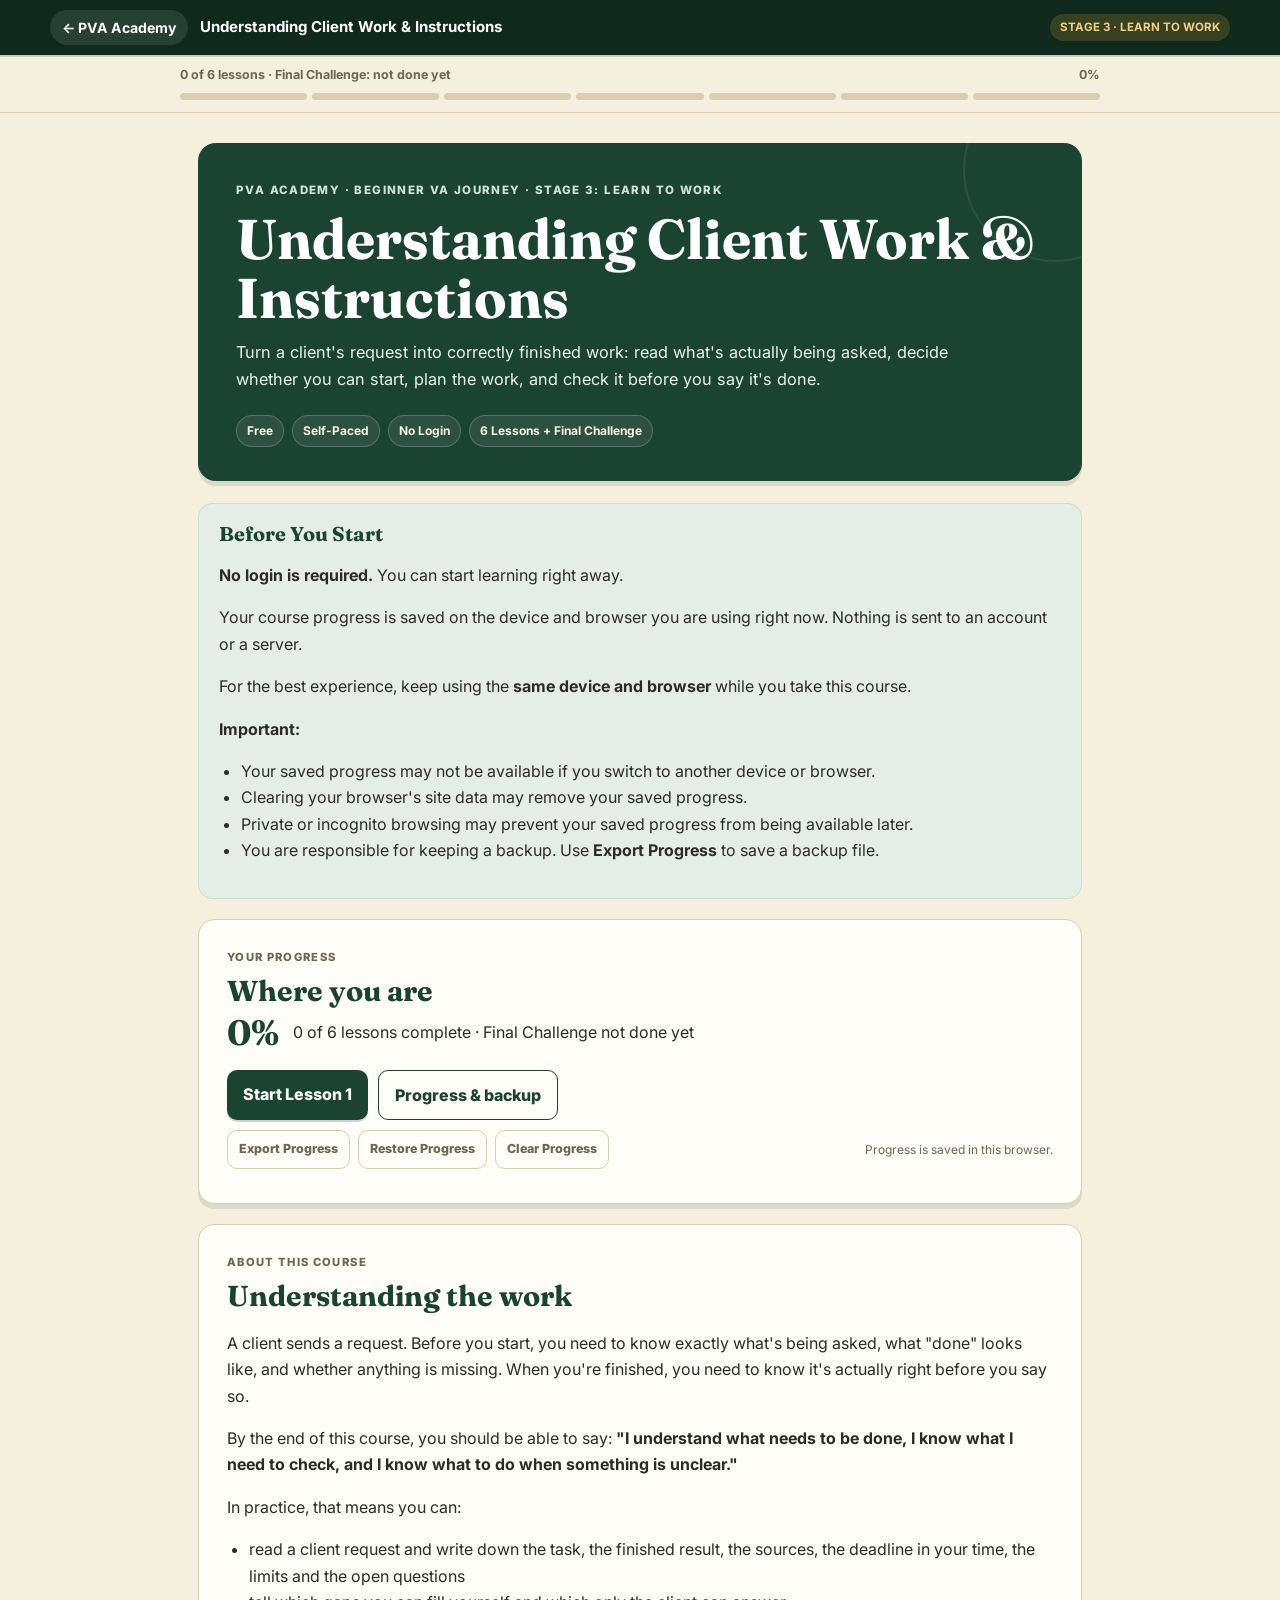
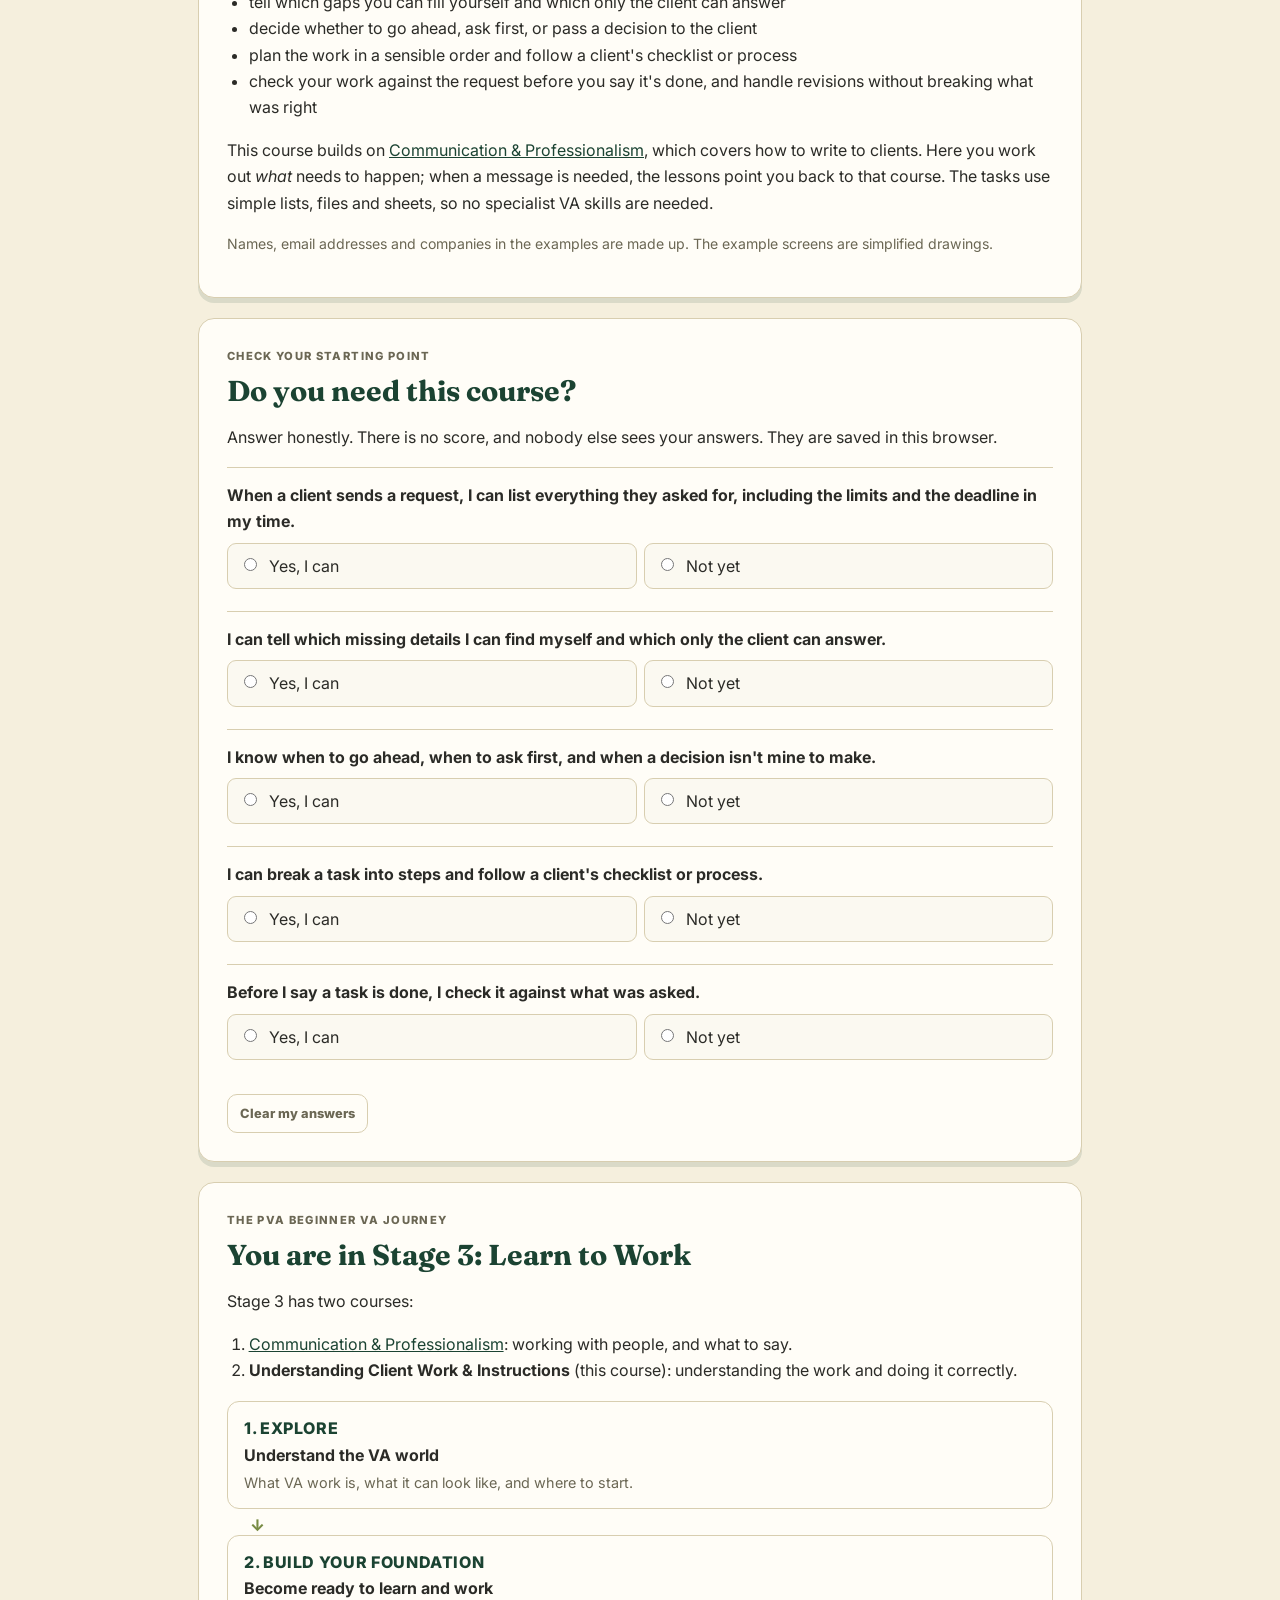
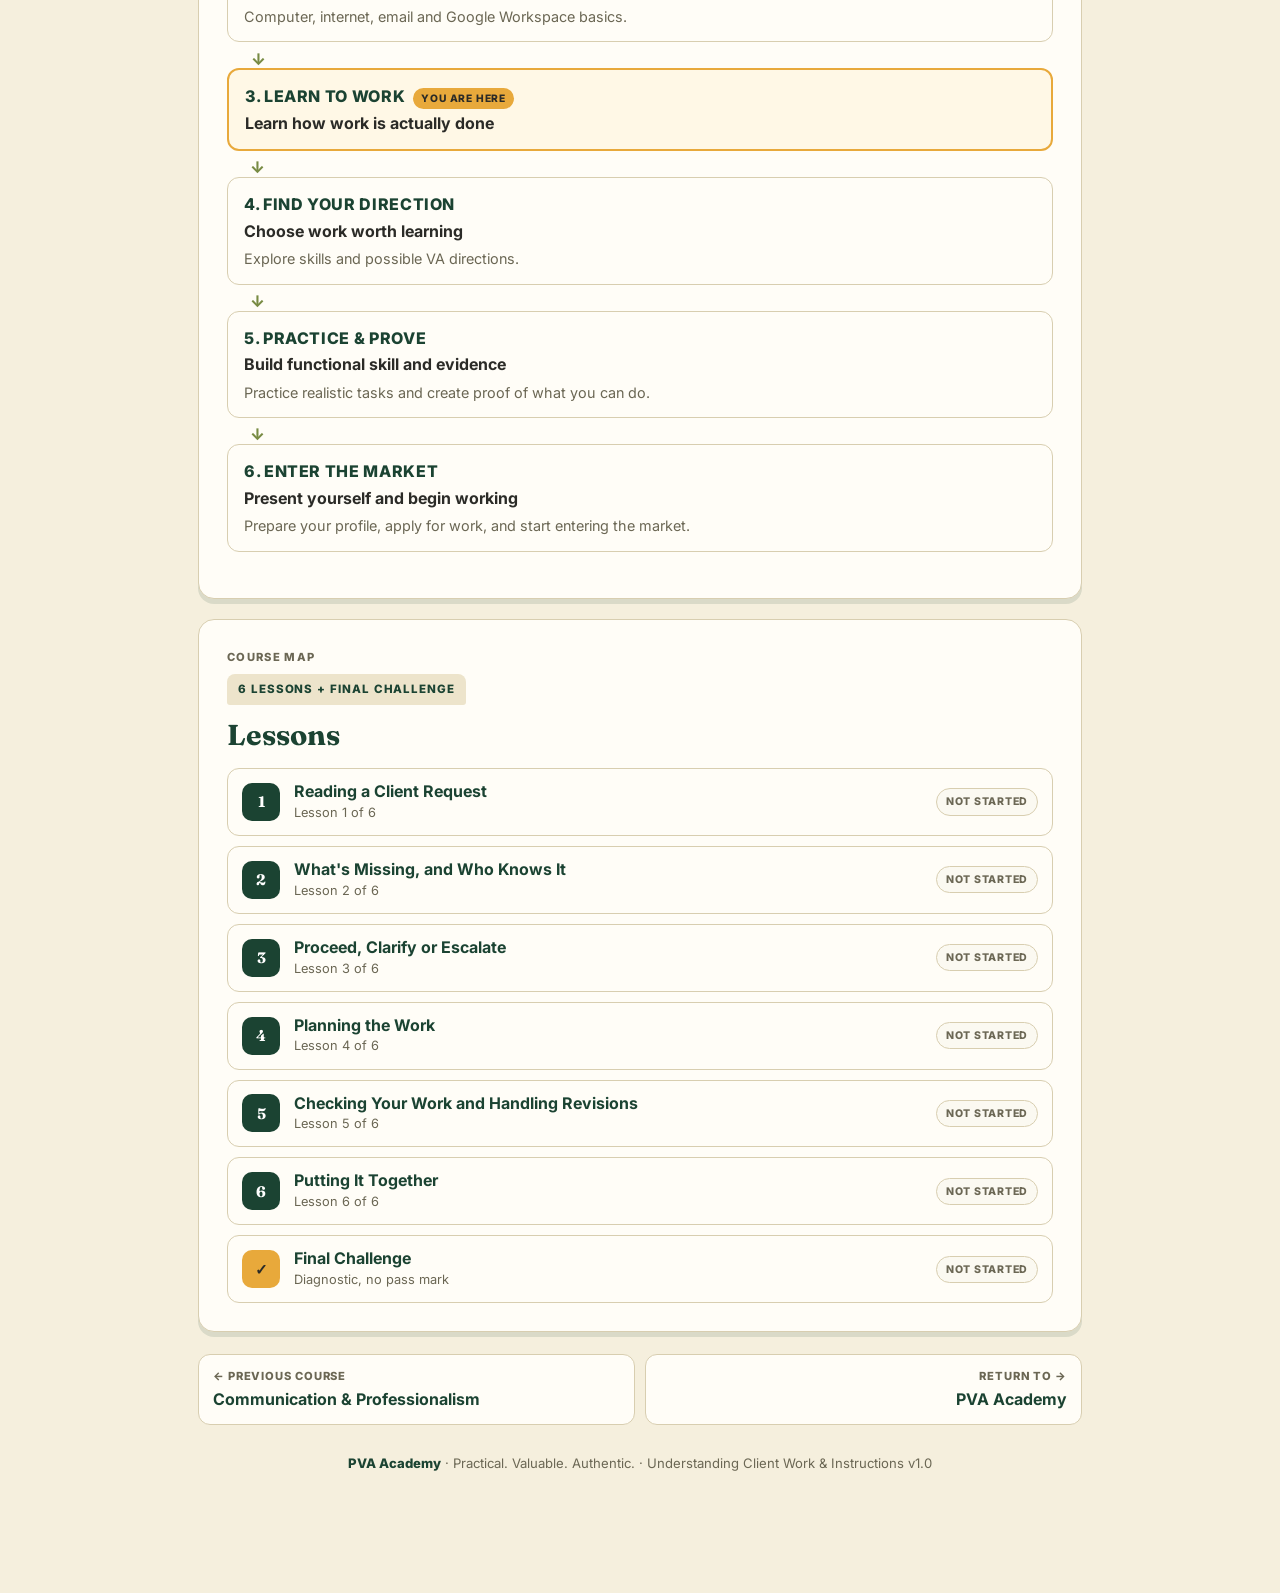
<file: public/index.html>
<!doctype html>
<html lang="en">
<head>
<meta charset="utf-8">
<meta name="viewport" content="width=device-width, initial-scale=1">
<meta name="theme-color" content="#1B4332">
<meta name="description" content="A free, self-paced PVA Academy course for aspiring VAs: read a client request carefully, decide whether you can start, plan the work, and check it before you say it&#x27;s done.">
<title>Understanding Client Work &amp; Instructions — PVA Academy</title>
<link rel="preconnect" href="https://fonts.googleapis.com">
<link rel="preconnect" href="https://fonts.gstatic.com" crossorigin>
<link href="https://fonts.googleapis.com/css2?family=Fraunces:opsz,wght@9..144,600;9..144,700&family=Inter:wght@400;500;600;700;800&display=swap" rel="stylesheet">
<link rel="stylesheet" href="./shared/course.css">
</head>
<body data-root="./" data-page="home" data-next-course="https://probinsiyanongva.org/">
<a class="skip-link" href="#main-content">Skip to course content</a>
<header class="route-bar"><div class="route-inner"><a class="home-btn" href="https://probinsiyanongva.org/" aria-label="Back to PVA Academy home page">← PVA Academy</a><div class="route-title"><a href="./">Understanding Client Work &amp; Instructions</a></div><div class="route-tag">STAGE 3 · LEARN TO WORK</div></div></header>
<div class="progress-wrap"><div class="progress-inner"><div class="progress-label"><span id="progressText">Getting started</span><span id="progressPct">0%</span></div><div class="progress-track" id="progressTrack"></div></div></div>
<main id="main-content">
<section class="course-header" id="top"><div class="eyebrow">PVA Academy · Beginner VA Journey · Stage 3: Learn to Work</div><h1>Understanding Client Work &amp; Instructions</h1><p>Turn a client's request into correctly finished work: read what's actually being asked, decide whether you can start, plan the work, and check it before you say it's done.</p><div class="meta-row"><span class="meta-chip">Free</span><span class="meta-chip">Self-Paced</span><span class="meta-chip">No Login</span><span class="meta-chip">6 Lessons + Final Challenge</span></div></section>
<div class="storage-banner hidden" id="storageBanner" role="status" aria-live="polite"><strong>Progress can't be saved in this browser.</strong><br><span id="storageBannerText">You can continue learning, but your progress may not remain after you close or refresh this page. If you are using private browsing or have blocked site data, try a normal browser window.</span></div>

<div class="before-start" aria-labelledby="before-start-title"><h2 id="before-start-title">Before You Start</h2><p><strong>No login is required.</strong> You can start learning right away.</p><p>Your course progress is saved on the device and browser you are using right now. Nothing is sent to an account or a server.</p><p>For the best experience, keep using the <strong>same device and browser</strong> while you take this course.</p><p><strong>Important:</strong></p><ul>
<li>Your saved progress may not be available if you switch to another device or browser.</li>
<li>Clearing your browser's site data may remove your saved progress.</li>
<li>Private or incognito browsing may prevent your saved progress from being available later.</li>
<li>You are responsible for keeping a backup. Use <strong>Export Progress</strong> to save a backup file.</li>
</ul></div>

<section class="card" aria-labelledby="progress-h">
<div class="section-label">Your progress</div>
<h2 id="progress-h" style="margin-bottom:6px">Where you are</h2>
<div class="progress-summary"><span class="big-pct" id="homePct">0%</span><span id="homeSummary">0 of 6 lessons complete · Final Challenge not done yet</span></div>
<div class="hero-actions"><a class="btn" id="continueBtn" href="lesson-1/">Start Lesson 1</a><a class="btn secondary" href="progress/">Progress &amp; backup</a></div>
<div class="progress-tools"><button class="btn subtle" type="button" id="exportBtn">Export Progress</button><button class="btn subtle" type="button" id="restoreBtn">Restore Progress</button><button class="btn subtle" type="button" id="clearBtn">Clear Progress</button><span class="save-state" data-save-state>Progress is saved in this browser.</span><input id="restoreFile" type="file" accept="application/json,.json" hidden></div>
</section>

<section class="completion hidden" id="completion"></section>

<section class="card" aria-labelledby="about-h">
<div class="section-label">About this course</div>
<h2 id="about-h">Understanding the work</h2>
<p>A client sends a request. Before you start, you need to know exactly what's being asked, what "done" looks like, and whether anything is missing. When you're finished, you need to know it's actually right before you say so.</p>
<p>By the end of this course, you should be able to say: <strong>"I understand what needs to be done, I know what I need to check, and I know what to do when something is unclear."</strong></p>
<p>In practice, that means you can:</p>
<ul><li>read a client request and write down the task, the finished result, the sources, the deadline in your time, the limits and the open questions</li><li>tell which gaps you can fill yourself and which only the client can answer</li><li>decide whether to go ahead, ask first, or pass a decision to the client</li><li>plan the work in a sensible order and follow a client&#x27;s checklist or process</li><li>check your work against the request before you say it&#x27;s done, and handle revisions without breaking what was right</li></ul>
<p>This course builds on <a href="https://pva-communication.probinsiyanongva.workers.dev/">Communication &amp; Professionalism</a>, which covers how to write to clients. Here you work out <em>what</em> needs to happen; when a message is needed, the lessons point you back to that course. The tasks use simple lists, files and sheets, so no specialist VA skills are needed.</p>
<p class="small">Names, email addresses and companies in the examples are made up. The example screens are simplified drawings.</p>
</section>

<section class="card" aria-labelledby="fit-h" id="fitCheck">
<div class="section-label">Check your starting point</div>
<h2 id="fit-h">Do you need this course?</h2>
<p>Answer honestly. There is no score, and nobody else sees your answers. They are saved in this browser.</p>
<div class="act-item fit-row" data-key="fit-1" data-lesson="1"><p class="act-q">When a client sends a request, I can list everything they asked for, including the limits and the deadline in my time.</p><div class="choice-row" role="radiogroup" aria-label="When a client sends a request, I can list everything they asked for, including the limits and the deadline in my time."><label class="choice"><input type="radio" name="fit-1" value="Yes"><span>Yes, I can</span></label><label class="choice"><input type="radio" name="fit-1" value="Not yet"><span>Not yet</span></label></div></div><div class="act-item fit-row" data-key="fit-2" data-lesson="2"><p class="act-q">I can tell which missing details I can find myself and which only the client can answer.</p><div class="choice-row" role="radiogroup" aria-label="I can tell which missing details I can find myself and which only the client can answer."><label class="choice"><input type="radio" name="fit-2" value="Yes"><span>Yes, I can</span></label><label class="choice"><input type="radio" name="fit-2" value="Not yet"><span>Not yet</span></label></div></div><div class="act-item fit-row" data-key="fit-3" data-lesson="3"><p class="act-q">I know when to go ahead, when to ask first, and when a decision isn&#x27;t mine to make.</p><div class="choice-row" role="radiogroup" aria-label="I know when to go ahead, when to ask first, and when a decision isn&#x27;t mine to make."><label class="choice"><input type="radio" name="fit-3" value="Yes"><span>Yes, I can</span></label><label class="choice"><input type="radio" name="fit-3" value="Not yet"><span>Not yet</span></label></div></div><div class="act-item fit-row" data-key="fit-4" data-lesson="4"><p class="act-q">I can break a task into steps and follow a client&#x27;s checklist or process.</p><div class="choice-row" role="radiogroup" aria-label="I can break a task into steps and follow a client&#x27;s checklist or process."><label class="choice"><input type="radio" name="fit-4" value="Yes"><span>Yes, I can</span></label><label class="choice"><input type="radio" name="fit-4" value="Not yet"><span>Not yet</span></label></div></div><div class="act-item fit-row" data-key="fit-5" data-lesson="5"><p class="act-q">Before I say a task is done, I check it against what was asked.</p><div class="choice-row" role="radiogroup" aria-label="Before I say a task is done, I check it against what was asked."><label class="choice"><input type="radio" name="fit-5" value="Yes"><span>Yes, I can</span></label><label class="choice"><input type="radio" name="fit-5" value="Not yet"><span>Not yet</span></label></div></div>
<div class="feedback" id="fitResult" aria-live="polite"></div>
<div class="hero-actions" style="margin-top:12px"><button class="btn subtle small-btn" type="button" id="fitReset">Clear my answers</button></div>
</section>

<section class="card" aria-labelledby="journey-h">
<div class="section-label">The PVA Beginner VA Journey</div>
<h2 id="journey-h">You are in Stage 3: Learn to Work</h2>
<p>Stage 3 has two courses:</p>
<ol><li><a href="https://pva-communication.probinsiyanongva.workers.dev/">Communication &amp; Professionalism</a>: working with people, and what to say.</li><li><strong>Understanding Client Work &amp; Instructions</strong> (this course): understanding the work and doing it correctly.</li></ol>
<ol class="flow"><li><div class="flow-name">1. EXPLORE</div><div class="flow-sub">Understand the VA world</div><div class="flow-detail">What VA work is, what it can look like, and where to start.</div></li><li><div class="flow-name">2. BUILD YOUR FOUNDATION</div><div class="flow-sub">Become ready to learn and work</div><div class="flow-detail">Computer, internet, email and Google Workspace basics.</div></li><li class="here"><div class="flow-name">3. LEARN TO WORK<span class="here-tag">You are here</span></div><div class="flow-sub">Learn how work is actually done</div></li><li><div class="flow-name">4. FIND YOUR DIRECTION</div><div class="flow-sub">Choose work worth learning</div><div class="flow-detail">Explore skills and possible VA directions.</div></li><li><div class="flow-name">5. PRACTICE &amp; PROVE</div><div class="flow-sub">Build functional skill and evidence</div><div class="flow-detail">Practice realistic tasks and create proof of what you can do.</div></li><li><div class="flow-name">6. ENTER THE MARKET</div><div class="flow-sub">Present yourself and begin working</div><div class="flow-detail">Prepare your profile, apply for work, and start entering the market.</div></li></ol>
</section>

<section class="card" aria-labelledby="map-h">
<div class="section-label">Course map</div><div class="folder-tab">6 lessons + Final Challenge</div>
<h2 id="map-h">Lessons</h2>
<ul class="lesson-list" id="lessonList"><li><a class="lesson-row" data-lesson="lesson-1" href="lesson-1/"><span class="lesson-num">1</span><span class="row-text"><span class="row-title">Reading a Client Request</span><span class="row-sub">Lesson 1 of 6</span></span><span class="stamp" data-stamp>Not started</span></a></li><li><a class="lesson-row" data-lesson="lesson-2" href="lesson-2/"><span class="lesson-num">2</span><span class="row-text"><span class="row-title">What&#x27;s Missing, and Who Knows It</span><span class="row-sub">Lesson 2 of 6</span></span><span class="stamp" data-stamp>Not started</span></a></li><li><a class="lesson-row" data-lesson="lesson-3" href="lesson-3/"><span class="lesson-num">3</span><span class="row-text"><span class="row-title">Proceed, Clarify or Escalate</span><span class="row-sub">Lesson 3 of 6</span></span><span class="stamp" data-stamp>Not started</span></a></li><li><a class="lesson-row" data-lesson="lesson-4" href="lesson-4/"><span class="lesson-num">4</span><span class="row-text"><span class="row-title">Planning the Work</span><span class="row-sub">Lesson 4 of 6</span></span><span class="stamp" data-stamp>Not started</span></a></li><li><a class="lesson-row" data-lesson="lesson-5" href="lesson-5/"><span class="lesson-num">5</span><span class="row-text"><span class="row-title">Checking Your Work and Handling Revisions</span><span class="row-sub">Lesson 5 of 6</span></span><span class="stamp" data-stamp>Not started</span></a></li><li><a class="lesson-row" data-lesson="lesson-6" href="lesson-6/"><span class="lesson-num">6</span><span class="row-text"><span class="row-title">Putting It Together</span><span class="row-sub">Lesson 6 of 6</span></span><span class="stamp" data-stamp>Not started</span></a></li><li><a class="lesson-row final" data-lesson="final-challenge" href="final-challenge/"><span class="lesson-num">✓</span><span class="row-text"><span class="row-title">Final Challenge</span><span class="row-sub">Diagnostic, no pass mark</span></span><span class="stamp" data-stamp>Not started</span></a></li></ul>
</section>
<nav class="pager" aria-label="Beginner VA Journey"><a class="prev" href="https://pva-communication.probinsiyanongva.workers.dev/"><span class="pager-dir">← Previous course</span><span class="pager-title">Communication &amp; Professionalism</span></a><a class="next" href="https://probinsiyanongva.org/"><span class="pager-dir">Return to →</span><span class="pager-title">PVA Academy</span></a></nav>
<footer><span class="footer-mark">PVA Academy</span> · Practical. Valuable. Authentic. · Understanding Client Work &amp; Instructions v1.0</footer>
</main>
<script src="./shared/progress.js"></script>
<script src="./shared/home.js"></script>
</body>
</html>
</file>
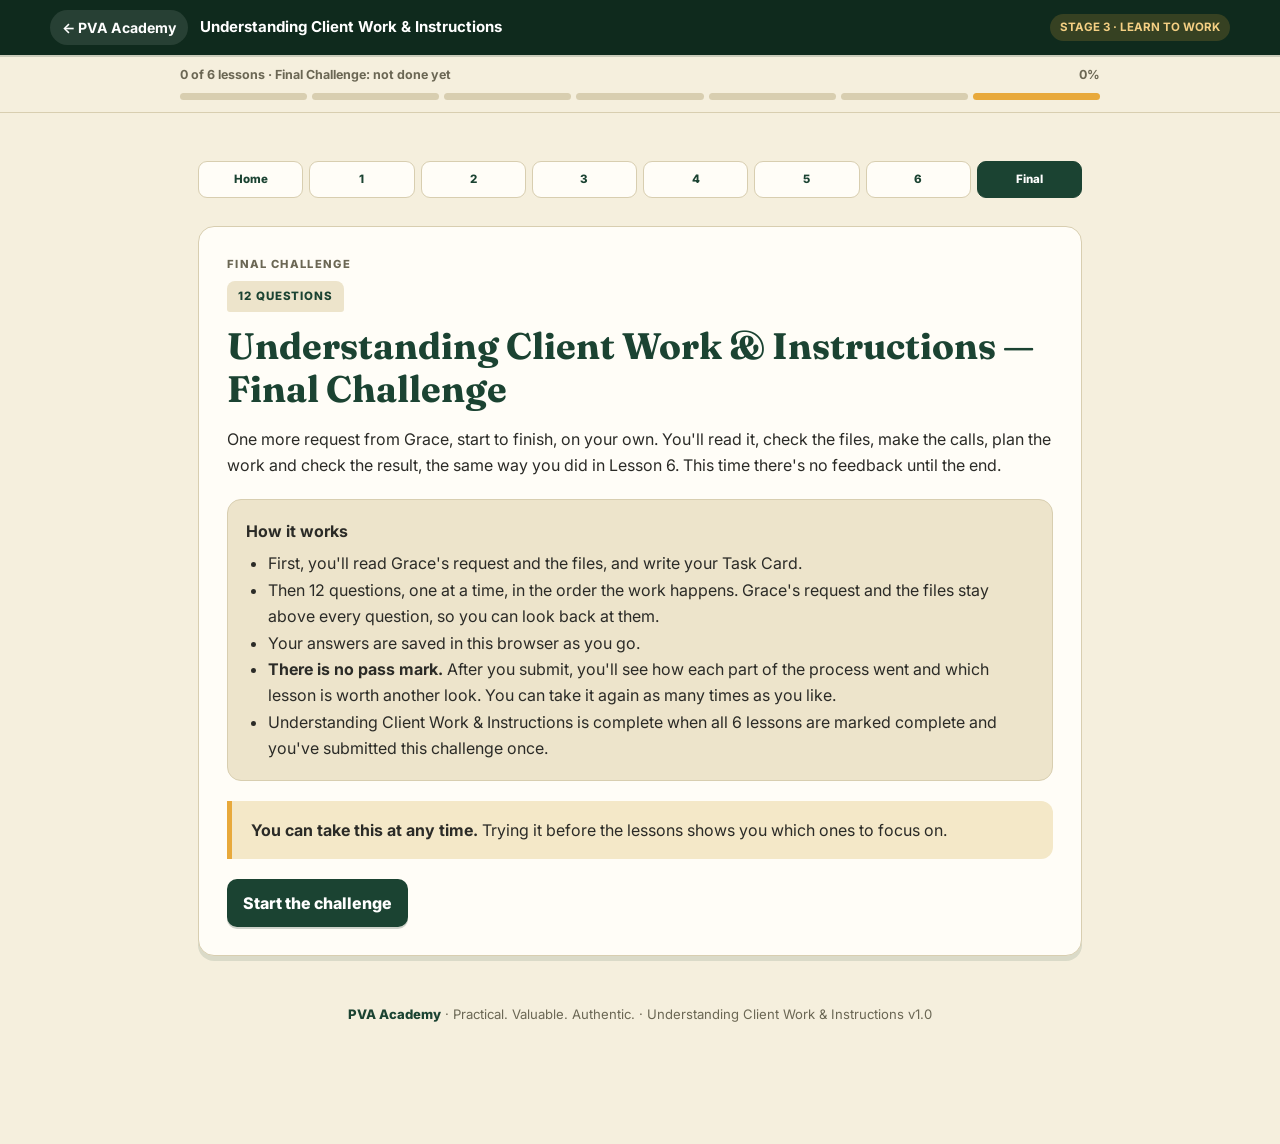
<file: public/final-challenge/index.html>
<!doctype html>
<html lang="en">
<head>
<meta charset="utf-8">
<meta name="viewport" content="width=device-width, initial-scale=1">
<meta name="theme-color" content="#1B4332">
<title>Final Challenge — Understanding Client Work &amp; Instructions | PVA Academy</title>
<link rel="preconnect" href="https://fonts.googleapis.com">
<link rel="preconnect" href="https://fonts.gstatic.com" crossorigin>
<link href="https://fonts.googleapis.com/css2?family=Fraunces:opsz,wght@9..144,600;9..144,700&family=Inter:wght@400;500;600;700;800&display=swap" rel="stylesheet">
<link rel="stylesheet" href="../shared/course.css">
</head>
<body data-root="../" data-next-course="https://probinsiyanongva.org/">
<a class="skip-link" href="#main-content">Skip to course content</a>
<header class="route-bar"><div class="route-inner"><a class="home-btn" href="https://probinsiyanongva.org/" aria-label="Back to PVA Academy home page">← PVA Academy</a><div class="route-title"><a href="../">Understanding Client Work &amp; Instructions</a></div><div class="route-tag">STAGE 3 · LEARN TO WORK</div></div></header>
<div class="progress-wrap"><div class="progress-inner"><div class="progress-label"><span id="progressText">Getting started</span><span id="progressPct">0%</span></div><div class="progress-track" id="progressTrack"></div></div></div>
<main id="main-content">
<div class="storage-banner hidden" id="storageBanner" role="status" aria-live="polite"><strong>Progress can't be saved in this browser.</strong><br><span id="storageBannerText">You can continue learning, but your progress may not remain after you close or refresh this page. If you are using private browsing or have blocked site data, try a normal browser window.</span></div>
<nav class="lesson-nav" id="lessonNav" aria-label="Course lessons"></nav>
<section class="card" id="assessIntro">
<div class="section-label">Final Challenge</div><div class="folder-tab">12 questions</div>
<h1 style="font:700 clamp(1.7rem,4vw,2.3rem)/1.15 Fraunces,Georgia,serif;color:var(--green);margin:0 0 10px">Understanding Client Work &amp; Instructions — Final Challenge</h1>
<p>One more request from Grace, start to finish, on your own. You'll read it, check the files, make the calls, plan the work and check the result, the same way you did in Lesson 6. This time there's no feedback until the end.</p>
<div class="key-idea"><strong>How it works</strong><ul style="margin:.4em 0 0"><li>First, you'll read Grace's request and the files, and write your Task Card.</li><li>Then 12 questions, one at a time, in the order the work happens. Grace's request and the files stay above every question, so you can look back at them.</li><li>Your answers are saved in this browser as you go.</li><li><strong>There is no pass mark.</strong> After you submit, you'll see how each part of the process went and which lesson is worth another look. You can take it again as many times as you like.</li><li>Understanding Client Work &amp; Instructions is complete when all 6 lessons are marked complete and you've submitted this challenge once.</li></ul></div>
<div id="gate" class="callout hidden"></div>
<div class="hero-actions"><button class="btn" type="button" id="startBtn">Start the challenge</button></div>
</section>
<section class="card hidden packet" id="packet" aria-label="Your work packet">
<div class="section-label">Your work packet</div><p class="small" style="margin:0 0 8px">Grace&#x27;s request and everything you can see. Open any part when you need it.</p><details class="packet-part"><summary>Grace&#x27;s request</summary><div class="packet-body"><figure class="mock" role="group" aria-label="Email from Grace Tan: November restock"><div class="mock-frame"><div class="mock-bar"><span class="mock-app">Mail</span><span class="avatar av-5" aria-hidden="true">A</span></div><div class="mock-mail"><p class="m-subject">November restock</p><div class="m-head"><span class="avatar av-2" aria-hidden="true">G</span><div class="m-who"><strong>Grace Tan</strong> &lt;grace@harborhill.co&gt;<br><span class="small">to ana@harborhill.co · Tuesday</span></div></div><div class="m-bodytext"><p>Hi Ana! Time for the November restock order to Clayworks. Please make an order sheet from the Order Template with every Clayworks product that&#x27;s under 10 in the October stock count. Order enough to bring each one up to 30. Use the costs from the Price List, and skip anything discontinued. Put it in the Suppliers folder by Thursday at 5 PM my time. Don&#x27;t send it to Rina; I&#x27;ll check it and send it on Friday. Thanks!</p></div><div></div></div></div></figure></div></details><details class="packet-part"><summary>Stock Count – October</summary><div class="packet-body"><figure class="mock" role="group" aria-label="Stock Count – October"><div class="mock-frame"><div class="mock-doc"><div class="m-docname"><span class="ft ft-sheet">SHEET</span>Stock Count – October<span class="m-status"></span></div></div><div class="mock-sheet"><table><tr><th></th><th>A</th><th>B</th></tr><tr><th>1</th><td>Product</td><td>Count</td></tr><tr><th>2</th><td>Moss Mug</td><td>20</td></tr><tr><th>3</th><td>Clay Mug</td><td>16</td></tr><tr><th>4</th><td>Sky Mug</td><td>18</td></tr><tr><th>5</th><td>Sand Bowl</td><td>6</td></tr><tr><th>6</th><td>Tide Plate</td><td>30</td></tr><tr><th>7</th><td>Fern Vase</td><td>12</td></tr><tr><th>8</th><td>Dune Platter</td><td>4</td></tr><tr><th>9</th><td>Salt Cup</td><td>9</td></tr><tr><th>10</th><td>Pebble Bowl</td><td>3</td></tr><tr><th>11</th><td>Reed Vase</td><td>7</td></tr></table></div></div><figcaption>The Stock Counts folder also has Stock Count – September.</figcaption></figure></div></details><details class="packet-part"><summary>Products</summary><div class="packet-body"><figure class="mock" role="group" aria-label="Products"><div class="mock-frame"><div class="mock-doc"><div class="m-docname"><span class="ft ft-sheet">SHEET</span>Products<span class="m-status"></span></div></div><div class="mock-sheet"><table><tr><th></th><th>A</th><th>B</th></tr><tr><th>1</th><td>Product</td><td>Status</td></tr><tr><th>2</th><td>Moss Mug</td><td>Active</td></tr><tr><th>3</th><td>Clay Mug</td><td>Active</td></tr><tr><th>4</th><td>Sky Mug</td><td>Active</td></tr><tr><th>5</th><td>Sand Bowl</td><td>Active</td></tr><tr><th>6</th><td>Tide Plate</td><td>Active</td></tr><tr><th>7</th><td>Fern Vase</td><td>Active</td></tr><tr><th>8</th><td>Dune Platter</td><td>Active</td></tr><tr><th>9</th><td>Salt Cup</td><td>Active</td></tr><tr><th>10</th><td>Pebble Bowl</td><td>Active</td></tr><tr><th>11</th><td>Reed Vase</td><td>Discontinued</td></tr></table></div></div></figure></div></details><details class="packet-part"><summary>Price List (Clayworks rows)</summary><div class="packet-body"><figure class="mock" role="group" aria-label="Price List"><div class="mock-frame"><div class="mock-doc"><div class="m-docname"><span class="ft ft-sheet">SHEET</span>Price List<span class="m-status"></span></div></div><div class="mock-sheet"><table><tr><th></th><th>A</th><th>B</th><th>C</th></tr><tr><th>1</th><td>Product</td><td>Cost</td><td>Retail</td></tr><tr><th>2</th><td>Moss Mug</td><td>$9.50</td><td>$24</td></tr><tr><th>3</th><td>Clay Mug</td><td>$9.50</td><td>$24</td></tr><tr><th>4</th><td>Sky Mug</td><td>$9.50</td><td>$24</td></tr><tr><th>5</th><td>Sand Bowl</td><td>$12.50</td><td>$32</td></tr><tr><th>6</th><td>Tide Plate</td><td>$11.50</td><td>$38</td></tr><tr><th>7</th><td>Fern Vase</td><td>$15.50</td><td>$58</td></tr><tr><th>8</th><td>Dune Platter</td><td>$19</td><td>$48</td></tr><tr><th>9</th><td>Salt Cup</td><td>$6.50</td><td>$18</td></tr><tr><th>10</th><td>Pebble Bowl</td><td>(blank) waiting on Rina</td><td>$42</td></tr><tr><th>11</th><td>Reed Vase</td><td>$16</td><td>$68</td></tr></table></div></div></figure></div></details><details class="packet-part"><summary>Earlier messages</summary><div class="packet-body"><figure class="mock" role="group" aria-label="Email from Rina Lopez, last week"><div class="mock-frame"><div class="mock-bar"><span class="mock-app">Mail</span><span class="avatar av-5" aria-hidden="true">A</span></div><div class="mock-mail"><p class="m-subject">Pebble Bowl cost</p><div class="m-head"><span class="avatar av-4" aria-hidden="true">R</span><div class="m-who"><strong>Rina Lopez, Clayworks</strong> &lt;rina@clayworks.example.com&gt;<br><span class="small">to ana@harborhill.co · Last week</span></div></div><div class="m-bodytext"><p>Sorry for the delay! Pebble Bowl cost from October: $10.50.</p></div><div></div></div></div></figure><figure class="mock" role="group" aria-label="Grace&#x27;s chat message last week"><div class="mock-frame"><div class="mock-bar"><span class="mock-app">Chat</span><span class="chat-with">Grace Tan</span></div><div class="chat-thread"><div class="chat-msg"><span class="avatar av-2" aria-hidden="true">G</span><div class="chat-bubble"><div class="chat-meta"><strong>Grace Tan</strong> <span>Last week</span></div><div class="chat-text">Heads up: I&#x27;m moving the Salt Cups to a new supplier after this month.</div></div></div></div></div></figure></div></details><details class="packet-part"><summary>Supplier Orders checklist</summary><div class="packet-body"><figure class="mock" role="group" aria-label="Supplier Orders checklist"><div class="mock-frame"><div class="mock-doc"><div class="m-docname"><span class="ft ft-doc">DOC</span>Supplier Orders<span class="m-status"></span></div><div class="m-menu" aria-hidden="true"><span>File</span><span>Edit</span><span>View</span><span>Insert</span><span>Format</span><span>Tools</span></div><p class="m-docline">1. Copy the Order Template and name it Supplier – Order – Month (the month you&#x27;re ordering for).</p><p class="m-docline">2. List each item with its order quantity and cost.</p><p class="m-docline">3. Ask Mark to confirm the counts for the items you&#x27;re ordering.</p><p class="m-docline">4. Put it in the Suppliers folder.</p><p class="m-docline">5. Set the Orders Tracker status to Ready for Grace.</p></div></div></figure></div></details><details class="packet-part"><summary>Team calendar and Orders Tracker</summary><div class="packet-body"><p><strong>Team calendar:</strong> Mark is on leave Wednesday to Friday this week.</p><p><strong>Orders Tracker:</strong> Clayworks – Nov · Status: (blank)</p></div></details>
</section>
<section class="card hidden" id="taskCardStep">
<div class="stage-marker" style="margin-top:0;border-top:0;padding-top:0"><span class="stage-label">READ</span><span class="stage-q">What exactly is being asked?</span></div>
<h2>Your Task Card</h2><p>Read Grace's request and the files, then fill in your Task Card. Short notes are fine, in English or Taglish. It's saved in this browser.</p><p>It isn't scored. After you submit, you'll see a model Task Card to compare with yours.</p><div class="tc-field"><label class="field-label" for="fc-tc-task">Task</label><textarea class="response" id="fc-tc-task" data-fc-tc="task" data-label="Task" placeholder="Everything Grace asked you to do"></textarea></div><div class="tc-field"><label class="field-label" for="fc-tc-result">Finished result</label><textarea class="response" id="fc-tc-result" data-fc-tc="result" data-label="Finished result" placeholder="What will exist when you&#x27;re done"></textarea></div><div class="tc-field"><label class="field-label" for="fc-tc-sources">Sources</label><textarea class="response" id="fc-tc-sources" data-fc-tc="sources" data-label="Sources" placeholder="Files or information you&#x27;ll work from"></textarea></div><div class="tc-field"><label class="field-label" for="fc-tc-deadline">Deadline</label><textarea class="response" id="fc-tc-deadline" data-fc-tc="deadline" data-label="Deadline" placeholder="In Philippine time, plus Grace&#x27;s words"></textarea></div><div class="tc-field"><label class="field-label" for="fc-tc-limits">Limits</label><textarea class="response" id="fc-tc-limits" data-fc-tc="limits" data-label="Limits" placeholder="Every &quot;don&#x27;t&quot;, &quot;only&quot; and &quot;must&quot;"></textarea></div><div class="tc-field"><label class="field-label" for="fc-tc-questions">Open questions</label><textarea class="response" id="fc-tc-questions" data-fc-tc="questions" data-label="Open questions" placeholder="What the messages don&#x27;t tell you"></textarea></div>
<div class="assess-nav"><span></span><button type="button" class="btn" id="startQsBtn">Start the questions</button></div>
</section>
<section class="card hidden" id="assessRunner" aria-live="polite"></section>
<section class="card hidden" id="assessResult"></section>
<section class="completion hidden" id="completion"></section>
<footer><span class="footer-mark">PVA Academy</span> · Practical. Valuable. Authentic. · Understanding Client Work &amp; Instructions v1.0</footer>
</main>
<script src="../shared/progress.js"></script>
<script src="../shared/challenge-data.js"></script>
<script src="../shared/challenge.js"></script>
</body>
</html>
</file>
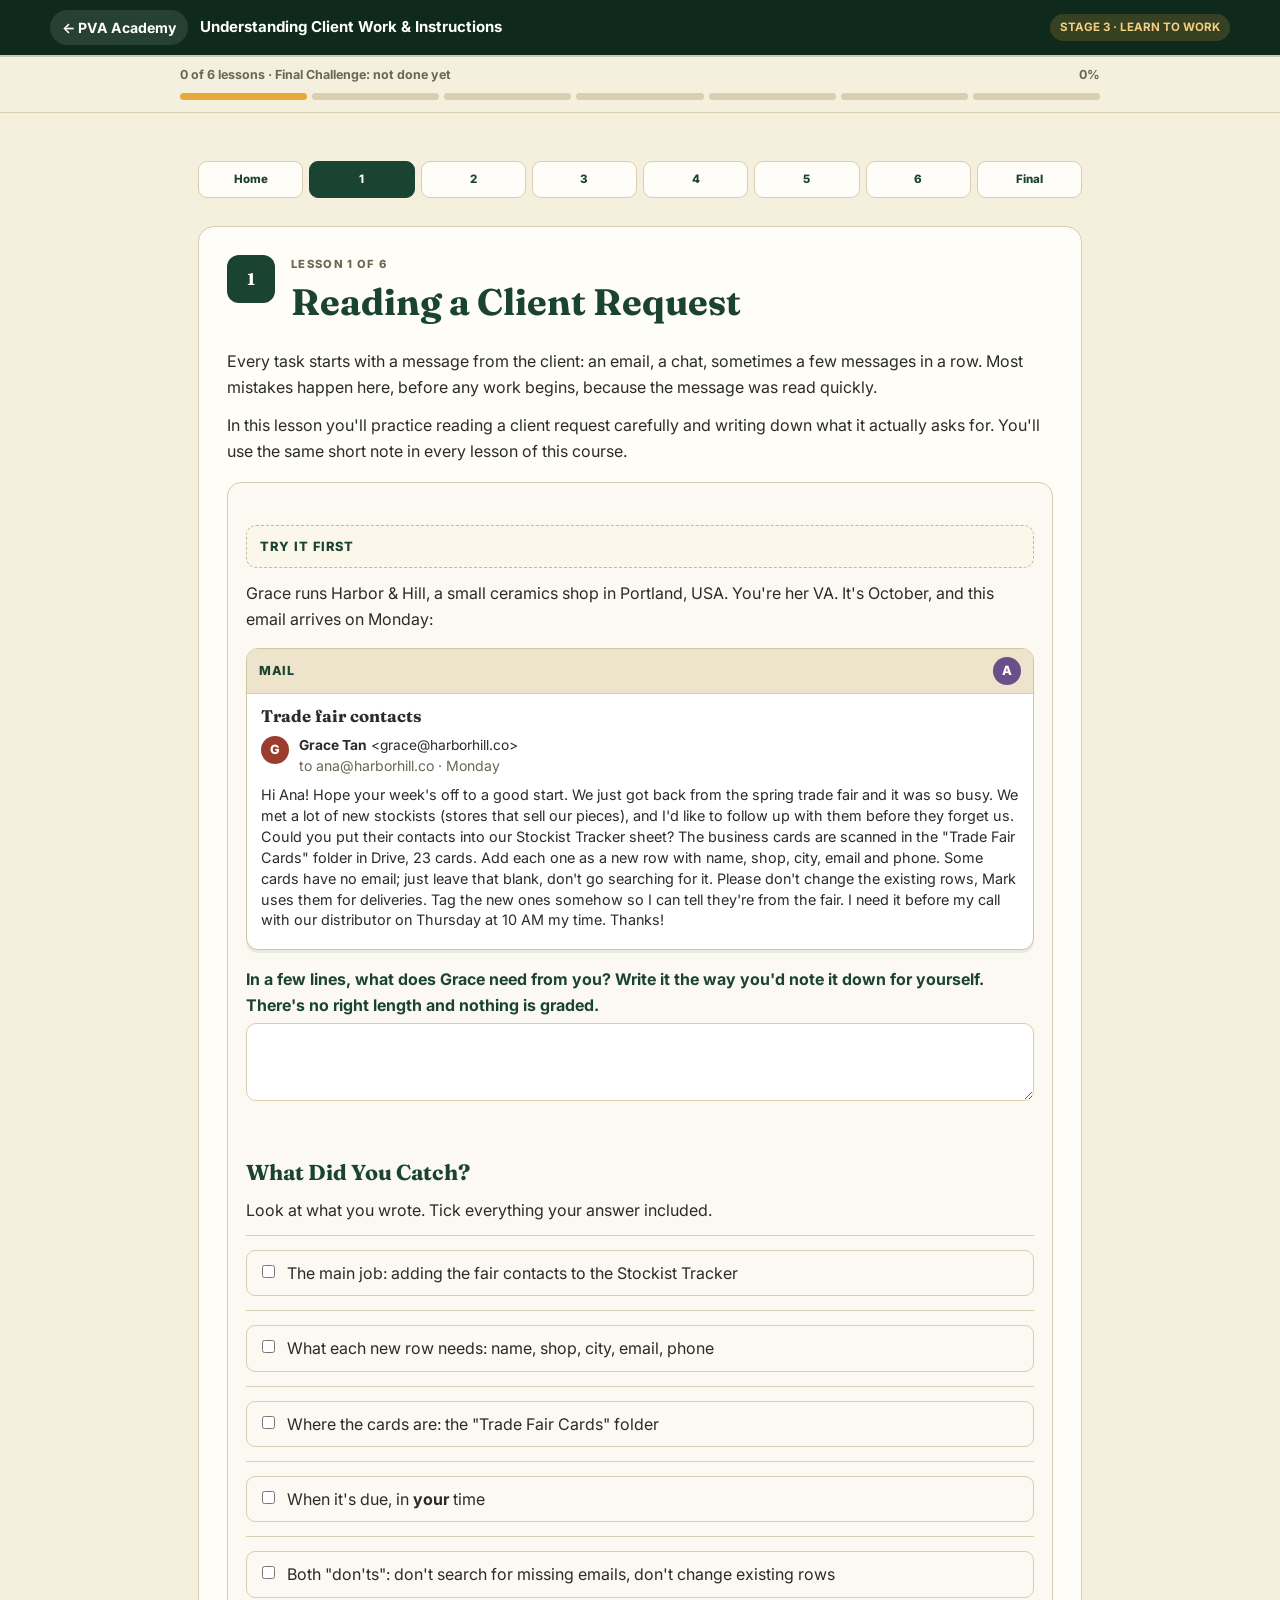
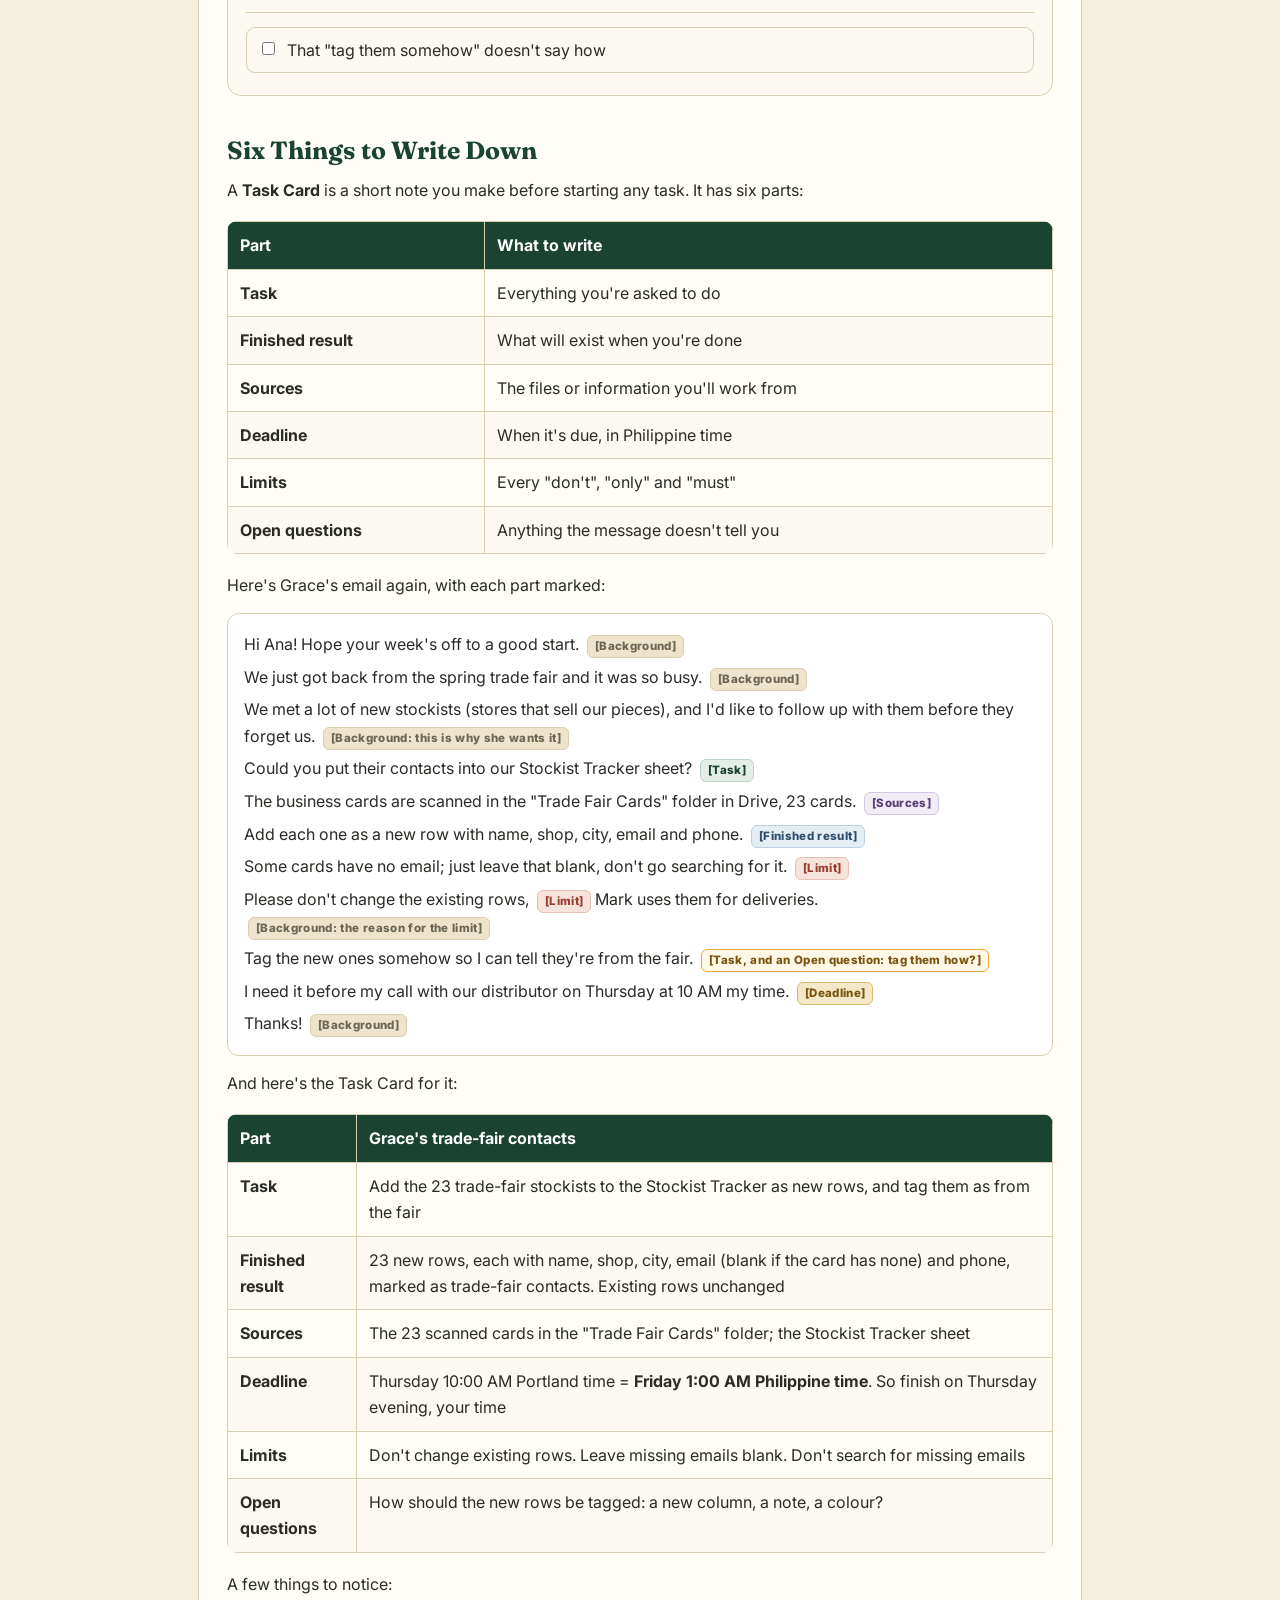
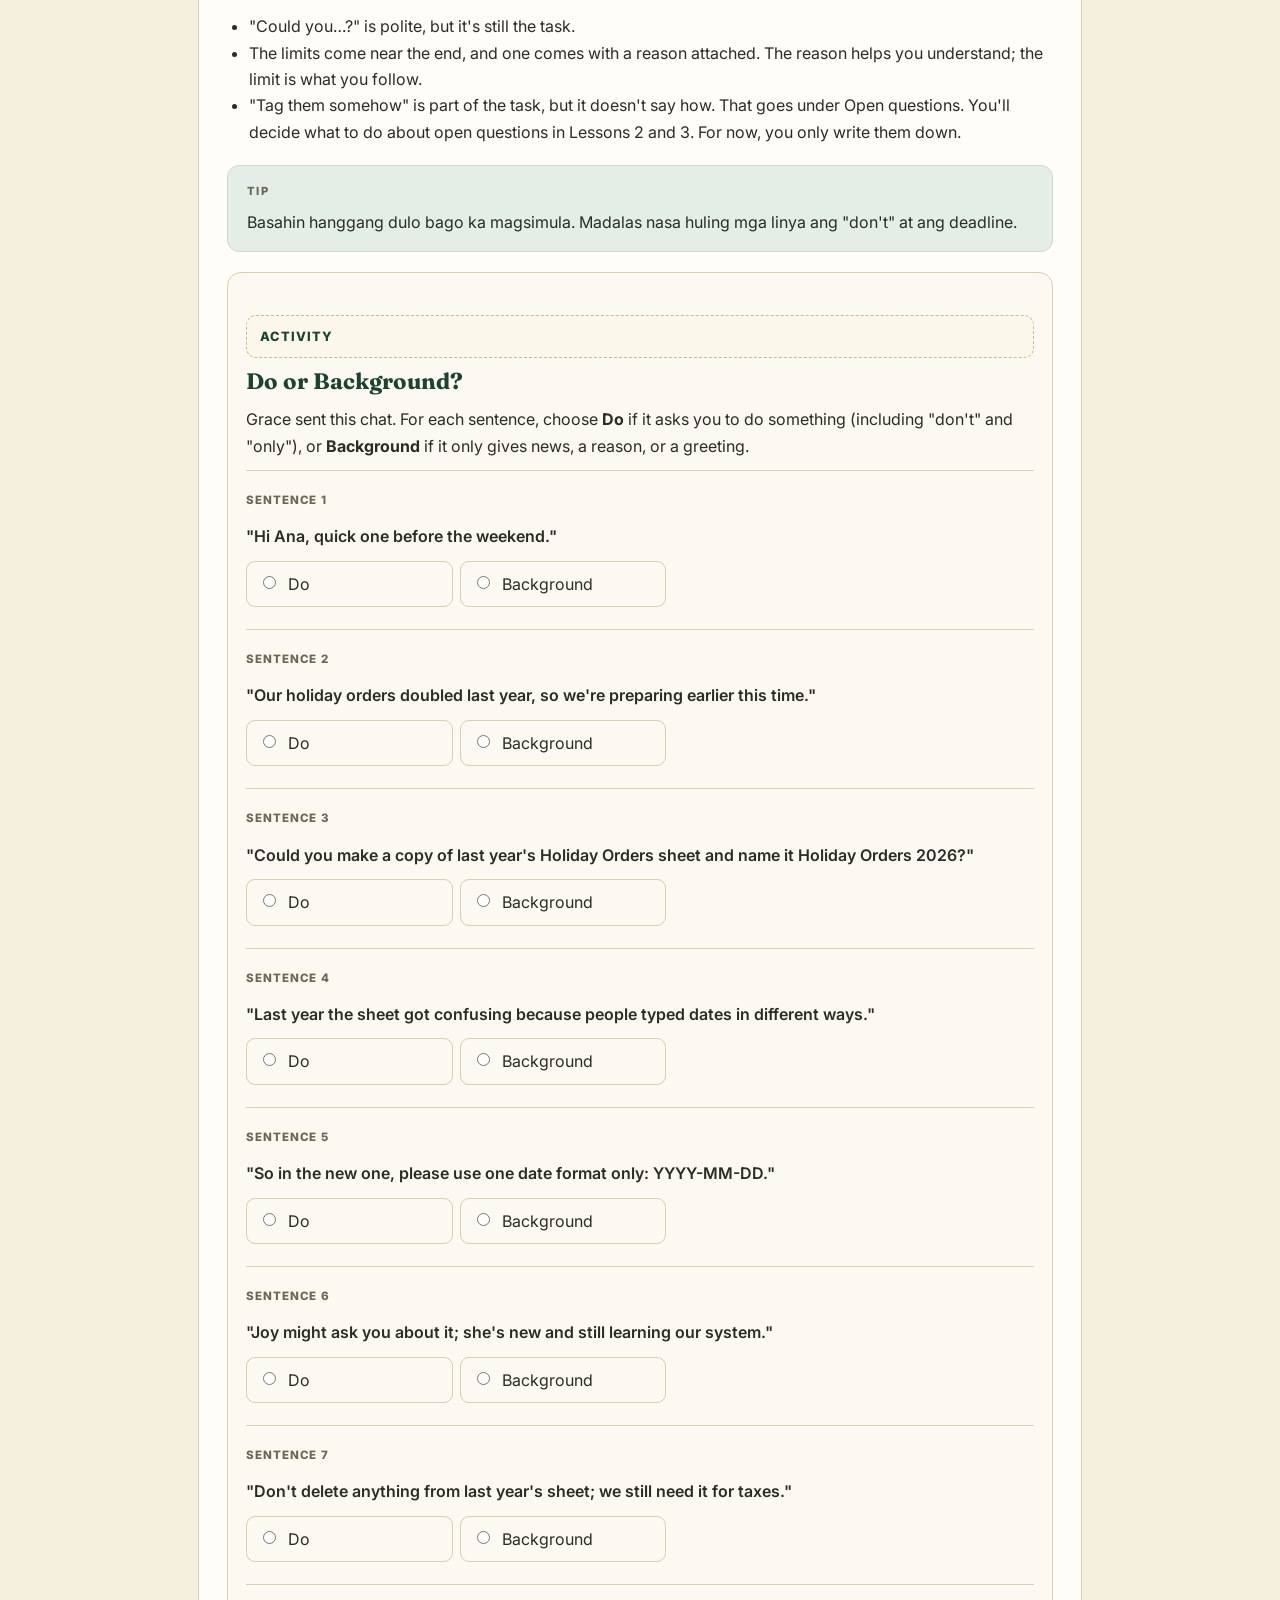
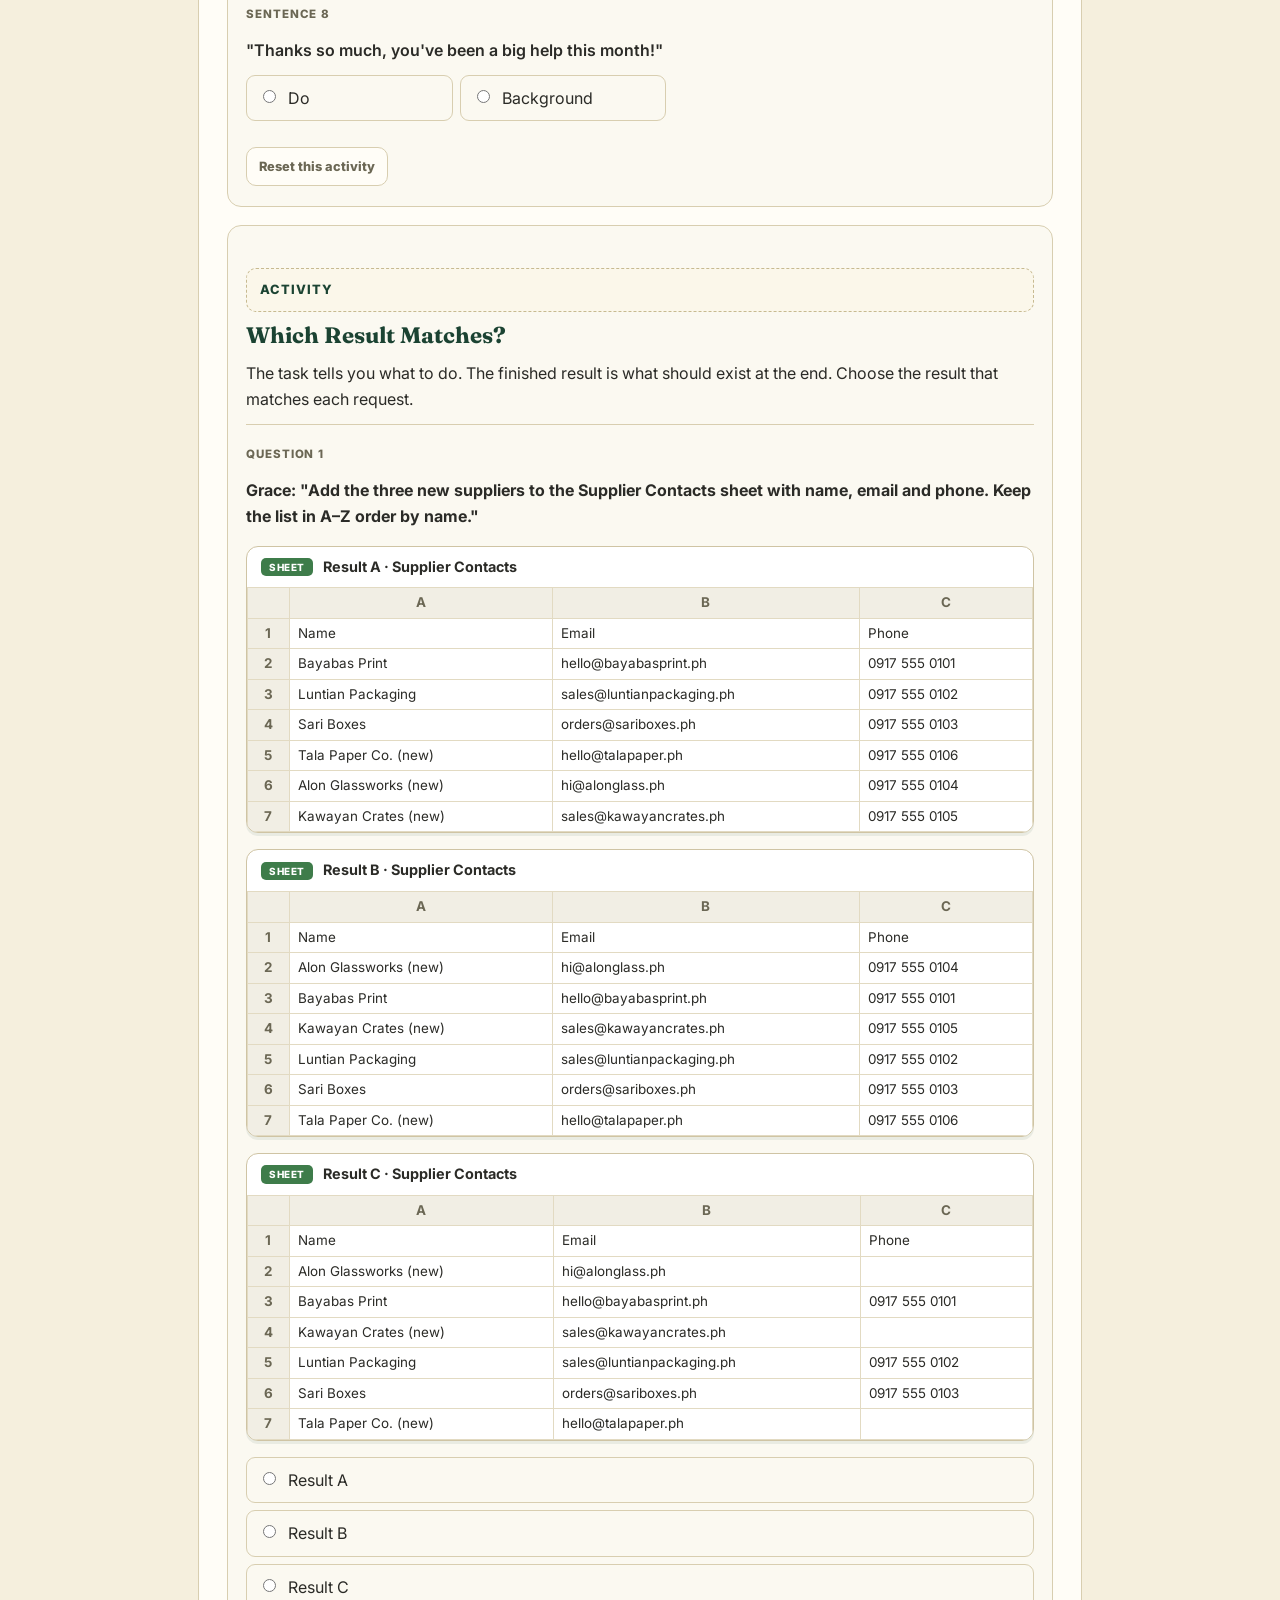
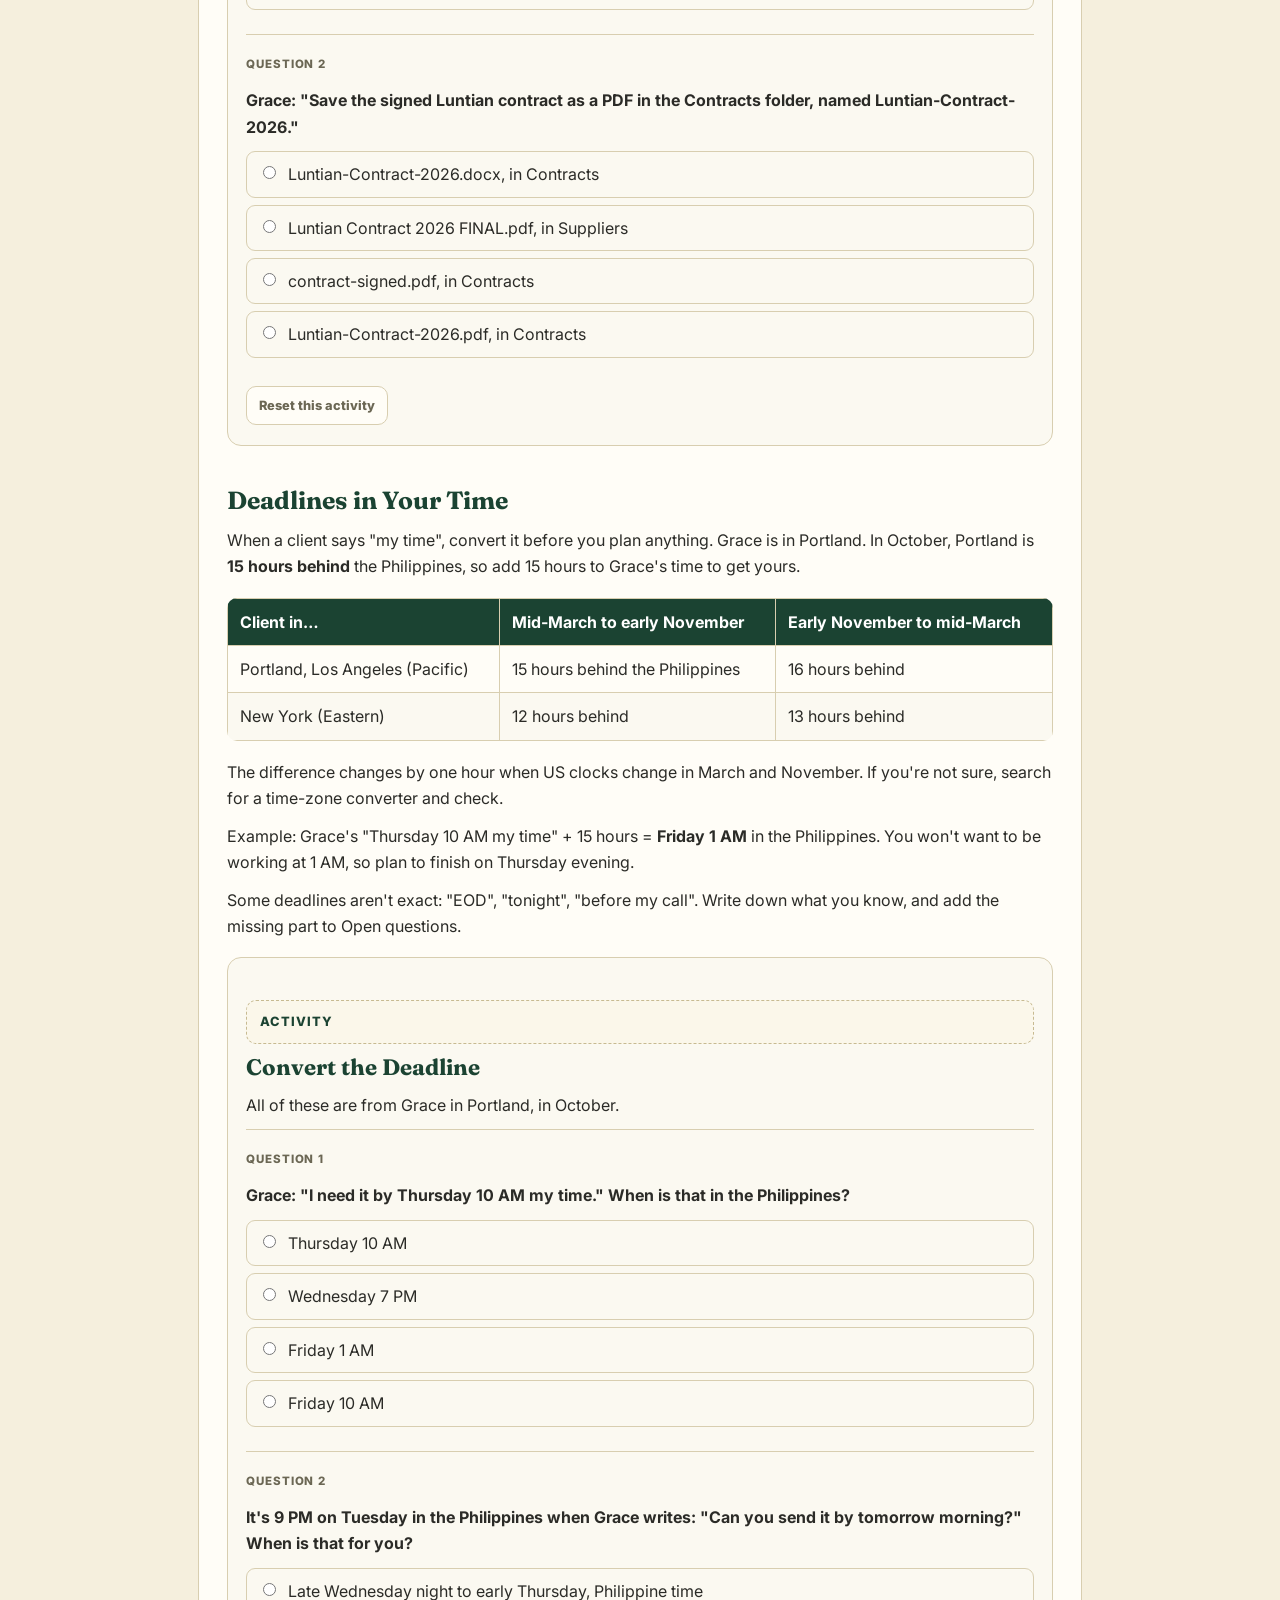
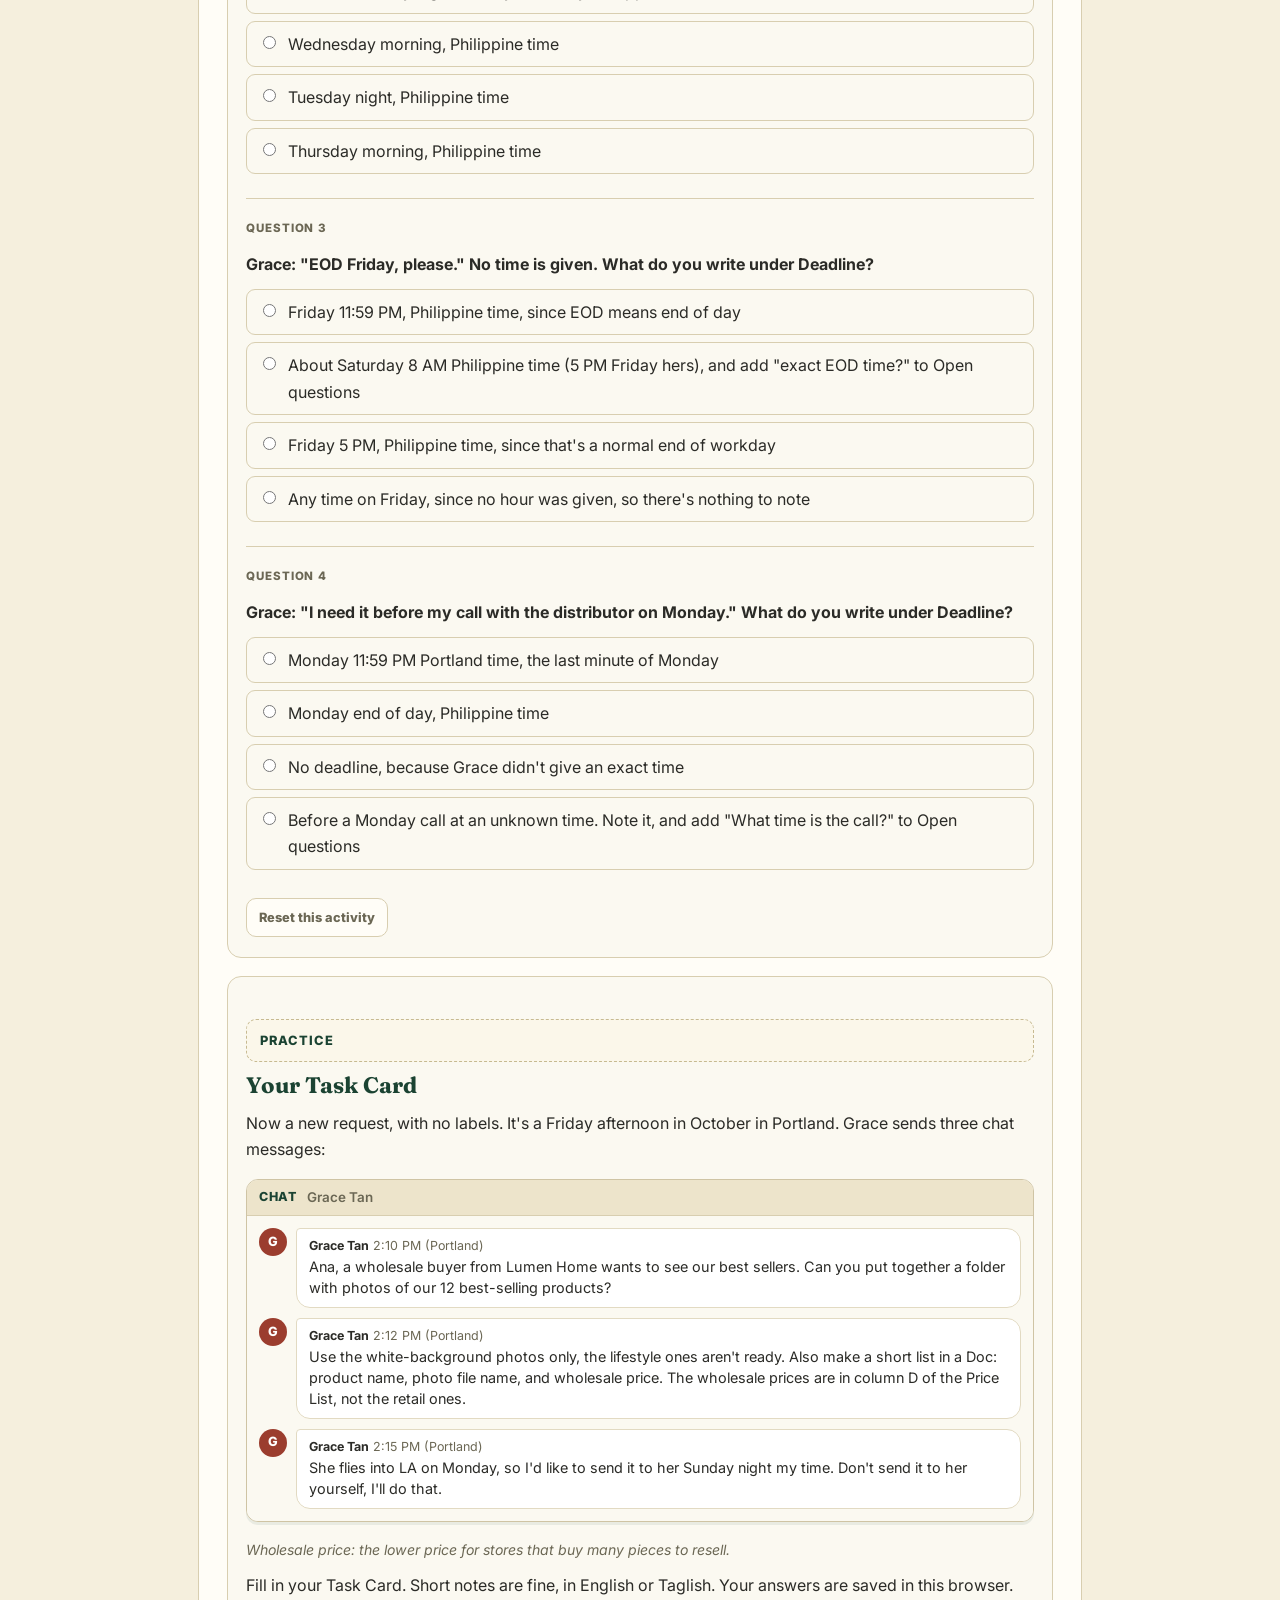
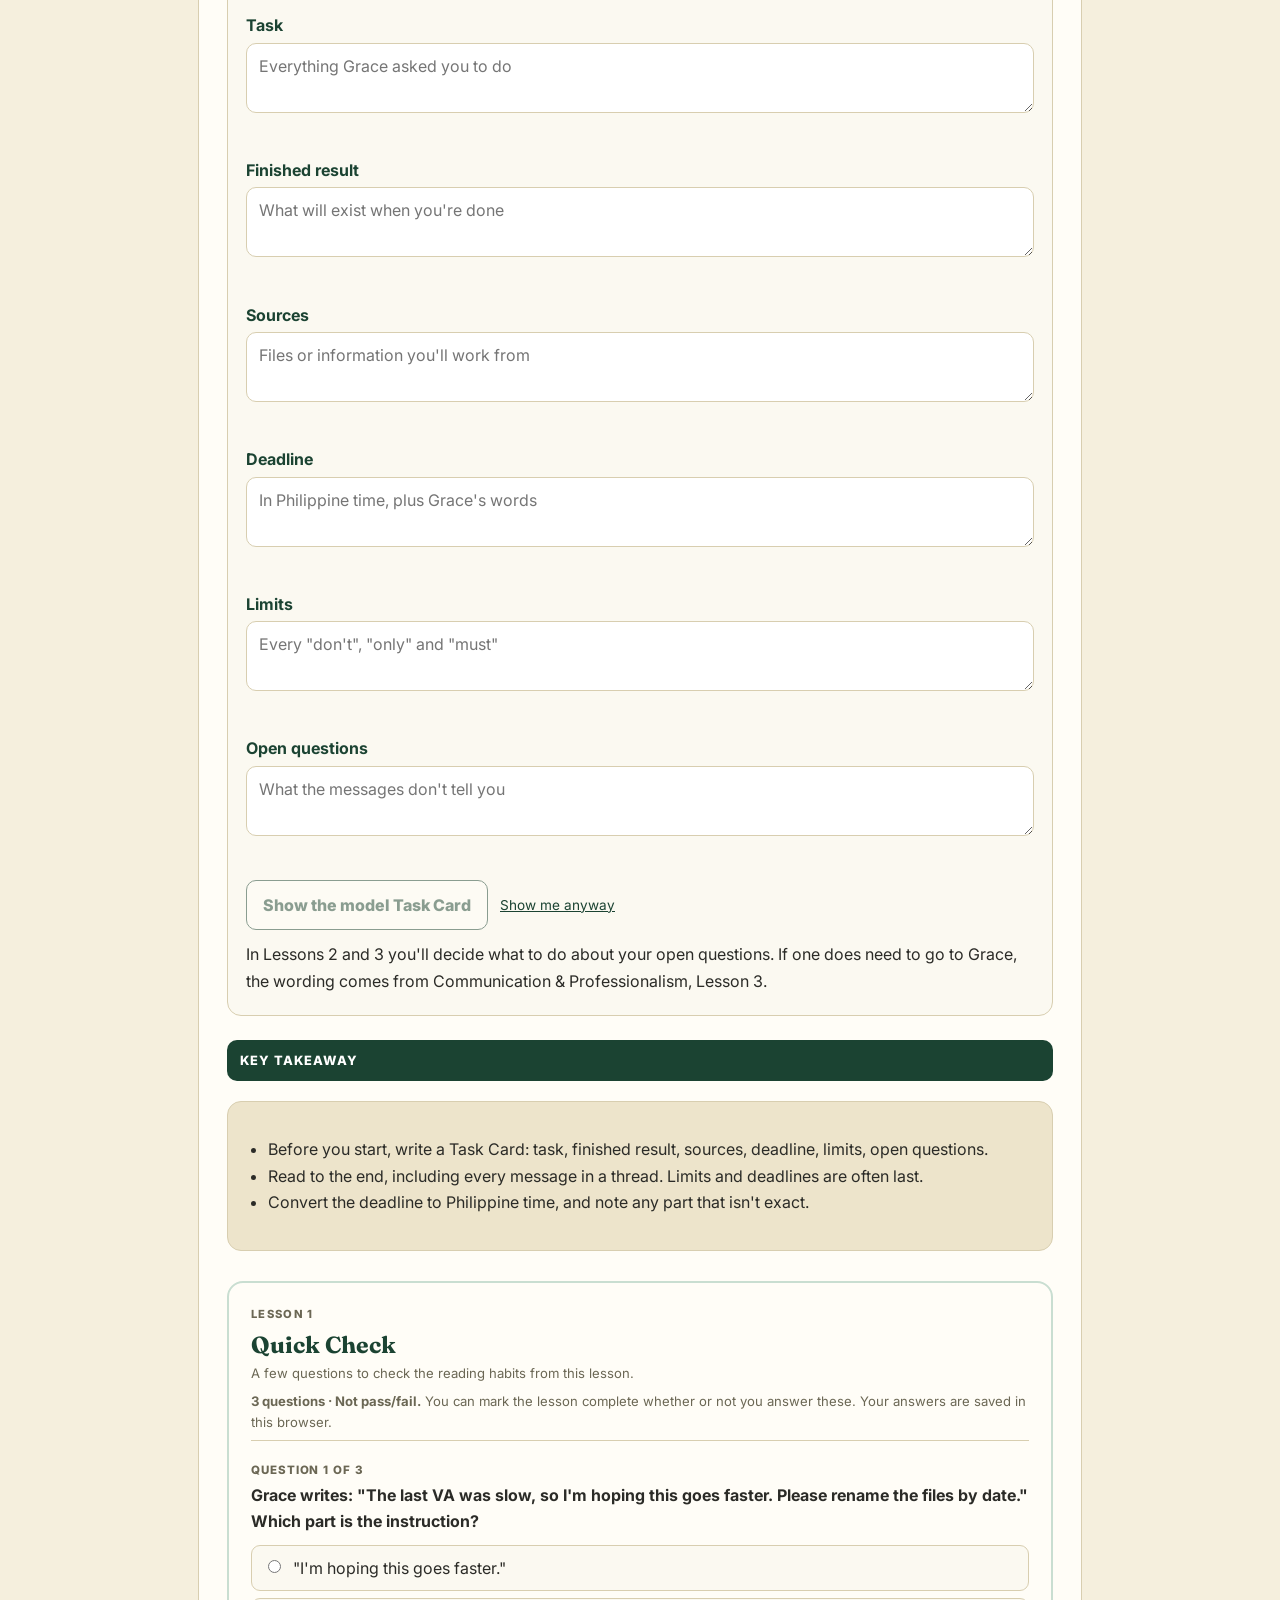
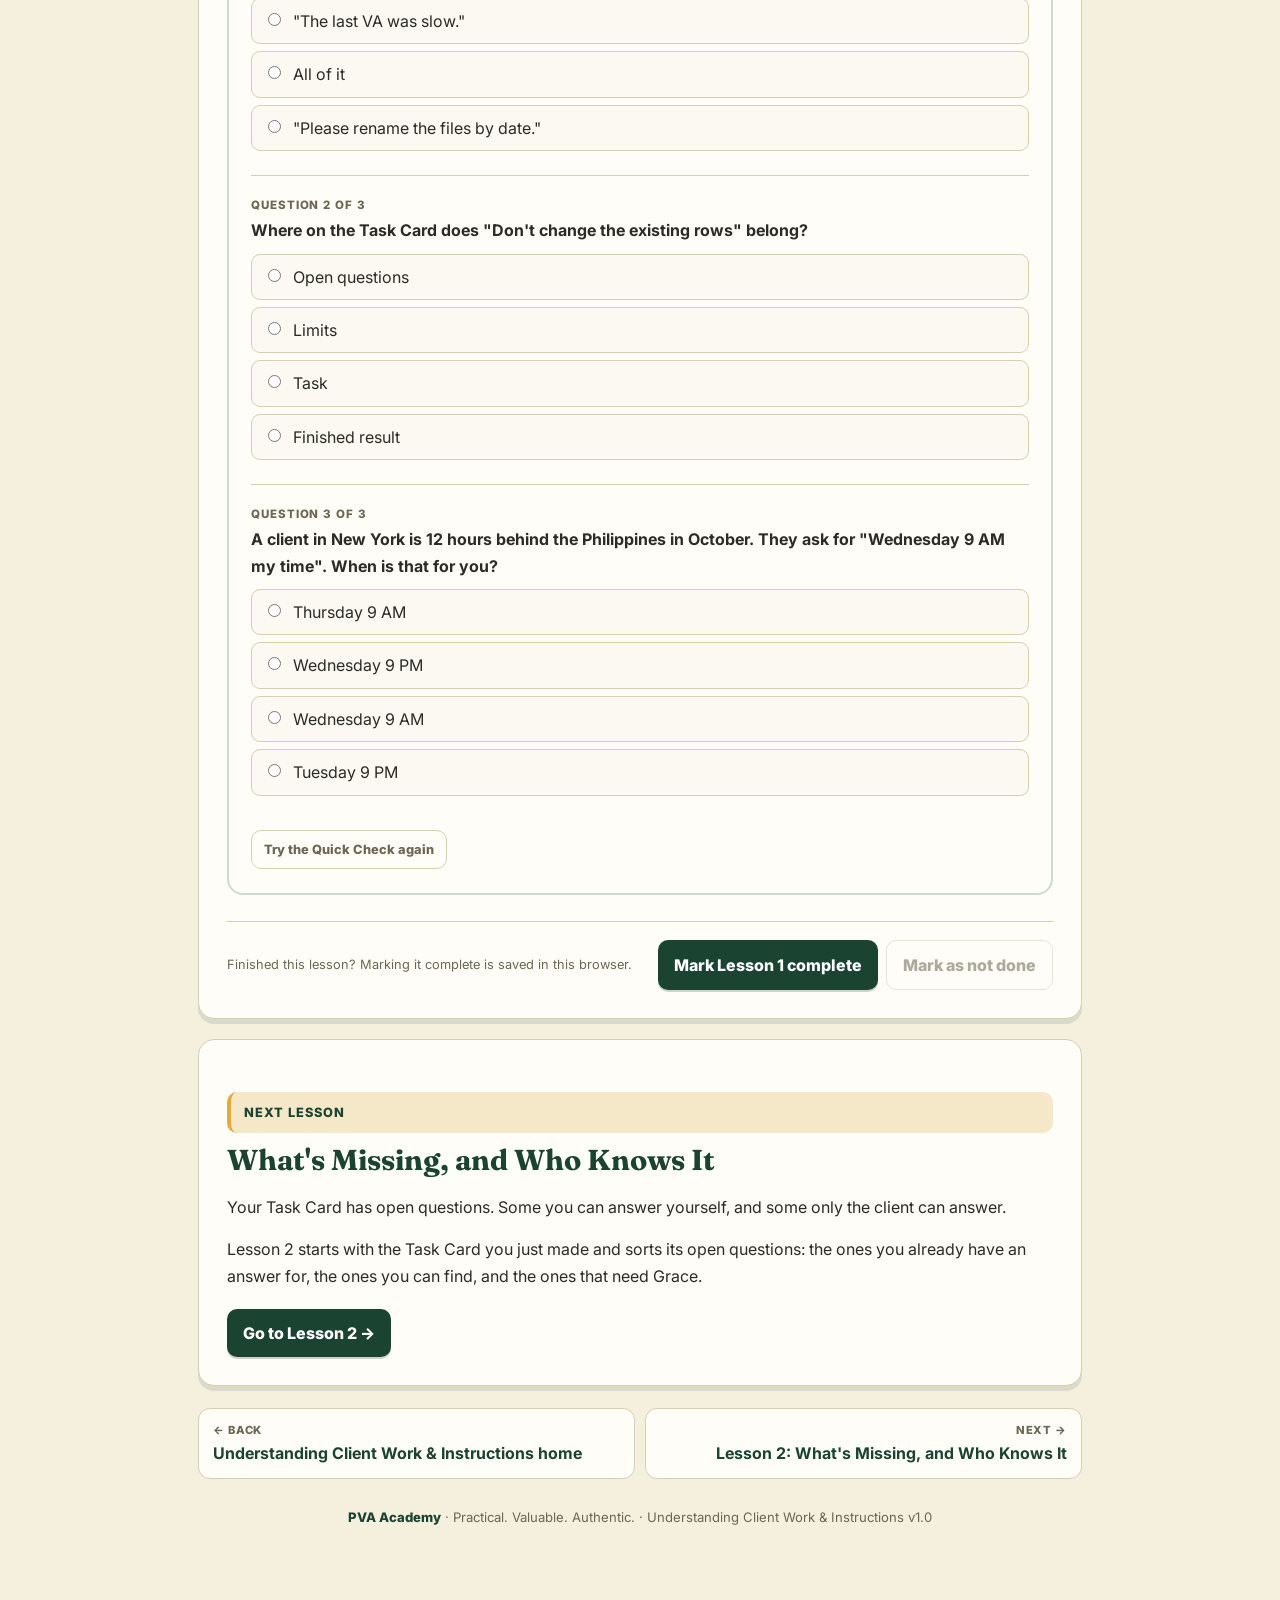
<file: public/lesson-1/index.html>
<!doctype html>
<html lang="en">
<head>
<meta charset="utf-8">
<meta name="viewport" content="width=device-width, initial-scale=1">
<meta name="theme-color" content="#1B4332">
<title>Lesson 1: Reading a Client Request — Understanding Client Work &amp; Instructions | PVA Academy</title>
<link rel="preconnect" href="https://fonts.googleapis.com">
<link rel="preconnect" href="https://fonts.gstatic.com" crossorigin>
<link href="https://fonts.googleapis.com/css2?family=Fraunces:opsz,wght@9..144,600;9..144,700&family=Inter:wght@400;500;600;700;800&display=swap" rel="stylesheet">
<link rel="stylesheet" href="../shared/course.css">
</head>
<body data-lesson-id="lesson-1" data-root="../">
<a class="skip-link" href="#main-content">Skip to course content</a>
<header class="route-bar"><div class="route-inner"><a class="home-btn" href="https://probinsiyanongva.org/" aria-label="Back to PVA Academy home page">← PVA Academy</a><div class="route-title"><a href="../">Understanding Client Work &amp; Instructions</a></div><div class="route-tag">STAGE 3 · LEARN TO WORK</div></div></header>
<div class="progress-wrap"><div class="progress-inner"><div class="progress-label"><span id="progressText">Getting started</span><span id="progressPct">0%</span></div><div class="progress-track" id="progressTrack"></div></div></div>
<main id="main-content">
<div class="storage-banner hidden" id="storageBanner" role="status" aria-live="polite"><strong>Progress can't be saved in this browser.</strong><br><span id="storageBannerText">You can continue learning, but your progress may not remain after you close or refresh this page. If you are using private browsing or have blocked site data, try a normal browser window.</span></div>
<nav class="lesson-nav" id="lessonNav" aria-label="Course lessons"></nav>
<article class="card lesson" id="lessonCard">
<div class="lesson-head"><div class="lesson-num">1</div><div class="lesson-title-wrap"><div class="section-label">Lesson 1 of 6</div><h1>Reading a Client Request</h1><span class="done-stamp">✓ Completed</span></div></div>
<div class="lesson-body">
<p>Every task starts with a message from the client: an email, a chat, sometimes a few messages in a row. Most mistakes happen here, before any work begins, because the message was read quickly.</p>
<p>In this lesson you'll practice reading a client request carefully and writing down what it actually asks for. You'll use the same short note in every lesson of this course.</p>

<section class="activity notice">
<div class="activity-title">Try it first</div>
<p>Grace runs Harbor &amp; Hill, a small ceramics shop in Portland, USA. You're her VA. It's October, and this email arrives on Monday:</p>
<figure class="mock" role="group" aria-label="Email from Grace Tan: Trade fair contacts"><div class="mock-frame"><div class="mock-bar"><span class="mock-app">Mail</span><span class="avatar av-5" aria-hidden="true">A</span></div><div class="mock-mail"><p class="m-subject">Trade fair contacts</p><div class="m-head"><span class="avatar av-2" aria-hidden="true">G</span><div class="m-who"><strong>Grace Tan</strong> &lt;grace@harborhill.co&gt;<br><span class="small">to ana@harborhill.co · Monday</span></div></div><div class="m-bodytext"><p>Hi Ana! Hope your week&#x27;s off to a good start. We just got back from the spring trade fair and it was so busy. We met a lot of new stockists (stores that sell our pieces), and I&#x27;d like to follow up with them before they forget us. Could you put their contacts into our Stockist Tracker sheet? The business cards are scanned in the &quot;Trade Fair Cards&quot; folder in Drive, 23 cards. Add each one as a new row with name, shop, city, email and phone. Some cards have no email; just leave that blank, don&#x27;t go searching for it. Please don&#x27;t change the existing rows, Mark uses them for deliveries. Tag the new ones somehow so I can tell they&#x27;re from the fair. I need it before my call with our distributor on Thursday at 10 AM my time. Thanks!</p></div><div></div></div></div></figure>
<label class="field-label" for="firstTry">In a few lines, what does Grace need from you? Write it the way you'd note it down for yourself. There's no right length and nothing is graded.</label>
<textarea class="response" id="firstTry" data-key="resp:first-try" data-note-label="My first read of Grace's email"></textarea>
<p class="saved-note" data-for="firstTry" aria-live="polite"></p>

<h3>What Did You Catch?</h3>
<p>Look at what you wrote. Tick everything your answer included.</p>
<div hidden data-note-heading="What I caught"></div>
<div class="act-item pick" data-key="resp:caught-1" data-note-label="The main job: adding the fair contacts to the Stockist Tracker"><label class="choice"><input type="checkbox"><span>The main job: adding the fair contacts to the Stockist Tracker</span></label></div>
<div class="act-item pick" data-key="resp:caught-2" data-note-label="What each new row needs: name, shop, city, email, phone"><label class="choice"><input type="checkbox"><span>What each new row needs: name, shop, city, email, phone</span></label></div>
<div class="act-item pick" data-key="resp:caught-3" data-note-label="Where the cards are: the &quot;Trade Fair Cards&quot; folder"><label class="choice"><input type="checkbox"><span>Where the cards are: the "Trade Fair Cards" folder</span></label></div>
<div class="act-item pick" data-key="resp:caught-4" data-note-label="When it's due, in your time"><label class="choice"><input type="checkbox"><span>When it's due, in <strong>your</strong> time</span></label></div>
<div class="act-item pick" data-key="resp:caught-5" data-note-label="Both &quot;don'ts&quot;: don't search for missing emails, don't change existing rows"><label class="choice"><input type="checkbox"><span>Both "don'ts": don't search for missing emails, don't change existing rows</span></label></div>
<div class="act-item pick" data-key="resp:caught-6" data-note-label="That &quot;tag them somehow&quot; doesn't say how"><label class="choice"><input type="checkbox"><span>That "tag them somehow" doesn't say how</span></label></div>
<div class="feedback info notice-fb" aria-live="polite">Most first reads catch the main job. The deadline in your own time, the "don'ts" near the end, and the part that isn't clear are the usual misses. The rest of this lesson is about catching those every time.</div>
</section>

<h2>Six Things to Write Down</h2>
<p>A <strong>Task Card</strong> is a short note you make before starting any task. It has six parts:</p>
<div class="table-wrap"><table>
<thead><tr><th>Part</th><th>What to write</th></tr></thead>
<tbody>
<tr><td><strong>Task</strong></td><td>Everything you're asked to do</td></tr>
<tr><td><strong>Finished result</strong></td><td>What will exist when you're done</td></tr>
<tr><td><strong>Sources</strong></td><td>The files or information you'll work from</td></tr>
<tr><td><strong>Deadline</strong></td><td>When it's due, in Philippine time</td></tr>
<tr><td><strong>Limits</strong></td><td>Every "don't", "only" and "must"</td></tr>
<tr><td><strong>Open questions</strong></td><td>Anything the message doesn't tell you</td></tr>
</tbody></table></div>

<p>Here's Grace's email again, with each part marked:</p>
<div class="annotated">
<p>Hi Ana! Hope your week's off to a good start. <span class="anno">[Background]</span></p>
<p>We just got back from the spring trade fair and it was so busy. <span class="anno">[Background]</span></p>
<p>We met a lot of new stockists (stores that sell our pieces), and I'd like to follow up with them before they forget us. <span class="anno">[Background: this is why she wants it]</span></p>
<p>Could you put their contacts into our Stockist Tracker sheet? <span class="anno anno-task">[Task]</span></p>
<p>The business cards are scanned in the "Trade Fair Cards" folder in Drive, 23 cards. <span class="anno anno-source">[Sources]</span></p>
<p>Add each one as a new row with name, shop, city, email and phone. <span class="anno anno-result">[Finished result]</span></p>
<p>Some cards have no email; just leave that blank, don't go searching for it. <span class="anno anno-limit">[Limit]</span></p>
<p>Please don't change the existing rows, <span class="anno anno-limit">[Limit]</span> Mark uses them for deliveries. <span class="anno">[Background: the reason for the limit]</span></p>
<p>Tag the new ones somehow so I can tell they're from the fair. <span class="anno anno-question">[Task, and an Open question: tag them how?]</span></p>
<p>I need it before my call with our distributor on Thursday at 10 AM my time. <span class="anno anno-deadline">[Deadline]</span></p>
<p>Thanks! <span class="anno">[Background]</span></p>
</div>

<p>And here's the Task Card for it:</p>
<div class="table-wrap"><table>
<thead><tr><th>Part</th><th>Grace's trade-fair contacts</th></tr></thead>
<tbody>
<tr><td><strong>Task</strong></td><td>Add the 23 trade-fair stockists to the Stockist Tracker as new rows, and tag them as from the fair</td></tr>
<tr><td><strong>Finished result</strong></td><td>23 new rows, each with name, shop, city, email (blank if the card has none) and phone, marked as trade-fair contacts. Existing rows unchanged</td></tr>
<tr><td><strong>Sources</strong></td><td>The 23 scanned cards in the "Trade Fair Cards" folder; the Stockist Tracker sheet</td></tr>
<tr><td><strong>Deadline</strong></td><td>Thursday 10:00 AM Portland time = <strong>Friday 1:00 AM Philippine time</strong>. So finish on Thursday evening, your time</td></tr>
<tr><td><strong>Limits</strong></td><td>Don't change existing rows. Leave missing emails blank. Don't search for missing emails</td></tr>
<tr><td><strong>Open questions</strong></td><td>How should the new rows be tagged: a new column, a note, a colour?</td></tr>
</tbody></table></div>

<p>A few things to notice:</p>
<ul>
<li>"Could you…?" is polite, but it's still the task.</li>
<li>The limits come near the end, and one comes with a reason attached. The reason helps you understand; the limit is what you follow.</li>
<li>"Tag them somehow" is part of the task, but it doesn't say how. That goes under Open questions. You'll decide what to do about open questions in Lessons 2 and 3. For now, you only write them down.</li>
</ul>

<div class="tip"><div class="section-label">Tip</div><p style="margin:0">Basahin hanggang dulo bago ka magsimula. Madalas nasa huling mga linya ang "don't" at ang deadline.</p></div>

<section class="activity"><div class="activity-title">Activity</div><h2>Do or Background?</h2><p>Grace sent this chat. For each sentence, choose <strong>Do</strong> if it asks you to do something (including "don't" and "only"), or <strong>Background</strong> if it only gives news, a reason, or a greeting.</p><div class="act-item act-graded act-row" data-key="act:l1a4-1" data-correct="1" data-good="A greeting. Nothing to do yet." data-try="This is only a greeting. Nothing is asked."><div class="act-q"><span class="q-num">Sentence 1</span><br><p>"Hi Ana, quick one before the weekend."</p></div><div class="choice-row" role="radiogroup"><label class="choice"><input type="radio" name="act:l1a4-1" value="0"><span>Do</span></label><label class="choice"><input type="radio" name="act:l1a4-1" value="1"><span>Background</span></label></div><div class="feedback" aria-live="polite"></div></div><div class="act-item act-graded act-row" data-key="act:l1a4-2" data-correct="1" data-good="It explains why, but doesn&#x27;t ask for anything." data-try="It sounds urgent, but it only explains why Grace is preparing early. No task is in this sentence."><div class="act-q"><span class="q-num">Sentence 2</span><br><p>"Our holiday orders doubled last year, so we're preparing earlier this time."</p></div><div class="choice-row" role="radiogroup"><label class="choice"><input type="radio" name="act:l1a4-2" value="0"><span>Do</span></label><label class="choice"><input type="radio" name="act:l1a4-2" value="1"><span>Background</span></label></div><div class="feedback" aria-live="polite"></div></div><div class="act-item act-graded act-row" data-key="act:l1a4-3" data-correct="0" data-good="A request, even though it&#x27;s written as a question." data-try="&quot;Could you…?&quot; is a polite way to ask for work. This is the main task."><div class="act-q"><span class="q-num">Sentence 3</span><br><p>"Could you make a copy of last year's Holiday Orders sheet and name it Holiday Orders 2026?"</p></div><div class="choice-row" role="radiogroup"><label class="choice"><input type="radio" name="act:l1a4-3" value="0"><span>Do</span></label><label class="choice"><input type="radio" name="act:l1a4-3" value="1"><span>Background</span></label></div><div class="feedback" aria-live="polite"></div></div><div class="act-item act-graded act-row" data-key="act:l1a4-4" data-correct="1" data-good="It&#x27;s the reason for the next sentence." data-try="This describes a past problem. The instruction about it comes in the next sentence."><div class="act-q"><span class="q-num">Sentence 4</span><br><p>"Last year the sheet got confusing because people typed dates in different ways."</p></div><div class="choice-row" role="radiogroup"><label class="choice"><input type="radio" name="act:l1a4-4" value="0"><span>Do</span></label><label class="choice"><input type="radio" name="act:l1a4-4" value="1"><span>Background</span></label></div><div class="feedback" aria-live="polite"></div></div><div class="act-item act-graded act-row" data-key="act:l1a4-5" data-correct="0" data-good="&quot;Please use one date format only&quot; is an instruction, and a limit." data-try="It follows a reason, but &quot;please use… only&quot; asks you to do something. It&#x27;s a limit for your Task Card."><div class="act-q"><span class="q-num">Sentence 5</span><br><p>"So in the new one, please use one date format only: YYYY-MM-DD."</p></div><div class="choice-row" role="radiogroup"><label class="choice"><input type="radio" name="act:l1a4-5" value="0"><span>Do</span></label><label class="choice"><input type="radio" name="act:l1a4-5" value="1"><span>Background</span></label></div><div class="feedback" aria-live="polite"></div></div><div class="act-item act-graded act-row" data-key="act:l1a4-6" data-correct="1" data-good="Useful to know, but nothing is asked of you." data-try="It sounds like you might need to act, but Grace doesn&#x27;t ask for anything here."><div class="act-q"><span class="q-num">Sentence 6</span><br><p>"Joy might ask you about it; she's new and still learning our system."</p></div><div class="choice-row" role="radiogroup"><label class="choice"><input type="radio" name="act:l1a4-6" value="0"><span>Do</span></label><label class="choice"><input type="radio" name="act:l1a4-6" value="1"><span>Background</span></label></div><div class="feedback" aria-live="polite"></div></div><div class="act-item act-graded act-row" data-key="act:l1a4-7" data-correct="0" data-good="&quot;Don&#x27;t delete anything&quot; is a limit. The tax part is the reason." data-try="&quot;Don&#x27;t delete anything&quot; is something you must follow, so it counts as Do. The reason is attached, but the limit is the instruction."><div class="act-q"><span class="q-num">Sentence 7</span><br><p>"Don't delete anything from last year's sheet; we still need it for taxes."</p></div><div class="choice-row" role="radiogroup"><label class="choice"><input type="radio" name="act:l1a4-7" value="0"><span>Do</span></label><label class="choice"><input type="radio" name="act:l1a4-7" value="1"><span>Background</span></label></div><div class="feedback" aria-live="polite"></div></div><div class="act-item act-graded act-row" data-key="act:l1a4-8" data-correct="1" data-good="A kind closing. Nothing to do." data-try="This is a thank-you. Nothing is asked."><div class="act-q"><span class="q-num">Sentence 8</span><br><p>"Thanks so much, you've been a big help this month!"</p></div><div class="choice-row" role="radiogroup"><label class="choice"><input type="radio" name="act:l1a4-8" value="0"><span>Do</span></label><label class="choice"><input type="radio" name="act:l1a4-8" value="1"><span>Background</span></label></div><div class="feedback" aria-live="polite"></div></div><div class="hero-actions" style="margin:4px 0 12px"><button type="button" class="btn subtle small-btn" data-reset-activity>Reset this activity</button></div></section>

<section class="activity"><div class="activity-title">Activity</div><h2>Which Result Matches?</h2><p>The task tells you what to do. The finished result is what should exist at the end. Choose the result that matches each request.</p><div class="act-item act-graded" data-key="act:l1a5-1" data-correct="1" data-good="" data-try=""><div class="act-q"><span class="q-num">Question 1</span><br><p>Grace: "Add the three new suppliers to the Supplier Contacts sheet with name, email and phone. Keep the list in A–Z order by name."</p></div><figure class="mock" role="group" aria-label="Result A: Supplier Contacts sheet"><div class="mock-frame"><div class="mock-doc"><div class="m-docname"><span class="ft ft-sheet">SHEET</span>Result A · Supplier Contacts<span class="m-status"></span></div></div><div class="mock-sheet"><table><tr><th></th><th>A</th><th>B</th><th>C</th></tr><tr><th>1</th><td>Name</td><td>Email</td><td>Phone</td></tr><tr><th>2</th><td>Bayabas Print</td><td>hello@bayabasprint.ph</td><td>0917 555 0101</td></tr><tr><th>3</th><td>Luntian Packaging</td><td>sales@luntianpackaging.ph</td><td>0917 555 0102</td></tr><tr><th>4</th><td>Sari Boxes</td><td>orders@sariboxes.ph</td><td>0917 555 0103</td></tr><tr><th>5</th><td>Tala Paper Co. (new)</td><td>hello@talapaper.ph</td><td>0917 555 0106</td></tr><tr><th>6</th><td>Alon Glassworks (new)</td><td>hi@alonglass.ph</td><td>0917 555 0104</td></tr><tr><th>7</th><td>Kawayan Crates (new)</td><td>sales@kawayancrates.ph</td><td>0917 555 0105</td></tr></table></div></div></figure><figure class="mock" role="group" aria-label="Result B: Supplier Contacts sheet"><div class="mock-frame"><div class="mock-doc"><div class="m-docname"><span class="ft ft-sheet">SHEET</span>Result B · Supplier Contacts<span class="m-status"></span></div></div><div class="mock-sheet"><table><tr><th></th><th>A</th><th>B</th><th>C</th></tr><tr><th>1</th><td>Name</td><td>Email</td><td>Phone</td></tr><tr><th>2</th><td>Alon Glassworks (new)</td><td>hi@alonglass.ph</td><td>0917 555 0104</td></tr><tr><th>3</th><td>Bayabas Print</td><td>hello@bayabasprint.ph</td><td>0917 555 0101</td></tr><tr><th>4</th><td>Kawayan Crates (new)</td><td>sales@kawayancrates.ph</td><td>0917 555 0105</td></tr><tr><th>5</th><td>Luntian Packaging</td><td>sales@luntianpackaging.ph</td><td>0917 555 0102</td></tr><tr><th>6</th><td>Sari Boxes</td><td>orders@sariboxes.ph</td><td>0917 555 0103</td></tr><tr><th>7</th><td>Tala Paper Co. (new)</td><td>hello@talapaper.ph</td><td>0917 555 0106</td></tr></table></div></div></figure><figure class="mock" role="group" aria-label="Result C: Supplier Contacts sheet"><div class="mock-frame"><div class="mock-doc"><div class="m-docname"><span class="ft ft-sheet">SHEET</span>Result C · Supplier Contacts<span class="m-status"></span></div></div><div class="mock-sheet"><table><tr><th></th><th>A</th><th>B</th><th>C</th></tr><tr><th>1</th><td>Name</td><td>Email</td><td>Phone</td></tr><tr><th>2</th><td>Alon Glassworks (new)</td><td>hi@alonglass.ph</td><td></td></tr><tr><th>3</th><td>Bayabas Print</td><td>hello@bayabasprint.ph</td><td>0917 555 0101</td></tr><tr><th>4</th><td>Kawayan Crates (new)</td><td>sales@kawayancrates.ph</td><td></td></tr><tr><th>5</th><td>Luntian Packaging</td><td>sales@luntianpackaging.ph</td><td>0917 555 0102</td></tr><tr><th>6</th><td>Sari Boxes</td><td>orders@sariboxes.ph</td><td>0917 555 0103</td></tr><tr><th>7</th><td>Tala Paper Co. (new)</td><td>hello@talapaper.ph</td><td></td></tr></table></div></div></figure><div class="choice-group" role="radiogroup"><label class="choice" data-fb="All three are there with every field, but they&#x27;re at the bottom. Grace asked for A–Z order, and that&#x27;s part of the finished result."><input type="radio" name="act:l1a5-1" value="0"><span>Result A</span></label><label class="choice" data-fb="Everything Grace asked: all three suppliers, all three fields, and A–Z order."><input type="radio" name="act:l1a5-1" value="1"><span>Result B</span></label><label class="choice" data-fb="The order is right, but the phone numbers are missing for the new suppliers. Grace asked for name, email and phone."><input type="radio" name="act:l1a5-1" value="2"><span>Result C</span></label></div><div class="feedback" aria-live="polite"></div></div><div class="act-item act-graded" data-key="act:l1a5-2" data-correct="3" data-good="" data-try=""><div class="act-q"><span class="q-num">Question 2</span><br><p>Grace: "Save the signed Luntian contract as a PDF in the Contracts folder, named Luntian-Contract-2026."</p></div><div class="choice-group" role="radiogroup"><label class="choice" data-fb="Right name and folder, but it&#x27;s a Word file. Grace asked for a PDF."><input type="radio" name="act:l1a5-2" value="0"><span>Luntian-Contract-2026.docx, in Contracts</span></label><label class="choice" data-fb="A PDF, but the name isn&#x27;t the one Grace gave, and it&#x27;s in the Suppliers folder instead of Contracts."><input type="radio" name="act:l1a5-2" value="1"><span>Luntian Contract 2026 FINAL.pdf, in Suppliers</span></label><label class="choice" data-fb="Right type and folder, but not the name Grace asked for. She may search for &quot;Luntian-Contract-2026&quot; later."><input type="radio" name="act:l1a5-2" value="2"><span>contract-signed.pdf, in Contracts</span></label><label class="choice" data-fb="Right type, right name, right folder. That&#x27;s the finished result."><input type="radio" name="act:l1a5-2" value="3"><span>Luntian-Contract-2026.pdf, in Contracts</span></label></div><div class="feedback" aria-live="polite"></div></div><div class="hero-actions" style="margin:4px 0 12px"><button type="button" class="btn subtle small-btn" data-reset-activity>Reset this activity</button></div></section>

<h2>Deadlines in Your Time</h2>
<p>When a client says "my time", convert it before you plan anything. Grace is in Portland. In October, Portland is <strong>15 hours behind</strong> the Philippines, so add 15 hours to Grace's time to get yours.</p>
<div class="table-wrap"><table>
<thead><tr><th>Client in…</th><th>Mid-March to early November</th><th>Early November to mid-March</th></tr></thead>
<tbody>
<tr><td>Portland, Los Angeles (Pacific)</td><td>15 hours behind the Philippines</td><td>16 hours behind</td></tr>
<tr><td>New York (Eastern)</td><td>12 hours behind</td><td>13 hours behind</td></tr>
</tbody></table></div>
<p>The difference changes by one hour when US clocks change in March and November. If you're not sure, search for a time-zone converter and check.</p>
<p>Example: Grace's "Thursday 10 AM my time" + 15 hours = <strong>Friday 1 AM</strong> in the Philippines. You won't want to be working at 1 AM, so plan to finish on Thursday evening.</p>
<p>Some deadlines aren't exact: "EOD", "tonight", "before my call". Write down what you know, and add the missing part to Open questions.</p>

<section class="activity"><div class="activity-title">Activity</div><h2>Convert the Deadline</h2><p>All of these are from Grace in Portland, in October.</p><div class="act-item act-graded" data-key="act:l1a5b-1" data-correct="2" data-good="" data-try=""><div class="act-q"><span class="q-num">Question 1</span><br><p>Grace: "I need it by Thursday 10 AM my time." When is that in the Philippines?</p></div><div class="choice-group" role="radiogroup"><label class="choice" data-fb="That&#x27;s Grace&#x27;s time, not yours. Add 15 hours: Friday 1 AM in the Philippines."><input type="radio" name="act:l1a5b-1" value="0"><span>Thursday 10 AM</span></label><label class="choice" data-fb="That subtracts the 15 hours. Portland is behind the Philippines, so you add: Friday 1 AM."><input type="radio" name="act:l1a5b-1" value="1"><span>Wednesday 7 PM</span></label><label class="choice" data-fb="Thursday 10 AM + 15 hours = Friday 1 AM. Plan to finish Thursday evening your time."><input type="radio" name="act:l1a5b-1" value="2"><span>Friday 1 AM</span></label><label class="choice" data-fb="The day moves forward, and the hour changes too: 10 AM + 15 hours = 1 AM Friday."><input type="radio" name="act:l1a5b-1" value="3"><span>Friday 10 AM</span></label></div><div class="feedback" aria-live="polite"></div></div><div class="act-item act-graded" data-key="act:l1a5b-2" data-correct="0" data-good="" data-try=""><div class="act-q"><span class="q-num">Question 2</span><br><p>It's 9 PM on Tuesday in the Philippines when Grace writes: "Can you send it by tomorrow morning?" When is that for you?</p></div><div class="choice-group" role="radiogroup"><label class="choice" data-fb="When Grace writes, it&#x27;s 6 AM Tuesday in Portland, so her &quot;tomorrow morning&quot; is Wednesday morning there. 9 AM Wednesday in Portland is 12 AM Thursday for you."><input type="radio" name="act:l1a5b-2" value="0"><span>Late Wednesday night to early Thursday, Philippine time</span></label><label class="choice" data-fb="That&#x27;s your tomorrow. Grace means her tomorrow: Wednesday morning in Portland, which is around midnight Wednesday night for you."><input type="radio" name="act:l1a5b-2" value="1"><span>Wednesday morning, Philippine time</span></label><label class="choice" data-fb="It&#x27;s 6 AM Tuesday for Grace when she writes, so &quot;tomorrow&quot; is Wednesday there. You have until about midnight Wednesday night your time."><input type="radio" name="act:l1a5b-2" value="2"><span>Tuesday night, Philippine time</span></label><label class="choice" data-fb="That&#x27;s a few hours too late. Wednesday morning in Portland is late Wednesday night to early Thursday for you."><input type="radio" name="act:l1a5b-2" value="3"><span>Thursday morning, Philippine time</span></label></div><div class="feedback" aria-live="polite"></div></div><div class="act-item act-graded" data-key="act:l1a5b-3" data-correct="1" data-good="" data-try=""><div class="act-q"><span class="q-num">Question 3</span><br><p>Grace: "EOD Friday, please." No time is given. What do you write under Deadline?</p></div><div class="choice-group" role="radiogroup"><label class="choice" data-fb="EOD usually means the end of the client&#x27;s workday, not yours. If it&#x27;s 5 PM Friday in Portland, that&#x27;s Saturday 8 AM for you. And because &quot;EOD&quot; isn&#x27;t an exact time, note it as an open question."><input type="radio" name="act:l1a5b-3" value="0"><span>Friday 11:59 PM, Philippine time, since EOD means end of day</span></label><label class="choice" data-fb="EOD usually means around 5 PM her time, which is Saturday 8 AM for you. Since she didn&#x27;t say an exact time, you also note it as an open question."><input type="radio" name="act:l1a5b-3" value="1"><span>About Saturday 8 AM Philippine time (5 PM Friday hers), and add "exact EOD time?" to Open questions</span></label><label class="choice" data-fb="That&#x27;s the end of your workday, not Grace&#x27;s. Her 5 PM Friday is Saturday 8 AM for you, and the exact time should go under Open questions."><input type="radio" name="act:l1a5b-3" value="2"><span>Friday 5 PM, Philippine time, since that's a normal end of workday</span></label><label class="choice" data-fb="A missing hour is something to note, not ignore. Write down your best reading (about Saturday 8 AM your time) and add the exact time to Open questions."><input type="radio" name="act:l1a5b-3" value="3"><span>Any time on Friday, since no hour was given, so there's nothing to note</span></label></div><div class="feedback" aria-live="polite"></div></div><div class="act-item act-graded" data-key="act:l1a5b-4" data-correct="3" data-good="" data-try=""><div class="act-q"><span class="q-num">Question 4</span><br><p>Grace: "I need it before my call with the distributor on Monday." What do you write under Deadline?</p></div><div class="choice-group" role="radiogroup"><label class="choice" data-fb="The call happens during Monday, and the work is needed before it. The end of Monday is too late."><input type="radio" name="act:l1a5b-4" value="0"><span>Monday 11:59 PM Portland time, the last minute of Monday</span></label><label class="choice" data-fb="Monday evening for you is still early Monday in Portland, but you don&#x27;t know when the call is. Note the missing call time."><input type="radio" name="act:l1a5b-4" value="1"><span>Monday end of day, Philippine time</span></label><label class="choice" data-fb="There is a deadline: before the Monday call. You just don&#x27;t know the time yet. Write the deadline down, and add the call time to Open questions."><input type="radio" name="act:l1a5b-4" value="2"><span>No deadline, because Grace didn't give an exact time</span></label><label class="choice" data-fb="The deadline is real, and its exact time is missing. Both belong on the Task Card."><input type="radio" name="act:l1a5b-4" value="3"><span>Before a Monday call at an unknown time. Note it, and add "What time is the call?" to Open questions</span></label></div><div class="feedback" aria-live="polite"></div></div><div class="hero-actions" style="margin:4px 0 12px"><button type="button" class="btn subtle small-btn" data-reset-activity>Reset this activity</button></div></section>

<section class="taskcard" data-taskcard="lumen"><div class="activity-title">Practice</div><h2>Your Task Card</h2><p>Now a new request, with no labels. It's a Friday afternoon in October in Portland. Grace sends three chat messages:</p><figure class="mock" role="group" aria-label="Chat thread: three messages from Grace Tan"><div class="mock-frame"><div class="mock-bar"><span class="mock-app">Chat</span><span class="chat-with">Grace Tan</span></div><div class="chat-thread"><div class="chat-msg"><span class="avatar av-2" aria-hidden="true">G</span><div class="chat-bubble"><div class="chat-meta"><strong>Grace Tan</strong> <span>2:10 PM (Portland)</span></div><div class="chat-text">Ana, a wholesale buyer from Lumen Home wants to see our best sellers. Can you put together a folder with photos of our 12 best-selling products?</div></div></div><div class="chat-msg"><span class="avatar av-2" aria-hidden="true">G</span><div class="chat-bubble"><div class="chat-meta"><strong>Grace Tan</strong> <span>2:12 PM (Portland)</span></div><div class="chat-text">Use the white-background photos only, the lifestyle ones aren&#x27;t ready. Also make a short list in a Doc: product name, photo file name, and wholesale price. The wholesale prices are in column D of the Price List, not the retail ones.</div></div></div><div class="chat-msg"><span class="avatar av-2" aria-hidden="true">G</span><div class="chat-bubble"><div class="chat-meta"><strong>Grace Tan</strong> <span>2:15 PM (Portland)</span></div><div class="chat-text">She flies into LA on Monday, so I&#x27;d like to send it to her Sunday night my time. Don&#x27;t send it to her yourself, I&#x27;ll do that.</div></div></div></div></div></figure><p class="small"><em>Wholesale price: the lower price for stores that buy many pieces to resell.</em></p><p>Fill in your Task Card. Short notes are fine, in English or Taglish. Your answers are saved in this browser.</p><div hidden data-note-heading="My Task Card: Lumen Home photos"></div><div class="tc-field"><label class="field-label" for="lumen-task">Task</label><textarea class="response" id="lumen-task" data-key="tc:lumen:task" data-note-label="Task" placeholder="Everything Grace asked you to do"></textarea><p class="saved-note" data-for="lumen-task" aria-live="polite"></p></div><div class="tc-field"><label class="field-label" for="lumen-result">Finished result</label><textarea class="response" id="lumen-result" data-key="tc:lumen:result" data-note-label="Finished result" placeholder="What will exist when you&#x27;re done"></textarea><p class="saved-note" data-for="lumen-result" aria-live="polite"></p></div><div class="tc-field"><label class="field-label" for="lumen-sources">Sources</label><textarea class="response" id="lumen-sources" data-key="tc:lumen:sources" data-note-label="Sources" placeholder="Files or information you&#x27;ll work from"></textarea><p class="saved-note" data-for="lumen-sources" aria-live="polite"></p></div><div class="tc-field"><label class="field-label" for="lumen-deadline">Deadline</label><textarea class="response" id="lumen-deadline" data-key="tc:lumen:deadline" data-note-label="Deadline" placeholder="In Philippine time, plus Grace&#x27;s words"></textarea><p class="saved-note" data-for="lumen-deadline" aria-live="polite"></p></div><div class="tc-field"><label class="field-label" for="lumen-limits">Limits</label><textarea class="response" id="lumen-limits" data-key="tc:lumen:limits" data-note-label="Limits" placeholder="Every &quot;don&#x27;t&quot;, &quot;only&quot; and &quot;must&quot;"></textarea><p class="saved-note" data-for="lumen-limits" aria-live="polite"></p></div><div class="tc-field"><label class="field-label" for="lumen-questions">Open questions</label><textarea class="response" id="lumen-questions" data-key="tc:lumen:questions" data-note-label="Open questions" placeholder="What the messages don&#x27;t tell you"></textarea><p class="saved-note" data-for="lumen-questions" aria-live="polite"></p></div><div class="tc-reveal-row"><button type="button" class="btn secondary" data-tc-reveal disabled>Show the model Task Card</button><button type="button" class="tc-anyway" data-tc-anyway>Show me anyway</button></div><div class="tc-model hidden" data-tc-model><div class="section-label">Model Task Card</div><div class="table-wrap"><table><thead><tr><th>Part</th><th>Model</th></tr></thead><tbody><tr><td>Task</td><td>Make a folder with photos of the 12 best-selling products, <strong>and</strong> a Doc listing each one's product name, photo file name and wholesale price</td></tr><tr><td>Finished result</td><td>One folder with 12 white-background product photos, plus one Doc with a 3-column list for the same 12 products, ready for Grace to send</td></tr><tr><td>Sources</td><td>The white-background product photos; the Price List, column D (wholesale); information on which products are the best sellers</td></tr><tr><td>Deadline</td><td>Sunday night Portland time = about <strong>Monday midday in the Philippines</strong> (for example, Sunday 9 PM there = Monday 12 PM here). "Night" isn't an exact time</td></tr><tr><td>Limits</td><td>White-background photos only. Wholesale prices only (column D, not retail). <strong>Don't send it to the buyer</strong>; Grace will</td></tr><tr><td>Open questions</td><td>Which 12 are the best sellers, and where does that information come from? What time on Sunday night? (Smaller: what to name the folder and the Doc?)</td></tr></tbody></table></div><div class="tc-check"><h3 style="margin-top:6px">Self-check</h3><p>Compare each part with the model. Mark each one. It's for you only.</p><div class="tc-check-row"><p class="act-q">Task: Did you include <strong>both</strong> the folder and the Doc?</p><div class="choice-row self-choice" role="radiogroup" data-key="tc:lumen:check:task" data-note-label="Self-check: Task" aria-label="Task self-check"><label class="choice"><input type="radio" name="tc:lumen:check:task" value="Got it"><span>Got it</span></label><label class="choice"><input type="radio" name="tc:lumen:check:task" value="Missed something"><span>Missed something</span></label></div></div><div class="tc-check-row"><p class="act-q">Finished result: Did you say 12, white-background, and what goes in the Doc?</p><div class="choice-row self-choice" role="radiogroup" data-key="tc:lumen:check:result" data-note-label="Self-check: Finished result" aria-label="Finished result self-check"><label class="choice"><input type="radio" name="tc:lumen:check:result" value="Got it"><span>Got it</span></label><label class="choice"><input type="radio" name="tc:lumen:check:result" value="Missed something"><span>Missed something</span></label></div></div><div class="tc-check-row"><p class="act-q">Sources: Did you name <strong>column D</strong> of the Price List, not just "the price list"?</p><div class="choice-row self-choice" role="radiogroup" data-key="tc:lumen:check:sources" data-note-label="Self-check: Sources" aria-label="Sources self-check"><label class="choice"><input type="radio" name="tc:lumen:check:sources" value="Got it"><span>Got it</span></label><label class="choice"><input type="radio" name="tc:lumen:check:sources" value="Missed something"><span>Missed something</span></label></div></div><div class="tc-check-row"><p class="act-q">Deadline: Did you convert it to Philippine time, and note that "night" isn't exact?</p><div class="choice-row self-choice" role="radiogroup" data-key="tc:lumen:check:deadline" data-note-label="Self-check: Deadline" aria-label="Deadline self-check"><label class="choice"><input type="radio" name="tc:lumen:check:deadline" value="Got it"><span>Got it</span></label><label class="choice"><input type="radio" name="tc:lumen:check:deadline" value="Missed something"><span>Missed something</span></label></div></div><div class="tc-check-row"><p class="act-q">Limits: Did you get all three, including <strong>don't send it</strong>?</p><div class="choice-row self-choice" role="radiogroup" data-key="tc:lumen:check:limits" data-note-label="Self-check: Limits" aria-label="Limits self-check"><label class="choice"><input type="radio" name="tc:lumen:check:limits" value="Got it"><span>Got it</span></label><label class="choice"><input type="radio" name="tc:lumen:check:limits" value="Missed something"><span>Missed something</span></label></div></div><div class="tc-check-row"><p class="act-q">Open questions: Did you include <strong>which 12 are the best sellers</strong>?</p><div class="choice-row self-choice" role="radiogroup" data-key="tc:lumen:check:questions" data-note-label="Self-check: Open questions" aria-label="Open questions self-check"><label class="choice"><input type="radio" name="tc:lumen:check:questions" value="Got it"><span>Got it</span></label><label class="choice"><input type="radio" name="tc:lumen:check:questions" value="Missed something"><span>Missed something</span></label></div></div></div><div class="feedback tc-closing" aria-live="polite" data-tc-closing data-critical="deadline,limits" data-msg-critical="These two cause the most trouble in real work. A missed limit can mean sending something Grace said not to send. A deadline read in the wrong time zone can mean finishing a day late. Read the three messages once more, looking only for times and for &quot;don&#x27;t&quot;, &quot;only&quot; and &quot;not&quot;. Then update your card." data-msg-other="You caught the deadline and the limits, which are the hardest parts. Check the part you missed against the model. Often it&#x27;s the second task in a later message, or a detail like &quot;column D&quot;." data-msg-all="That&#x27;s a complete Task Card. You&#x27;ll use this same card in the next lesson."></div></div><p>In Lessons 2 and 3 you'll decide what to do about your open questions. If one does need to go to Grace, the wording comes from Communication &amp; Professionalism, Lesson 3.</p></section>

<div class="takeaway-title">Key Takeaway</div>
<div class="key-idea">
<ul>
<li>Before you start, write a Task Card: task, finished result, sources, deadline, limits, open questions.</li>
<li>Read to the end, including every message in a thread. Limits and deadlines are often last.</li>
<li>Convert the deadline to Philippine time, and note any part that isn't exact.</li>
</ul>
</div>

<pre id="notesAppendix" hidden>
TASK CARD
Task:
Finished result:
Sources:
Deadline (my time / client's words):
Limits:
Open questions:
</pre>
</div>
<section class="quick-check" id="quickCheck" aria-label="Quick Check"></section>
<div class="lesson-footer"><span class="next-hint">Finished this lesson? Marking it complete is saved in this browser.</span><div class="footer-actions"><button class="btn" type="button" id="markBtn">Mark Lesson 1 complete</button><button class="btn subtle" type="button" id="notDoneBtn" disabled>Mark as not done</button></div></div>
<div class="tip hidden" id="donePanel" role="status"><strong>Lesson 1 is marked complete.</strong> <span class="small">It's saved in this browser.</span><div class="hero-actions" style="margin-top:10px"><button class="btn secondary small-btn" type="button" id="notesBtn">Download my Lesson 1 notes (.txt)</button></div></div>
</article>
<section class="card"><div class="connection-title">Next Lesson</div><h2>What&#x27;s Missing, and Who Knows It</h2><p>Your Task Card has open questions. Some you can answer yourself, and some only the client can answer.</p><p>Lesson 2 starts with the Task Card you just made and sorts its open questions: the ones you already have an answer for, the ones you can find, and the ones that need Grace.</p><div class="hero-actions"><a class="btn" href="../lesson-2/">Go to Lesson 2 →</a></div></section>
<nav class="pager" aria-label="Lesson navigation"><a class="prev" href="../"><span class="pager-dir">← Back</span><span class="pager-title">Understanding Client Work &amp; Instructions home</span></a><a class="next" href="../lesson-2/"><span class="pager-dir">Next →</span><span class="pager-title">Lesson 2: What&#x27;s Missing, and Who Knows It</span></a></nav>
<footer><span class="footer-mark">PVA Academy</span> · Practical. Valuable. Authentic. · Understanding Client Work &amp; Instructions v1.0</footer>
</main>
<script src="../shared/progress.js"></script>
<script src="../shared/quick-checks.js"></script>
<script src="../shared/lesson.js"></script>
</body>
</html>
</file>
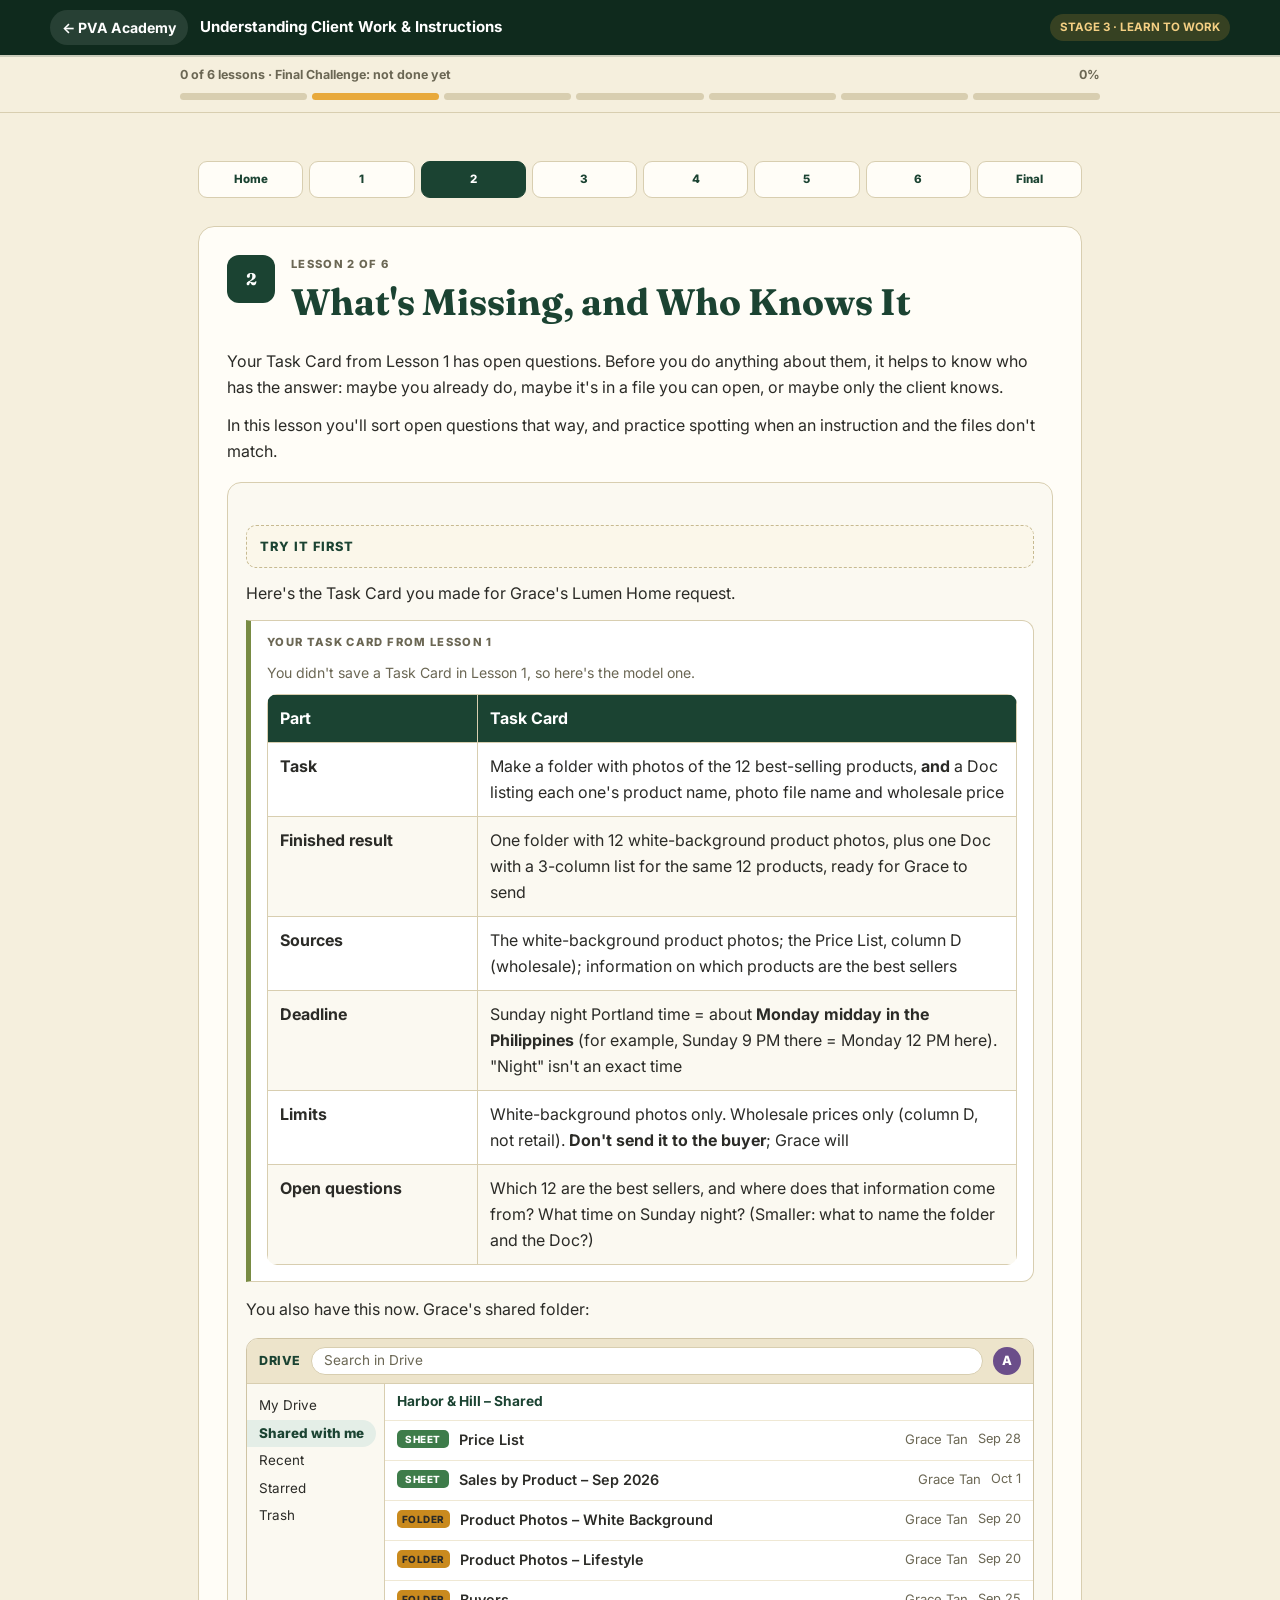
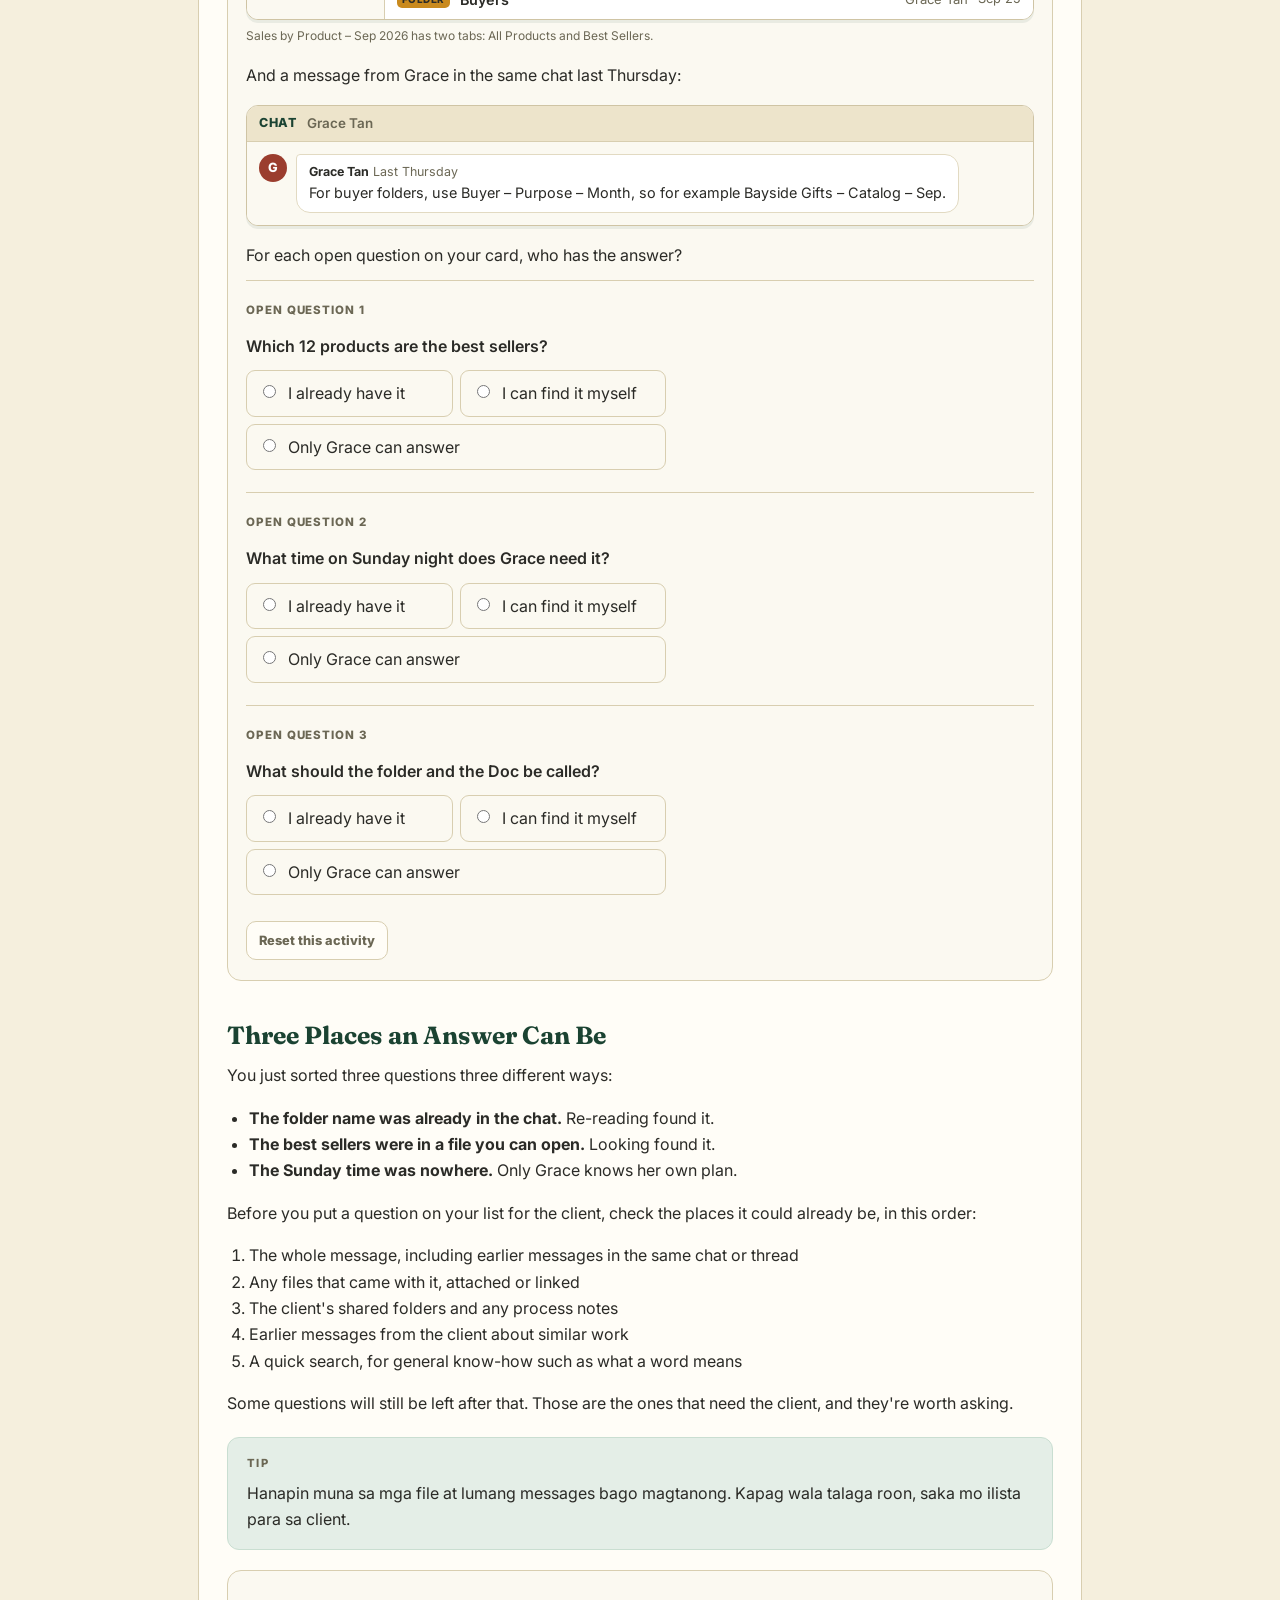
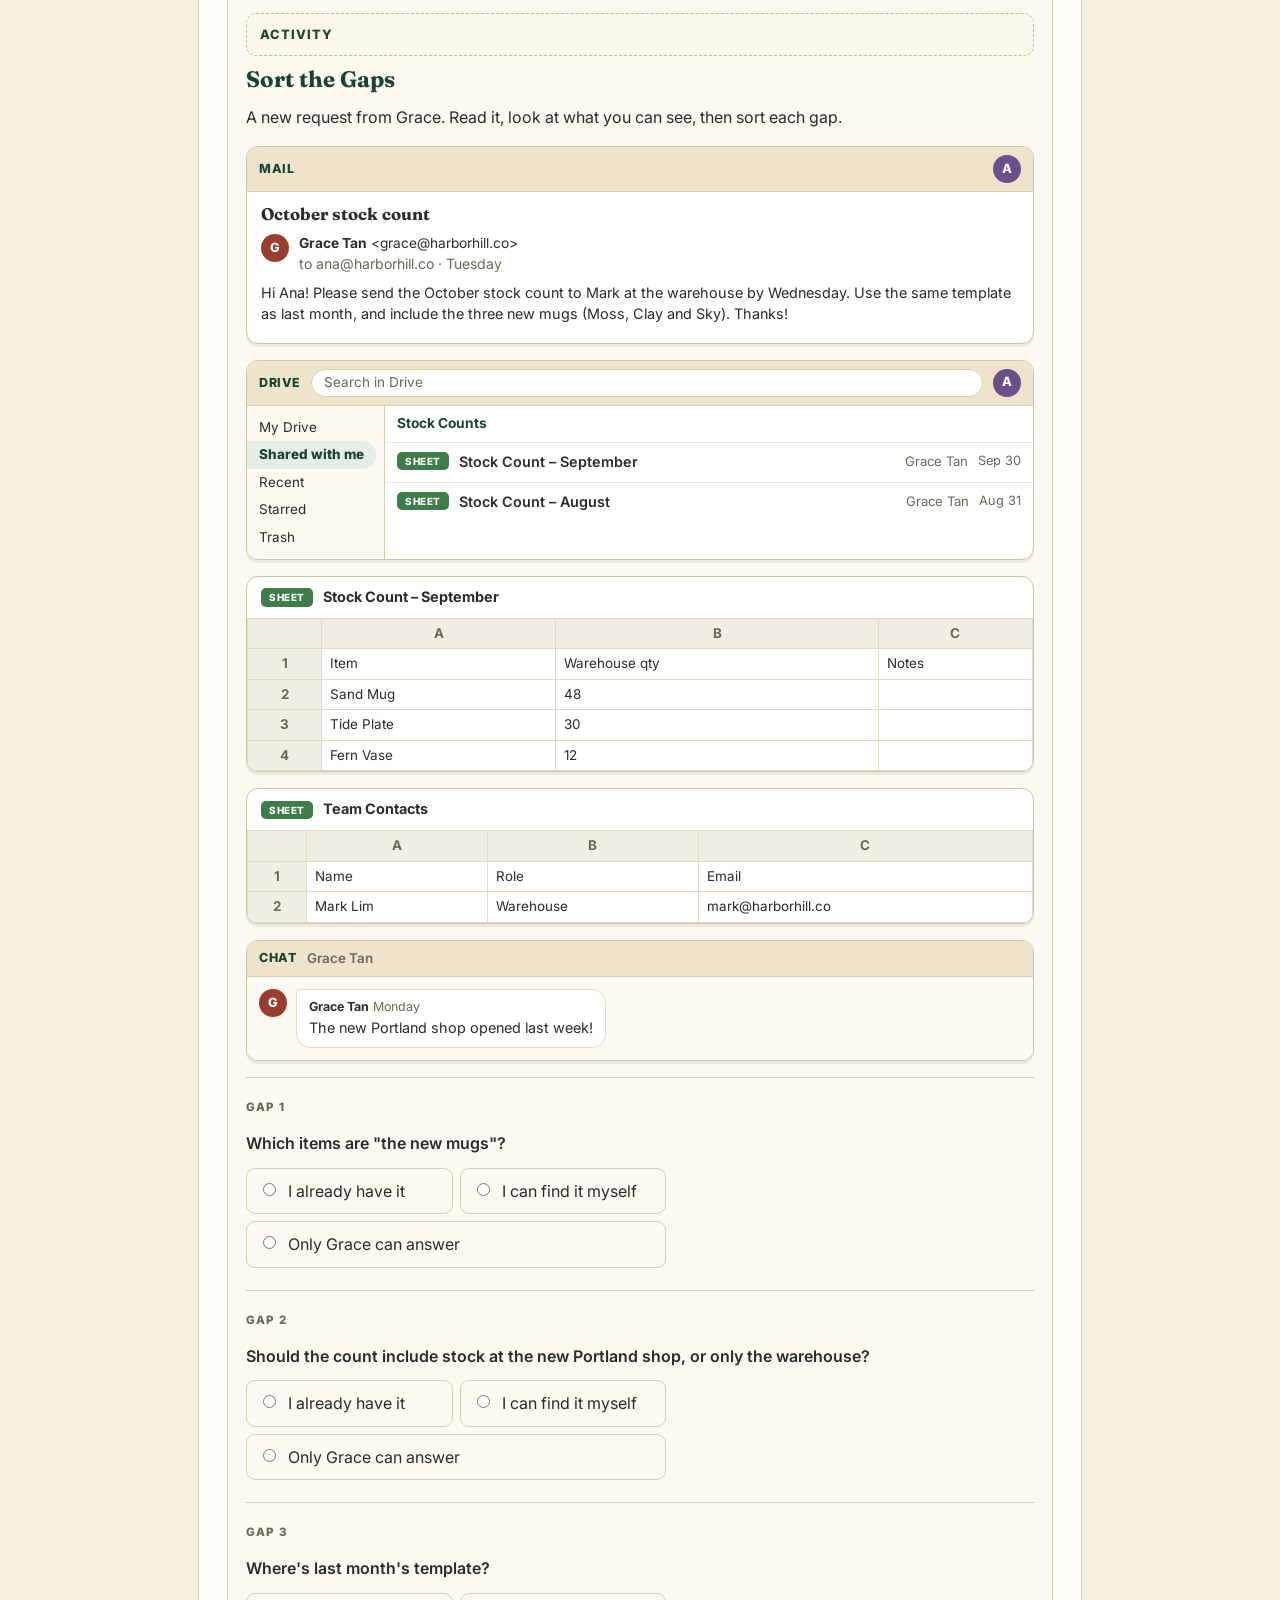
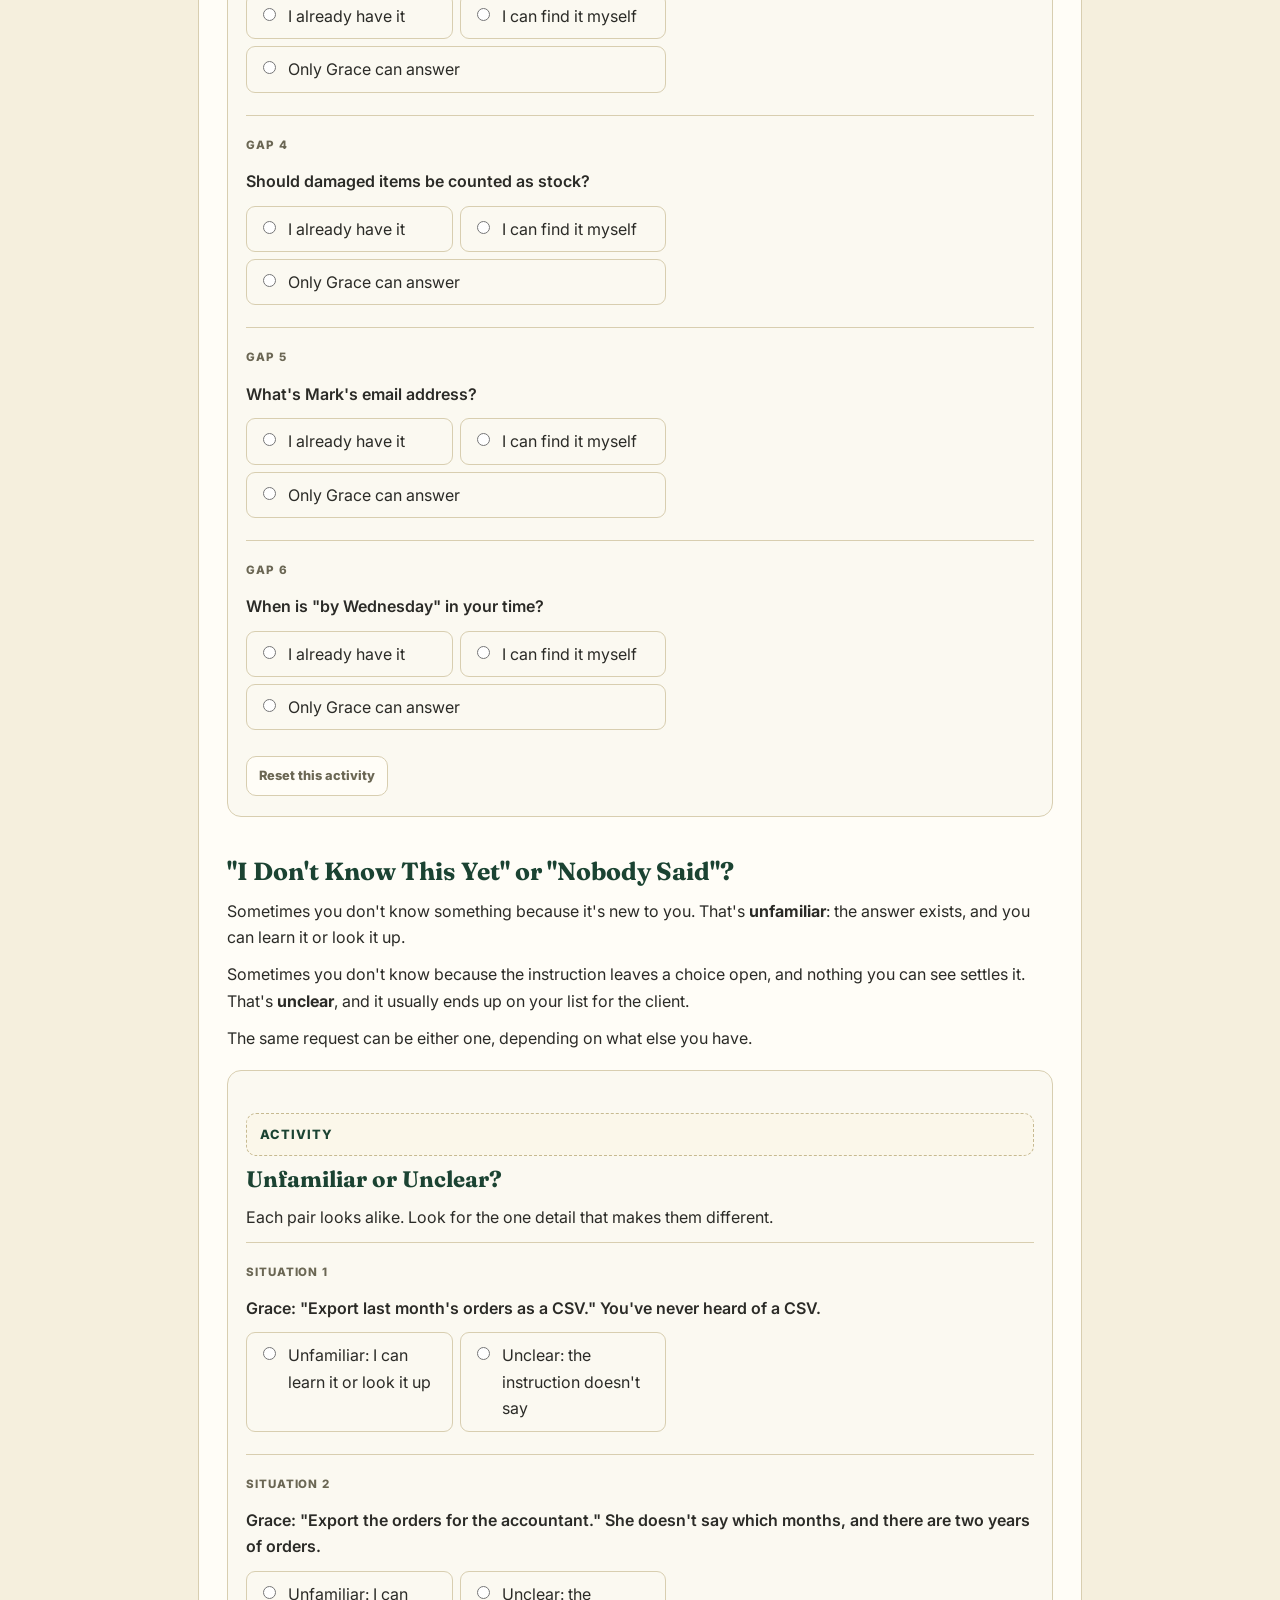
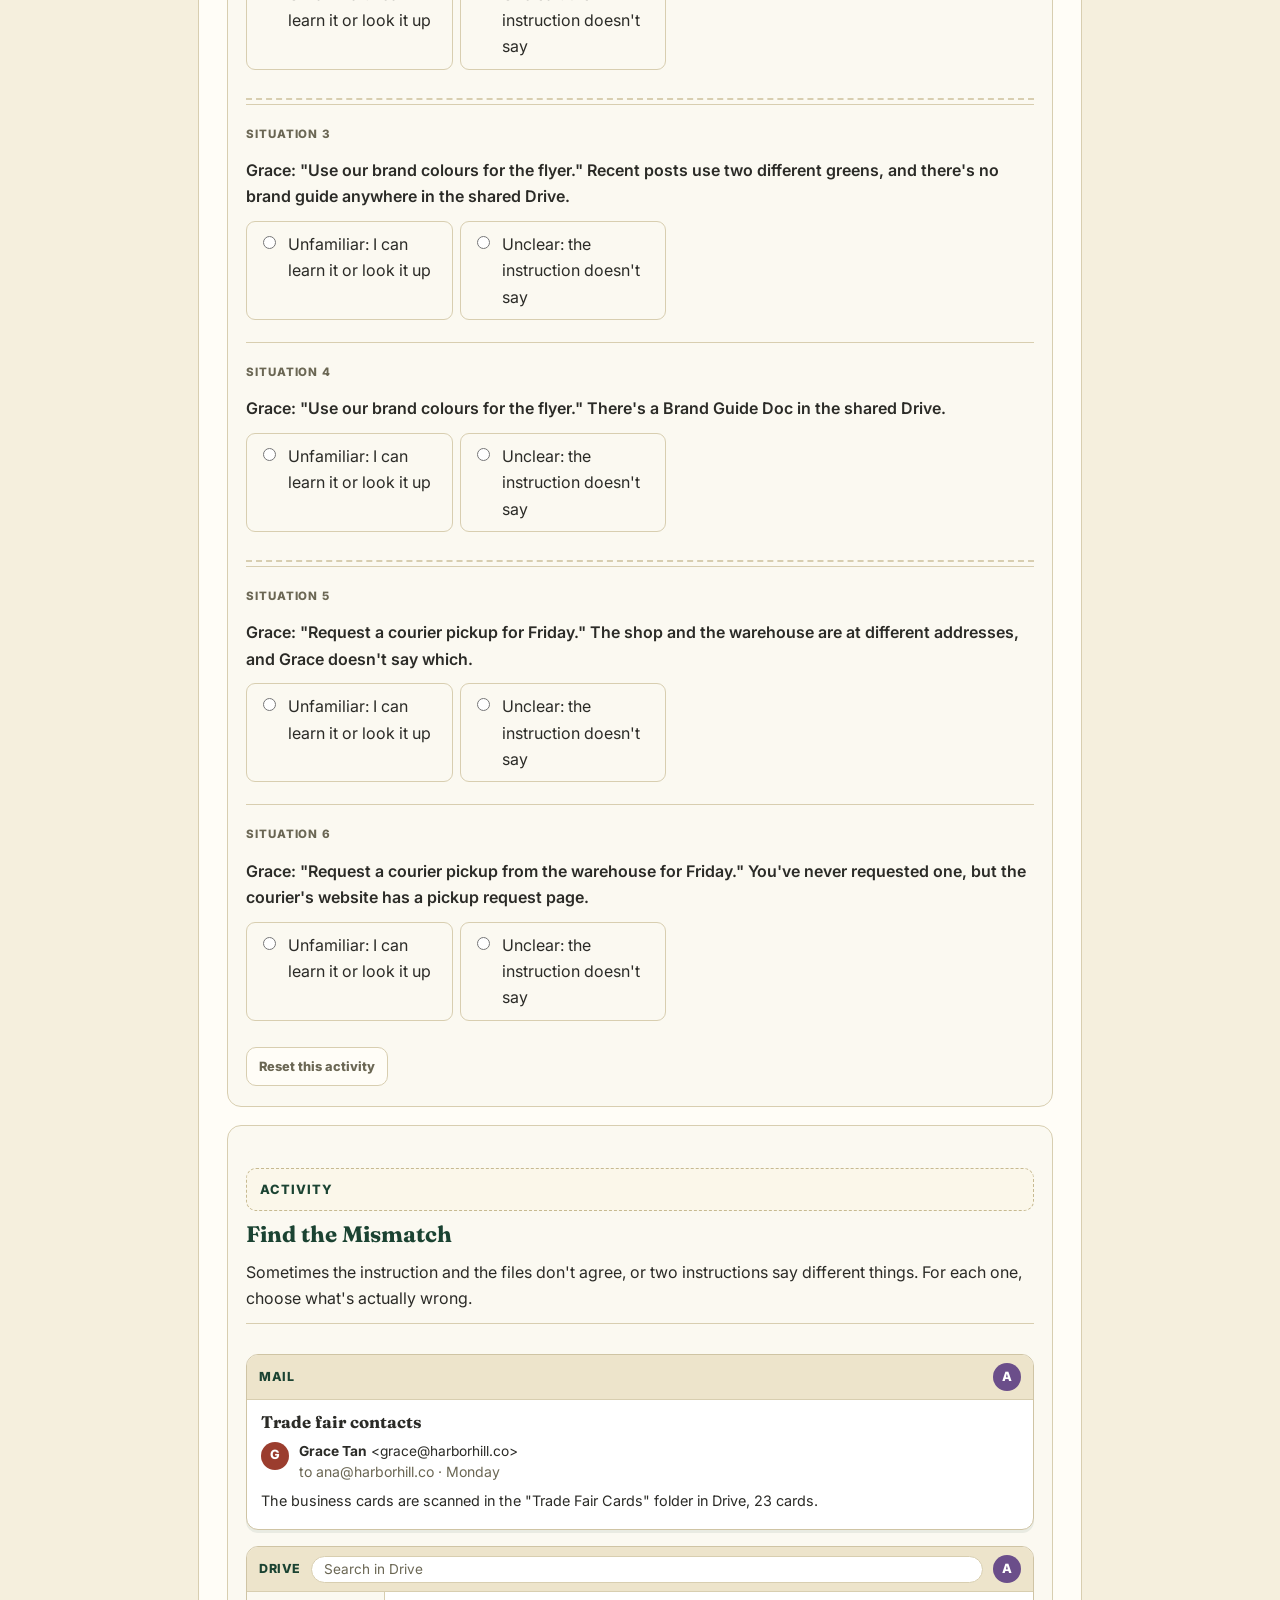
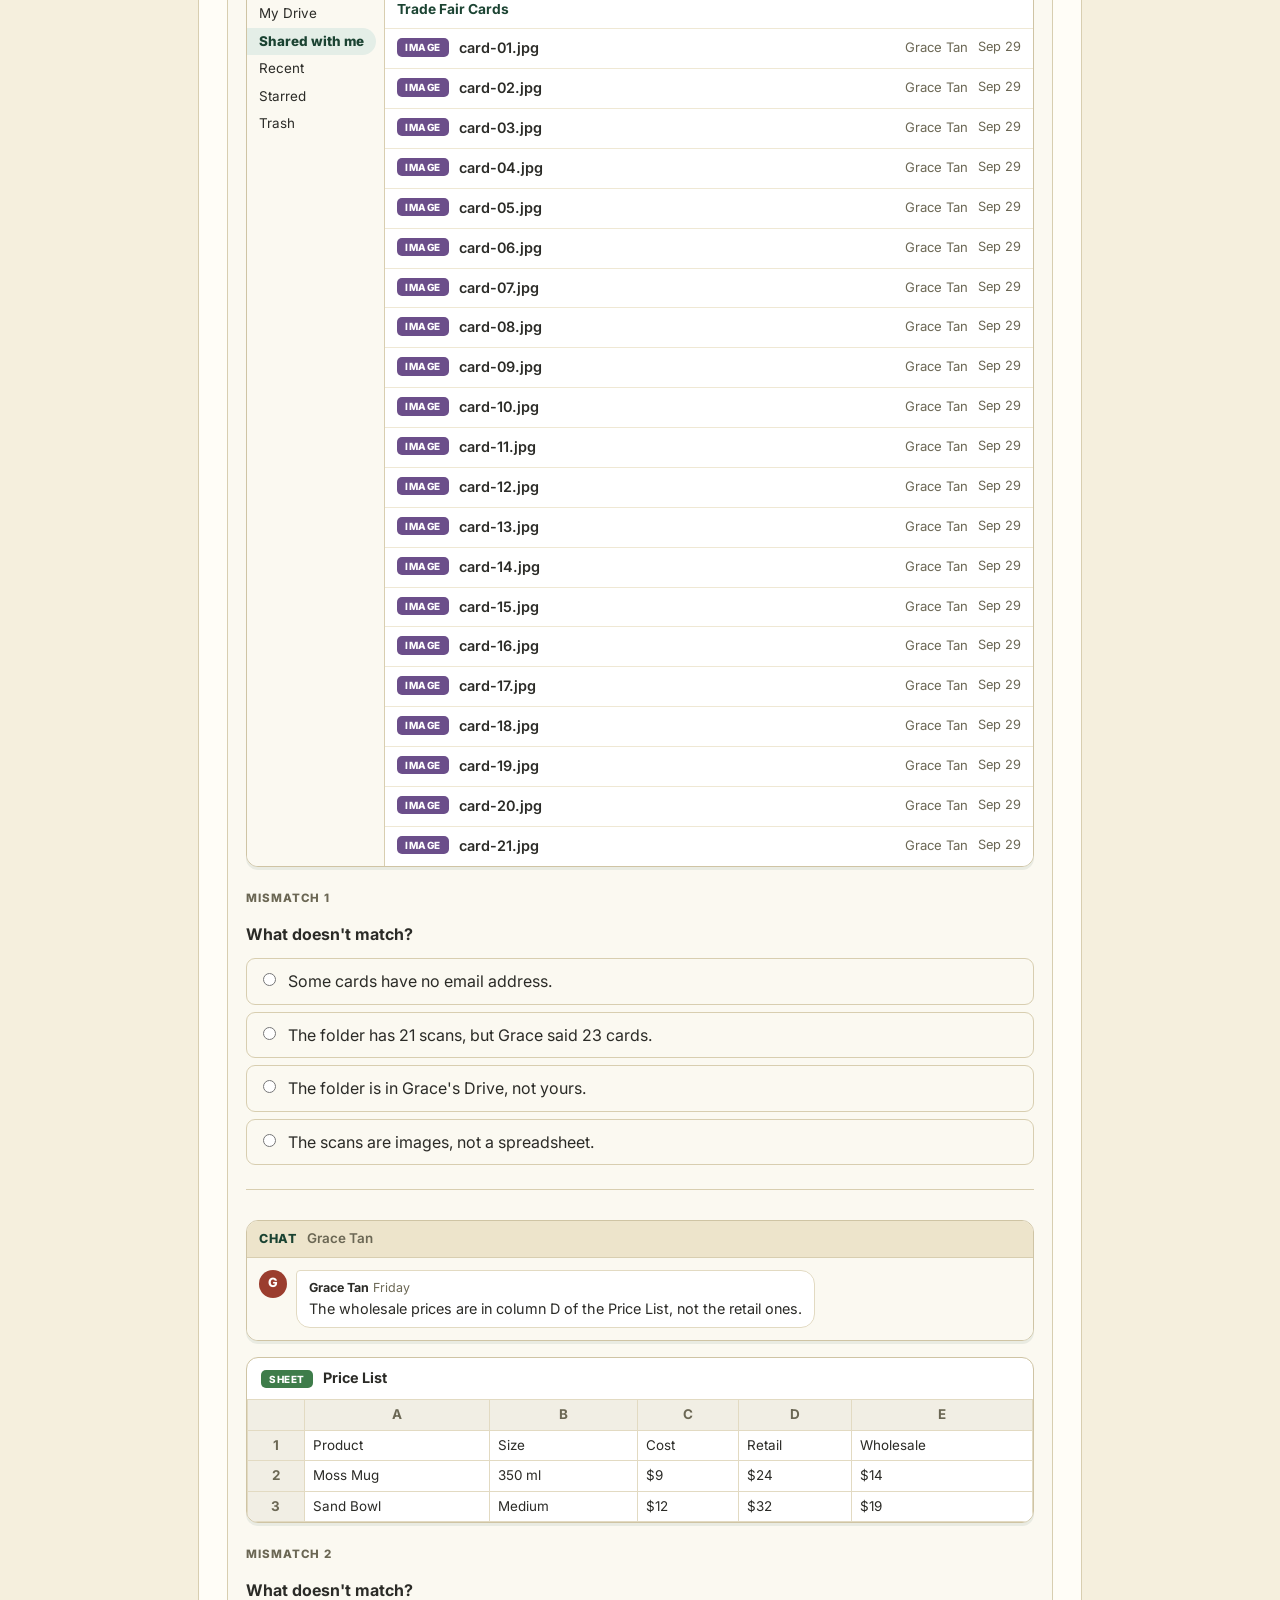
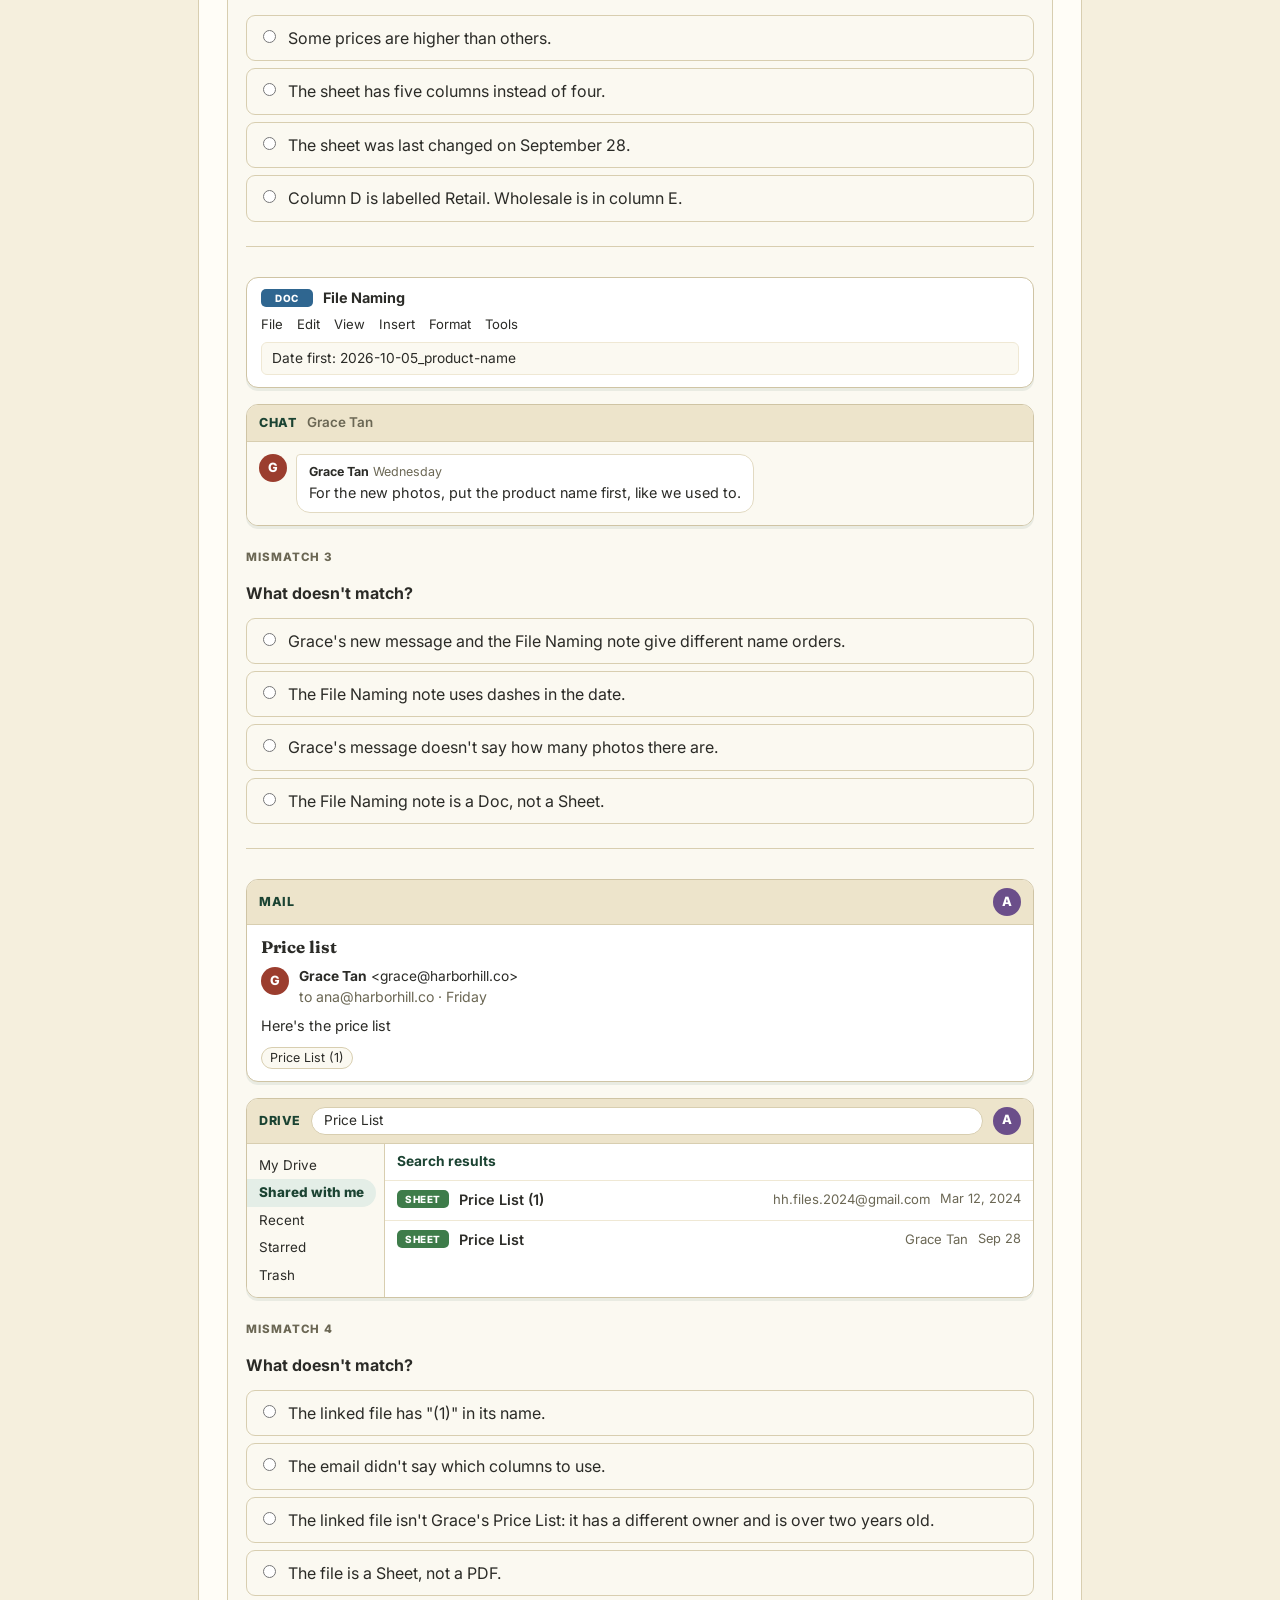
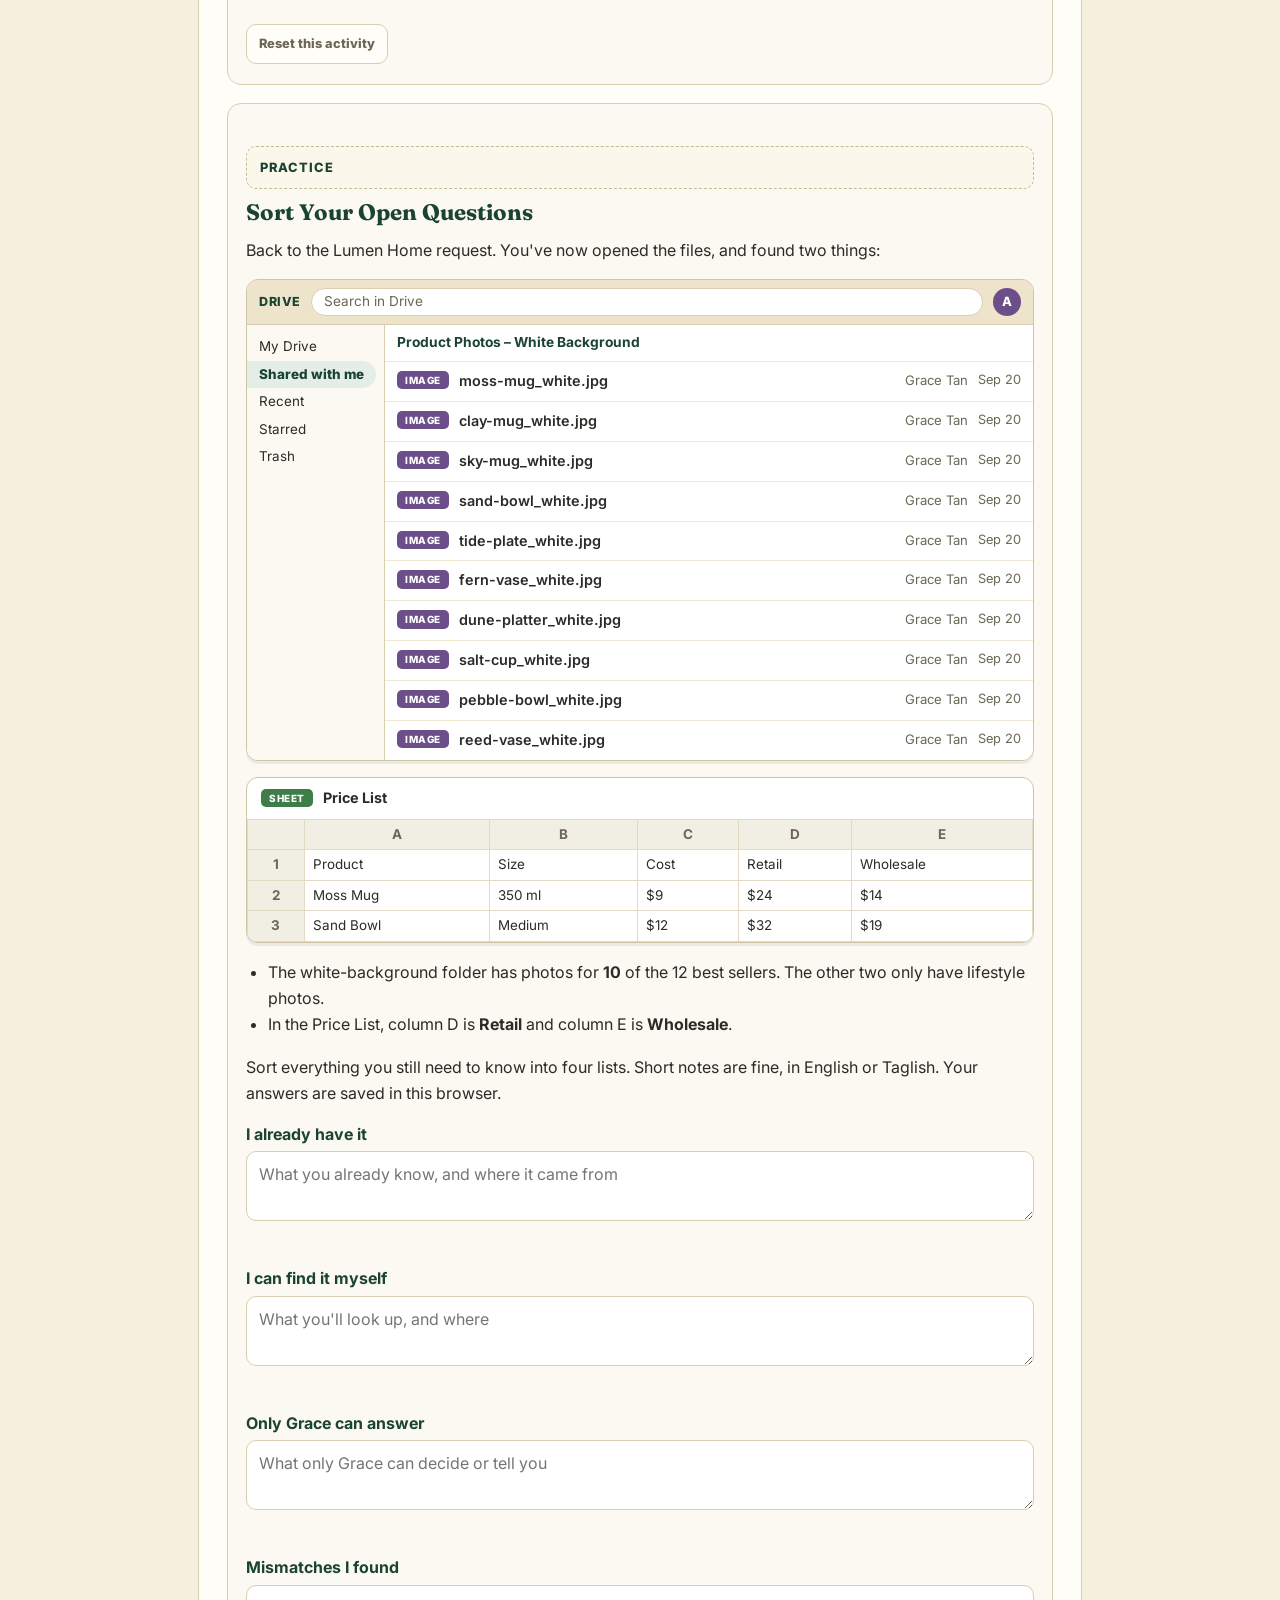
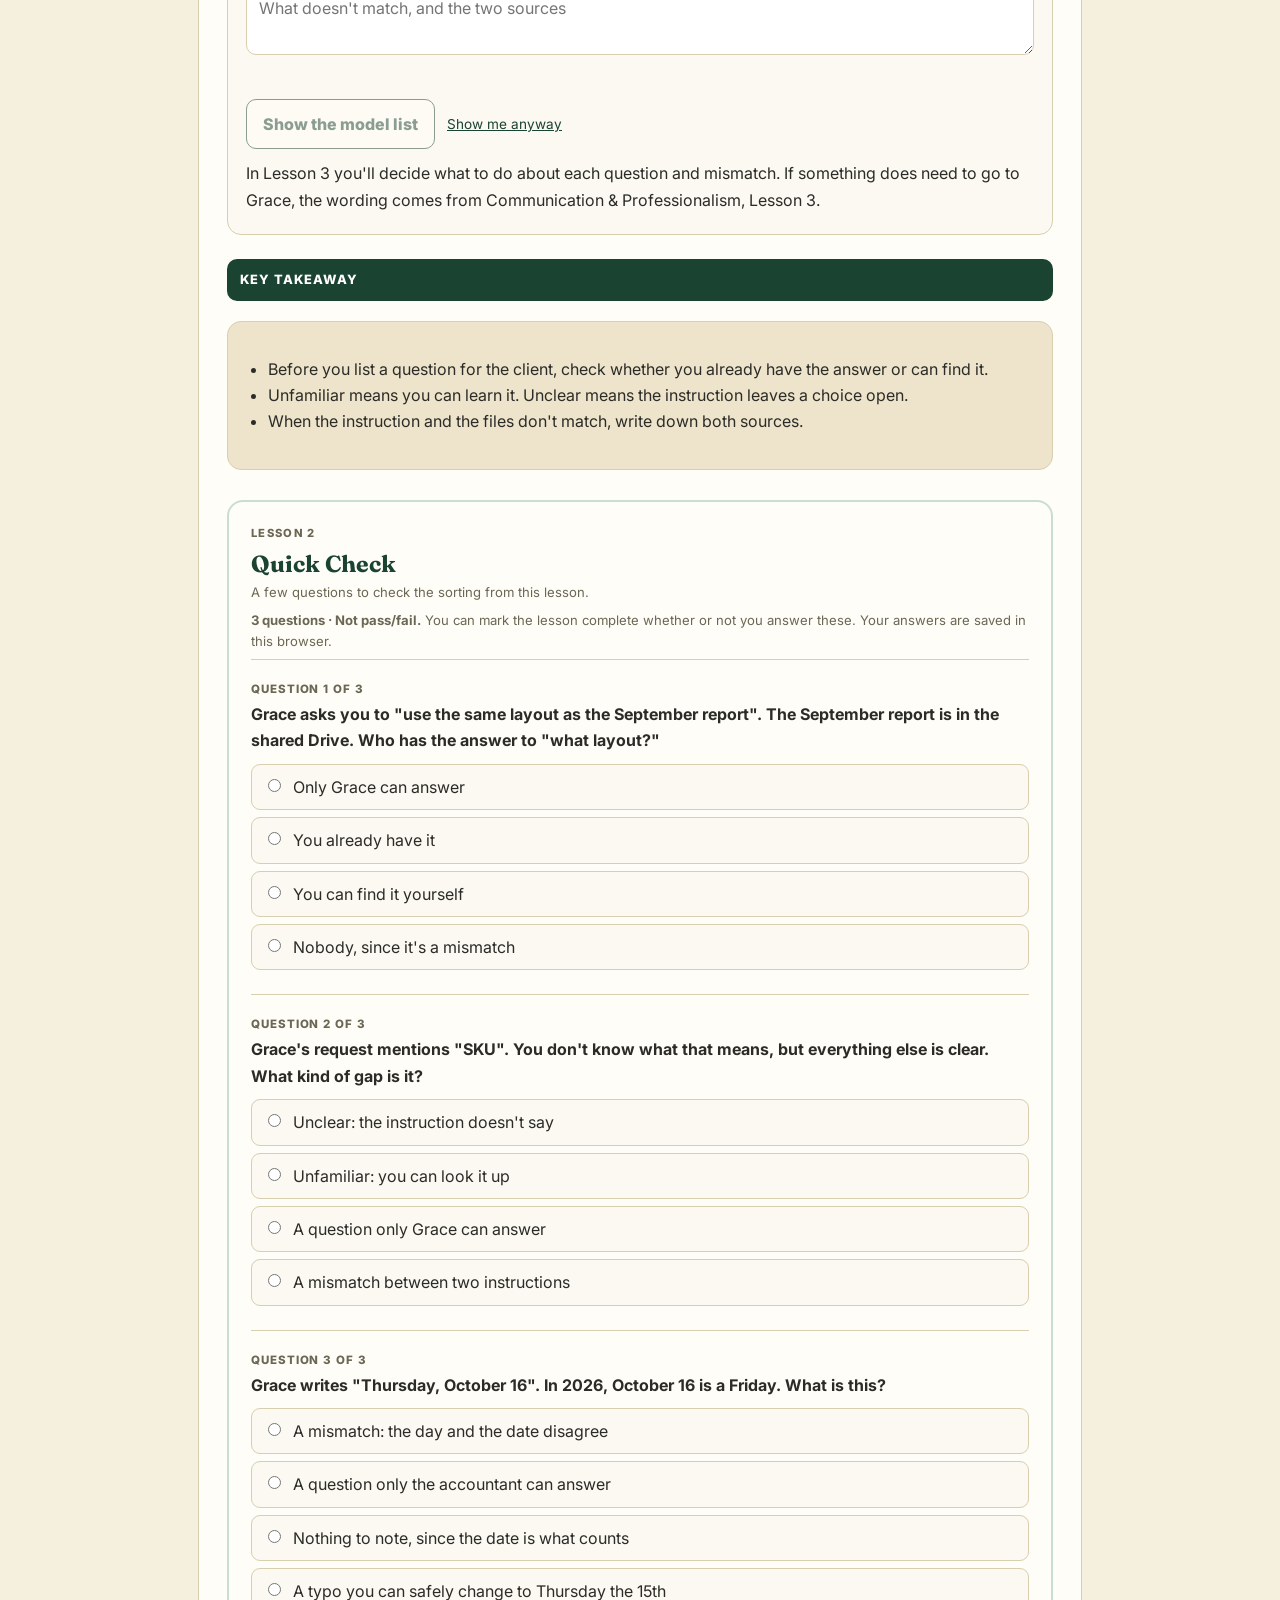
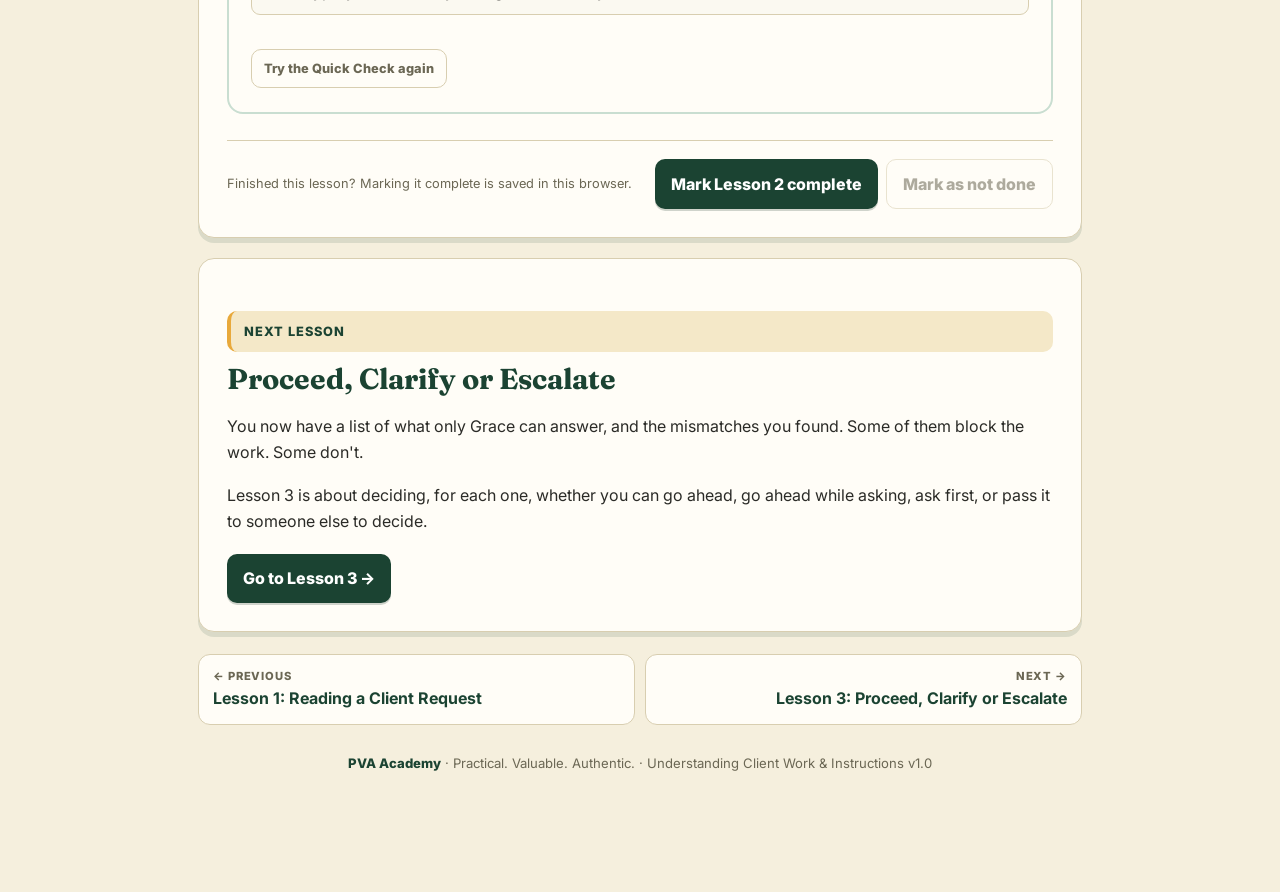
<file: public/lesson-2/index.html>
<!doctype html>
<html lang="en">
<head>
<meta charset="utf-8">
<meta name="viewport" content="width=device-width, initial-scale=1">
<meta name="theme-color" content="#1B4332">
<title>Lesson 2: What&#x27;s Missing, and Who Knows It — Understanding Client Work &amp; Instructions | PVA Academy</title>
<link rel="preconnect" href="https://fonts.googleapis.com">
<link rel="preconnect" href="https://fonts.gstatic.com" crossorigin>
<link href="https://fonts.googleapis.com/css2?family=Fraunces:opsz,wght@9..144,600;9..144,700&family=Inter:wght@400;500;600;700;800&display=swap" rel="stylesheet">
<link rel="stylesheet" href="../shared/course.css">
</head>
<body data-lesson-id="lesson-2" data-root="../">
<a class="skip-link" href="#main-content">Skip to course content</a>
<header class="route-bar"><div class="route-inner"><a class="home-btn" href="https://probinsiyanongva.org/" aria-label="Back to PVA Academy home page">← PVA Academy</a><div class="route-title"><a href="../">Understanding Client Work &amp; Instructions</a></div><div class="route-tag">STAGE 3 · LEARN TO WORK</div></div></header>
<div class="progress-wrap"><div class="progress-inner"><div class="progress-label"><span id="progressText">Getting started</span><span id="progressPct">0%</span></div><div class="progress-track" id="progressTrack"></div></div></div>
<main id="main-content">
<div class="storage-banner hidden" id="storageBanner" role="status" aria-live="polite"><strong>Progress can't be saved in this browser.</strong><br><span id="storageBannerText">You can continue learning, but your progress may not remain after you close or refresh this page. If you are using private browsing or have blocked site data, try a normal browser window.</span></div>
<nav class="lesson-nav" id="lessonNav" aria-label="Course lessons"></nav>
<article class="card lesson" id="lessonCard">
<div class="lesson-head"><div class="lesson-num">2</div><div class="lesson-title-wrap"><div class="section-label">Lesson 2 of 6</div><h1>What&#x27;s Missing, and Who Knows It</h1><span class="done-stamp">✓ Completed</span></div></div>
<div class="lesson-body">
<p>Your Task Card from Lesson 1 has open questions. Before you do anything about them, it helps to know who has the answer: maybe you already do, maybe it's in a file you can open, or maybe only the client knows.</p>
<p>In this lesson you'll sort open questions that way, and practice spotting when an instruction and the files don't match.</p>

<section class="activity"><div class="activity-title">Try it first</div><p>Here's the Task Card you made for Grace's Lumen Home request.</p><div class="carry" data-carry-from="lesson-1"><div class="section-label">Your Task Card from Lesson 1</div><p class="carry-fallback small hidden">You didn&#x27;t save a Task Card in Lesson 1, so here&#x27;s the model one.</p><div hidden data-note-heading="My Task Card from Lesson 1" data-note-from="lesson-1" data-note-optional></div><div class="table-wrap"><table><thead><tr><th>Part</th><th>Task Card</th></tr></thead><tbody><tr><td>Task</td><td data-carry-key="tc:lumen:task" data-note-label="Task" data-note-from="lesson-1" data-note-optional><span class="carry-model" hidden>Make a folder with photos of the 12 best-selling products, <strong>and</strong> a Doc listing each one's product name, photo file name and wholesale price</span><span class="carry-value"></span></td></tr><tr><td>Finished result</td><td data-carry-key="tc:lumen:result" data-note-label="Finished result" data-note-from="lesson-1" data-note-optional><span class="carry-model" hidden>One folder with 12 white-background product photos, plus one Doc with a 3-column list for the same 12 products, ready for Grace to send</span><span class="carry-value"></span></td></tr><tr><td>Sources</td><td data-carry-key="tc:lumen:sources" data-note-label="Sources" data-note-from="lesson-1" data-note-optional><span class="carry-model" hidden>The white-background product photos; the Price List, column D (wholesale); information on which products are the best sellers</span><span class="carry-value"></span></td></tr><tr><td>Deadline</td><td data-carry-key="tc:lumen:deadline" data-note-label="Deadline" data-note-from="lesson-1" data-note-optional><span class="carry-model" hidden>Sunday night Portland time = about <strong>Monday midday in the Philippines</strong> (for example, Sunday 9 PM there = Monday 12 PM here). "Night" isn't an exact time</span><span class="carry-value"></span></td></tr><tr><td>Limits</td><td data-carry-key="tc:lumen:limits" data-note-label="Limits" data-note-from="lesson-1" data-note-optional><span class="carry-model" hidden>White-background photos only. Wholesale prices only (column D, not retail). <strong>Don't send it to the buyer</strong>; Grace will</span><span class="carry-value"></span></td></tr><tr><td>Open questions</td><td data-carry-key="tc:lumen:questions" data-note-label="Open questions" data-note-from="lesson-1" data-note-optional><span class="carry-model" hidden>Which 12 are the best sellers, and where does that information come from? What time on Sunday night? (Smaller: what to name the folder and the Doc?)</span><span class="carry-value"></span></td></tr></tbody></table></div></div><p>You also have this now. Grace's shared folder:</p><figure class="mock" role="group" aria-label="Grace&#x27;s shared folder, Harbor &amp; Hill – Shared"><div class="mock-frame"><div class="mock-bar"><span class="mock-app">Drive</span><span class="mock-search">Search in Drive</span><span class="avatar av-5" aria-hidden="true">A</span></div><div class="mock-body"><div class="mock-side"><span>My Drive</span><span class="on">Shared with me</span><span>Recent</span><span>Starred</span><span>Trash</span></div><div class="mock-main"><div class="mock-path">Harbor &amp; Hill – Shared</div><div class="mock-list"><div class="mock-row"><span class="ft ft-sheet">SHEET</span><span class="m-name">Price List</span><span class="m-owner">Grace Tan</span><span class="m-date">Sep 28</span></div><div class="mock-row"><span class="ft ft-sheet">SHEET</span><span class="m-name">Sales by Product – Sep 2026</span><span class="m-owner">Grace Tan</span><span class="m-date">Oct 1</span></div><div class="mock-row"><span class="ft ft-folder">FOLDER</span><span class="m-name">Product Photos – White Background</span><span class="m-owner">Grace Tan</span><span class="m-date">Sep 20</span></div><div class="mock-row"><span class="ft ft-folder">FOLDER</span><span class="m-name">Product Photos – Lifestyle</span><span class="m-owner">Grace Tan</span><span class="m-date">Sep 20</span></div><div class="mock-row"><span class="ft ft-folder">FOLDER</span><span class="m-name">Buyers</span><span class="m-owner">Grace Tan</span><span class="m-date">Sep 25</span></div></div></div></div></div><figcaption>Sales by Product – Sep 2026 has two tabs: All Products and Best Sellers.</figcaption></figure><p>And a message from Grace in the same chat last Thursday:</p><figure class="mock" role="group" aria-label="Message from Grace last Thursday"><div class="mock-frame"><div class="mock-bar"><span class="mock-app">Chat</span><span class="chat-with">Grace Tan</span></div><div class="chat-thread"><div class="chat-msg"><span class="avatar av-2" aria-hidden="true">G</span><div class="chat-bubble"><div class="chat-meta"><strong>Grace Tan</strong> <span>Last Thursday</span></div><div class="chat-text">For buyer folders, use Buyer – Purpose – Month, so for example Bayside Gifts – Catalog – Sep.</div></div></div></div></div></figure><p>For each open question on your card, who has the answer?</p><div class="act-item act-graded act-row" data-key="act:l2b1-1" data-correct="1" data-good="" data-try=""><div class="act-q"><span class="q-num">Open question 1</span><br><p>Which 12 products are the best sellers?</p></div><div class="choice-row" role="radiogroup"><label class="choice" data-fb="Grace didn&#x27;t list them in her messages. But the Best Sellers tab in Sales by Product – Sep 2026 does, so you can find it yourself."><input type="radio" name="act:l2b1-1" value="0"><span>I already have it</span></label><label class="choice" data-fb="The Best Sellers tab in Sales by Product – Sep 2026 lists them. No need to ask Grace."><input type="radio" name="act:l2b1-1" value="1"><span>I can find it myself</span></label><label class="choice" data-fb="Grace knows, but so does her sales sheet: the Best Sellers tab in Sales by Product – Sep 2026. Asking her would cost her time for something you can look up."><input type="radio" name="act:l2b1-1" value="2"><span>Only Grace can answer</span></label></div><div class="feedback" aria-live="polite"></div></div><div class="act-item act-graded act-row" data-key="act:l2b1-2" data-correct="2" data-good="" data-try=""><div class="act-q"><span class="q-num">Open question 2</span><br><p>What time on Sunday night does Grace need it?</p></div><div class="choice-row" role="radiogroup"><label class="choice" data-fb="You have &quot;Sunday night&quot;, but not a time. Nothing in the messages or files says when she plans to send it."><input type="radio" name="act:l2b1-2" value="0"><span>I already have it</span></label><label class="choice" data-fb="None of the files or messages say when Grace plans to send it to the buyer. Only she knows."><input type="radio" name="act:l2b1-2" value="1"><span>I can find it myself</span></label><label class="choice" data-fb="Nothing you can see says what time. That&#x27;s Grace&#x27;s plan, so it&#x27;s hers to answer."><input type="radio" name="act:l2b1-2" value="2"><span>Only Grace can answer</span></label></div><div class="feedback" aria-live="polite"></div></div><div class="act-item act-graded act-row" data-key="act:l2b1-3" data-correct="0" data-good="" data-try=""><div class="act-q"><span class="q-num">Open question 3</span><br><p>What should the folder and the Doc be called?</p></div><div class="choice-row" role="radiogroup"><label class="choice" data-fb="Grace told you last week: Buyer – Purpose – Month. So: Lumen Home – Best Sellers – Oct."><input type="radio" name="act:l2b1-3" value="0"><span>I already have it</span></label><label class="choice" data-fb="You don&#x27;t need to look anywhere. It&#x27;s in the chat already: &quot;Buyer – Purpose – Month&quot;, from last Thursday."><input type="radio" name="act:l2b1-3" value="1"><span>I can find it myself</span></label><label class="choice" data-fb="Grace already answered it last week: &quot;Buyer – Purpose – Month&quot;. Re-reading the chat finds it."><input type="radio" name="act:l2b1-3" value="2"><span>Only Grace can answer</span></label></div><div class="feedback" aria-live="polite"></div></div><div class="hero-actions" style="margin:4px 0 12px"><button type="button" class="btn subtle small-btn" data-reset-activity>Reset this activity</button></div></section>

<h2>Three Places an Answer Can Be</h2>
<p>You just sorted three questions three different ways:</p>
<ul>
<li><strong>The folder name was already in the chat.</strong> Re-reading found it.</li>
<li><strong>The best sellers were in a file you can open.</strong> Looking found it.</li>
<li><strong>The Sunday time was nowhere.</strong> Only Grace knows her own plan.</li>
</ul>
<p>Before you put a question on your list for the client, check the places it could already be, in this order:</p>
<ol>
<li>The whole message, including earlier messages in the same chat or thread</li>
<li>Any files that came with it, attached or linked</li>
<li>The client's shared folders and any process notes</li>
<li>Earlier messages from the client about similar work</li>
<li>A quick search, for general know-how such as what a word means</li>
</ol>
<p>Some questions will still be left after that. Those are the ones that need the client, and they're worth asking.</p>

<div class="tip"><div class="section-label">Tip</div><p style="margin:0">Hanapin muna sa mga file at lumang messages bago magtanong. Kapag wala talaga roon, saka mo ilista para sa client.</p></div>

<section class="activity"><div class="activity-title">Activity</div><h2>Sort the Gaps</h2><p>A new request from Grace. Read it, look at what you can see, then sort each gap.</p><figure class="mock" role="group" aria-label="Email from Grace Tan: October stock count"><div class="mock-frame"><div class="mock-bar"><span class="mock-app">Mail</span><span class="avatar av-5" aria-hidden="true">A</span></div><div class="mock-mail"><p class="m-subject">October stock count</p><div class="m-head"><span class="avatar av-2" aria-hidden="true">G</span><div class="m-who"><strong>Grace Tan</strong> &lt;grace@harborhill.co&gt;<br><span class="small">to ana@harborhill.co · Tuesday</span></div></div><div class="m-bodytext"><p>Hi Ana! Please send the October stock count to Mark at the warehouse by Wednesday. Use the same template as last month, and include the three new mugs (Moss, Clay and Sky). Thanks!</p></div><div></div></div></div></figure><figure class="mock" role="group" aria-label="Stock Counts folder"><div class="mock-frame"><div class="mock-bar"><span class="mock-app">Drive</span><span class="mock-search">Search in Drive</span><span class="avatar av-5" aria-hidden="true">A</span></div><div class="mock-body"><div class="mock-side"><span>My Drive</span><span class="on">Shared with me</span><span>Recent</span><span>Starred</span><span>Trash</span></div><div class="mock-main"><div class="mock-path">Stock Counts</div><div class="mock-list"><div class="mock-row"><span class="ft ft-sheet">SHEET</span><span class="m-name">Stock Count – September</span><span class="m-owner">Grace Tan</span><span class="m-date">Sep 30</span></div><div class="mock-row"><span class="ft ft-sheet">SHEET</span><span class="m-name">Stock Count – August</span><span class="m-owner">Grace Tan</span><span class="m-date">Aug 31</span></div></div></div></div></div></figure><figure class="mock" role="group" aria-label="Stock Count – September, first rows"><div class="mock-frame"><div class="mock-doc"><div class="m-docname"><span class="ft ft-sheet">SHEET</span>Stock Count – September<span class="m-status"></span></div></div><div class="mock-sheet"><table><tr><th></th><th>A</th><th>B</th><th>C</th></tr><tr><th>1</th><td>Item</td><td>Warehouse qty</td><td>Notes</td></tr><tr><th>2</th><td>Sand Mug</td><td>48</td><td></td></tr><tr><th>3</th><td>Tide Plate</td><td>30</td><td></td></tr><tr><th>4</th><td>Fern Vase</td><td>12</td><td></td></tr></table></div></div></figure><figure class="mock" role="group" aria-label="Team Contacts sheet"><div class="mock-frame"><div class="mock-doc"><div class="m-docname"><span class="ft ft-sheet">SHEET</span>Team Contacts<span class="m-status"></span></div></div><div class="mock-sheet"><table><tr><th></th><th>A</th><th>B</th><th>C</th></tr><tr><th>1</th><td>Name</td><td>Role</td><td>Email</td></tr><tr><th>2</th><td>Mark Lim</td><td>Warehouse</td><td>mark@harborhill.co</td></tr></table></div></div></figure><figure class="mock" role="group" aria-label="Message from Grace on Monday"><div class="mock-frame"><div class="mock-bar"><span class="mock-app">Chat</span><span class="chat-with">Grace Tan</span></div><div class="chat-thread"><div class="chat-msg"><span class="avatar av-2" aria-hidden="true">G</span><div class="chat-bubble"><div class="chat-meta"><strong>Grace Tan</strong> <span>Monday</span></div><div class="chat-text">The new Portland shop opened last week!</div></div></div></div></div></figure><div class="act-item act-graded act-row" data-key="act:l2b3-1" data-correct="0" data-good="" data-try=""><div class="act-q"><span class="q-num">Gap 1</span><br><p>Which items are "the new mugs"?</p></div><div class="choice-row" role="radiogroup"><label class="choice" data-fb="They&#x27;re named in the email: Moss, Clay and Sky."><input type="radio" name="act:l2b3-1" value="0"><span>I already have it</span></label><label class="choice" data-fb="No need to look anywhere. Grace named them in the email: Moss, Clay and Sky."><input type="radio" name="act:l2b3-1" value="1"><span>I can find it myself</span></label><label class="choice" data-fb="Grace already answered this in the email: Moss, Clay and Sky."><input type="radio" name="act:l2b3-1" value="2"><span>Only Grace can answer</span></label></div><div class="feedback" aria-live="polite"></div></div><div class="act-item act-graded act-row" data-key="act:l2b3-2" data-correct="2" data-good="" data-try=""><div class="act-q"><span class="q-num">Gap 2</span><br><p>Should the count include stock at the new Portland shop, or only the warehouse?</p></div><div class="choice-row" role="radiogroup"><label class="choice" data-fb="The email doesn&#x27;t say. September&#x27;s template only has a warehouse column, and the shop opened after that."><input type="radio" name="act:l2b3-2" value="0"><span>I already have it</span></label><label class="choice" data-fb="September&#x27;s count was before the shop opened, so it can&#x27;t tell you. No file decides this. It&#x27;s Grace&#x27;s choice."><input type="radio" name="act:l2b3-2" value="1"><span>I can find it myself</span></label><label class="choice" data-fb="September&#x27;s count only had the warehouse, and the shop is new. Nothing you can see decides it, so it&#x27;s Grace&#x27;s call."><input type="radio" name="act:l2b3-2" value="2"><span>Only Grace can answer</span></label></div><div class="feedback" aria-live="polite"></div></div><div class="act-item act-graded act-row" data-key="act:l2b3-3" data-correct="1" data-good="" data-try=""><div class="act-q"><span class="q-num">Gap 3</span><br><p>Where's last month's template?</p></div><div class="choice-row" role="radiogroup"><label class="choice" data-fb="Grace didn&#x27;t attach it. But it&#x27;s one click away in the Stock Counts folder: Stock Count – September."><input type="radio" name="act:l2b3-3" value="0"><span>I already have it</span></label><label class="choice" data-fb="It&#x27;s in the Stock Counts folder: Stock Count – September."><input type="radio" name="act:l2b3-3" value="1"><span>I can find it myself</span></label><label class="choice" data-fb="You can find it without asking: Stock Count – September, in the Stock Counts folder."><input type="radio" name="act:l2b3-3" value="2"><span>Only Grace can answer</span></label></div><div class="feedback" aria-live="polite"></div></div><div class="act-item act-graded act-row" data-key="act:l2b3-4" data-correct="2" data-good="" data-try=""><div class="act-q"><span class="q-num">Gap 4</span><br><p>Should damaged items be counted as stock?</p></div><div class="choice-row" role="radiogroup"><label class="choice" data-fb="The email doesn&#x27;t mention damaged items, and neither does the template."><input type="radio" name="act:l2b3-4" value="0"><span>I already have it</span></label><label class="choice" data-fb="Look at the template again: Item, Warehouse qty, Notes. There&#x27;s no rule for damaged items anywhere you can see."><input type="radio" name="act:l2b3-4" value="1"><span>I can find it myself</span></label><label class="choice" data-fb="The template has no rule about damaged items, and the email doesn&#x27;t say. That&#x27;s Grace&#x27;s decision."><input type="radio" name="act:l2b3-4" value="2"><span>Only Grace can answer</span></label></div><div class="feedback" aria-live="polite"></div></div><div class="act-item act-graded act-row" data-key="act:l2b3-5" data-correct="1" data-good="" data-try=""><div class="act-q"><span class="q-num">Gap 5</span><br><p>What's Mark's email address?</p></div><div class="choice-row" role="radiogroup"><label class="choice" data-fb="It isn&#x27;t in Grace&#x27;s email. But it&#x27;s in the Team Contacts sheet."><input type="radio" name="act:l2b3-5" value="0"><span>I already have it</span></label><label class="choice" data-fb="It&#x27;s in the Team Contacts sheet: mark@harborhill.co."><input type="radio" name="act:l2b3-5" value="1"><span>I can find it myself</span></label><label class="choice" data-fb="No need to ask Grace. It&#x27;s in the Team Contacts sheet."><input type="radio" name="act:l2b3-5" value="2"><span>Only Grace can answer</span></label></div><div class="feedback" aria-live="polite"></div></div><div class="act-item act-graded act-row" data-key="act:l2b3-6" data-correct="0" data-good="" data-try=""><div class="act-q"><span class="q-num">Gap 6</span><br><p>When is "by Wednesday" in your time?</p></div><div class="choice-row" role="radiogroup"><label class="choice" data-fb="You can work this out yourself, as in Lesson 1: Wednesday in Portland runs into Thursday for you. Grace didn&#x27;t give an exact time, though, so that part goes on your list for her."><input type="radio" name="act:l2b3-6" value="0"><span>I already have it</span></label><label class="choice" data-fb="There&#x27;s nothing to look up. You can convert it yourself, as in Lesson 1. Only the exact time is missing, and that part is for Grace."><input type="radio" name="act:l2b3-6" value="1"><span>I can find it myself</span></label><label class="choice" data-fb="Converting &quot;Wednesday&quot; to your time is something you can do yourself, as in Lesson 1. Only the exact time is missing, and that part is for Grace."><input type="radio" name="act:l2b3-6" value="2"><span>Only Grace can answer</span></label></div><div class="feedback" aria-live="polite"></div></div><div class="hero-actions" style="margin:4px 0 12px"><button type="button" class="btn subtle small-btn" data-reset-activity>Reset this activity</button></div></section>

<h2>"I Don't Know This Yet" or "Nobody Said"?</h2>
<p>Sometimes you don't know something because it's new to you. That's <strong>unfamiliar</strong>: the answer exists, and you can learn it or look it up.</p>
<p>Sometimes you don't know because the instruction leaves a choice open, and nothing you can see settles it. That's <strong>unclear</strong>, and it usually ends up on your list for the client.</p>
<p>The same request can be either one, depending on what else you have.</p>

<section class="activity"><div class="activity-title">Activity</div><h2>Unfamiliar or Unclear?</h2><p>Each pair looks alike. Look for the one detail that makes them different.</p><div class="act-item act-graded act-row" data-key="act:l2b4-1" data-correct="0" data-good="" data-try=""><div class="act-q"><span class="q-num">Situation 1</span><br><p>Grace: "Export last month's orders as a CSV." You've never heard of a CSV.</p></div><div class="choice-row" role="radiogroup"><label class="choice" data-fb="Everything about the task is stated. CSV is a file type you can look up in a minute."><input type="radio" name="act:l2b4-1" value="0"><span>Unfamiliar: I can learn it or look it up</span></label><label class="choice" data-fb="Grace said which orders and which format. You just don&#x27;t know the format yet, and that&#x27;s something you can look up."><input type="radio" name="act:l2b4-1" value="1"><span>Unclear: the instruction doesn't say</span></label></div><div class="feedback" aria-live="polite"></div></div><div class="act-item act-graded act-row" data-key="act:l2b4-2" data-correct="1" data-good="" data-try=""><div class="act-q"><span class="q-num">Situation 2</span><br><p>Grace: "Export the orders for the accountant." She doesn't say which months, and there are two years of orders.</p></div><div class="choice-row" role="radiogroup"><label class="choice" data-fb="You know how to export, but not which orders. Two years or one month is a choice someone has to make, and it isn&#x27;t you."><input type="radio" name="act:l2b4-2" value="0"><span>Unfamiliar: I can learn it or look it up</span></label><label class="choice" data-fb="Which orders? Grace hasn&#x27;t said, and no file decides it."><input type="radio" name="act:l2b4-2" value="1"><span>Unclear: the instruction doesn't say</span></label></div><div class="feedback" aria-live="polite"></div></div><hr class="pair-divider"><div class="act-item act-graded act-row" data-key="act:l2b4-3" data-correct="1" data-good="" data-try=""><div class="act-q"><span class="q-num">Situation 3</span><br><p>Grace: "Use our brand colours for the flyer." Recent posts use two different greens, and there's no brand guide anywhere in the shared Drive.</p></div><div class="choice-row" role="radiogroup"><label class="choice" data-fb="You could look around, but the files disagree and nothing written down settles it."><input type="radio" name="act:l2b4-3" value="0"><span>Unfamiliar: I can learn it or look it up</span></label><label class="choice" data-fb="Two greens and no guide. Nothing settles which one is the brand colour."><input type="radio" name="act:l2b4-3" value="1"><span>Unclear: the instruction doesn't say</span></label></div><div class="feedback" aria-live="polite"></div></div><div class="act-item act-graded act-row" data-key="act:l2b4-4" data-correct="0" data-good="" data-try=""><div class="act-q"><span class="q-num">Situation 4</span><br><p>Grace: "Use our brand colours for the flyer." There's a Brand Guide Doc in the shared Drive.</p></div><div class="choice-row" role="radiogroup"><label class="choice" data-fb="Same request as before, but this time the colours are written down in the Brand Guide."><input type="radio" name="act:l2b4-4" value="0"><span>Unfamiliar: I can learn it or look it up</span></label><label class="choice" data-fb="Same request as the one before, but this time there&#x27;s a Brand Guide. You don&#x27;t know the colours yet; you can look them up."><input type="radio" name="act:l2b4-4" value="1"><span>Unclear: the instruction doesn't say</span></label></div><div class="feedback" aria-live="polite"></div></div><hr class="pair-divider"><div class="act-item act-graded act-row" data-key="act:l2b4-5" data-correct="1" data-good="" data-try=""><div class="act-q"><span class="q-num">Situation 5</span><br><p>Grace: "Request a courier pickup for Friday." The shop and the warehouse are at different addresses, and Grace doesn't say which.</p></div><div class="choice-row" role="radiogroup"><label class="choice" data-fb="Knowing how to request a pickup doesn&#x27;t help if you don&#x27;t know where from. The address is missing."><input type="radio" name="act:l2b4-5" value="0"><span>Unfamiliar: I can learn it or look it up</span></label><label class="choice" data-fb="Pick up from where? The request doesn&#x27;t say, and both addresses are possible."><input type="radio" name="act:l2b4-5" value="1"><span>Unclear: the instruction doesn't say</span></label></div><div class="feedback" aria-live="polite"></div></div><div class="act-item act-graded act-row" data-key="act:l2b4-6" data-correct="0" data-good="" data-try=""><div class="act-q"><span class="q-num">Situation 6</span><br><p>Grace: "Request a courier pickup from the warehouse for Friday." You've never requested one, but the courier's website has a pickup request page.</p></div><div class="choice-row" role="radiogroup"><label class="choice" data-fb="Where and when are both stated. You just haven&#x27;t done it before, and the courier&#x27;s page shows how."><input type="radio" name="act:l2b4-6" value="0"><span>Unfamiliar: I can learn it or look it up</span></label><label class="choice" data-fb="This time Grace said where: the warehouse. Everything else is learnable from the courier&#x27;s page."><input type="radio" name="act:l2b4-6" value="1"><span>Unclear: the instruction doesn't say</span></label></div><div class="feedback" aria-live="polite"></div></div><div class="hero-actions" style="margin:4px 0 12px"><button type="button" class="btn subtle small-btn" data-reset-activity>Reset this activity</button></div></section>

<section class="activity"><div class="activity-title">Activity</div><h2>Find the Mismatch</h2><p>Sometimes the instruction and the files don't agree, or two instructions say different things. For each one, choose what's actually wrong.</p><div class="act-item act-graded" data-key="act:l2b5-1" data-correct="1" data-good="" data-try=""><figure class="mock" role="group" aria-label="Part of Grace&#x27;s email from Lesson 1"><div class="mock-frame"><div class="mock-bar"><span class="mock-app">Mail</span><span class="avatar av-5" aria-hidden="true">A</span></div><div class="mock-mail"><p class="m-subject">Trade fair contacts</p><div class="m-head"><span class="avatar av-2" aria-hidden="true">G</span><div class="m-who"><strong>Grace Tan</strong> &lt;grace@harborhill.co&gt;<br><span class="small">to ana@harborhill.co · Monday</span></div></div><div class="m-bodytext"><p>The business cards are scanned in the &quot;Trade Fair Cards&quot; folder in Drive, 23 cards.</p></div><div></div></div></div></figure><figure class="mock" role="group" aria-label="Trade Fair Cards folder with 21 files"><div class="mock-frame"><div class="mock-bar"><span class="mock-app">Drive</span><span class="mock-search">Search in Drive</span><span class="avatar av-5" aria-hidden="true">A</span></div><div class="mock-body"><div class="mock-side"><span>My Drive</span><span class="on">Shared with me</span><span>Recent</span><span>Starred</span><span>Trash</span></div><div class="mock-main"><div class="mock-path">Trade Fair Cards</div><div class="mock-list"><div class="mock-row"><span class="ft ft-img">IMAGE</span><span class="m-name">card-01.jpg</span><span class="m-owner">Grace Tan</span><span class="m-date">Sep 29</span></div><div class="mock-row"><span class="ft ft-img">IMAGE</span><span class="m-name">card-02.jpg</span><span class="m-owner">Grace Tan</span><span class="m-date">Sep 29</span></div><div class="mock-row"><span class="ft ft-img">IMAGE</span><span class="m-name">card-03.jpg</span><span class="m-owner">Grace Tan</span><span class="m-date">Sep 29</span></div><div class="mock-row"><span class="ft ft-img">IMAGE</span><span class="m-name">card-04.jpg</span><span class="m-owner">Grace Tan</span><span class="m-date">Sep 29</span></div><div class="mock-row"><span class="ft ft-img">IMAGE</span><span class="m-name">card-05.jpg</span><span class="m-owner">Grace Tan</span><span class="m-date">Sep 29</span></div><div class="mock-row"><span class="ft ft-img">IMAGE</span><span class="m-name">card-06.jpg</span><span class="m-owner">Grace Tan</span><span class="m-date">Sep 29</span></div><div class="mock-row"><span class="ft ft-img">IMAGE</span><span class="m-name">card-07.jpg</span><span class="m-owner">Grace Tan</span><span class="m-date">Sep 29</span></div><div class="mock-row"><span class="ft ft-img">IMAGE</span><span class="m-name">card-08.jpg</span><span class="m-owner">Grace Tan</span><span class="m-date">Sep 29</span></div><div class="mock-row"><span class="ft ft-img">IMAGE</span><span class="m-name">card-09.jpg</span><span class="m-owner">Grace Tan</span><span class="m-date">Sep 29</span></div><div class="mock-row"><span class="ft ft-img">IMAGE</span><span class="m-name">card-10.jpg</span><span class="m-owner">Grace Tan</span><span class="m-date">Sep 29</span></div><div class="mock-row"><span class="ft ft-img">IMAGE</span><span class="m-name">card-11.jpg</span><span class="m-owner">Grace Tan</span><span class="m-date">Sep 29</span></div><div class="mock-row"><span class="ft ft-img">IMAGE</span><span class="m-name">card-12.jpg</span><span class="m-owner">Grace Tan</span><span class="m-date">Sep 29</span></div><div class="mock-row"><span class="ft ft-img">IMAGE</span><span class="m-name">card-13.jpg</span><span class="m-owner">Grace Tan</span><span class="m-date">Sep 29</span></div><div class="mock-row"><span class="ft ft-img">IMAGE</span><span class="m-name">card-14.jpg</span><span class="m-owner">Grace Tan</span><span class="m-date">Sep 29</span></div><div class="mock-row"><span class="ft ft-img">IMAGE</span><span class="m-name">card-15.jpg</span><span class="m-owner">Grace Tan</span><span class="m-date">Sep 29</span></div><div class="mock-row"><span class="ft ft-img">IMAGE</span><span class="m-name">card-16.jpg</span><span class="m-owner">Grace Tan</span><span class="m-date">Sep 29</span></div><div class="mock-row"><span class="ft ft-img">IMAGE</span><span class="m-name">card-17.jpg</span><span class="m-owner">Grace Tan</span><span class="m-date">Sep 29</span></div><div class="mock-row"><span class="ft ft-img">IMAGE</span><span class="m-name">card-18.jpg</span><span class="m-owner">Grace Tan</span><span class="m-date">Sep 29</span></div><div class="mock-row"><span class="ft ft-img">IMAGE</span><span class="m-name">card-19.jpg</span><span class="m-owner">Grace Tan</span><span class="m-date">Sep 29</span></div><div class="mock-row"><span class="ft ft-img">IMAGE</span><span class="m-name">card-20.jpg</span><span class="m-owner">Grace Tan</span><span class="m-date">Sep 29</span></div><div class="mock-row"><span class="ft ft-img">IMAGE</span><span class="m-name">card-21.jpg</span><span class="m-owner">Grace Tan</span><span class="m-date">Sep 29</span></div></div></div></div></div></figure><div class="act-q"><span class="q-num">Mismatch 1</span><br><p>What doesn't match?</p></div><div class="choice-group" role="radiogroup"><label class="choice" data-fb="True, and Grace already said what to do about that. The mismatch is the count: she said 23 cards, and the folder has 21."><input type="radio" name="act:l2b5-1" value="0"><span>Some cards have no email address.</span></label><label class="choice" data-fb="Grace&#x27;s number and the folder disagree. Write it down with both sources. You&#x27;ll decide what to do about it in Lesson 3."><input type="radio" name="act:l2b5-1" value="1"><span>The folder has 21 scans, but Grace said 23 cards.</span></label><label class="choice" data-fb="That&#x27;s normal for a client&#x27;s files. The mismatch is the count: 23 in the email, 21 in the folder."><input type="radio" name="act:l2b5-1" value="2"><span>The folder is in Grace's Drive, not yours.</span></label><label class="choice" data-fb="That&#x27;s expected for scanned business cards. The mismatch is the count: 23 in the email, 21 in the folder."><input type="radio" name="act:l2b5-1" value="3"><span>The scans are images, not a spreadsheet.</span></label></div><div class="feedback" aria-live="polite"></div></div><div class="act-item act-graded" data-key="act:l2b5-2" data-correct="3" data-good="" data-try=""><figure class="mock" role="group" aria-label="Grace&#x27;s chat message"><div class="mock-frame"><div class="mock-bar"><span class="mock-app">Chat</span><span class="chat-with">Grace Tan</span></div><div class="chat-thread"><div class="chat-msg"><span class="avatar av-2" aria-hidden="true">G</span><div class="chat-bubble"><div class="chat-meta"><strong>Grace Tan</strong> <span>Friday</span></div><div class="chat-text">The wholesale prices are in column D of the Price List, not the retail ones.</div></div></div></div></div></figure><figure class="mock" role="group" aria-label="Price List sheet with columns A to E"><div class="mock-frame"><div class="mock-doc"><div class="m-docname"><span class="ft ft-sheet">SHEET</span>Price List<span class="m-status"></span></div></div><div class="mock-sheet"><table><tr><th></th><th>A</th><th>B</th><th>C</th><th>D</th><th>E</th></tr><tr><th>1</th><td>Product</td><td>Size</td><td>Cost</td><td>Retail</td><td>Wholesale</td></tr><tr><th>2</th><td>Moss Mug</td><td>350 ml</td><td>$9</td><td>$24</td><td>$14</td></tr><tr><th>3</th><td>Sand Bowl</td><td>Medium</td><td>$12</td><td>$32</td><td>$19</td></tr></table></div></div></figure><div class="act-q"><span class="q-num">Mismatch 2</span><br><p>What doesn't match?</p></div><div class="choice-group" role="radiogroup"><label class="choice" data-fb="That&#x27;s normal: products cost different amounts. Look at the column headers."><input type="radio" name="act:l2b5-2" value="0"><span>Some prices are higher than others.</span></label><label class="choice" data-fb="The number of columns isn&#x27;t the issue. Look at what column D is called."><input type="radio" name="act:l2b5-2" value="1"><span>The sheet has five columns instead of four.</span></label><label class="choice" data-fb="The date isn&#x27;t the problem. Look at column D&#x27;s header: it says Retail."><input type="radio" name="act:l2b5-2" value="2"><span>The sheet was last changed on September 28.</span></label><label class="choice" data-fb="Grace said &quot;column D&quot; for wholesale, but the sheet says D is Retail. Note both sources."><input type="radio" name="act:l2b5-2" value="3"><span>Column D is labelled Retail. Wholesale is in column E.</span></label></div><div class="feedback" aria-live="polite"></div></div><div class="act-item act-graded" data-key="act:l2b5-3" data-correct="0" data-good="" data-try=""><figure class="mock" role="group" aria-label="File Naming note"><div class="mock-frame"><div class="mock-doc"><div class="m-docname"><span class="ft ft-doc">DOC</span>File Naming<span class="m-status"></span></div><div class="m-menu" aria-hidden="true"><span>File</span><span>Edit</span><span>View</span><span>Insert</span><span>Format</span><span>Tools</span></div><p class="m-docline">Date first: 2026-10-05_product-name</p></div></div></figure><figure class="mock" role="group" aria-label="Grace&#x27;s chat message on Wednesday"><div class="mock-frame"><div class="mock-bar"><span class="mock-app">Chat</span><span class="chat-with">Grace Tan</span></div><div class="chat-thread"><div class="chat-msg"><span class="avatar av-2" aria-hidden="true">G</span><div class="chat-bubble"><div class="chat-meta"><strong>Grace Tan</strong> <span>Wednesday</span></div><div class="chat-text">For the new photos, put the product name first, like we used to.</div></div></div></div></div></figure><div class="act-q"><span class="q-num">Mismatch 3</span><br><p>What doesn't match?</p></div><div class="choice-group" role="radiogroup"><label class="choice" data-fb="One says date first, the other says product name first. Note both, and which is newer."><input type="radio" name="act:l2b5-3" value="0"><span>Grace's new message and the File Naming note give different name orders.</span></label><label class="choice" data-fb="Dashes are just the format. The two instructions disagree about what comes first."><input type="radio" name="act:l2b5-3" value="1"><span>The File Naming note uses dashes in the date.</span></label><label class="choice" data-fb="That might be a gap, but it isn&#x27;t the mismatch. The note says date first; Grace now says product name first."><input type="radio" name="act:l2b5-3" value="2"><span>Grace's message doesn't say how many photos there are.</span></label><label class="choice" data-fb="The file type doesn&#x27;t matter. The note and the message give different name orders."><input type="radio" name="act:l2b5-3" value="3"><span>The File Naming note is a Doc, not a Sheet.</span></label></div><div class="feedback" aria-live="polite"></div></div><div class="act-item act-graded" data-key="act:l2b5-4" data-correct="2" data-good="" data-try=""><figure class="mock" role="group" aria-label="Grace&#x27;s email with a linked file"><div class="mock-frame"><div class="mock-bar"><span class="mock-app">Mail</span><span class="avatar av-5" aria-hidden="true">A</span></div><div class="mock-mail"><p class="m-subject">Price list</p><div class="m-head"><span class="avatar av-2" aria-hidden="true">G</span><div class="m-who"><strong>Grace Tan</strong> &lt;grace@harborhill.co&gt;<br><span class="small">to ana@harborhill.co · Friday</span></div></div><div class="m-bodytext"><p>Here&#x27;s the price list</p></div><div><span class="m-att">Price List (1)</span></div></div></div></figure><figure class="mock" role="group" aria-label="Drive search results for Price List"><div class="mock-frame"><div class="mock-bar"><span class="mock-app">Drive</span><span class="mock-search filled">Price List</span><span class="avatar av-5" aria-hidden="true">A</span></div><div class="mock-body"><div class="mock-side"><span>My Drive</span><span class="on">Shared with me</span><span>Recent</span><span>Starred</span><span>Trash</span></div><div class="mock-main"><div class="mock-path">Search results</div><div class="mock-list"><div class="mock-row"><span class="ft ft-sheet">SHEET</span><span class="m-name">Price List (1)</span><span class="m-owner">hh.files.2024@gmail.com</span><span class="m-date">Mar 12, 2024</span></div><div class="mock-row"><span class="ft ft-sheet">SHEET</span><span class="m-name">Price List</span><span class="m-owner">Grace Tan</span><span class="m-date">Sep 28</span></div></div></div></div></div></figure><div class="act-q"><span class="q-num">Mismatch 4</span><br><p>What doesn't match?</p></div><div class="choice-group" role="radiogroup"><label class="choice" data-fb="That&#x27;s one clue, but not the whole problem. Look at who owns it and when it was last changed."><input type="radio" name="act:l2b5-4" value="0"><span>The linked file has "(1)" in its name.</span></label><label class="choice" data-fb="That might be a gap, but it isn&#x27;t the mismatch. Look at the linked file&#x27;s owner and date."><input type="radio" name="act:l2b5-4" value="1"><span>The email didn't say which columns to use.</span></label><label class="choice" data-fb="Grace&#x27;s Price List is owned by her and was updated on September 28. The linked one is from another account, in 2024."><input type="radio" name="act:l2b5-4" value="2"><span>The linked file isn't Grace's Price List: it has a different owner and is over two years old.</span></label><label class="choice" data-fb="The file type isn&#x27;t the issue. Look at the owner and the date."><input type="radio" name="act:l2b5-4" value="3"><span>The file is a Sheet, not a PDF.</span></label></div><div class="feedback" aria-live="polite"></div></div><div class="hero-actions" style="margin:4px 0 12px"><button type="button" class="btn subtle small-btn" data-reset-activity>Reset this activity</button></div></section>

<section class="taskcard" data-taskcard="lumensort"><div class="activity-title">Practice</div><h2>Sort Your Open Questions</h2><p>Back to the Lumen Home request. You've now opened the files, and found two things:</p><figure class="mock" role="group" aria-label="Product Photos – White Background folder with 10 photos"><div class="mock-frame"><div class="mock-bar"><span class="mock-app">Drive</span><span class="mock-search">Search in Drive</span><span class="avatar av-5" aria-hidden="true">A</span></div><div class="mock-body"><div class="mock-side"><span>My Drive</span><span class="on">Shared with me</span><span>Recent</span><span>Starred</span><span>Trash</span></div><div class="mock-main"><div class="mock-path">Product Photos – White Background</div><div class="mock-list"><div class="mock-row"><span class="ft ft-img">IMAGE</span><span class="m-name">moss-mug_white.jpg</span><span class="m-owner">Grace Tan</span><span class="m-date">Sep 20</span></div><div class="mock-row"><span class="ft ft-img">IMAGE</span><span class="m-name">clay-mug_white.jpg</span><span class="m-owner">Grace Tan</span><span class="m-date">Sep 20</span></div><div class="mock-row"><span class="ft ft-img">IMAGE</span><span class="m-name">sky-mug_white.jpg</span><span class="m-owner">Grace Tan</span><span class="m-date">Sep 20</span></div><div class="mock-row"><span class="ft ft-img">IMAGE</span><span class="m-name">sand-bowl_white.jpg</span><span class="m-owner">Grace Tan</span><span class="m-date">Sep 20</span></div><div class="mock-row"><span class="ft ft-img">IMAGE</span><span class="m-name">tide-plate_white.jpg</span><span class="m-owner">Grace Tan</span><span class="m-date">Sep 20</span></div><div class="mock-row"><span class="ft ft-img">IMAGE</span><span class="m-name">fern-vase_white.jpg</span><span class="m-owner">Grace Tan</span><span class="m-date">Sep 20</span></div><div class="mock-row"><span class="ft ft-img">IMAGE</span><span class="m-name">dune-platter_white.jpg</span><span class="m-owner">Grace Tan</span><span class="m-date">Sep 20</span></div><div class="mock-row"><span class="ft ft-img">IMAGE</span><span class="m-name">salt-cup_white.jpg</span><span class="m-owner">Grace Tan</span><span class="m-date">Sep 20</span></div><div class="mock-row"><span class="ft ft-img">IMAGE</span><span class="m-name">pebble-bowl_white.jpg</span><span class="m-owner">Grace Tan</span><span class="m-date">Sep 20</span></div><div class="mock-row"><span class="ft ft-img">IMAGE</span><span class="m-name">reed-vase_white.jpg</span><span class="m-owner">Grace Tan</span><span class="m-date">Sep 20</span></div></div></div></div></div></figure><figure class="mock" role="group" aria-label="Price List sheet with columns A to E"><div class="mock-frame"><div class="mock-doc"><div class="m-docname"><span class="ft ft-sheet">SHEET</span>Price List<span class="m-status"></span></div></div><div class="mock-sheet"><table><tr><th></th><th>A</th><th>B</th><th>C</th><th>D</th><th>E</th></tr><tr><th>1</th><td>Product</td><td>Size</td><td>Cost</td><td>Retail</td><td>Wholesale</td></tr><tr><th>2</th><td>Moss Mug</td><td>350 ml</td><td>$9</td><td>$24</td><td>$14</td></tr><tr><th>3</th><td>Sand Bowl</td><td>Medium</td><td>$12</td><td>$32</td><td>$19</td></tr></table></div></div></figure><ul><li>The white-background folder has photos for <strong>10</strong> of the 12 best sellers. The other two only have lifestyle photos.</li><li>In the Price List, column D is <strong>Retail</strong> and column E is <strong>Wholesale</strong>.</li></ul><p>Sort everything you still need to know into four lists. Short notes are fine, in English or Taglish. Your answers are saved in this browser.</p><div hidden data-note-heading="My sorted list: Lumen Home"></div><div class="tc-field"><label class="field-label" for="lumensort-have">I already have it</label><textarea class="response" id="lumensort-have" data-key="tc:lumensort:have" data-note-label="I already have it" placeholder="What you already know, and where it came from"></textarea><p class="saved-note" data-for="lumensort-have" aria-live="polite"></p></div><div class="tc-field"><label class="field-label" for="lumensort-find">I can find it myself</label><textarea class="response" id="lumensort-find" data-key="tc:lumensort:find" data-note-label="I can find it myself" placeholder="What you&#x27;ll look up, and where"></textarea><p class="saved-note" data-for="lumensort-find" aria-live="polite"></p></div><div class="tc-field"><label class="field-label" for="lumensort-grace">Only Grace can answer</label><textarea class="response" id="lumensort-grace" data-key="tc:lumensort:grace" data-note-label="Only Grace can answer" placeholder="What only Grace can decide or tell you"></textarea><p class="saved-note" data-for="lumensort-grace" aria-live="polite"></p></div><div class="tc-field"><label class="field-label" for="lumensort-mismatch">Mismatches I found</label><textarea class="response" id="lumensort-mismatch" data-key="tc:lumensort:mismatch" data-note-label="Mismatches I found" placeholder="What doesn&#x27;t match, and the two sources"></textarea><p class="saved-note" data-for="lumensort-mismatch" aria-live="polite"></p></div><div class="tc-reveal-row"><button type="button" class="btn secondary" data-tc-reveal disabled>Show the model list</button><button type="button" class="tc-anyway" data-tc-anyway>Show me anyway</button></div><div class="tc-model hidden" data-tc-model><div class="section-label">Model list</div><div class="table-wrap"><table><thead><tr><th>List</th><th>Model</th></tr></thead><tbody><tr><td>I already have it</td><td>Folder and Doc names: <em>Lumen Home – Best Sellers – Oct</em> (Grace's message last Thursday). Deadline: Sunday night Portland = about Monday midday for you (Lesson 1)</td></tr><tr><td>I can find it myself</td><td>Which 12 are the best sellers: the Best Sellers tab in <em>Sales by Product – Sep 2026</em></td></tr><tr><td>Only Grace can answer</td><td>What time on Sunday night she needs it. What to do about the two best sellers without white-background photos: use a lifestyle photo, leave them out, or wait for new photos?</td></tr><tr><td>Mismatches I found</td><td>Grace said wholesale prices are in column D, but in the Price List column D is Retail and column E is Wholesale. Grace asked for 12 white-background photos; only 10 exist</td></tr></tbody></table></div><div class="tc-check"><h3 style="margin-top:6px">Self-check</h3><p>Compare each list with the model. Mark each one. It's for you only.</p><div class="tc-check-row"><p class="act-q">I already have it: Did you include the folder name, and where it came from?</p><div class="choice-row self-choice" role="radiogroup" data-key="tc:lumensort:check:have" data-note-label="Self-check: I already have it" aria-label="I already have it self-check"><label class="choice"><input type="radio" name="tc:lumensort:check:have" value="Got it"><span>Got it</span></label><label class="choice"><input type="radio" name="tc:lumensort:check:have" value="Missed something"><span>Missed something</span></label></div></div><div class="tc-check-row"><p class="act-q">I can find it myself: Did you put "which 12" here, with the Best Sellers tab?</p><div class="choice-row self-choice" role="radiogroup" data-key="tc:lumensort:check:find" data-note-label="Self-check: I can find it myself" aria-label="I can find it myself self-check"><label class="choice"><input type="radio" name="tc:lumensort:check:find" value="Got it"><span>Got it</span></label><label class="choice"><input type="radio" name="tc:lumensort:check:find" value="Missed something"><span>Missed something</span></label></div></div><div class="tc-check-row"><p class="act-q">Only Grace can answer: Did you include <strong>both</strong> the Sunday time <strong>and</strong> what to do about the two missing photos?</p><div class="choice-row self-choice" role="radiogroup" data-key="tc:lumensort:check:grace" data-note-label="Self-check: Only Grace can answer" aria-label="Only Grace can answer self-check"><label class="choice"><input type="radio" name="tc:lumensort:check:grace" value="Got it"><span>Got it</span></label><label class="choice"><input type="radio" name="tc:lumensort:check:grace" value="Missed something"><span>Missed something</span></label></div></div><div class="tc-check-row"><p class="act-q">Mismatches I found: Did you include <strong>both</strong> the column D/E problem <strong>and</strong> the 10-of-12 photos?</p><div class="choice-row self-choice" role="radiogroup" data-key="tc:lumensort:check:mismatch" data-note-label="Self-check: Mismatches I found" aria-label="Mismatches I found self-check"><label class="choice"><input type="radio" name="tc:lumensort:check:mismatch" value="Got it"><span>Got it</span></label><label class="choice"><input type="radio" name="tc:lumensort:check:mismatch" value="Missed something"><span>Missed something</span></label></div></div></div><div class="feedback tc-closing" aria-live="polite" data-tc-closing data-critical="grace,mismatch" data-msg-critical="These two lists matter most. A missed mismatch can mean putting retail prices in a wholesale list. A missed question can mean deciding something that was Grace&#x27;s to decide. Notice that the missing photos belong in both lists: the fact (only 10 of 12) is a mismatch, and what to do about it is Grace&#x27;s call. Add what you missed." data-msg-other="You caught the mismatches and the questions for Grace, which are the hardest parts. Check the first two lists against the model. Often it&#x27;s a name Grace already gave you, or a file you could open." data-msg-all="That&#x27;s a complete list. In the next lesson, you&#x27;ll decide what to do about each item under Only Grace can answer and Mismatches I found."></div></div><p>In Lesson 3 you'll decide what to do about each question and mismatch. If something does need to go to Grace, the wording comes from Communication &amp; Professionalism, Lesson 3.</p></section>

<div class="takeaway-title">Key Takeaway</div>
<div class="key-idea">
<ul>
<li>Before you list a question for the client, check whether you already have the answer or can find it.</li>
<li>Unfamiliar means you can learn it. Unclear means the instruction leaves a choice open.</li>
<li>When the instruction and the files don't match, write down both sources.</li>
</ul>
</div>

<pre id="notesAppendix" hidden>
TASK CARD
Task:
Finished result:
Sources:
Deadline (my time / client's words):
Limits:
Open questions:

SORTED QUESTIONS
I already have it:
I can find it myself (where):
Only the client can answer:
Mismatches I found (both sources):
</pre>
</div>
<section class="quick-check" id="quickCheck" aria-label="Quick Check"></section>
<div class="lesson-footer"><span class="next-hint">Finished this lesson? Marking it complete is saved in this browser.</span><div class="footer-actions"><button class="btn" type="button" id="markBtn">Mark Lesson 2 complete</button><button class="btn subtle" type="button" id="notDoneBtn" disabled>Mark as not done</button></div></div>
<div class="tip hidden" id="donePanel" role="status"><strong>Lesson 2 is marked complete.</strong> <span class="small">It's saved in this browser.</span><div class="hero-actions" style="margin-top:10px"><button class="btn secondary small-btn" type="button" id="notesBtn">Download my Lesson 2 notes (.txt)</button></div></div>
</article>
<section class="card"><div class="connection-title">Next Lesson</div><h2>Proceed, Clarify or Escalate</h2><p>You now have a list of what only Grace can answer, and the mismatches you found. Some of them block the work. Some don't.</p><p>Lesson 3 is about deciding, for each one, whether you can go ahead, go ahead while asking, ask first, or pass it to someone else to decide.</p><div class="hero-actions"><a class="btn" href="../lesson-3/">Go to Lesson 3 →</a></div></section>
<nav class="pager" aria-label="Lesson navigation"><a class="prev" href="../lesson-1/"><span class="pager-dir">← Previous</span><span class="pager-title">Lesson 1: Reading a Client Request</span></a><a class="next" href="../lesson-3/"><span class="pager-dir">Next →</span><span class="pager-title">Lesson 3: Proceed, Clarify or Escalate</span></a></nav>
<footer><span class="footer-mark">PVA Academy</span> · Practical. Valuable. Authentic. · Understanding Client Work &amp; Instructions v1.0</footer>
</main>
<script src="../shared/progress.js"></script>
<script src="../shared/quick-checks.js"></script>
<script src="../shared/lesson.js"></script>
</body>
</html>
</file>
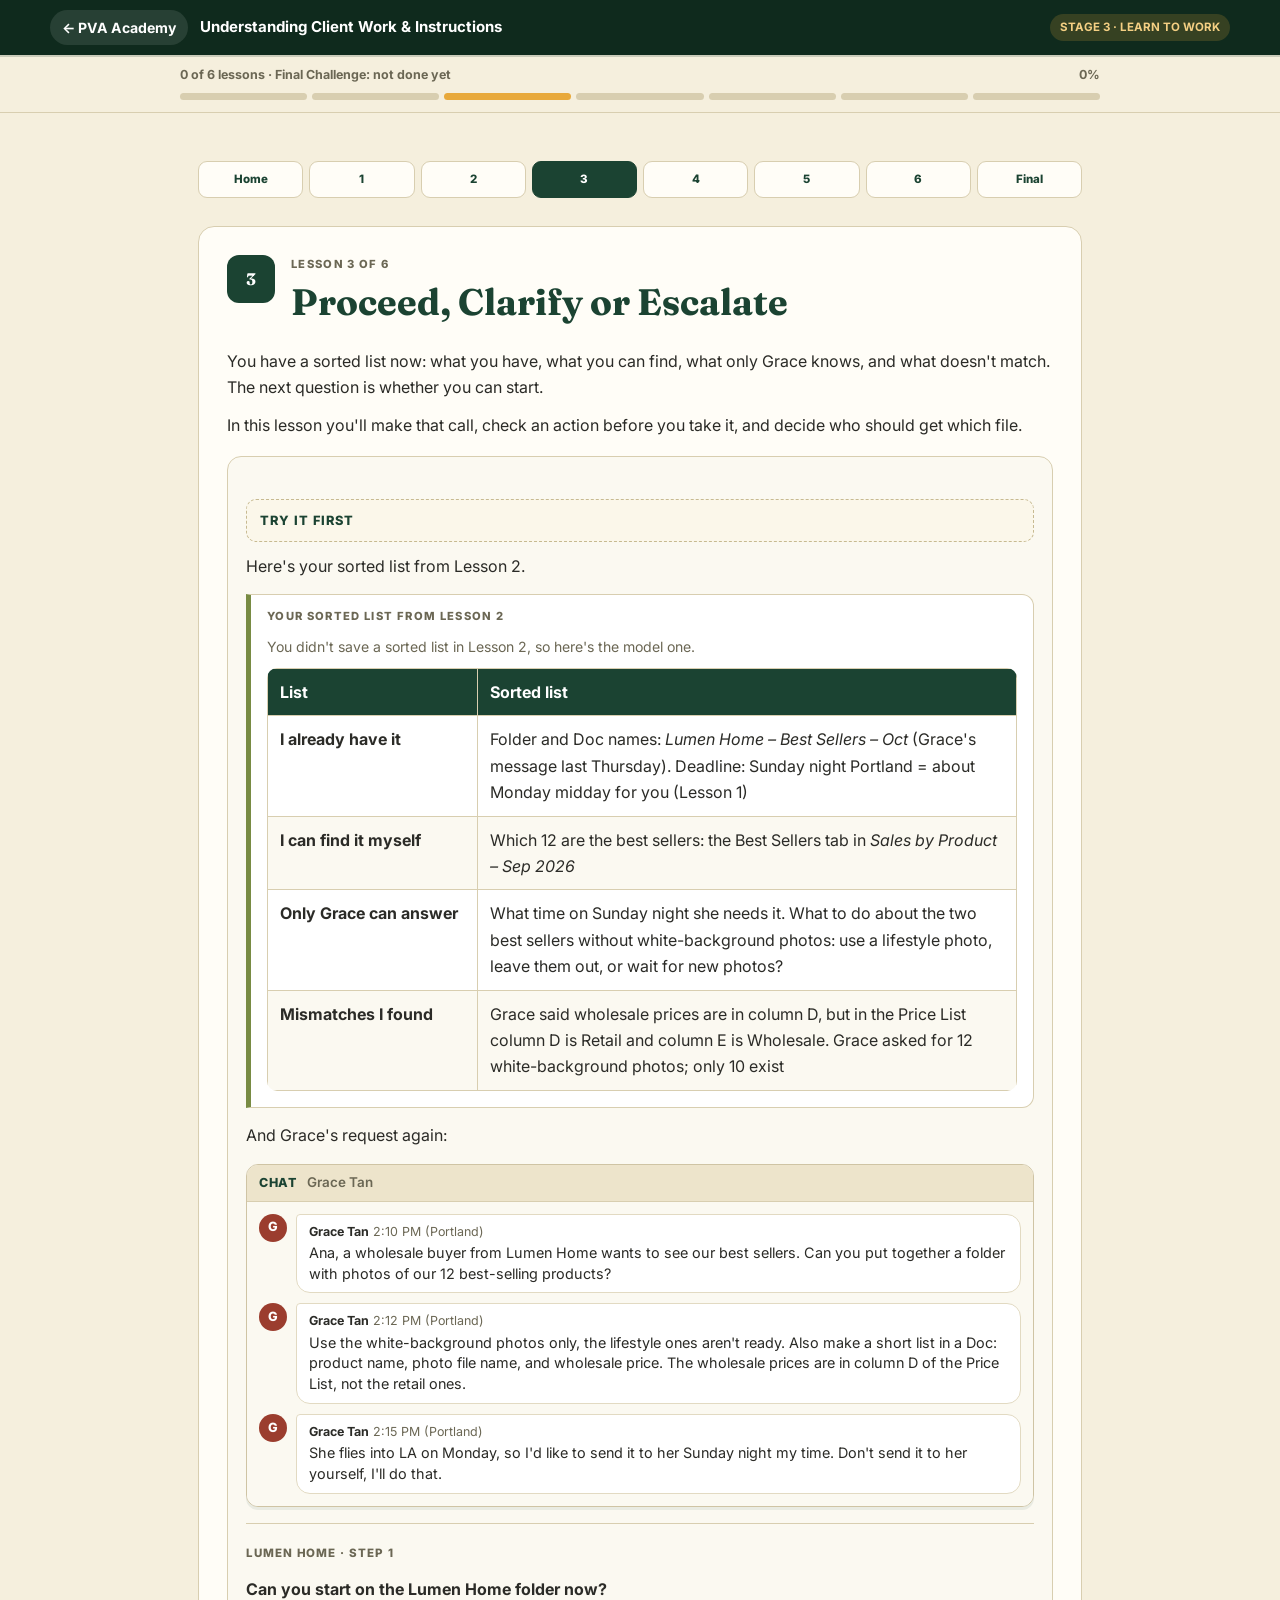
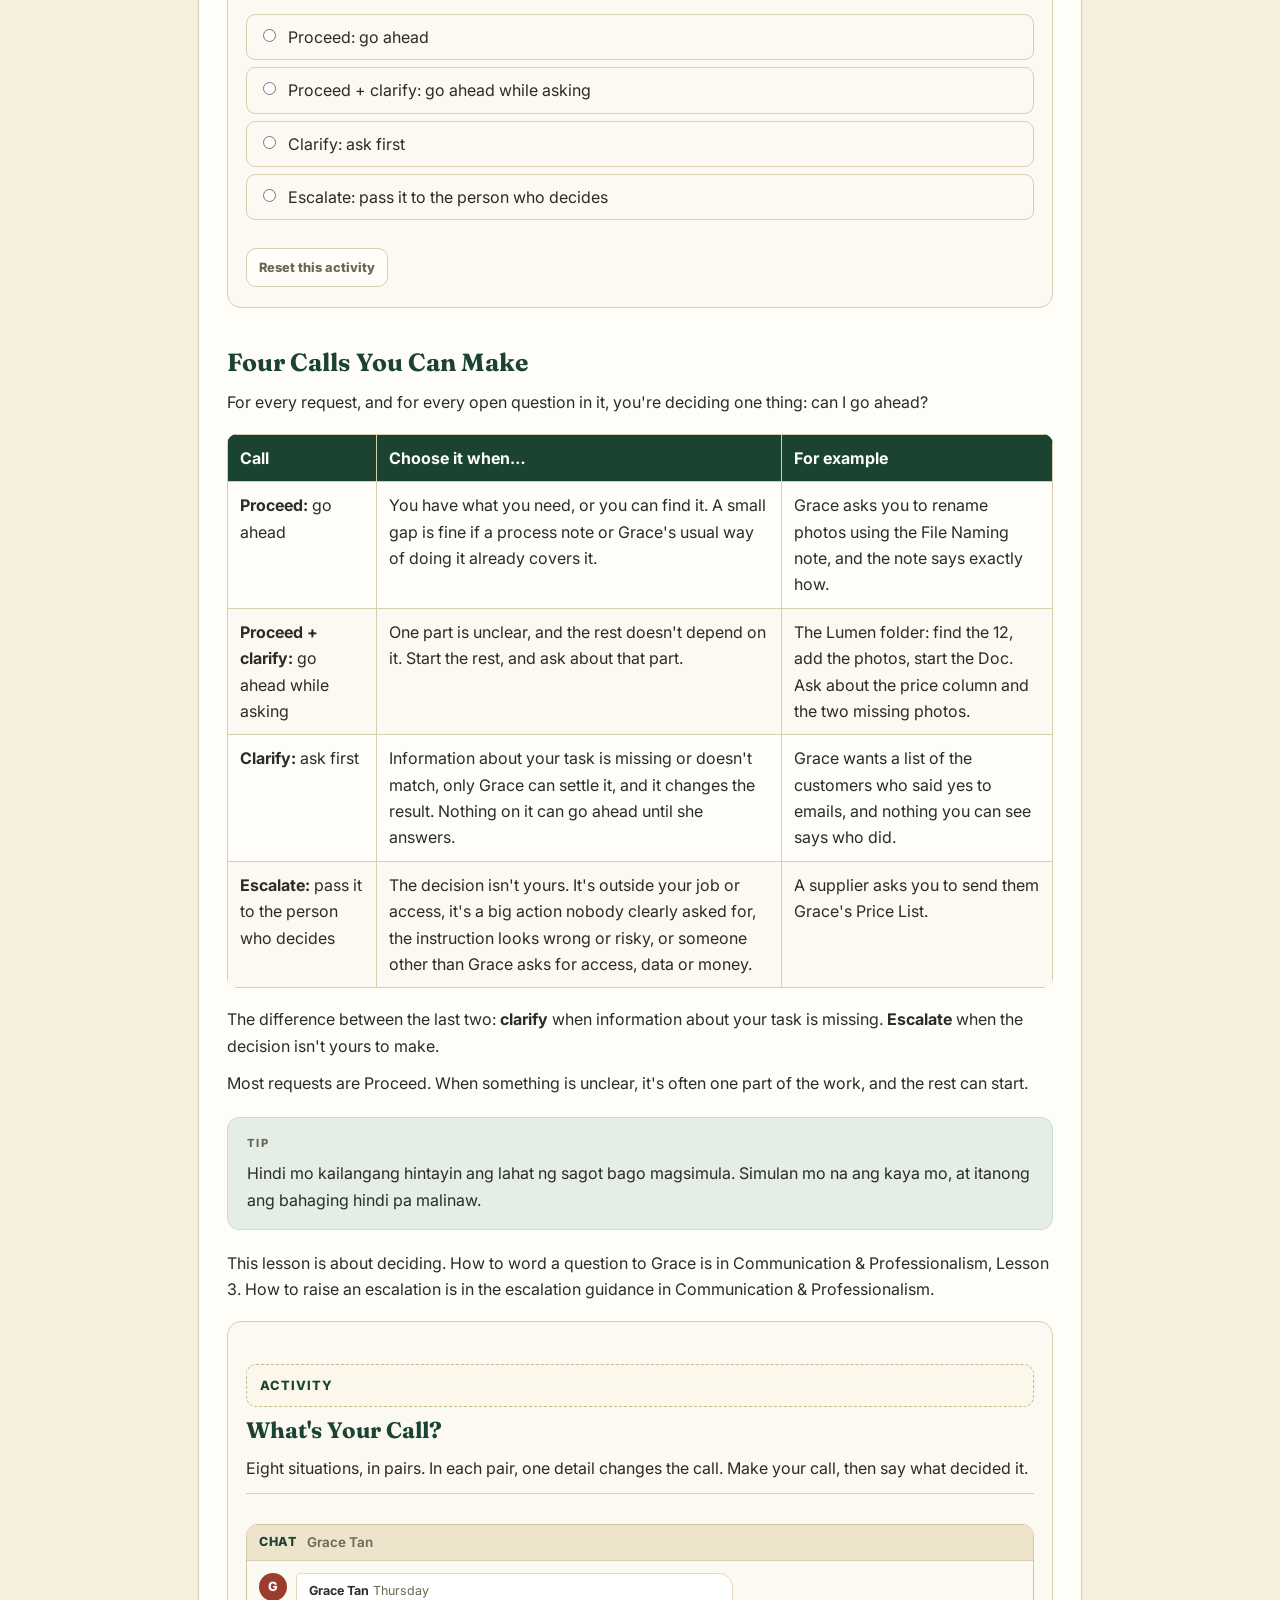
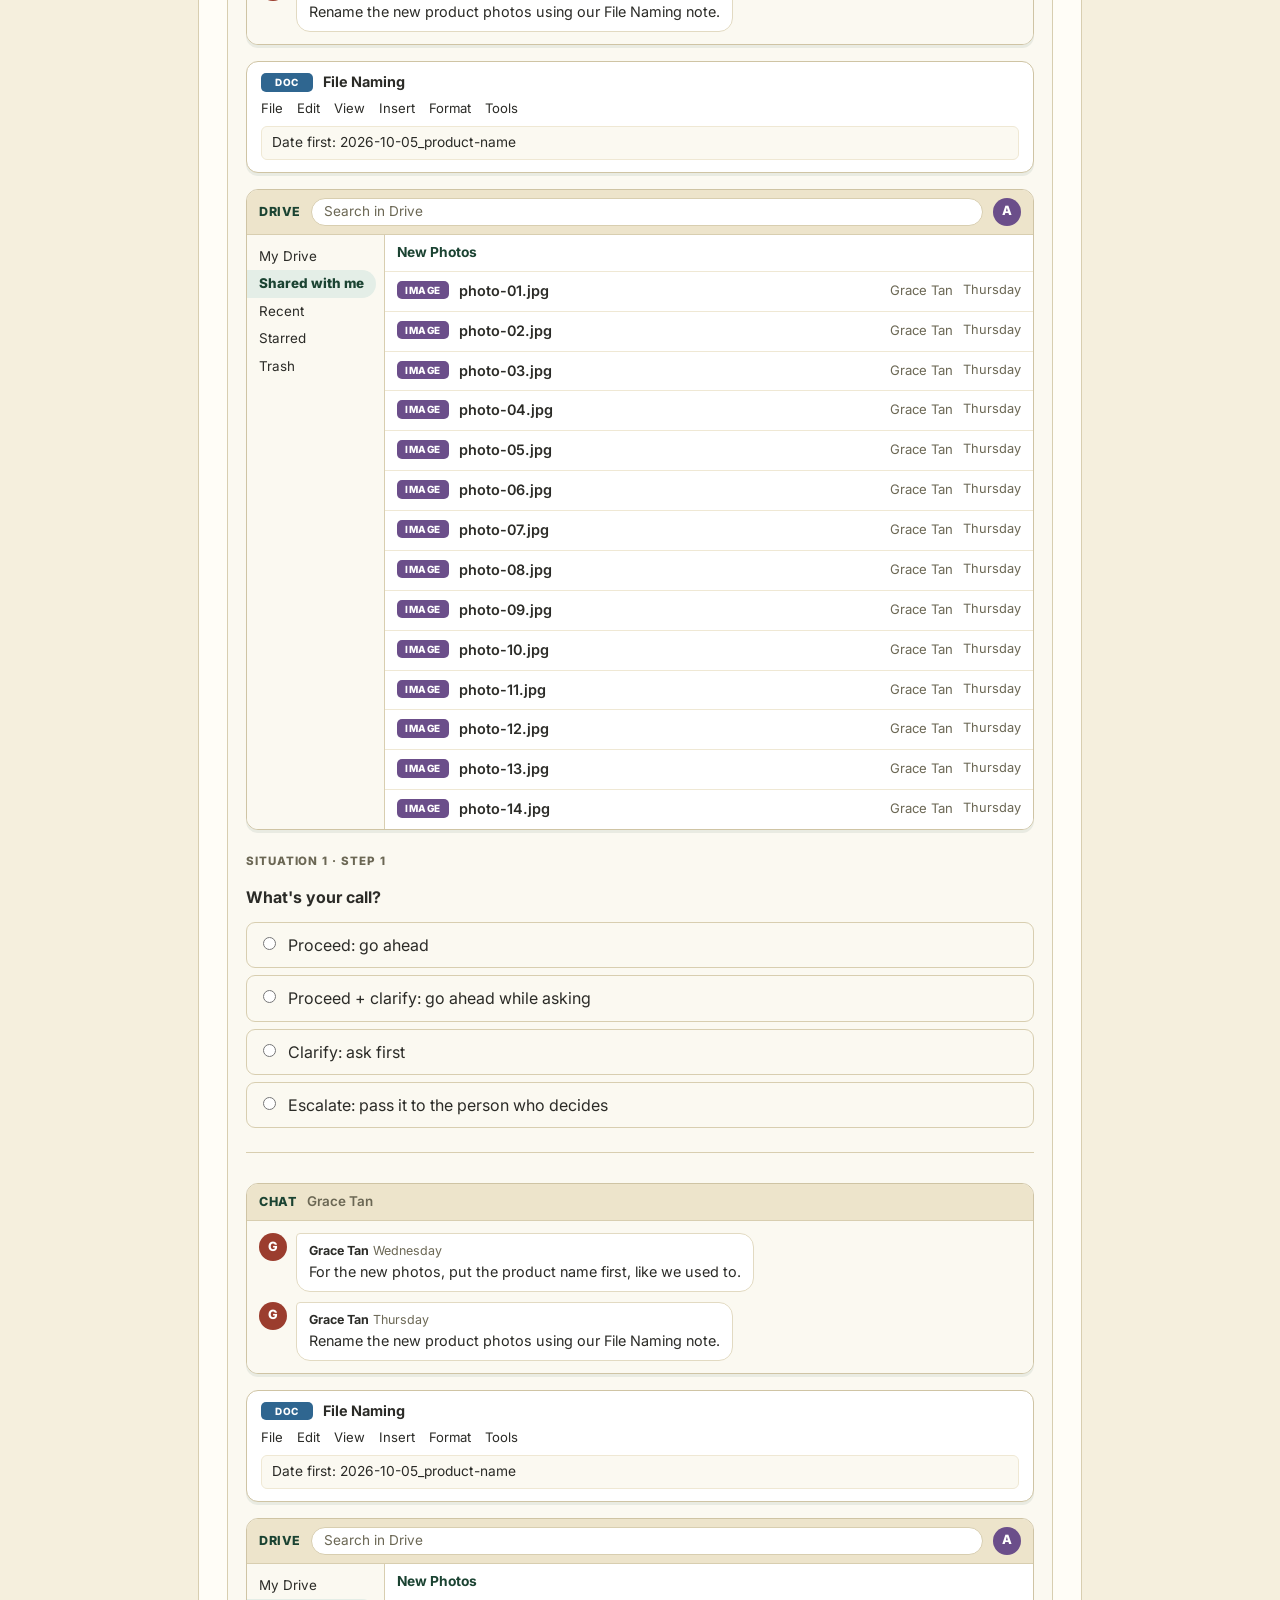
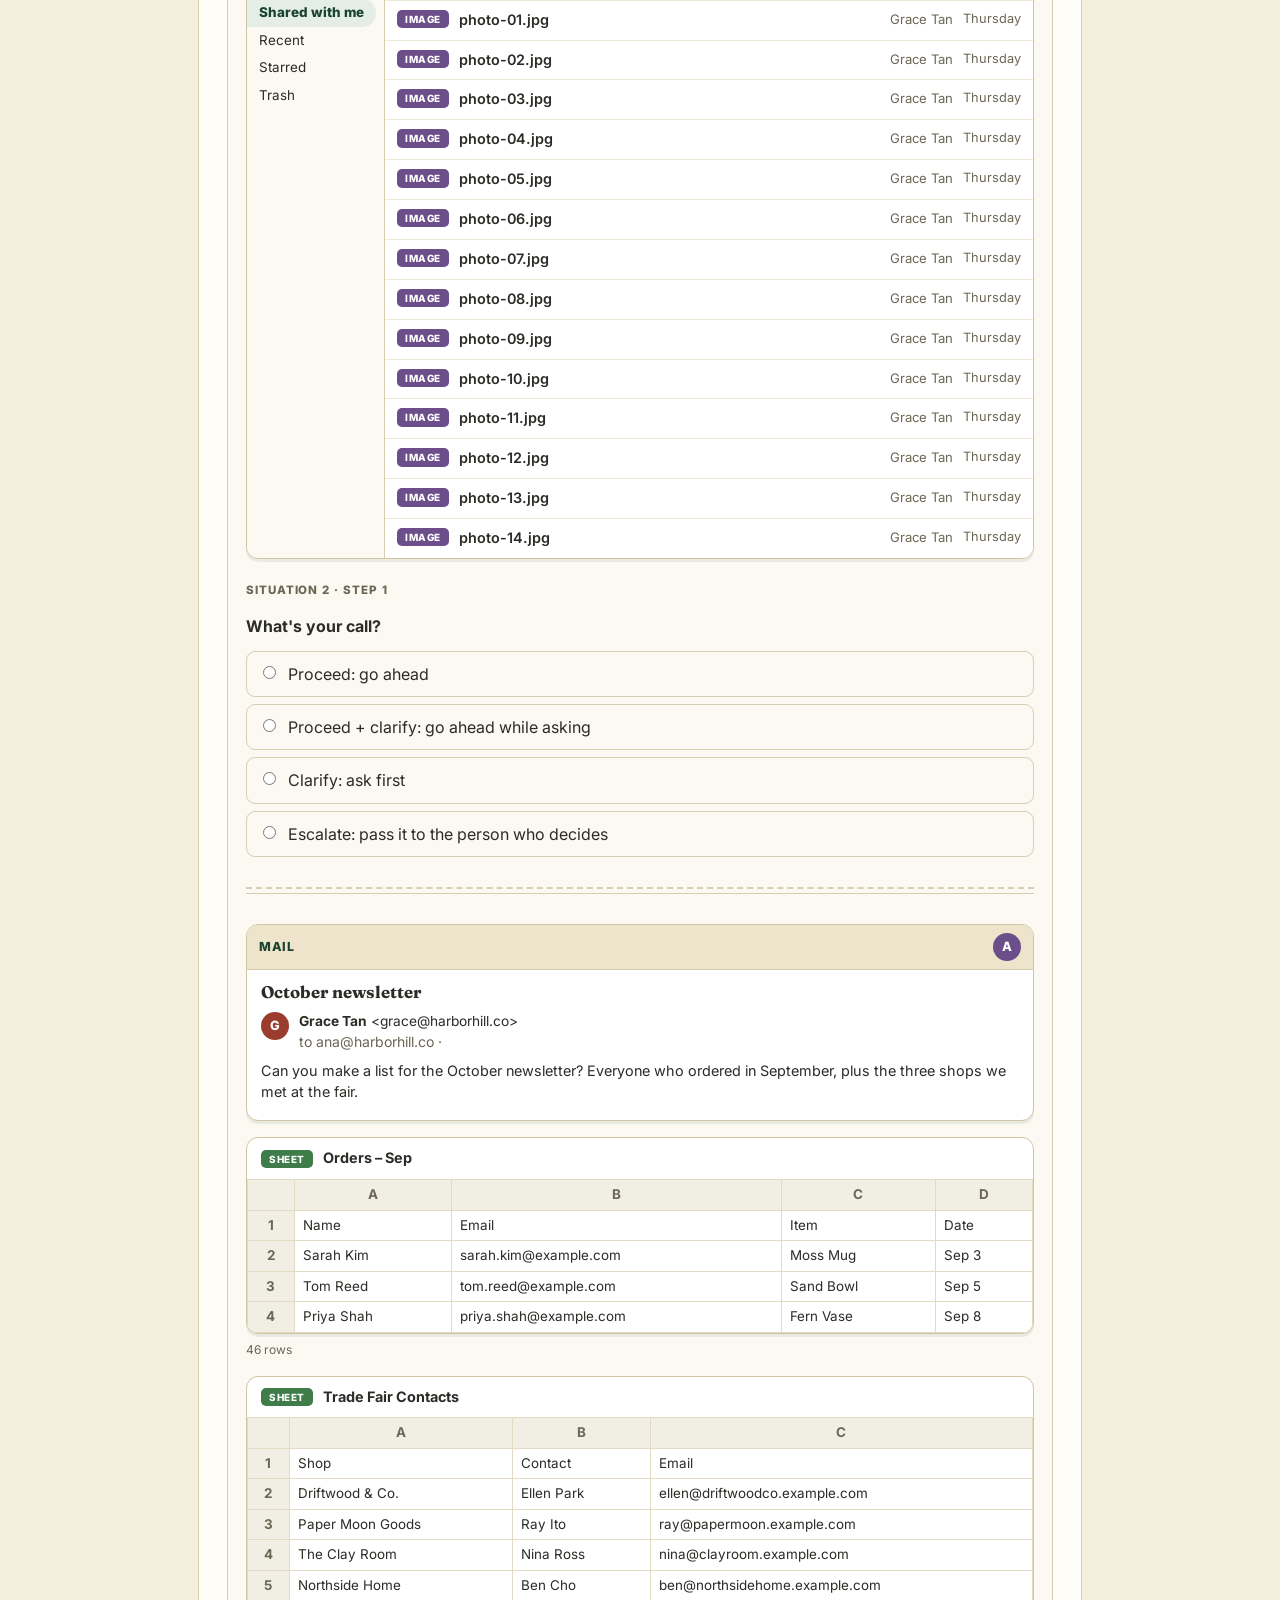
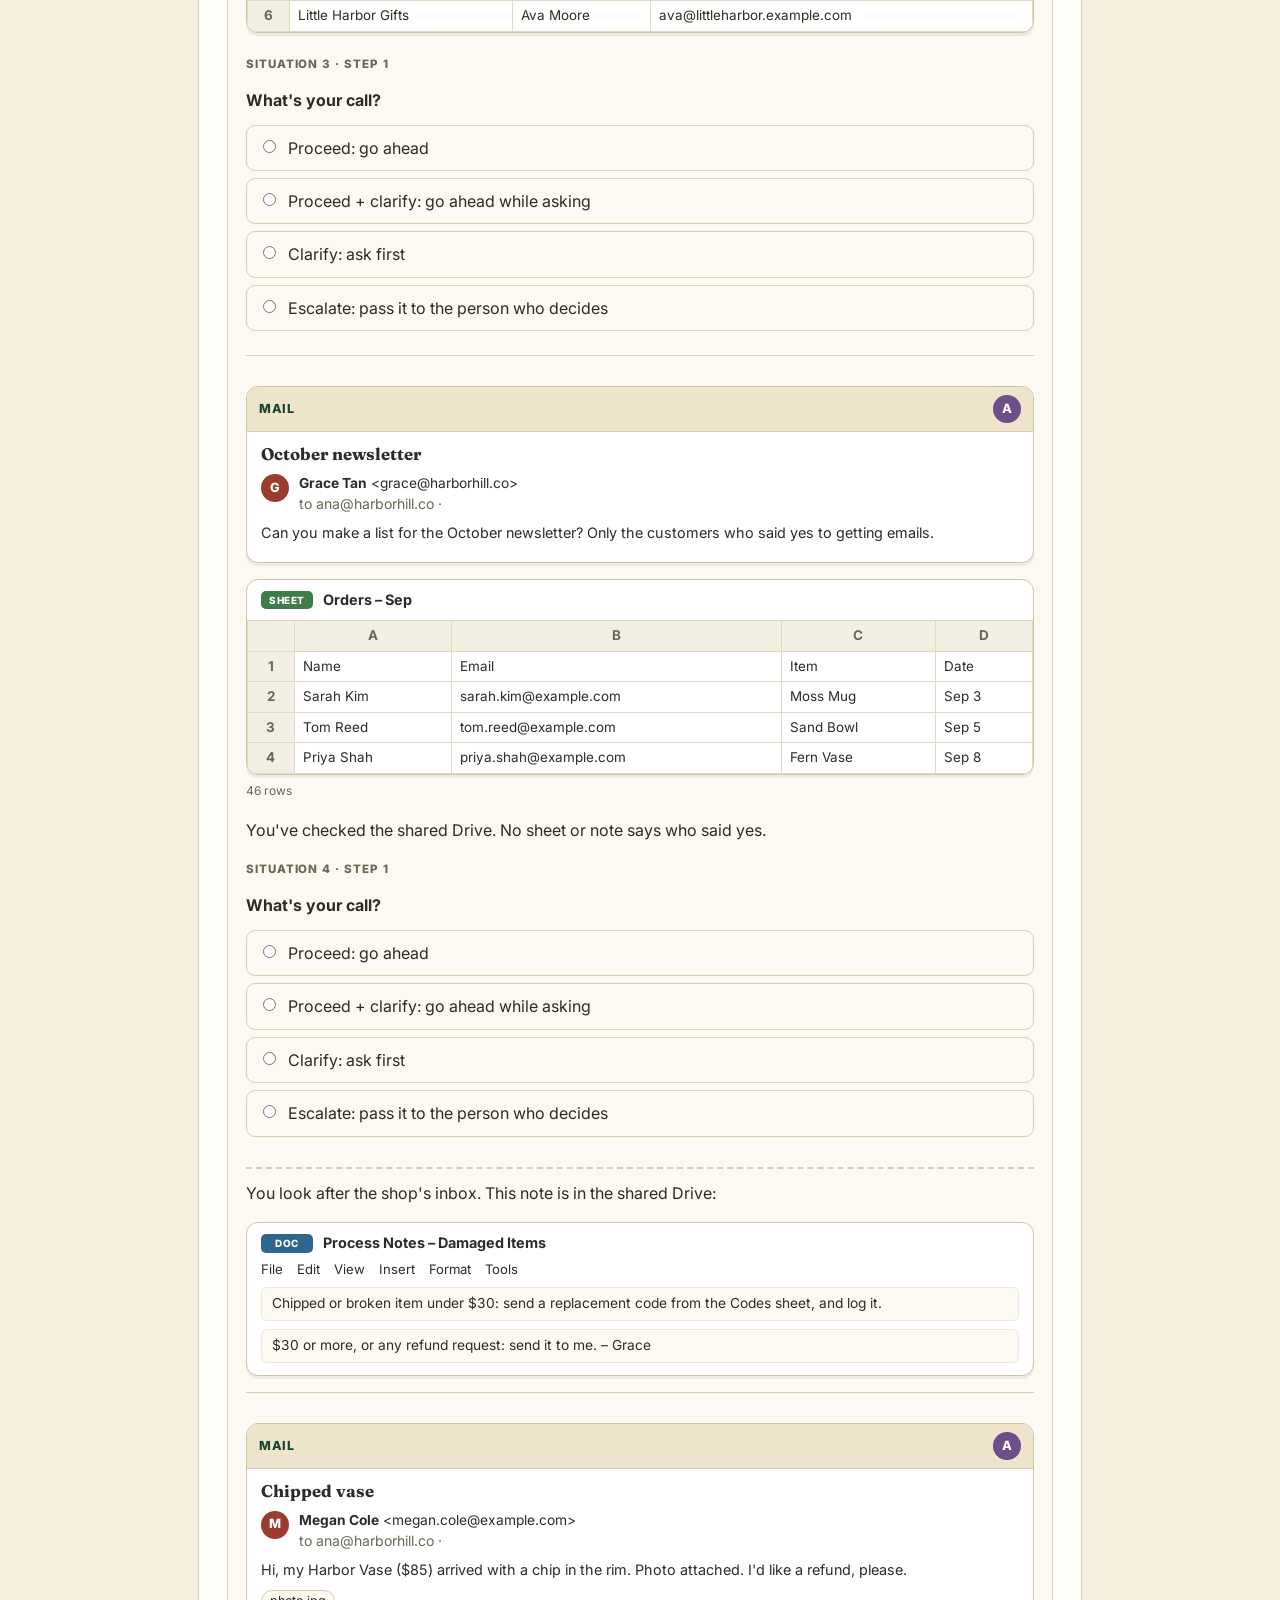
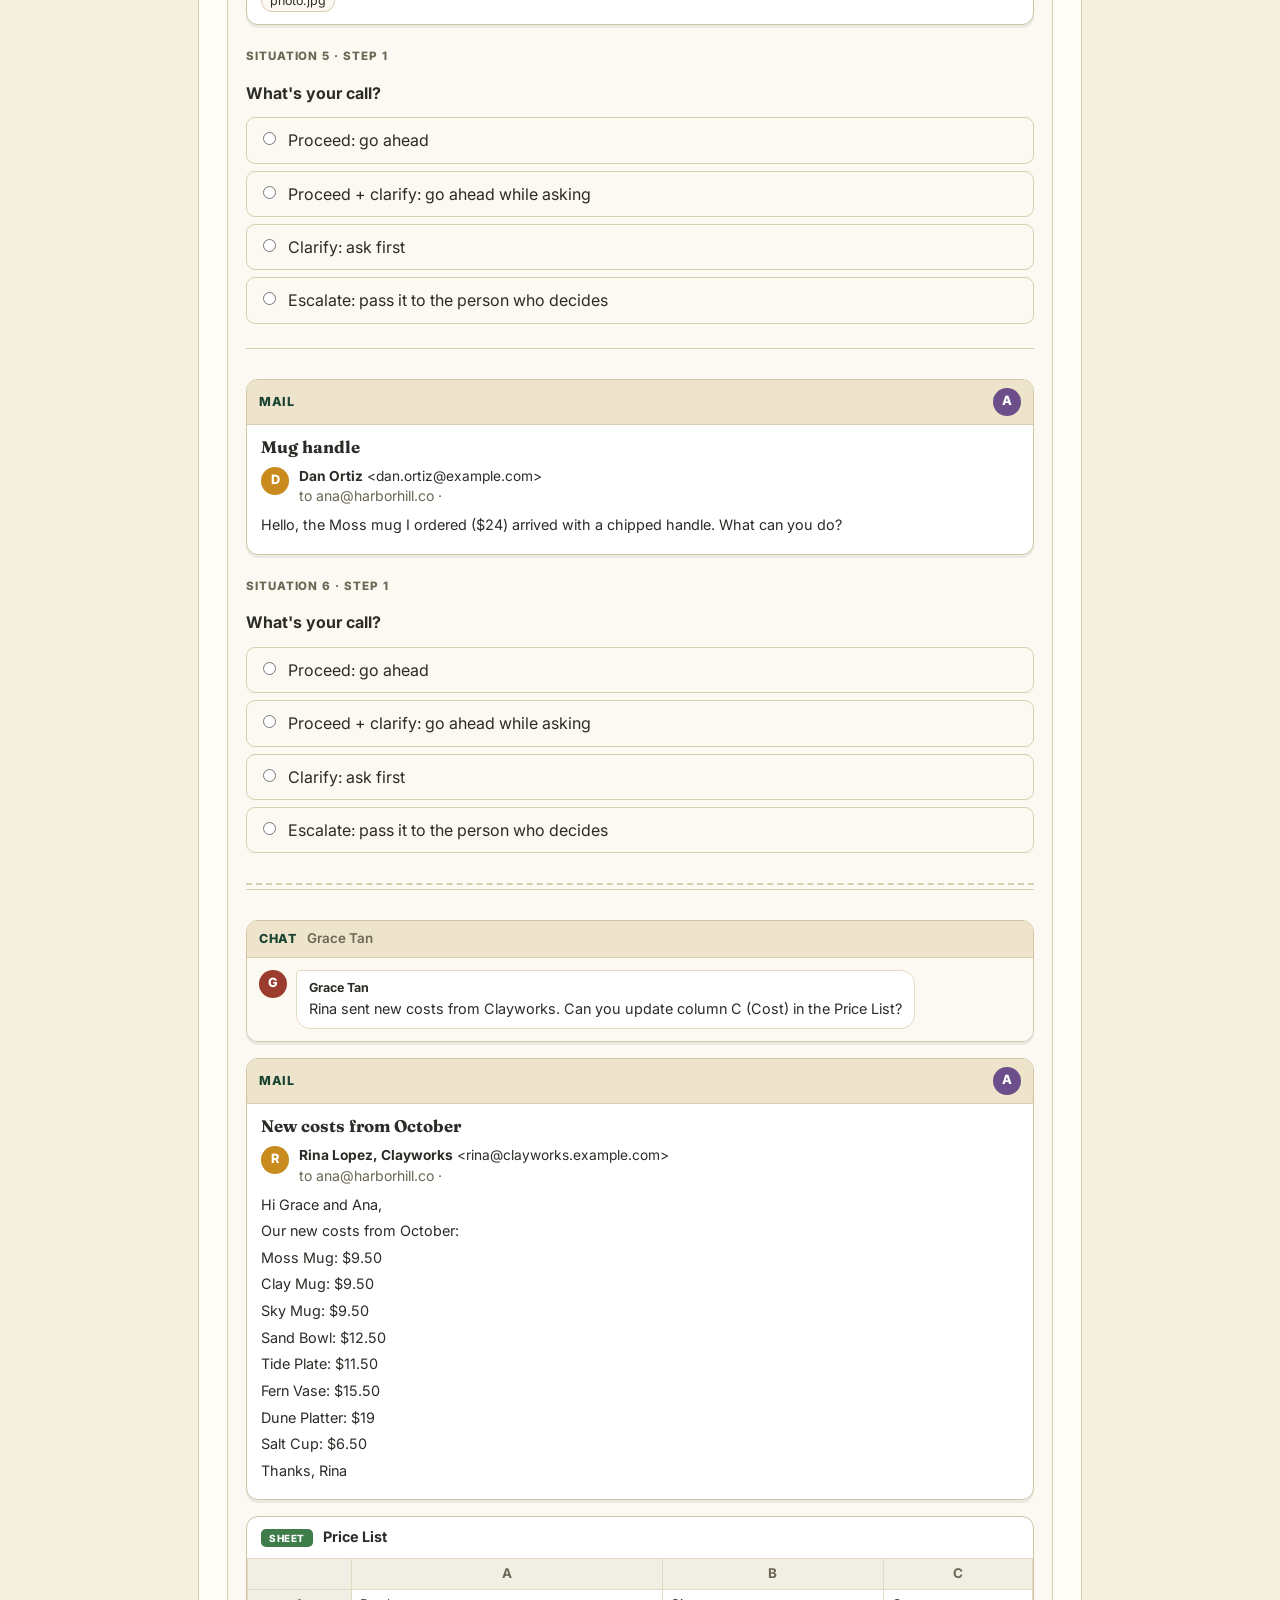
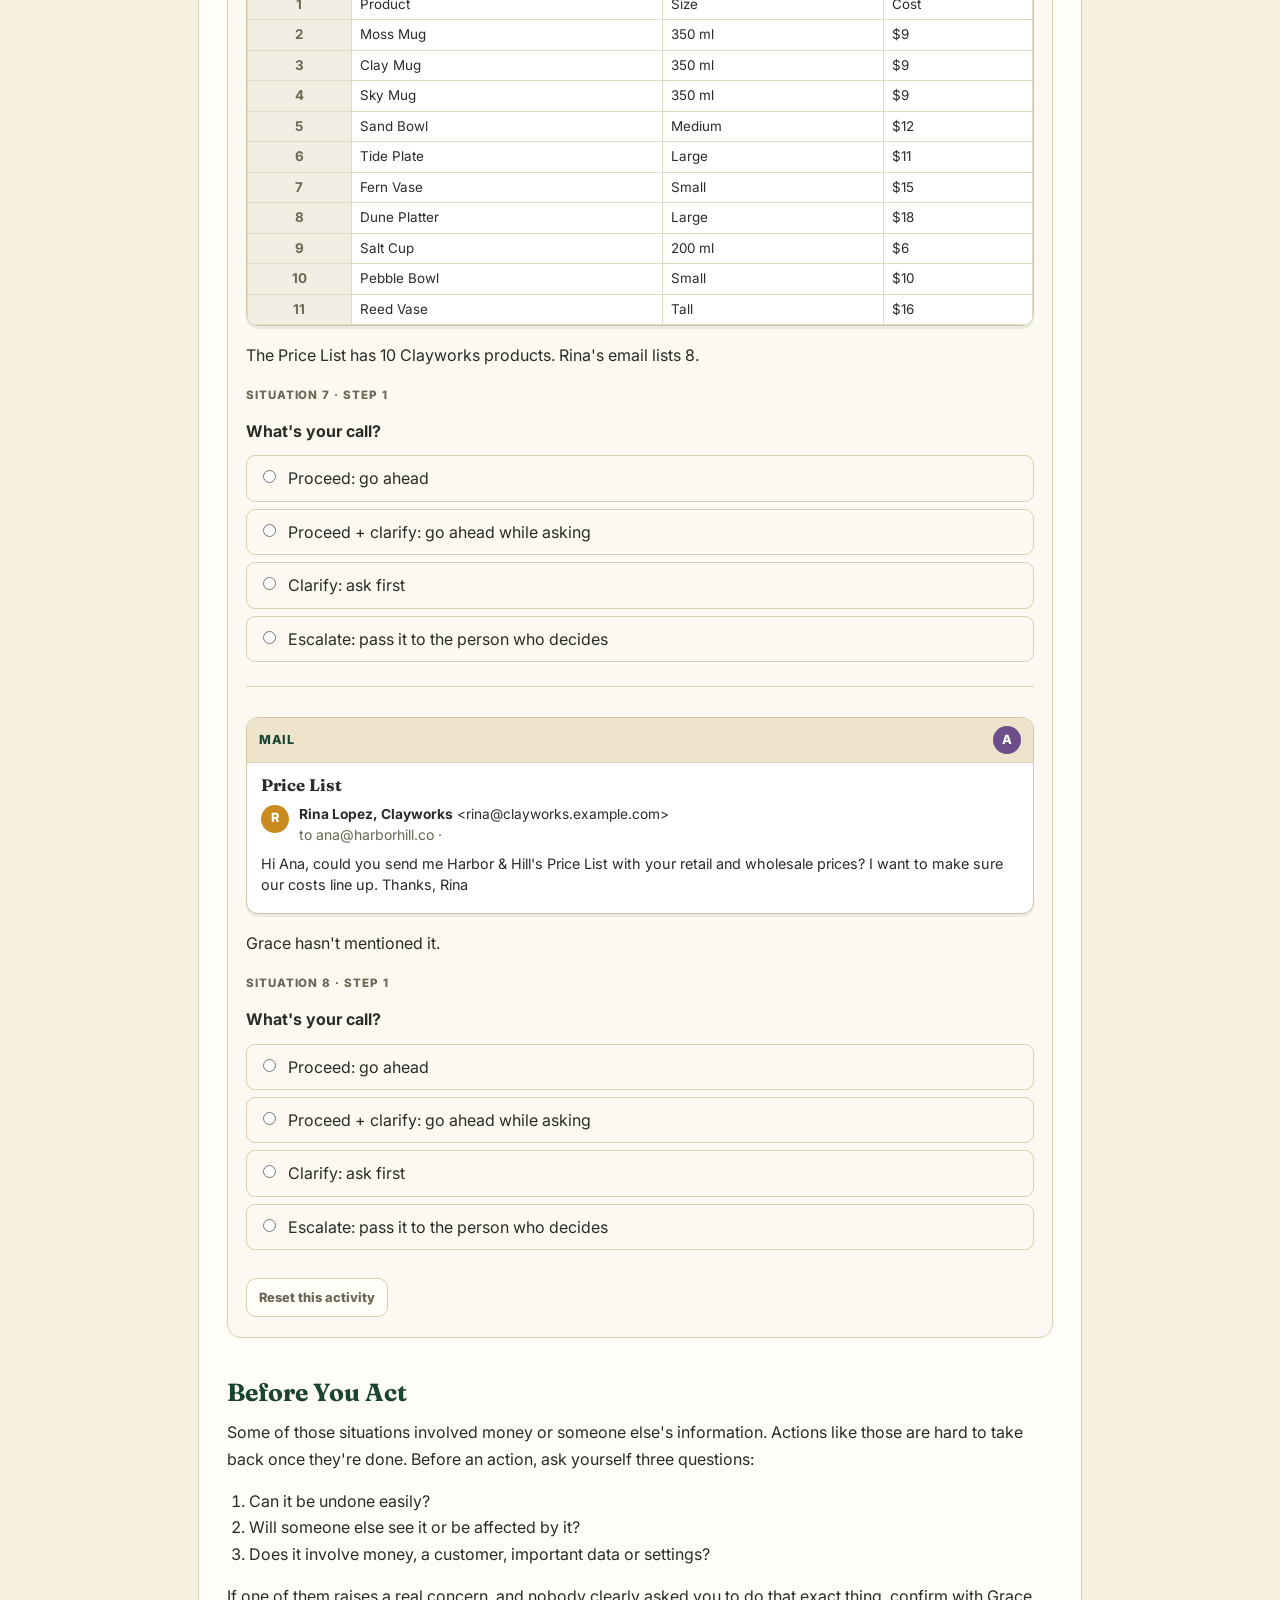
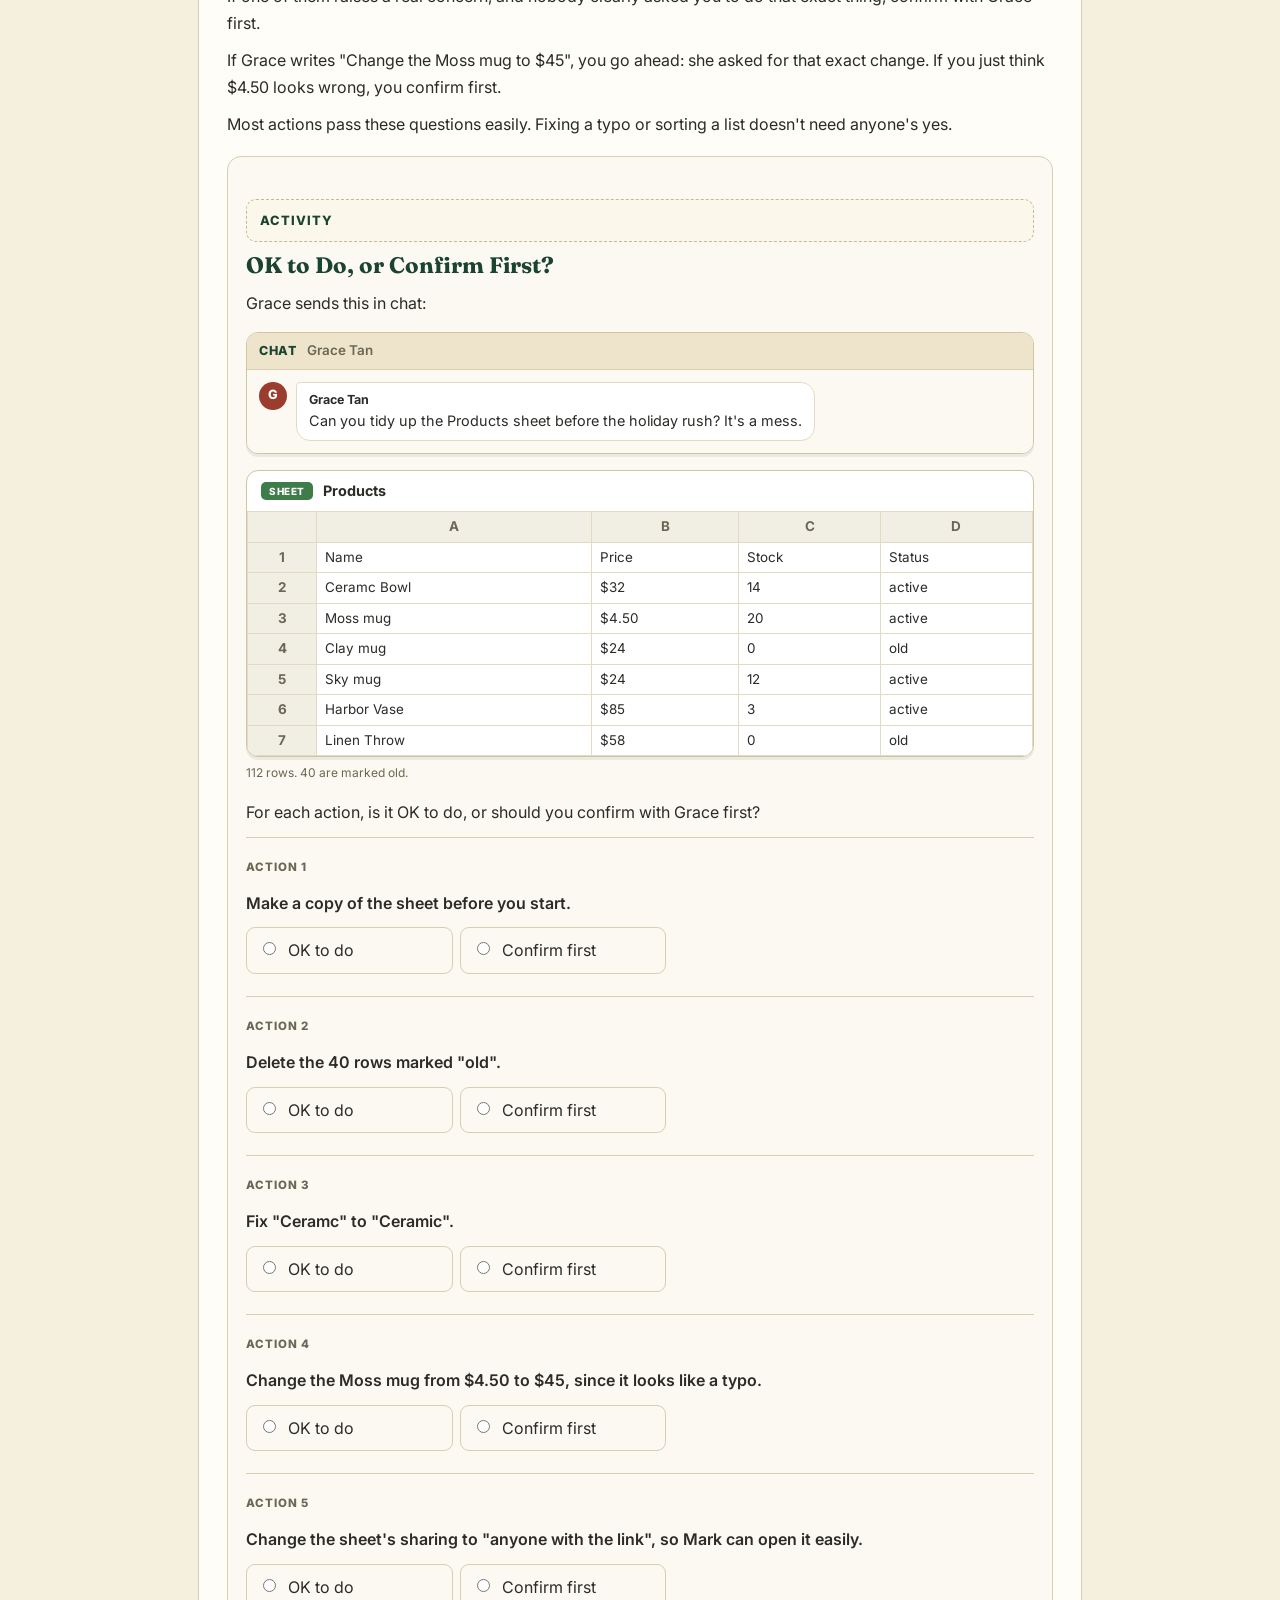
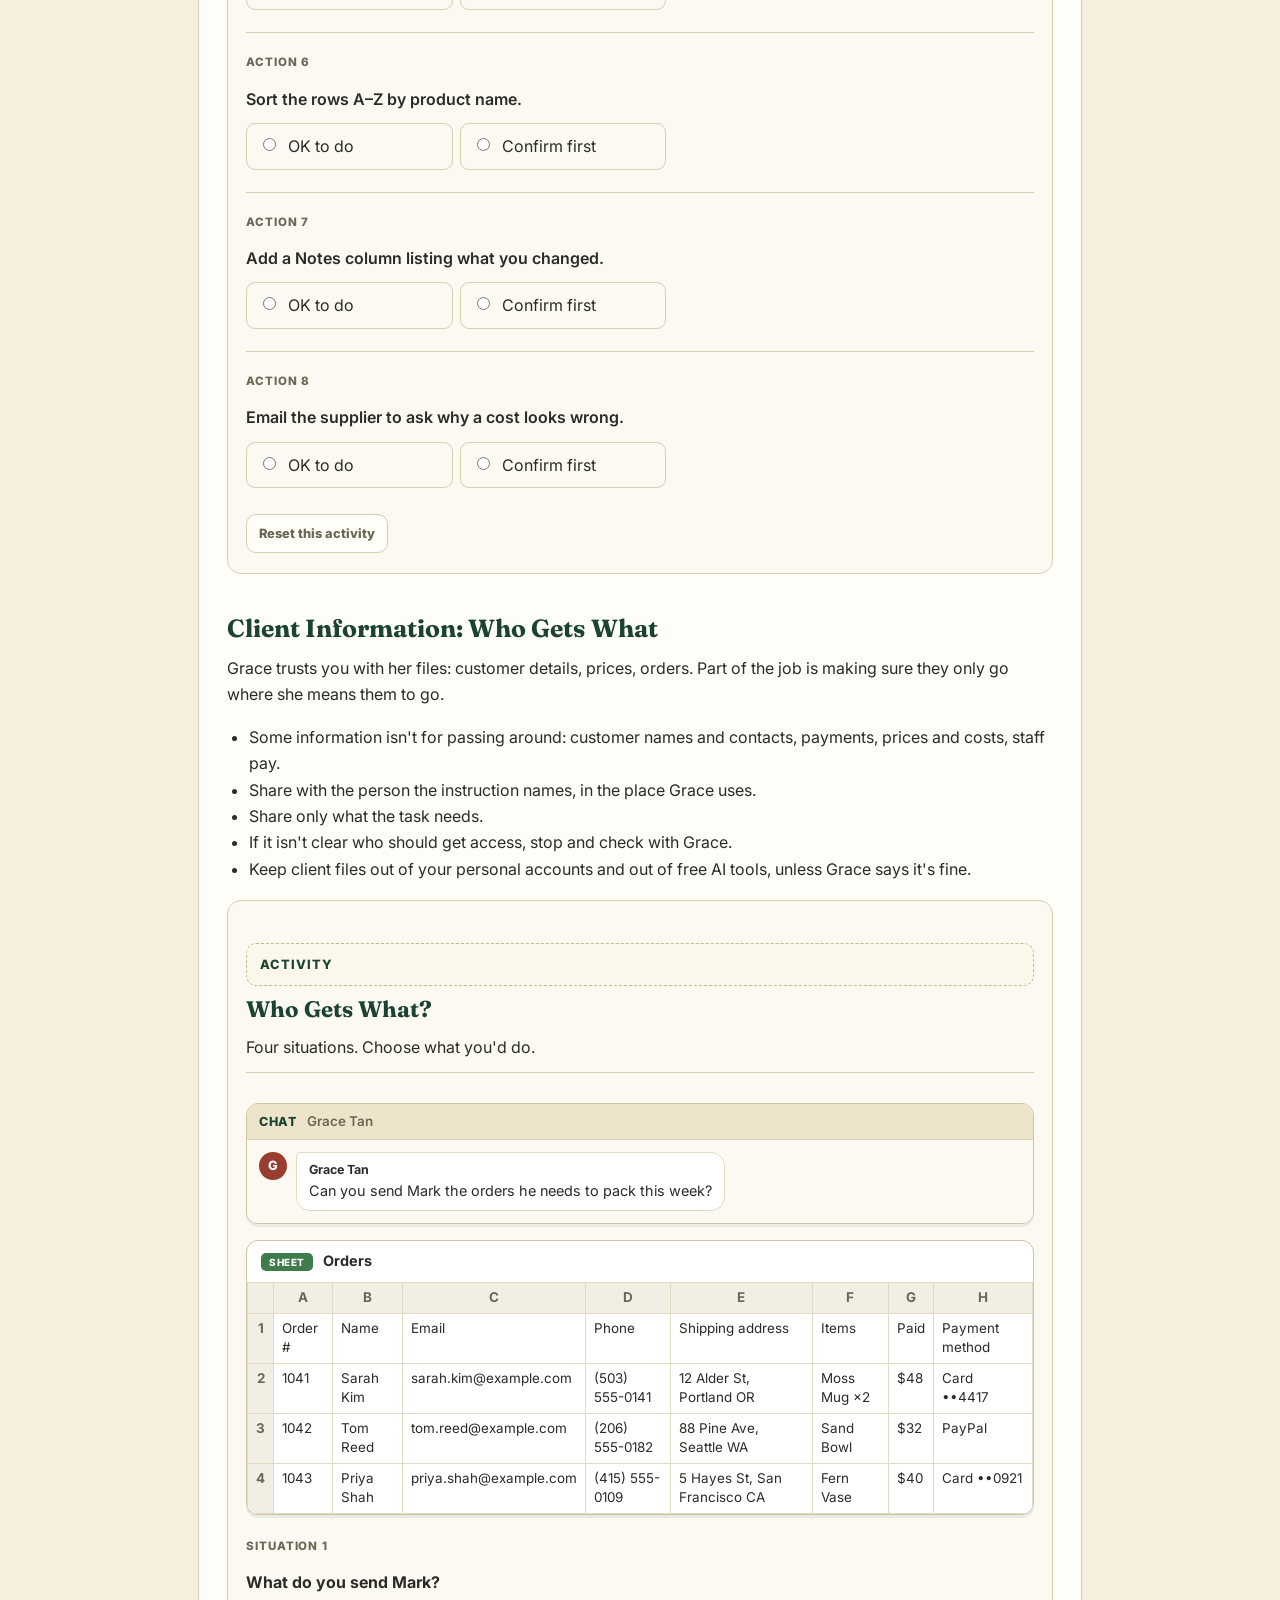
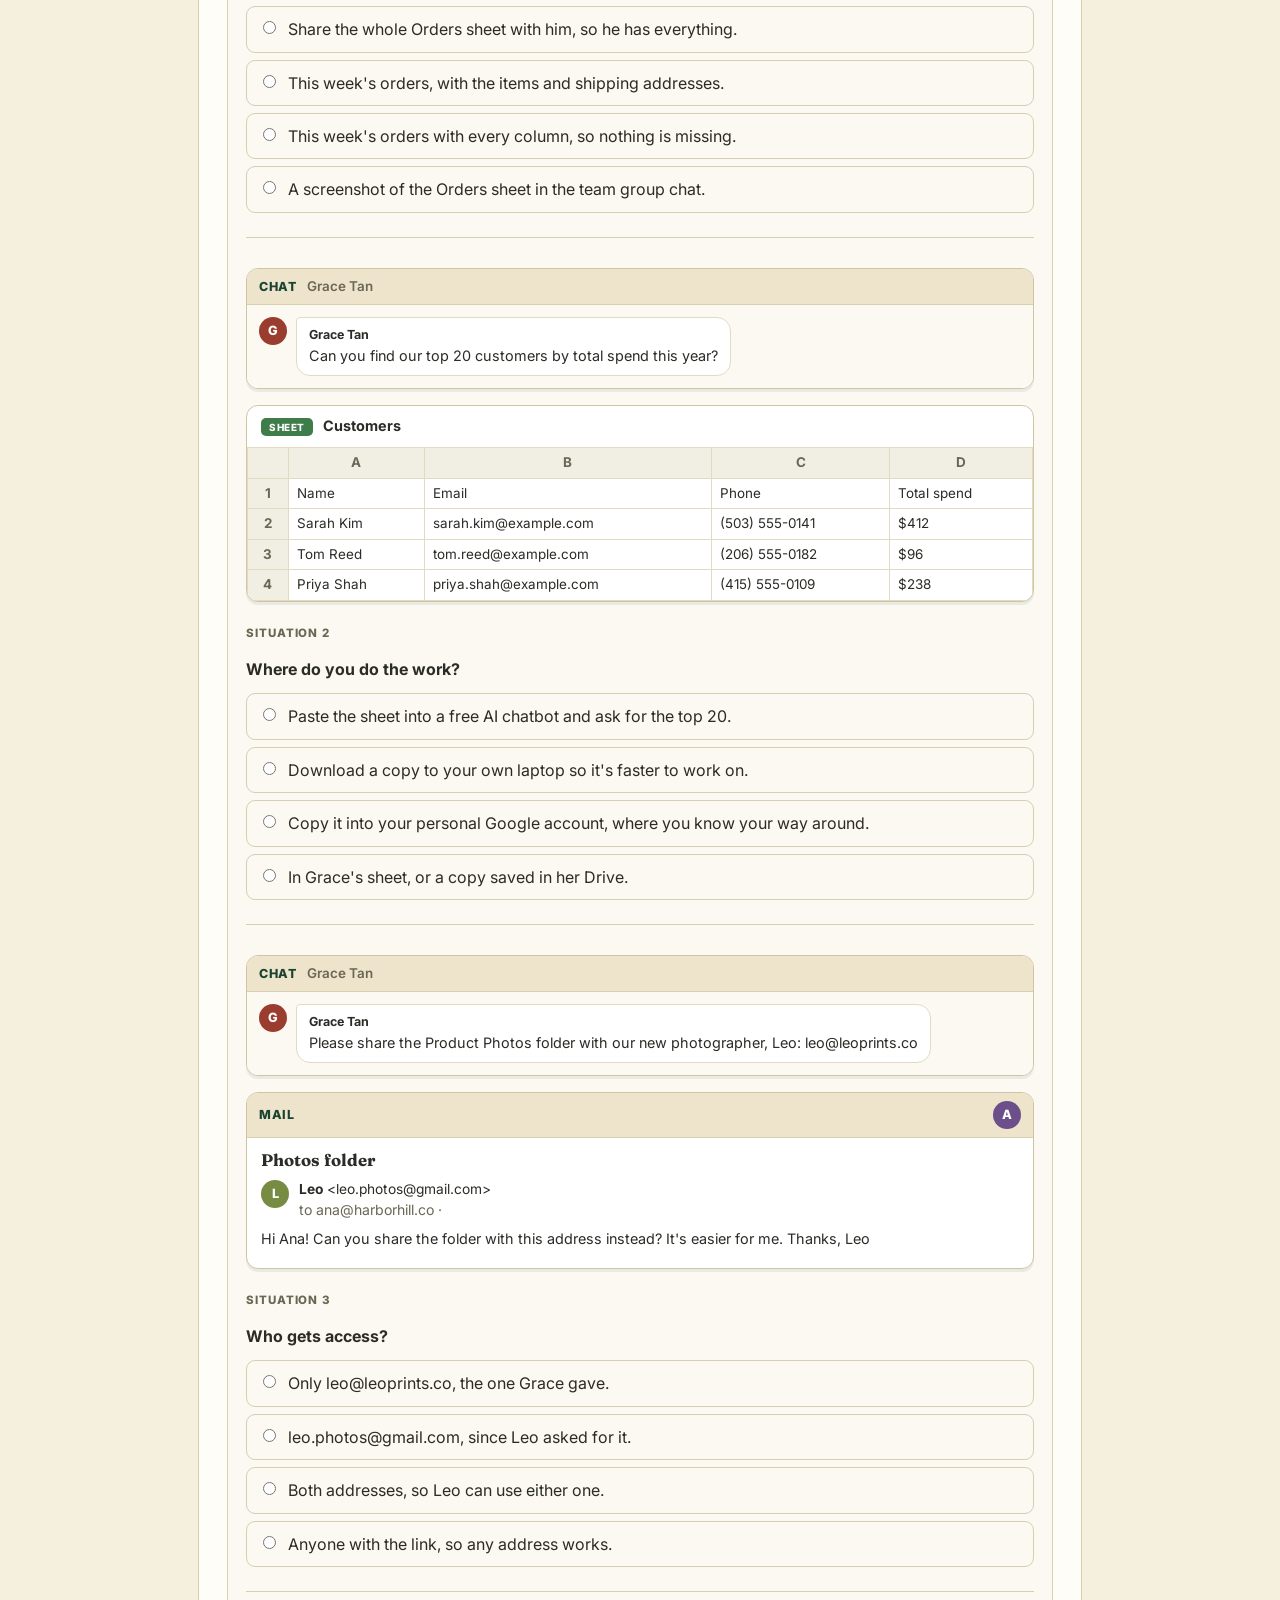
<file: public/lesson-3/index.html>
<!doctype html>
<html lang="en">
<head>
<meta charset="utf-8">
<meta name="viewport" content="width=device-width, initial-scale=1">
<meta name="theme-color" content="#1B4332">
<title>Lesson 3: Proceed, Clarify or Escalate — Understanding Client Work &amp; Instructions | PVA Academy</title>
<link rel="preconnect" href="https://fonts.googleapis.com">
<link rel="preconnect" href="https://fonts.gstatic.com" crossorigin>
<link href="https://fonts.googleapis.com/css2?family=Fraunces:opsz,wght@9..144,600;9..144,700&family=Inter:wght@400;500;600;700;800&display=swap" rel="stylesheet">
<link rel="stylesheet" href="../shared/course.css">
</head>
<body data-lesson-id="lesson-3" data-root="../">
<a class="skip-link" href="#main-content">Skip to course content</a>
<header class="route-bar"><div class="route-inner"><a class="home-btn" href="https://probinsiyanongva.org/" aria-label="Back to PVA Academy home page">← PVA Academy</a><div class="route-title"><a href="../">Understanding Client Work &amp; Instructions</a></div><div class="route-tag">STAGE 3 · LEARN TO WORK</div></div></header>
<div class="progress-wrap"><div class="progress-inner"><div class="progress-label"><span id="progressText">Getting started</span><span id="progressPct">0%</span></div><div class="progress-track" id="progressTrack"></div></div></div>
<main id="main-content">
<div class="storage-banner hidden" id="storageBanner" role="status" aria-live="polite"><strong>Progress can't be saved in this browser.</strong><br><span id="storageBannerText">You can continue learning, but your progress may not remain after you close or refresh this page. If you are using private browsing or have blocked site data, try a normal browser window.</span></div>
<nav class="lesson-nav" id="lessonNav" aria-label="Course lessons"></nav>
<article class="card lesson" id="lessonCard">
<div class="lesson-head"><div class="lesson-num">3</div><div class="lesson-title-wrap"><div class="section-label">Lesson 3 of 6</div><h1>Proceed, Clarify or Escalate</h1><span class="done-stamp">✓ Completed</span></div></div>
<div class="lesson-body">
<p>You have a sorted list now: what you have, what you can find, what only Grace knows, and what doesn't match. The next question is whether you can start.</p>
<p>In this lesson you'll make that call, check an action before you take it, and decide who should get which file.</p>

<section class="activity"><div class="activity-title">Try it first</div><p>Here's your sorted list from Lesson 2.</p><div class="carry" data-carry-from="lesson-2"><div class="section-label">Your sorted list from Lesson 2</div><p class="carry-fallback small hidden">You didn&#x27;t save a sorted list in Lesson 2, so here&#x27;s the model one.</p><div hidden data-note-heading="My sorted list from Lesson 2" data-note-from="lesson-2" data-note-optional></div><div class="table-wrap"><table><thead><tr><th>List</th><th>Sorted list</th></tr></thead><tbody><tr><td>I already have it</td><td data-carry-key="tc:lumensort:have" data-note-label="I already have it" data-note-from="lesson-2" data-note-optional><span class="carry-model" hidden>Folder and Doc names: <em>Lumen Home – Best Sellers – Oct</em> (Grace's message last Thursday). Deadline: Sunday night Portland = about Monday midday for you (Lesson 1)</span><span class="carry-value"></span></td></tr><tr><td>I can find it myself</td><td data-carry-key="tc:lumensort:find" data-note-label="I can find it myself" data-note-from="lesson-2" data-note-optional><span class="carry-model" hidden>Which 12 are the best sellers: the Best Sellers tab in <em>Sales by Product – Sep 2026</em></span><span class="carry-value"></span></td></tr><tr><td>Only Grace can answer</td><td data-carry-key="tc:lumensort:grace" data-note-label="Only Grace can answer" data-note-from="lesson-2" data-note-optional><span class="carry-model" hidden>What time on Sunday night she needs it. What to do about the two best sellers without white-background photos: use a lifestyle photo, leave them out, or wait for new photos?</span><span class="carry-value"></span></td></tr><tr><td>Mismatches I found</td><td data-carry-key="tc:lumensort:mismatch" data-note-label="Mismatches I found" data-note-from="lesson-2" data-note-optional><span class="carry-model" hidden>Grace said wholesale prices are in column D, but in the Price List column D is Retail and column E is Wholesale. Grace asked for 12 white-background photos; only 10 exist</span><span class="carry-value"></span></td></tr></tbody></table></div></div><p>And Grace's request again:</p><figure class="mock" role="group" aria-label="Chat thread: three messages from Grace Tan"><div class="mock-frame"><div class="mock-bar"><span class="mock-app">Chat</span><span class="chat-with">Grace Tan</span></div><div class="chat-thread"><div class="chat-msg"><span class="avatar av-2" aria-hidden="true">G</span><div class="chat-bubble"><div class="chat-meta"><strong>Grace Tan</strong> <span>2:10 PM (Portland)</span></div><div class="chat-text">Ana, a wholesale buyer from Lumen Home wants to see our best sellers. Can you put together a folder with photos of our 12 best-selling products?</div></div></div><div class="chat-msg"><span class="avatar av-2" aria-hidden="true">G</span><div class="chat-bubble"><div class="chat-meta"><strong>Grace Tan</strong> <span>2:12 PM (Portland)</span></div><div class="chat-text">Use the white-background photos only, the lifestyle ones aren&#x27;t ready. Also make a short list in a Doc: product name, photo file name, and wholesale price. The wholesale prices are in column D of the Price List, not the retail ones.</div></div></div><div class="chat-msg"><span class="avatar av-2" aria-hidden="true">G</span><div class="chat-bubble"><div class="chat-meta"><strong>Grace Tan</strong> <span>2:15 PM (Portland)</span></div><div class="chat-text">She flies into LA on Monday, so I&#x27;d like to send it to her Sunday night my time. Don&#x27;t send it to her yourself, I&#x27;ll do that.</div></div></div></div></div></figure><div class="act-item act-graded act-step1" data-key="act:l3b1-1" data-correct="1" data-good="" data-try=""><div class="act-q"><span class="q-num">Lumen Home · Step 1</span><br><p>Can you start on the Lumen Home folder now?</p></div><div class="choice-group" role="radiogroup"><label class="choice" data-fb="You&#x27;d have to guess two things: which column has the wholesale prices, and what to do about the two missing photos. Those parts need Grace."><input type="radio" name="act:l3b1-1" value="0"><span>Proceed: go ahead</span></label><label class="choice" data-fb="Most of the work doesn&#x27;t depend on Grace&#x27;s answers. Start it, and ask about the parts that do."><input type="radio" name="act:l3b1-1" value="1"><span>Proceed + clarify: go ahead while asking</span></label><label class="choice" data-fb="Waiting for every answer means nothing gets done until Grace replies, and her reply may come while you&#x27;re asleep. Most of the work doesn&#x27;t need her answers."><input type="radio" name="act:l3b1-1" value="2"><span>Clarify: ask first</span></label><label class="choice" data-fb="Nothing here is outside your job. These are questions about your own task, and Grace just needs to answer them."><input type="radio" name="act:l3b1-1" value="3"><span>Escalate: pass it to the person who decides</span></label></div><div class="feedback" aria-live="polite"></div></div><div class="act-item act-graded act-step2 hidden" data-key="act:l3b1-1-why" data-after="act:l3b1-1" data-correct="1" data-good="" data-try=""><div class="act-q"><span class="q-num">Lumen Home · Step 2</span><br><p>What decided it?</p></div><div class="choice-group" role="radiogroup"><label class="choice" data-fb="The deadline matters, but it isn&#x27;t what lets you start. What matters is whether the work depends on her answers."><input type="radio" name="act:l3b1-1-why" value="0"><span>Grace needs it by Sunday night, so there's no time to wait.</span></label><label class="choice" data-fb="Finding the 12, the photos and the product names can all start now. The open questions touch only a few parts."><input type="radio" name="act:l3b1-1-why" value="1"><span>Most of the work doesn't depend on Grace's answers.</span></label><label class="choice" data-fb="The mismatches affect the price column and two photos. The rest of the work doesn&#x27;t depend on them."><input type="radio" name="act:l3b1-1-why" value="2"><span>You found two mismatches, so Grace has to answer first.</span></label></div><div class="feedback" aria-live="polite"></div></div><div class="hero-actions" style="margin:4px 0 12px"><button type="button" class="btn subtle small-btn" data-reset-activity>Reset this activity</button></div></section>

<h2>Four Calls You Can Make</h2>
<p>For every request, and for every open question in it, you're deciding one thing: can I go ahead?</p>
<div class="table-wrap"><table>
<thead><tr><th>Call</th><th>Choose it when…</th><th>For example</th></tr></thead>
<tbody>
<tr><td><strong>Proceed:</strong> go ahead</td><td>You have what you need, or you can find it. A small gap is fine if a process note or Grace's usual way of doing it already covers it.</td><td>Grace asks you to rename photos using the File Naming note, and the note says exactly how.</td></tr>
<tr><td><strong>Proceed + clarify:</strong> go ahead while asking</td><td>One part is unclear, and the rest doesn't depend on it. Start the rest, and ask about that part.</td><td>The Lumen folder: find the 12, add the photos, start the Doc. Ask about the price column and the two missing photos.</td></tr>
<tr><td><strong>Clarify:</strong> ask first</td><td>Information about your task is missing or doesn't match, only Grace can settle it, and it changes the result. Nothing on it can go ahead until she answers.</td><td>Grace wants a list of the customers who said yes to emails, and nothing you can see says who did.</td></tr>
<tr><td><strong>Escalate:</strong> pass it to the person who decides</td><td>The decision isn't yours. It's outside your job or access, it's a big action nobody clearly asked for, the instruction looks wrong or risky, or someone other than Grace asks for access, data or money.</td><td>A supplier asks you to send them Grace's Price List.</td></tr>
</tbody></table></div>
<p>The difference between the last two: <strong>clarify</strong> when information about your task is missing. <strong>Escalate</strong> when the decision isn't yours to make.</p>
<p>Most requests are Proceed. When something is unclear, it's often one part of the work, and the rest can start.</p>

<div class="tip"><div class="section-label">Tip</div><p style="margin:0">Hindi mo kailangang hintayin ang lahat ng sagot bago magsimula. Simulan mo na ang kaya mo, at itanong ang bahaging hindi pa malinaw.</p></div>

<p>This lesson is about deciding. How to word a question to Grace is in Communication &amp; Professionalism, Lesson 3. How to raise an escalation is in the escalation guidance in Communication &amp; Professionalism.</p>

<section class="activity"><div class="activity-title">Activity</div><h2>What&#x27;s Your Call?</h2><p>Eight situations, in pairs. In each pair, one detail changes the call. Make your call, then say what decided it.</p><div class="act-item act-graded act-step1" data-key="act:l3b3-1" data-correct="0" data-good="" data-try=""><figure class="mock" role="group" aria-label="Grace&#x27;s chat message"><div class="mock-frame"><div class="mock-bar"><span class="mock-app">Chat</span><span class="chat-with">Grace Tan</span></div><div class="chat-thread"><div class="chat-msg"><span class="avatar av-2" aria-hidden="true">G</span><div class="chat-bubble"><div class="chat-meta"><strong>Grace Tan</strong> <span>Thursday</span></div><div class="chat-text">Rename the new product photos using our File Naming note.</div></div></div></div></div></figure><figure class="mock" role="group" aria-label="File Naming note"><div class="mock-frame"><div class="mock-doc"><div class="m-docname"><span class="ft ft-doc">DOC</span>File Naming<span class="m-status"></span></div><div class="m-menu" aria-hidden="true"><span>File</span><span>Edit</span><span>View</span><span>Insert</span><span>Format</span><span>Tools</span></div><p class="m-docline">Date first: 2026-10-05_product-name</p></div></div></figure><figure class="mock" role="group" aria-label="New Photos folder with 14 images"><div class="mock-frame"><div class="mock-bar"><span class="mock-app">Drive</span><span class="mock-search">Search in Drive</span><span class="avatar av-5" aria-hidden="true">A</span></div><div class="mock-body"><div class="mock-side"><span>My Drive</span><span class="on">Shared with me</span><span>Recent</span><span>Starred</span><span>Trash</span></div><div class="mock-main"><div class="mock-path">New Photos</div><div class="mock-list"><div class="mock-row"><span class="ft ft-img">IMAGE</span><span class="m-name">photo-01.jpg</span><span class="m-owner">Grace Tan</span><span class="m-date">Thursday</span></div><div class="mock-row"><span class="ft ft-img">IMAGE</span><span class="m-name">photo-02.jpg</span><span class="m-owner">Grace Tan</span><span class="m-date">Thursday</span></div><div class="mock-row"><span class="ft ft-img">IMAGE</span><span class="m-name">photo-03.jpg</span><span class="m-owner">Grace Tan</span><span class="m-date">Thursday</span></div><div class="mock-row"><span class="ft ft-img">IMAGE</span><span class="m-name">photo-04.jpg</span><span class="m-owner">Grace Tan</span><span class="m-date">Thursday</span></div><div class="mock-row"><span class="ft ft-img">IMAGE</span><span class="m-name">photo-05.jpg</span><span class="m-owner">Grace Tan</span><span class="m-date">Thursday</span></div><div class="mock-row"><span class="ft ft-img">IMAGE</span><span class="m-name">photo-06.jpg</span><span class="m-owner">Grace Tan</span><span class="m-date">Thursday</span></div><div class="mock-row"><span class="ft ft-img">IMAGE</span><span class="m-name">photo-07.jpg</span><span class="m-owner">Grace Tan</span><span class="m-date">Thursday</span></div><div class="mock-row"><span class="ft ft-img">IMAGE</span><span class="m-name">photo-08.jpg</span><span class="m-owner">Grace Tan</span><span class="m-date">Thursday</span></div><div class="mock-row"><span class="ft ft-img">IMAGE</span><span class="m-name">photo-09.jpg</span><span class="m-owner">Grace Tan</span><span class="m-date">Thursday</span></div><div class="mock-row"><span class="ft ft-img">IMAGE</span><span class="m-name">photo-10.jpg</span><span class="m-owner">Grace Tan</span><span class="m-date">Thursday</span></div><div class="mock-row"><span class="ft ft-img">IMAGE</span><span class="m-name">photo-11.jpg</span><span class="m-owner">Grace Tan</span><span class="m-date">Thursday</span></div><div class="mock-row"><span class="ft ft-img">IMAGE</span><span class="m-name">photo-12.jpg</span><span class="m-owner">Grace Tan</span><span class="m-date">Thursday</span></div><div class="mock-row"><span class="ft ft-img">IMAGE</span><span class="m-name">photo-13.jpg</span><span class="m-owner">Grace Tan</span><span class="m-date">Thursday</span></div><div class="mock-row"><span class="ft ft-img">IMAGE</span><span class="m-name">photo-14.jpg</span><span class="m-owner">Grace Tan</span><span class="m-date">Thursday</span></div></div></div></div></div></figure><div class="act-q"><span class="q-num">Situation 1 · Step 1</span><br><p>What's your call?</p></div><div class="choice-group" role="radiogroup"><label class="choice" data-fb="The File Naming note says exactly how. You have what you need."><input type="radio" name="act:l3b3-1" value="0"><span>Proceed: go ahead</span></label><label class="choice" data-fb="There&#x27;s nothing to ask about. The note covers the whole job."><input type="radio" name="act:l3b3-1" value="1"><span>Proceed + clarify: go ahead while asking</span></label><label class="choice" data-fb="Asking would cost Grace time for something her note already answers."><input type="radio" name="act:l3b3-1" value="2"><span>Clarify: ask first</span></label><label class="choice" data-fb="Renaming files is part of your job, and the note tells you how."><input type="radio" name="act:l3b3-1" value="3"><span>Escalate: pass it to the person who decides</span></label></div><div class="feedback" aria-live="polite"></div></div><div class="act-item act-graded act-step2 hidden" data-key="act:l3b3-1-why" data-after="act:l3b3-1" data-correct="0" data-good="" data-try=""><div class="act-q"><span class="q-num">Situation 1 · Step 2</span><br><p>What decided it?</p></div><div class="choice-group" role="radiogroup"><label class="choice" data-fb="The instruction points to the note, and the note covers it."><input type="radio" name="act:l3b3-1-why" value="0"><span>The File Naming note says exactly how.</span></label><label class="choice" data-fb="How long it takes doesn&#x27;t decide whether you can go ahead. The note does."><input type="radio" name="act:l3b3-1-why" value="1"><span>There are 14 photos, so it won't take long.</span></label><label class="choice" data-fb="Knowing how helps, but the deciding detail is that the note says what the names should be."><input type="radio" name="act:l3b3-1-why" value="2"><span>You've renamed files before.</span></label></div><div class="feedback" aria-live="polite"></div></div><div class="act-item act-graded act-step1" data-key="act:l3b3-2" data-correct="2" data-good="" data-try=""><figure class="mock" role="group" aria-label="Two chat messages from Grace"><div class="mock-frame"><div class="mock-bar"><span class="mock-app">Chat</span><span class="chat-with">Grace Tan</span></div><div class="chat-thread"><div class="chat-msg"><span class="avatar av-2" aria-hidden="true">G</span><div class="chat-bubble"><div class="chat-meta"><strong>Grace Tan</strong> <span>Wednesday</span></div><div class="chat-text">For the new photos, put the product name first, like we used to.</div></div></div><div class="chat-msg"><span class="avatar av-2" aria-hidden="true">G</span><div class="chat-bubble"><div class="chat-meta"><strong>Grace Tan</strong> <span>Thursday</span></div><div class="chat-text">Rename the new product photos using our File Naming note.</div></div></div></div></div></figure><figure class="mock" role="group" aria-label="File Naming note"><div class="mock-frame"><div class="mock-doc"><div class="m-docname"><span class="ft ft-doc">DOC</span>File Naming<span class="m-status"></span></div><div class="m-menu" aria-hidden="true"><span>File</span><span>Edit</span><span>View</span><span>Insert</span><span>Format</span><span>Tools</span></div><p class="m-docline">Date first: 2026-10-05_product-name</p></div></div></figure><figure class="mock" role="group" aria-label="New Photos folder with 14 images"><div class="mock-frame"><div class="mock-bar"><span class="mock-app">Drive</span><span class="mock-search">Search in Drive</span><span class="avatar av-5" aria-hidden="true">A</span></div><div class="mock-body"><div class="mock-side"><span>My Drive</span><span class="on">Shared with me</span><span>Recent</span><span>Starred</span><span>Trash</span></div><div class="mock-main"><div class="mock-path">New Photos</div><div class="mock-list"><div class="mock-row"><span class="ft ft-img">IMAGE</span><span class="m-name">photo-01.jpg</span><span class="m-owner">Grace Tan</span><span class="m-date">Thursday</span></div><div class="mock-row"><span class="ft ft-img">IMAGE</span><span class="m-name">photo-02.jpg</span><span class="m-owner">Grace Tan</span><span class="m-date">Thursday</span></div><div class="mock-row"><span class="ft ft-img">IMAGE</span><span class="m-name">photo-03.jpg</span><span class="m-owner">Grace Tan</span><span class="m-date">Thursday</span></div><div class="mock-row"><span class="ft ft-img">IMAGE</span><span class="m-name">photo-04.jpg</span><span class="m-owner">Grace Tan</span><span class="m-date">Thursday</span></div><div class="mock-row"><span class="ft ft-img">IMAGE</span><span class="m-name">photo-05.jpg</span><span class="m-owner">Grace Tan</span><span class="m-date">Thursday</span></div><div class="mock-row"><span class="ft ft-img">IMAGE</span><span class="m-name">photo-06.jpg</span><span class="m-owner">Grace Tan</span><span class="m-date">Thursday</span></div><div class="mock-row"><span class="ft ft-img">IMAGE</span><span class="m-name">photo-07.jpg</span><span class="m-owner">Grace Tan</span><span class="m-date">Thursday</span></div><div class="mock-row"><span class="ft ft-img">IMAGE</span><span class="m-name">photo-08.jpg</span><span class="m-owner">Grace Tan</span><span class="m-date">Thursday</span></div><div class="mock-row"><span class="ft ft-img">IMAGE</span><span class="m-name">photo-09.jpg</span><span class="m-owner">Grace Tan</span><span class="m-date">Thursday</span></div><div class="mock-row"><span class="ft ft-img">IMAGE</span><span class="m-name">photo-10.jpg</span><span class="m-owner">Grace Tan</span><span class="m-date">Thursday</span></div><div class="mock-row"><span class="ft ft-img">IMAGE</span><span class="m-name">photo-11.jpg</span><span class="m-owner">Grace Tan</span><span class="m-date">Thursday</span></div><div class="mock-row"><span class="ft ft-img">IMAGE</span><span class="m-name">photo-12.jpg</span><span class="m-owner">Grace Tan</span><span class="m-date">Thursday</span></div><div class="mock-row"><span class="ft ft-img">IMAGE</span><span class="m-name">photo-13.jpg</span><span class="m-owner">Grace Tan</span><span class="m-date">Thursday</span></div><div class="mock-row"><span class="ft ft-img">IMAGE</span><span class="m-name">photo-14.jpg</span><span class="m-owner">Grace Tan</span><span class="m-date">Thursday</span></div></div></div></div></div></figure><div class="act-q"><span class="q-num">Situation 2 · Step 1</span><br><p>What's your call?</p></div><div class="choice-group" role="radiogroup"><label class="choice" data-fb="You&#x27;d be picking one of Grace&#x27;s two instructions yourself. Every file name depends on which is right."><input type="radio" name="act:l3b3-2" value="0"><span>Proceed: go ahead</span></label><label class="choice" data-fb="There&#x27;s no part to start. Every name depends on the order, so renaming some first means redoing them."><input type="radio" name="act:l3b3-2" value="1"><span>Proceed + clarify: go ahead while asking</span></label><label class="choice" data-fb="Grace&#x27;s Wednesday message and the File Naming note disagree, and every name depends on it. Ask first."><input type="radio" name="act:l3b3-2" value="2"><span>Clarify: ask first</span></label><label class="choice" data-fb="This is about your own task, and Grace can settle it with one answer."><input type="radio" name="act:l3b3-2" value="3"><span>Escalate: pass it to the person who decides</span></label></div><div class="feedback" aria-live="polite"></div></div><div class="act-item act-graded act-step2 hidden" data-key="act:l3b3-2-why" data-after="act:l3b3-2" data-correct="2" data-good="" data-try=""><div class="act-q"><span class="q-num">Situation 2 · Step 2</span><br><p>What decided it?</p></div><div class="choice-group" role="radiogroup"><label class="choice" data-fb="True, and on its own the note would let you go ahead. The problem is Wednesday&#x27;s message."><input type="radio" name="act:l3b3-2-why" value="0"><span>The File Naming note is in the shared Drive.</span></label><label class="choice" data-fb="The number doesn&#x27;t change the call. Even one photo would need the right order."><input type="radio" name="act:l3b3-2-why" value="1"><span>There are 14 photos to rename.</span></label><label class="choice" data-fb="Two instructions disagree, and nothing you can see says which one Grace wants now."><input type="radio" name="act:l3b3-2-why" value="2"><span>Wednesday's message and the note disagree.</span></label></div><div class="feedback" aria-live="polite"></div></div><hr class="pair-divider"><div class="act-item act-graded act-step1" data-key="act:l3b3-3" data-correct="1" data-good="" data-try=""><figure class="mock" role="group" aria-label="Email from Grace Tan: October newsletter"><div class="mock-frame"><div class="mock-bar"><span class="mock-app">Mail</span><span class="avatar av-5" aria-hidden="true">A</span></div><div class="mock-mail"><p class="m-subject">October newsletter</p><div class="m-head"><span class="avatar av-2" aria-hidden="true">G</span><div class="m-who"><strong>Grace Tan</strong> &lt;grace@harborhill.co&gt;<br><span class="small">to ana@harborhill.co · </span></div></div><div class="m-bodytext"><p>Can you make a list for the October newsletter? Everyone who ordered in September, plus the three shops we met at the fair.</p></div><div></div></div></div></figure><figure class="mock" role="group" aria-label="Orders – Sep sheet, first rows"><div class="mock-frame"><div class="mock-doc"><div class="m-docname"><span class="ft ft-sheet">SHEET</span>Orders – Sep<span class="m-status"></span></div></div><div class="mock-sheet"><table><tr><th></th><th>A</th><th>B</th><th>C</th><th>D</th></tr><tr><th>1</th><td>Name</td><td>Email</td><td>Item</td><td>Date</td></tr><tr><th>2</th><td>Sarah Kim</td><td>sarah.kim@example.com</td><td>Moss Mug</td><td>Sep 3</td></tr><tr><th>3</th><td>Tom Reed</td><td>tom.reed@example.com</td><td>Sand Bowl</td><td>Sep 5</td></tr><tr><th>4</th><td>Priya Shah</td><td>priya.shah@example.com</td><td>Fern Vase</td><td>Sep 8</td></tr></table></div></div><figcaption>46 rows</figcaption></figure><figure class="mock" role="group" aria-label="Trade Fair Contacts sheet, 5 shops"><div class="mock-frame"><div class="mock-doc"><div class="m-docname"><span class="ft ft-sheet">SHEET</span>Trade Fair Contacts<span class="m-status"></span></div></div><div class="mock-sheet"><table><tr><th></th><th>A</th><th>B</th><th>C</th></tr><tr><th>1</th><td>Shop</td><td>Contact</td><td>Email</td></tr><tr><th>2</th><td>Driftwood &amp; Co.</td><td>Ellen Park</td><td>ellen@driftwoodco.example.com</td></tr><tr><th>3</th><td>Paper Moon Goods</td><td>Ray Ito</td><td>ray@papermoon.example.com</td></tr><tr><th>4</th><td>The Clay Room</td><td>Nina Ross</td><td>nina@clayroom.example.com</td></tr><tr><th>5</th><td>Northside Home</td><td>Ben Cho</td><td>ben@northsidehome.example.com</td></tr><tr><th>6</th><td>Little Harbor Gifts</td><td>Ava Moore</td><td>ava@littleharbor.example.com</td></tr></table></div></div></figure><div class="act-q"><span class="q-num">Situation 3 · Step 1</span><br><p>What's your call?</p></div><div class="choice-group" role="radiogroup"><label class="choice" data-fb="You&#x27;d have to guess which three of the five shops she means."><input type="radio" name="act:l3b3-3" value="0"><span>Proceed: go ahead</span></label><label class="choice" data-fb="The September customers are all in the Orders sheet. Start there, and ask which three shops."><input type="radio" name="act:l3b3-3" value="1"><span>Proceed + clarify: go ahead while asking</span></label><label class="choice" data-fb="Only the three shops are unclear. The September customers can go on the list now."><input type="radio" name="act:l3b3-3" value="2"><span>Clarify: ask first</span></label><label class="choice" data-fb="This is your task, and Grace can settle it with one answer."><input type="radio" name="act:l3b3-3" value="3"><span>Escalate: pass it to the person who decides</span></label></div><div class="feedback" aria-live="polite"></div></div><div class="act-item act-graded act-step2 hidden" data-key="act:l3b3-3-why" data-after="act:l3b3-3" data-correct="1" data-good="" data-try=""><div class="act-q"><span class="q-num">Situation 3 · Step 2</span><br><p>What decided it?</p></div><div class="choice-group" role="radiogroup"><label class="choice" data-fb="That&#x27;s why you need to ask, but it isn&#x27;t what lets you start. The September customers are."><input type="radio" name="act:l3b3-3-why" value="0"><span>The Trade Fair Contacts sheet lists five shops.</span></label><label class="choice" data-fb="The September customers are all in the Orders sheet, so most of the list can start now."><input type="radio" name="act:l3b3-3-why" value="1"><span>Only the three shops are unclear.</span></label><label class="choice" data-fb="Time doesn&#x27;t decide it. What matters is that most of the list doesn&#x27;t depend on the answer."><input type="radio" name="act:l3b3-3-why" value="2"><span>The newsletter goes out in October, so there's time.</span></label></div><div class="feedback" aria-live="polite"></div></div><div class="act-item act-graded act-step1" data-key="act:l3b3-4" data-correct="2" data-good="" data-try=""><figure class="mock" role="group" aria-label="Email from Grace Tan: October newsletter"><div class="mock-frame"><div class="mock-bar"><span class="mock-app">Mail</span><span class="avatar av-5" aria-hidden="true">A</span></div><div class="mock-mail"><p class="m-subject">October newsletter</p><div class="m-head"><span class="avatar av-2" aria-hidden="true">G</span><div class="m-who"><strong>Grace Tan</strong> &lt;grace@harborhill.co&gt;<br><span class="small">to ana@harborhill.co · </span></div></div><div class="m-bodytext"><p>Can you make a list for the October newsletter? Only the customers who said yes to getting emails.</p></div><div></div></div></div></figure><figure class="mock" role="group" aria-label="Orders – Sep sheet, first rows"><div class="mock-frame"><div class="mock-doc"><div class="m-docname"><span class="ft ft-sheet">SHEET</span>Orders – Sep<span class="m-status"></span></div></div><div class="mock-sheet"><table><tr><th></th><th>A</th><th>B</th><th>C</th><th>D</th></tr><tr><th>1</th><td>Name</td><td>Email</td><td>Item</td><td>Date</td></tr><tr><th>2</th><td>Sarah Kim</td><td>sarah.kim@example.com</td><td>Moss Mug</td><td>Sep 3</td></tr><tr><th>3</th><td>Tom Reed</td><td>tom.reed@example.com</td><td>Sand Bowl</td><td>Sep 5</td></tr><tr><th>4</th><td>Priya Shah</td><td>priya.shah@example.com</td><td>Fern Vase</td><td>Sep 8</td></tr></table></div></div><figcaption>46 rows</figcaption></figure><p class="act-context">You've checked the shared Drive. No sheet or note says who said yes.</p><div class="act-q"><span class="q-num">Situation 4 · Step 1</span><br><p>What's your call?</p></div><div class="choice-group" role="radiogroup"><label class="choice" data-fb="Nothing you can see says who said yes. You&#x27;d be guessing for every name."><input type="radio" name="act:l3b3-4" value="0"><span>Proceed: go ahead</span></label><label class="choice" data-fb="There&#x27;s no part to start. Every name on the list depends on who said yes."><input type="radio" name="act:l3b3-4" value="1"><span>Proceed + clarify: go ahead while asking</span></label><label class="choice" data-fb="The whole list depends on something only Grace can tell you. Ask first."><input type="radio" name="act:l3b3-4" value="2"><span>Clarify: ask first</span></label><label class="choice" data-fb="It&#x27;s information about your task, not a decision someone else has to make. That&#x27;s Clarify."><input type="radio" name="act:l3b3-4" value="3"><span>Escalate: pass it to the person who decides</span></label></div><div class="feedback" aria-live="polite"></div></div><div class="act-item act-graded act-step2 hidden" data-key="act:l3b3-4-why" data-after="act:l3b3-4" data-correct="0" data-good="" data-try=""><div class="act-q"><span class="q-num">Situation 4 · Step 2</span><br><p>What decided it?</p></div><div class="choice-group" role="radiogroup"><label class="choice" data-fb="And the whole list depends on it. There&#x27;s nothing to start until Grace answers."><input type="radio" name="act:l3b3-4-why" value="0"><span>Nothing you can see says who said yes.</span></label><label class="choice" data-fb="The number doesn&#x27;t matter. Even with five customers, you wouldn&#x27;t know who said yes."><input type="radio" name="act:l3b3-4-why" value="1"><span>The Orders sheet has 46 customers.</span></label><label class="choice" data-fb="True, but the call comes from the missing information: nobody has told you who said yes."><input type="radio" name="act:l3b3-4-why" value="2"><span>A newsletter goes to many people at once.</span></label></div><div class="feedback" aria-live="polite"></div></div><hr class="pair-divider"><p>You look after the shop's inbox. This note is in the shared Drive:</p><figure class="mock" role="group" aria-label="Process Notes – Damaged Items"><div class="mock-frame"><div class="mock-doc"><div class="m-docname"><span class="ft ft-doc">DOC</span>Process Notes – Damaged Items<span class="m-status"></span></div><div class="m-menu" aria-hidden="true"><span>File</span><span>Edit</span><span>View</span><span>Insert</span><span>Format</span><span>Tools</span></div><p class="m-docline">Chipped or broken item under $30: send a replacement code from the Codes sheet, and log it.</p><p class="m-docline">$30 or more, or any refund request: send it to me. – Grace</p></div></div></figure><div class="act-item act-graded act-step1" data-key="act:l3b3-5" data-correct="3" data-good="" data-try=""><figure class="mock" role="group" aria-label="Email from Megan Cole: Chipped vase"><div class="mock-frame"><div class="mock-bar"><span class="mock-app">Mail</span><span class="avatar av-5" aria-hidden="true">A</span></div><div class="mock-mail"><p class="m-subject">Chipped vase</p><div class="m-head"><span class="avatar av-2" aria-hidden="true">M</span><div class="m-who"><strong>Megan Cole</strong> &lt;megan.cole@example.com&gt;<br><span class="small">to ana@harborhill.co · </span></div></div><div class="m-bodytext"><p>Hi, my Harbor Vase ($85) arrived with a chip in the rim. Photo attached. I&#x27;d like a refund, please.</p></div><div><span class="m-att">photo.jpg</span></div></div></div></figure><div class="act-q"><span class="q-num">Situation 5 · Step 1</span><br><p>What's your call?</p></div><div class="choice-group" role="radiogroup"><label class="choice" data-fb="Refunds aren&#x27;t yours to give. The note says any refund request goes to Grace."><input type="radio" name="act:l3b3-5" value="0"><span>Proceed: go ahead</span></label><label class="choice" data-fb="There&#x27;s no part of this you can do yourself. The refund is Grace&#x27;s decision."><input type="radio" name="act:l3b3-5" value="1"><span>Proceed + clarify: go ahead while asking</span></label><label class="choice" data-fb="Nothing about your task is missing. The note is clear: this goes to Grace."><input type="radio" name="act:l3b3-5" value="2"><span>Clarify: ask first</span></label><label class="choice" data-fb="The note says refunds and items of $30 or more go to Grace. It&#x27;s her decision."><input type="radio" name="act:l3b3-5" value="3"><span>Escalate: pass it to the person who decides</span></label></div><div class="feedback" aria-live="polite"></div></div><div class="act-item act-graded act-step2 hidden" data-key="act:l3b3-5-why" data-after="act:l3b3-5" data-correct="2" data-good="" data-try=""><div class="act-q"><span class="q-num">Situation 5 · Step 2</span><br><p>What decided it?</p></div><div class="choice-group" role="radiogroup"><label class="choice" data-fb="Useful for Grace, but a photo doesn&#x27;t make it your decision."><input type="radio" name="act:l3b3-5-why" value="0"><span>The customer sent a photo of the chip.</span></label><label class="choice" data-fb="Politeness doesn&#x27;t change who decides refunds."><input type="radio" name="act:l3b3-5-why" value="1"><span>The customer asked politely.</span></label><label class="choice" data-fb="The note sends both refunds and items of $30 or more to Grace."><input type="radio" name="act:l3b3-5-why" value="2"><span>It's a refund on an $85 item.</span></label></div><div class="feedback" aria-live="polite"></div></div><div class="act-item act-graded act-step1" data-key="act:l3b3-6" data-correct="0" data-good="" data-try=""><figure class="mock" role="group" aria-label="Email from Dan Ortiz: Mug handle"><div class="mock-frame"><div class="mock-bar"><span class="mock-app">Mail</span><span class="avatar av-5" aria-hidden="true">A</span></div><div class="mock-mail"><p class="m-subject">Mug handle</p><div class="m-head"><span class="avatar av-4" aria-hidden="true">D</span><div class="m-who"><strong>Dan Ortiz</strong> &lt;dan.ortiz@example.com&gt;<br><span class="small">to ana@harborhill.co · </span></div></div><div class="m-bodytext"><p>Hello, the Moss mug I ordered ($24) arrived with a chipped handle. What can you do?</p></div><div></div></div></div></figure><div class="act-q"><span class="q-num">Situation 6 · Step 1</span><br><p>What's your call?</p></div><div class="choice-group" role="radiogroup"><label class="choice" data-fb="The note covers this: under $30, send a replacement code and log it. Grace has already decided."><input type="radio" name="act:l3b3-6" value="0"><span>Proceed: go ahead</span></label><label class="choice" data-fb="There&#x27;s nothing to ask. The note covers chipped items under $30."><input type="radio" name="act:l3b3-6" value="1"><span>Proceed + clarify: go ahead while asking</span></label><label class="choice" data-fb="Grace&#x27;s note already answers this. Asking would cost her time."><input type="radio" name="act:l3b3-6" value="2"><span>Clarify: ask first</span></label><label class="choice" data-fb="Grace already made this decision in her note. For items under $30, you send a code."><input type="radio" name="act:l3b3-6" value="3"><span>Escalate: pass it to the person who decides</span></label></div><div class="feedback" aria-live="polite"></div></div><div class="act-item act-graded act-step2 hidden" data-key="act:l3b3-6-why" data-after="act:l3b3-6" data-correct="1" data-good="" data-try=""><div class="act-q"><span class="q-num">Situation 6 · Step 2</span><br><p>What decided it?</p></div><div class="choice-group" role="radiogroup"><label class="choice" data-fb="Which line it&#x27;s from doesn&#x27;t matter. Its price does."><input type="radio" name="act:l3b3-6-why" value="0"><span>The mug is from the new Moss line.</span></label><label class="choice" data-fb="The note already says what to do for chipped items under $30."><input type="radio" name="act:l3b3-6-why" value="1"><span>It's $24, under the note's $30 limit.</span></label><label class="choice" data-fb="That&#x27;s true of most orders. The price and the note decide it."><input type="radio" name="act:l3b3-6-why" value="2"><span>The customer ordered through the website.</span></label></div><div class="feedback" aria-live="polite"></div></div><hr class="pair-divider"><div class="act-item act-graded act-step1" data-key="act:l3b3-7" data-correct="1" data-good="" data-try=""><figure class="mock" role="group" aria-label="Grace&#x27;s chat message"><div class="mock-frame"><div class="mock-bar"><span class="mock-app">Chat</span><span class="chat-with">Grace Tan</span></div><div class="chat-thread"><div class="chat-msg"><span class="avatar av-2" aria-hidden="true">G</span><div class="chat-bubble"><div class="chat-meta"><strong>Grace Tan</strong> <span></span></div><div class="chat-text">Rina sent new costs from Clayworks. Can you update column C (Cost) in the Price List?</div></div></div></div></div></figure><figure class="mock" role="group" aria-label="Email from Rina Lopez, Clayworks: New costs from October"><div class="mock-frame"><div class="mock-bar"><span class="mock-app">Mail</span><span class="avatar av-5" aria-hidden="true">A</span></div><div class="mock-mail"><p class="m-subject">New costs from October</p><div class="m-head"><span class="avatar av-4" aria-hidden="true">R</span><div class="m-who"><strong>Rina Lopez, Clayworks</strong> &lt;rina@clayworks.example.com&gt;<br><span class="small">to ana@harborhill.co · </span></div></div><div class="m-bodytext"><p>Hi Grace and Ana,</p><p>Our new costs from October:</p><p>Moss Mug: $9.50</p><p>Clay Mug: $9.50</p><p>Sky Mug: $9.50</p><p>Sand Bowl: $12.50</p><p>Tide Plate: $11.50</p><p>Fern Vase: $15.50</p><p>Dune Platter: $19</p><p>Salt Cup: $6.50</p><p>Thanks, Rina</p></div><div></div></div></div></figure><figure class="mock" role="group" aria-label="Price List, Clayworks rows: 10 products"><div class="mock-frame"><div class="mock-doc"><div class="m-docname"><span class="ft ft-sheet">SHEET</span>Price List<span class="m-status"></span></div></div><div class="mock-sheet"><table><tr><th></th><th>A</th><th>B</th><th>C</th></tr><tr><th>1</th><td>Product</td><td>Size</td><td>Cost</td></tr><tr><th>2</th><td>Moss Mug</td><td>350 ml</td><td>$9</td></tr><tr><th>3</th><td>Clay Mug</td><td>350 ml</td><td>$9</td></tr><tr><th>4</th><td>Sky Mug</td><td>350 ml</td><td>$9</td></tr><tr><th>5</th><td>Sand Bowl</td><td>Medium</td><td>$12</td></tr><tr><th>6</th><td>Tide Plate</td><td>Large</td><td>$11</td></tr><tr><th>7</th><td>Fern Vase</td><td>Small</td><td>$15</td></tr><tr><th>8</th><td>Dune Platter</td><td>Large</td><td>$18</td></tr><tr><th>9</th><td>Salt Cup</td><td>200 ml</td><td>$6</td></tr><tr><th>10</th><td>Pebble Bowl</td><td>Small</td><td>$10</td></tr><tr><th>11</th><td>Reed Vase</td><td>Tall</td><td>$16</td></tr></table></div></div></figure><p class="act-context">The Price List has 10 Clayworks products. Rina's email lists 8.</p><div class="act-q"><span class="q-num">Situation 7 · Step 1</span><br><p>What's your call?</p></div><div class="choice-group" role="radiogroup"><label class="choice" data-fb="You can update 8, but two products aren&#x27;t in Rina&#x27;s email. If nobody asks, they stay at the old cost and nobody notices."><input type="radio" name="act:l3b3-7" value="0"><span>Proceed: go ahead</span></label><label class="choice" data-fb="Update the 8 now, and ask about the other 2."><input type="radio" name="act:l3b3-7" value="1"><span>Proceed + clarify: go ahead while asking</span></label><label class="choice" data-fb="Eight of the 10 costs are right there. They can go in now."><input type="radio" name="act:l3b3-7" value="2"><span>Clarify: ask first</span></label><label class="choice" data-fb="Grace asked you to do this, and it&#x27;s within your job. Only two costs are missing."><input type="radio" name="act:l3b3-7" value="3"><span>Escalate: pass it to the person who decides</span></label></div><div class="feedback" aria-live="polite"></div></div><div class="act-item act-graded act-step2 hidden" data-key="act:l3b3-7-why" data-after="act:l3b3-7" data-correct="2" data-good="" data-try=""><div class="act-q"><span class="q-num">Situation 7 · Step 2</span><br><p>What decided it?</p></div><div class="choice-group" role="radiogroup"><label class="choice" data-fb="True, and it tells you where the costs go. It doesn&#x27;t decide the call."><input type="radio" name="act:l3b3-7-why" value="0"><span>Column C is the Cost column in the Price List.</span></label><label class="choice" data-fb="True, but the call comes from what&#x27;s in her email."><input type="radio" name="act:l3b3-7-why" value="1"><span>Rina is the supplier Grace buys from.</span></label><label class="choice" data-fb="You can update those 8 now and ask about the other 2."><input type="radio" name="act:l3b3-7-why" value="2"><span>Rina's email covers 8 of the 10 products.</span></label></div><div class="feedback" aria-live="polite"></div></div><div class="act-item act-graded act-step1" data-key="act:l3b3-8" data-correct="3" data-good="" data-try=""><figure class="mock" role="group" aria-label="Email from Rina Lopez, Clayworks: Price List"><div class="mock-frame"><div class="mock-bar"><span class="mock-app">Mail</span><span class="avatar av-5" aria-hidden="true">A</span></div><div class="mock-mail"><p class="m-subject">Price List</p><div class="m-head"><span class="avatar av-4" aria-hidden="true">R</span><div class="m-who"><strong>Rina Lopez, Clayworks</strong> &lt;rina@clayworks.example.com&gt;<br><span class="small">to ana@harborhill.co · </span></div></div><div class="m-bodytext"><p>Hi Ana, could you send me Harbor &amp; Hill&#x27;s Price List with your retail and wholesale prices? I want to make sure our costs line up. Thanks, Rina</p></div><div></div></div></div></figure><p class="act-context">Grace hasn't mentioned it.</p><div class="act-q"><span class="q-num">Situation 8 · Step 1</span><br><p>What's your call?</p></div><div class="choice-group" role="radiogroup"><label class="choice" data-fb="The Price List is Grace&#x27;s. Her prices aren&#x27;t yours to share unless she says so."><input type="radio" name="act:l3b3-8" value="0"><span>Proceed: go ahead</span></label><label class="choice" data-fb="There&#x27;s no safe part to start. Even part of the Price List is Grace&#x27;s to share."><input type="radio" name="act:l3b3-8" value="1"><span>Proceed + clarify: go ahead while asking</span></label><label class="choice" data-fb="Nothing about your own task is missing. Someone else is asking for Grace&#x27;s information, and that&#x27;s her decision."><input type="radio" name="act:l3b3-8" value="2"><span>Clarify: ask first</span></label><label class="choice" data-fb="Rina is asking for Grace&#x27;s prices, and Grace hasn&#x27;t said she can have them. Pass it to Grace."><input type="radio" name="act:l3b3-8" value="3"><span>Escalate: pass it to the person who decides</span></label></div><div class="feedback" aria-live="polite"></div></div><div class="act-item act-graded act-step2 hidden" data-key="act:l3b3-8-why" data-after="act:l3b3-8" data-correct="0" data-good="" data-try=""><div class="act-q"><span class="q-num">Situation 8 · Step 2</span><br><p>What decided it?</p></div><div class="choice-group" role="radiogroup"><label class="choice" data-fb="Who sees Grace&#x27;s prices is Grace&#x27;s decision."><input type="radio" name="act:l3b3-8-why" value="0"><span>Grace hasn't said Rina can have them.</span></label><label class="choice" data-fb="A good reason doesn&#x27;t make it your decision. Grace decides who sees her prices."><input type="radio" name="act:l3b3-8-why" value="1"><span>Rina's email is polite and explains why.</span></label><label class="choice" data-fb="You can open it, but being able to open it doesn&#x27;t mean you can share it."><input type="radio" name="act:l3b3-8-why" value="2"><span>The Price List is in the shared Drive.</span></label></div><div class="feedback" aria-live="polite"></div></div><div class="hero-actions" style="margin:4px 0 12px"><button type="button" class="btn subtle small-btn" data-reset-activity>Reset this activity</button></div></section>

<h2>Before You Act</h2>
<p>Some of those situations involved money or someone else's information. Actions like those are hard to take back once they're done. Before an action, ask yourself three questions:</p>
<ol>
<li>Can it be undone easily?</li>
<li>Will someone else see it or be affected by it?</li>
<li>Does it involve money, a customer, important data or settings?</li>
</ol>
<p>If one of them raises a real concern, and nobody clearly asked you to do that exact thing, confirm with Grace first.</p>
<p>If Grace writes "Change the Moss mug to $45", you go ahead: she asked for that exact change. If you just think $4.50 looks wrong, you confirm first.</p>
<p>Most actions pass these questions easily. Fixing a typo or sorting a list doesn't need anyone's yes.</p>

<section class="activity"><div class="activity-title">Activity</div><h2>OK to Do, or Confirm First?</h2><p>Grace sends this in chat:</p><figure class="mock" role="group" aria-label="Grace&#x27;s chat message"><div class="mock-frame"><div class="mock-bar"><span class="mock-app">Chat</span><span class="chat-with">Grace Tan</span></div><div class="chat-thread"><div class="chat-msg"><span class="avatar av-2" aria-hidden="true">G</span><div class="chat-bubble"><div class="chat-meta"><strong>Grace Tan</strong> <span></span></div><div class="chat-text">Can you tidy up the Products sheet before the holiday rush? It&#x27;s a mess.</div></div></div></div></div></figure><figure class="mock" role="group" aria-label="Products sheet, first rows"><div class="mock-frame"><div class="mock-doc"><div class="m-docname"><span class="ft ft-sheet">SHEET</span>Products<span class="m-status"></span></div></div><div class="mock-sheet"><table><tr><th></th><th>A</th><th>B</th><th>C</th><th>D</th></tr><tr><th>1</th><td>Name</td><td>Price</td><td>Stock</td><td>Status</td></tr><tr><th>2</th><td>Ceramc Bowl</td><td>$32</td><td>14</td><td>active</td></tr><tr><th>3</th><td>Moss mug</td><td>$4.50</td><td>20</td><td>active</td></tr><tr><th>4</th><td>Clay mug</td><td>$24</td><td>0</td><td>old</td></tr><tr><th>5</th><td>Sky mug</td><td>$24</td><td>12</td><td>active</td></tr><tr><th>6</th><td>Harbor Vase</td><td>$85</td><td>3</td><td>active</td></tr><tr><th>7</th><td>Linen Throw</td><td>$58</td><td>0</td><td>old</td></tr></table></div></div><figcaption>112 rows. 40 are marked old.</figcaption></figure><p>For each action, is it OK to do, or should you confirm with Grace first?</p><div class="act-item act-graded act-row" data-key="act:l3b5-1" data-correct="0" data-good="" data-try=""><div class="act-q"><span class="q-num">Action 1</span><br><p>Make a copy of the sheet before you start.</p></div><div class="choice-row" role="radiogroup"><label class="choice" data-fb="Nothing changes for anyone, and it gives you a way back if something goes wrong."><input type="radio" name="act:l3b5-1" value="0"><span>OK to do</span></label><label class="choice" data-fb="A copy changes nothing for anyone. It only gives you a way back."><input type="radio" name="act:l3b5-1" value="1"><span>Confirm first</span></label></div><div class="feedback" aria-live="polite"></div></div><div class="act-item act-graded act-row" data-key="act:l3b5-2" data-correct="1" data-good="" data-try=""><div class="act-q"><span class="q-num">Action 2</span><br><p>Delete the 40 rows marked "old".</p></div><div class="choice-row" role="radiogroup"><label class="choice" data-fb="Deleted rows are hard to get back, and it&#x27;s Grace&#x27;s product data. &quot;Tidy up&quot; doesn&#x27;t clearly say delete."><input type="radio" name="act:l3b5-2" value="0"><span>OK to do</span></label><label class="choice" data-fb="Deleted rows are hard to get back, and it&#x27;s Grace&#x27;s product data. &quot;Tidy up&quot; doesn&#x27;t clearly say delete."><input type="radio" name="act:l3b5-2" value="1"><span>Confirm first</span></label></div><div class="feedback" aria-live="polite"></div></div><div class="act-item act-graded act-row" data-key="act:l3b5-3" data-correct="0" data-good="" data-try=""><div class="act-q"><span class="q-num">Action 3</span><br><p>Fix "Ceramc" to "Ceramic".</p></div><div class="choice-row" role="radiogroup"><label class="choice" data-fb="Easy to undo, and it&#x27;s exactly what tidying up means."><input type="radio" name="act:l3b5-3" value="0"><span>OK to do</span></label><label class="choice" data-fb="A spelling fix is easy to undo, and it&#x27;s what Grace asked for."><input type="radio" name="act:l3b5-3" value="1"><span>Confirm first</span></label></div><div class="feedback" aria-live="polite"></div></div><div class="act-item act-graded act-row" data-key="act:l3b5-4" data-correct="1" data-good="" data-try=""><div class="act-q"><span class="q-num">Action 4</span><br><p>Change the Moss mug from $4.50 to $45, since it looks like a typo.</p></div><div class="choice-row" role="radiogroup"><label class="choice" data-fb="It&#x27;s probably a typo, but it&#x27;s a price, and customers may see it. Grace sets her prices."><input type="radio" name="act:l3b5-4" value="0"><span>OK to do</span></label><label class="choice" data-fb="It&#x27;s probably a typo, but it&#x27;s a price, and customers may see it. Grace sets her prices."><input type="radio" name="act:l3b5-4" value="1"><span>Confirm first</span></label></div><div class="feedback" aria-live="polite"></div></div><div class="act-item act-graded act-row" data-key="act:l3b5-5" data-correct="1" data-good="" data-try=""><div class="act-q"><span class="q-num">Action 5</span><br><p>Change the sheet's sharing to "anyone with the link", so Mark can open it easily.</p></div><div class="choice-row" role="radiogroup"><label class="choice" data-fb="That&#x27;s a setting, and anyone who gets the link could see the sheet, including people outside Harbor &amp; Hill."><input type="radio" name="act:l3b5-5" value="0"><span>OK to do</span></label><label class="choice" data-fb="That&#x27;s a setting, and anyone who gets the link could see the sheet, including people outside Harbor &amp; Hill."><input type="radio" name="act:l3b5-5" value="1"><span>Confirm first</span></label></div><div class="feedback" aria-live="polite"></div></div><div class="act-item act-graded act-row" data-key="act:l3b5-6" data-correct="0" data-good="" data-try=""><div class="act-q"><span class="q-num">Action 6</span><br><p>Sort the rows A–Z by product name.</p></div><div class="choice-row" role="radiogroup"><label class="choice" data-fb="Easy to undo, and nothing is lost. It&#x27;s part of tidying up."><input type="radio" name="act:l3b5-6" value="0"><span>OK to do</span></label><label class="choice" data-fb="Sorting is easy to undo, and nothing is lost. It&#x27;s part of tidying up."><input type="radio" name="act:l3b5-6" value="1"><span>Confirm first</span></label></div><div class="feedback" aria-live="polite"></div></div><div class="act-item act-graded act-row" data-key="act:l3b5-7" data-correct="0" data-good="" data-try=""><div class="act-q"><span class="q-num">Action 7</span><br><p>Add a Notes column listing what you changed.</p></div><div class="choice-row" role="radiogroup"><label class="choice" data-fb="It doesn&#x27;t change anything already there, and it shows Grace what you did."><input type="radio" name="act:l3b5-7" value="0"><span>OK to do</span></label><label class="choice" data-fb="It doesn&#x27;t change anything already there, and it shows Grace what you did."><input type="radio" name="act:l3b5-7" value="1"><span>Confirm first</span></label></div><div class="feedback" aria-live="polite"></div></div><div class="act-item act-graded act-row" data-key="act:l3b5-8" data-correct="1" data-good="" data-try=""><div class="act-q"><span class="q-num">Action 8</span><br><p>Email the supplier to ask why a cost looks wrong.</p></div><div class="choice-row" role="radiogroup"><label class="choice" data-fb="Someone outside the business would see it, and Grace didn&#x27;t ask you to contact them."><input type="radio" name="act:l3b5-8" value="0"><span>OK to do</span></label><label class="choice" data-fb="Someone outside the business would see it, and Grace didn&#x27;t ask you to contact them."><input type="radio" name="act:l3b5-8" value="1"><span>Confirm first</span></label></div><div class="feedback" aria-live="polite"></div></div><div class="hero-actions" style="margin:4px 0 12px"><button type="button" class="btn subtle small-btn" data-reset-activity>Reset this activity</button></div></section>

<h2>Client Information: Who Gets What</h2>
<p>Grace trusts you with her files: customer details, prices, orders. Part of the job is making sure they only go where she means them to go.</p>
<ul>
<li>Some information isn't for passing around: customer names and contacts, payments, prices and costs, staff pay.</li>
<li>Share with the person the instruction names, in the place Grace uses.</li>
<li>Share only what the task needs.</li>
<li>If it isn't clear who should get access, stop and check with Grace.</li>
<li>Keep client files out of your personal accounts and out of free AI tools, unless Grace says it's fine.</li>
</ul>

<section class="activity"><div class="activity-title">Activity</div><h2>Who Gets What?</h2><p>Four situations. Choose what you'd do.</p><div class="act-item act-graded" data-key="act:l3b6-1" data-correct="1" data-good="" data-try=""><figure class="mock" role="group" aria-label="Grace&#x27;s chat message"><div class="mock-frame"><div class="mock-bar"><span class="mock-app">Chat</span><span class="chat-with">Grace Tan</span></div><div class="chat-thread"><div class="chat-msg"><span class="avatar av-2" aria-hidden="true">G</span><div class="chat-bubble"><div class="chat-meta"><strong>Grace Tan</strong> <span></span></div><div class="chat-text">Can you send Mark the orders he needs to pack this week?</div></div></div></div></div></figure><figure class="mock" role="group" aria-label="Orders sheet with 8 columns"><div class="mock-frame"><div class="mock-doc"><div class="m-docname"><span class="ft ft-sheet">SHEET</span>Orders<span class="m-status"></span></div></div><div class="mock-sheet"><table><tr><th></th><th>A</th><th>B</th><th>C</th><th>D</th><th>E</th><th>F</th><th>G</th><th>H</th></tr><tr><th>1</th><td>Order #</td><td>Name</td><td>Email</td><td>Phone</td><td>Shipping address</td><td>Items</td><td>Paid</td><td>Payment method</td></tr><tr><th>2</th><td>1041</td><td>Sarah Kim</td><td>sarah.kim@example.com</td><td>(503) 555-0141</td><td>12 Alder St, Portland OR</td><td>Moss Mug ×2</td><td>$48</td><td>Card ••4417</td></tr><tr><th>3</th><td>1042</td><td>Tom Reed</td><td>tom.reed@example.com</td><td>(206) 555-0182</td><td>88 Pine Ave, Seattle WA</td><td>Sand Bowl</td><td>$32</td><td>PayPal</td></tr><tr><th>4</th><td>1043</td><td>Priya Shah</td><td>priya.shah@example.com</td><td>(415) 555-0109</td><td>5 Hayes St, San Francisco CA</td><td>Fern Vase</td><td>$40</td><td>Card ••0921</td></tr></table></div></div></figure><div class="act-q"><span class="q-num">Situation 1</span><br><p>What do you send Mark?</p></div><div class="choice-group" role="radiogroup"><label class="choice" data-fb="That gives Mark every customer&#x27;s email, phone and payment details. He only needs what to pack and where it goes."><input type="radio" name="act:l3b6-1" value="0"><span>Share the whole Orders sheet with him, so he has everything.</span></label><label class="choice" data-fb="That&#x27;s what packing and shipping need. Emails, phone numbers and payments stay with Grace."><input type="radio" name="act:l3b6-1" value="1"><span>This week's orders, with the items and shipping addresses.</span></label><label class="choice" data-fb="Mark doesn&#x27;t need emails, phone numbers or payment details to pack a box. Share only what the task needs."><input type="radio" name="act:l3b6-1" value="2"><span>This week's orders with every column, so nothing is missing.</span></label><label class="choice" data-fb="Everyone in the chat would see customer details, and the screenshot stays there. Mark only needs this week&#x27;s items and addresses."><input type="radio" name="act:l3b6-1" value="3"><span>A screenshot of the Orders sheet in the team group chat.</span></label></div><div class="feedback" aria-live="polite"></div></div><div class="act-item act-graded" data-key="act:l3b6-2" data-correct="3" data-good="" data-try=""><figure class="mock" role="group" aria-label="Grace&#x27;s chat message"><div class="mock-frame"><div class="mock-bar"><span class="mock-app">Chat</span><span class="chat-with">Grace Tan</span></div><div class="chat-thread"><div class="chat-msg"><span class="avatar av-2" aria-hidden="true">G</span><div class="chat-bubble"><div class="chat-meta"><strong>Grace Tan</strong> <span></span></div><div class="chat-text">Can you find our top 20 customers by total spend this year?</div></div></div></div></div></figure><figure class="mock" role="group" aria-label="Customers sheet"><div class="mock-frame"><div class="mock-doc"><div class="m-docname"><span class="ft ft-sheet">SHEET</span>Customers<span class="m-status"></span></div></div><div class="mock-sheet"><table><tr><th></th><th>A</th><th>B</th><th>C</th><th>D</th></tr><tr><th>1</th><td>Name</td><td>Email</td><td>Phone</td><td>Total spend</td></tr><tr><th>2</th><td>Sarah Kim</td><td>sarah.kim@example.com</td><td>(503) 555-0141</td><td>$412</td></tr><tr><th>3</th><td>Tom Reed</td><td>tom.reed@example.com</td><td>(206) 555-0182</td><td>$96</td></tr><tr><th>4</th><td>Priya Shah</td><td>priya.shah@example.com</td><td>(415) 555-0109</td><td>$238</td></tr></table></div></div></figure><div class="act-q"><span class="q-num">Situation 2</span><br><p>Where do you do the work?</p></div><div class="choice-group" role="radiogroup"><label class="choice" data-fb="That puts Grace&#x27;s customer list into a tool she hasn&#x27;t approved. Work in her sheet, unless she says the tool is fine."><input type="radio" name="act:l3b6-2" value="0"><span>Paste the sheet into a free AI chatbot and ask for the top 20.</span></label><label class="choice" data-fb="Then Grace&#x27;s customer list sits on your laptop, outside her files. Work in her sheet or in a copy in her Drive."><input type="radio" name="act:l3b6-2" value="1"><span>Download a copy to your own laptop so it's faster to work on.</span></label><label class="choice" data-fb="Client data stays out of your personal accounts. Work where Grace keeps it."><input type="radio" name="act:l3b6-2" value="2"><span>Copy it into your personal Google account, where you know your way around.</span></label><label class="choice" data-fb="The data stays where Grace keeps it, and she can see what you did."><input type="radio" name="act:l3b6-2" value="3"><span>In Grace's sheet, or a copy saved in her Drive.</span></label></div><div class="feedback" aria-live="polite"></div></div><div class="act-item act-graded" data-key="act:l3b6-3" data-correct="0" data-good="" data-try=""><figure class="mock" role="group" aria-label="Grace&#x27;s chat message"><div class="mock-frame"><div class="mock-bar"><span class="mock-app">Chat</span><span class="chat-with">Grace Tan</span></div><div class="chat-thread"><div class="chat-msg"><span class="avatar av-2" aria-hidden="true">G</span><div class="chat-bubble"><div class="chat-meta"><strong>Grace Tan</strong> <span></span></div><div class="chat-text">Please share the Product Photos folder with our new photographer, Leo: leo@leoprints.co</div></div></div></div></div></figure><figure class="mock" role="group" aria-label="Email from Leo: Photos folder"><div class="mock-frame"><div class="mock-bar"><span class="mock-app">Mail</span><span class="avatar av-5" aria-hidden="true">A</span></div><div class="mock-mail"><p class="m-subject">Photos folder</p><div class="m-head"><span class="avatar av-1" aria-hidden="true">L</span><div class="m-who"><strong>Leo</strong> &lt;leo.photos@gmail.com&gt;<br><span class="small">to ana@harborhill.co · </span></div></div><div class="m-bodytext"><p>Hi Ana! Can you share the folder with this address instead? It&#x27;s easier for me. Thanks, Leo</p></div><div></div></div></div></figure><div class="act-q"><span class="q-num">Situation 3</span><br><p>Who gets access?</p></div><div class="choice-group" role="radiogroup"><label class="choice" data-fb="That&#x27;s the person and the address Grace named. If Leo needs the Gmail added, that&#x27;s Grace&#x27;s yes to give."><input type="radio" name="act:l3b6-3" value="0"><span>Only leo@leoprints.co, the one Grace gave.</span></label><label class="choice" data-fb="It&#x27;s probably Leo, but Grace approved a different address. Check with her before adding another one."><input type="radio" name="act:l3b6-3" value="1"><span>leo.photos@gmail.com, since Leo asked for it.</span></label><label class="choice" data-fb="Grace approved one address. Adding a second one is her call."><input type="radio" name="act:l3b6-3" value="2"><span>Both addresses, so Leo can use either one.</span></label><label class="choice" data-fb="Then anyone who gets the link can see Grace&#x27;s photos. Grace asked for one person."><input type="radio" name="act:l3b6-3" value="3"><span>Anyone with the link, so any address works.</span></label></div><div class="feedback" aria-live="polite"></div></div><div class="act-item act-graded" data-key="act:l3b6-4" data-correct="2" data-good="" data-try=""><figure class="mock" role="group" aria-label="Shared with me: a new folder, H&amp;H – Payroll 2026"><div class="mock-frame"><div class="mock-bar"><span class="mock-app">Drive</span><span class="mock-search">Search in Drive</span><span class="avatar av-5" aria-hidden="true">A</span></div><div class="mock-body"><div class="mock-side"><span>My Drive</span><span class="on">Shared with me</span><span>Recent</span><span>Starred</span><span>Trash</span></div><div class="mock-main"><div class="mock-path">Shared with me</div><div class="mock-list"><div class="mock-row"><span class="ft ft-folder">FOLDER</span><span class="m-name">H&amp;H – Payroll 2026</span><span class="m-owner">Grace Tan</span><span class="m-date">Today</span></div></div></div></div></div></figure><p class="act-context">This folder appeared in your Drive this morning. None of your tasks mention it.</p><div class="act-q"><span class="q-num">Situation 4</span><br><p>What do you do?</p></div><div class="choice-group" role="radiogroup"><label class="choice" data-fb="Payroll is staff pay, and none of your tasks need it. Opening it to check means seeing it."><input type="radio" name="act:l3b6-4" value="0"><span>Open it to see whether it's meant for one of your tasks.</span></label><label class="choice" data-fb="That puts staff pay details on your computer, for no task at all."><input type="radio" name="act:l3b6-4" value="1"><span>Download a copy, in case it gets unshared.</span></label><label class="choice" data-fb="It may have been shared by mistake. Grace needs to know, and you don&#x27;t need to see what&#x27;s inside."><input type="radio" name="act:l3b6-4" value="2"><span>Leave it closed and tell Grace it was shared with you.</span></label><label class="choice" data-fb="That hides it from you, but if it was shared by mistake, Grace still doesn&#x27;t know. Let her know."><input type="radio" name="act:l3b6-4" value="3"><span>Remove it from your Drive so you don't see it.</span></label></div><div class="feedback" aria-live="polite"></div></div><div class="hero-actions" style="margin:4px 0 12px"><button type="button" class="btn subtle small-btn" data-reset-activity>Reset this activity</button></div></section>

<section class="activity"><div class="activity-title">Practice</div><h2>Your Next Move: Lumen Home</h2><p>Back to Lumen Home. You've started going through the files. Then, on Saturday, this email arrives:</p><figure class="mock" role="group" aria-label="Email from Dana Reyes: Best sellers"><div class="mock-frame"><div class="mock-bar"><span class="mock-app">Mail</span><span class="avatar av-5" aria-hidden="true">A</span></div><div class="mock-mail"><p class="m-subject">Best sellers</p><div class="m-head"><span class="avatar av-1" aria-hidden="true">D</span><div class="m-who"><strong>Dana Reyes</strong> &lt;dana@lumenhome.com&gt;<br><span class="small">to ana@harborhill.co · Saturday</span></div></div><div class="m-bodytext"><p>Hi Ana, Grace mentioned you&#x27;re putting together your best sellers for me. Could you share the folder with me directly? I&#x27;d like to look through it on the plane. And the full Price List too, if you can. Thanks! Dana</p></div><div></div></div></div></figure><p>Make a call on each item.</p><div class="act-item act-graded" data-key="act:l3b7-1" data-correct="1" data-good="" data-try=""><div class="act-q"><span class="q-num">Item 1</span><br><p>Two of the 12 best sellers have no white-background photo.</p></div><div class="choice-group" role="radiogroup"><label class="choice" data-fb="You&#x27;d be choosing for Grace: a lifestyle photo, leaving them out, or waiting. That&#x27;s her call."><input type="radio" name="act:l3b7-1" value="0"><span>Proceed: go ahead</span></label><label class="choice" data-fb="Put the 10 photos in the folder now, and ask Grace what she wants for the other two."><input type="radio" name="act:l3b7-1" value="1"><span>Proceed + clarify: go ahead while asking</span></label><label class="choice" data-fb="Ten of the photos are ready. They can go in now while you ask about the other two."><input type="radio" name="act:l3b7-1" value="2"><span>Clarify: ask first</span></label><label class="choice" data-fb="Nothing here is outside your job. Grace just needs to tell you what she wants."><input type="radio" name="act:l3b7-1" value="3"><span>Escalate: pass it to the person who decides</span></label></div><div class="feedback" aria-live="polite"></div></div><div class="act-item act-graded" data-key="act:l3b7-2" data-correct="3" data-good="" data-try=""><div class="act-q"><span class="q-num">Item 2</span><br><p>Dana's email.</p></div><div class="choice-group" role="radiogroup"><label class="choice" data-fb="Grace said, &quot;Don&#x27;t send it to her yourself, I&#x27;ll do that.&quot; And the full Price List was never part of the job."><input type="radio" name="act:l3b7-2" value="0"><span>Proceed: go ahead</span></label><label class="choice" data-fb="There&#x27;s no part of this to start. Sending even the folder goes against what Grace said."><input type="radio" name="act:l3b7-2" value="1"><span>Proceed + clarify: go ahead while asking</span></label><label class="choice" data-fb="Nothing about your task is missing. Dana is asking for something only Grace can decide to give."><input type="radio" name="act:l3b7-2" value="2"><span>Clarify: ask first</span></label><label class="choice" data-fb="Grace said she&#x27;d send it herself, and the full Price List was never part of it. Pass Dana&#x27;s request to Grace, and don&#x27;t send Dana anything."><input type="radio" name="act:l3b7-2" value="3"><span>Escalate: pass it to the person who decides</span></label></div><div class="feedback" aria-live="polite"></div></div><div class="act-item act-graded" data-key="act:l3b7-3" data-correct="0" data-good="" data-try=""><div class="act-q"><span class="q-num">Item 3</span><br><p>Which 12 products are the best sellers.</p></div><div class="choice-group" role="radiogroup"><label class="choice" data-fb="You can find it on the Best Sellers tab in Sales by Product – Sep 2026. There&#x27;s nothing to wait for."><input type="radio" name="act:l3b7-3" value="0"><span>Proceed: go ahead</span></label><label class="choice" data-fb="There&#x27;s nothing to ask. The Best Sellers tab lists them."><input type="radio" name="act:l3b7-3" value="1"><span>Proceed + clarify: go ahead while asking</span></label><label class="choice" data-fb="Asking would cost Grace time. The Best Sellers tab already lists them."><input type="radio" name="act:l3b7-3" value="2"><span>Clarify: ask first</span></label><label class="choice" data-fb="Finding the 12 is part of your task, and the tab has the answer."><input type="radio" name="act:l3b7-3" value="3"><span>Escalate: pass it to the person who decides</span></label></div><div class="feedback" aria-live="polite"></div></div><div class="act-item act-graded" data-key="act:l3b7-4" data-correct="2" data-good="" data-try=""><div class="act-q"><span class="q-num">Item 4</span><br><p>Grace said wholesale is in column D, but column D is labelled Retail and column E is labelled Wholesale.</p></div><div class="choice-group" role="radiogroup"><label class="choice" data-fb="You&#x27;d be choosing which prices a buyer sees. Grace named D; the sheet says E. She needs to settle it."><input type="radio" name="act:l3b7-4" value="0"><span>Proceed: go ahead</span></label><label class="choice" data-fb="Using E and telling Grace later still means you picked the prices a buyer will see. Leave the price column empty until she answers."><input type="radio" name="act:l3b7-4" value="1"><span>Proceed + clarify: go ahead while asking</span></label><label class="choice" data-fb="The prices go to a buyer, and only Grace can say which column she meant. Leave the price column empty until she confirms. The rest of the Doc can go ahead."><input type="radio" name="act:l3b7-4" value="2"><span>Clarify: ask first</span></label><label class="choice" data-fb="It&#x27;s about your own task, and one answer from Grace settles it."><input type="radio" name="act:l3b7-4" value="3"><span>Escalate: pass it to the person who decides</span></label></div><div class="feedback" aria-live="polite"></div></div><div class="hero-actions" style="margin:4px 0 12px"><button type="button" class="btn subtle small-btn" data-reset-activity>Reset this activity</button></div></section>

<section class="taskcard" data-taskcard="nextmove"><p>Now write your next move. Short notes are fine, in English or Taglish. Your answers are saved in this browser.</p><div hidden data-note-heading="My next move: Lumen Home"></div><div class="tc-field"><label class="field-label" for="nextmove-start">I&#x27;ll start now</label><textarea class="response" id="nextmove-start" data-key="tc:nextmove:start" data-note-label="I&#x27;ll start now" placeholder="What you can do without waiting"></textarea><p class="saved-note" data-for="nextmove-start" aria-live="polite"></p></div><div class="tc-field"><label class="field-label" for="nextmove-ask">I&#x27;ll ask Grace</label><textarea class="response" id="nextmove-ask" data-key="tc:nextmove:ask" data-note-label="I&#x27;ll ask Grace" placeholder="What only Grace can settle"></textarea><p class="saved-note" data-for="nextmove-ask" aria-live="polite"></p></div><div class="tc-field"><label class="field-label" for="nextmove-notmine">Not mine to decide</label><textarea class="response" id="nextmove-notmine" data-key="tc:nextmove:notmine" data-note-label="Not mine to decide" placeholder="What you&#x27;ll pass to Grace, and not act on"></textarea><p class="saved-note" data-for="nextmove-notmine" aria-live="polite"></p></div><div class="tc-reveal-row"><button type="button" class="btn secondary" data-tc-reveal disabled>Show the model</button><button type="button" class="tc-anyway" data-tc-anyway>Show me anyway</button></div><div class="tc-model hidden" data-tc-model><div class="section-label">Model</div><div class="table-wrap"><table><thead><tr><th>List</th><th>Model</th></tr></thead><tbody><tr><td>I&#x27;ll start now</td><td>Find the 12 on the Best Sellers tab. Make the folder <em>Lumen Home – Best Sellers – Oct</em> and add the 10 white-background photos. Start the Doc with product names and photo file names, and leave the price column empty for now</td></tr><tr><td>I&#x27;ll ask Grace</td><td>Which column has the wholesale prices: she said D, but D is labelled Retail and E is Wholesale. What to do about the two best sellers with no white-background photo. While you're asking: what time on Sunday night she needs it</td></tr><tr><td>Not mine to decide</td><td>Dana's request for the folder and the full Price List. Pass it to Grace. Don't send Dana anything</td></tr></tbody></table></div><div class="tc-check"><h3 style="margin-top:6px">Self-check</h3><p>Compare each list with the model. Mark each one. It's for you only.</p><div class="tc-check-row"><p class="act-q">I&#x27;ll start now: Did you include the 12, the 10 photos and the Doc, <strong>without</strong> the prices?</p><div class="choice-row self-choice" role="radiogroup" data-key="tc:nextmove:check:start" data-note-label="Self-check: I&#x27;ll start now" aria-label="I&#x27;ll start now self-check"><label class="choice"><input type="radio" name="tc:nextmove:check:start" value="Got it"><span>Got it</span></label><label class="choice"><input type="radio" name="tc:nextmove:check:start" value="Missed something"><span>Missed something</span></label></div></div><div class="tc-check-row"><p class="act-q">I&#x27;ll ask Grace: Did you include <strong>both</strong> the price column <strong>and</strong> the two missing photos? (The Sunday time is a plus.)</p><div class="choice-row self-choice" role="radiogroup" data-key="tc:nextmove:check:ask" data-note-label="Self-check: I&#x27;ll ask Grace" aria-label="I&#x27;ll ask Grace self-check"><label class="choice"><input type="radio" name="tc:nextmove:check:ask" value="Got it"><span>Got it</span></label><label class="choice"><input type="radio" name="tc:nextmove:check:ask" value="Missed something"><span>Missed something</span></label></div></div><div class="tc-check-row"><p class="act-q">Not mine to decide: Did you include Dana's request, with nothing sent to her?</p><div class="choice-row self-choice" role="radiogroup" data-key="tc:nextmove:check:notmine" data-note-label="Self-check: Not mine to decide" aria-label="Not mine to decide self-check"><label class="choice"><input type="radio" name="tc:nextmove:check:notmine" value="Got it"><span>Got it</span></label><label class="choice"><input type="radio" name="tc:nextmove:check:notmine" value="Missed something"><span>Missed something</span></label></div></div></div><div class="feedback tc-closing" aria-live="polite" data-tc-closing data-critical="ask,notmine" data-msg-critical="These two lists matter most. A missed question can mean a buyer sees retail prices instead of wholesale. A missed escalation can mean Grace&#x27;s prices go to someone she never chose to share them with. Add what you missed." data-msg-other="You caught the questions for Grace and Dana&#x27;s request, which are the hardest parts. Check your first list: what can you start without waiting for anyone?" data-msg-all="That&#x27;s your next move. In the next lesson, you&#x27;ll put your I&#x27;ll start now list in a sensible order."></div></div><p>Your questions and Dana's request usually go to Grace in one message. How to word the questions is in Communication &amp; Professionalism, Lesson 3. How to raise Dana's request is in the escalation guidance in Communication &amp; Professionalism.</p></section>

<div class="takeaway-title">Key Takeaway</div>
<div class="key-idea">
<ul>
<li>Most tasks are fine to start. If one part is unclear, start the rest and ask about that part.</li>
<li>Clarify when information about your task is missing. Escalate when the decision isn't yours.</li>
<li>Before anything hard to undo, seen by others, or involving money, customers, data or settings, make sure you were clearly asked.</li>
<li>Share only what the task needs, with the person the instruction names.</li>
</ul>
</div>

<pre id="notesAppendix" hidden>
TASK CARD
Task:
Finished result:
Sources:
Deadline (my time / client's words):
Limits:
Open questions:

SORTED QUESTIONS
I already have it:
I can find it myself (where):
Only the client can answer:
Mismatches I found (both sources):

DECISION CHECK
Can I go ahead?  Proceed / Proceed + clarify / Clarify / Escalate
Because:
Before I act (confirm first if any is yes and I wasn't clearly asked):
- Hard to undo?
- Someone else will see it or be affected?
- Money, a customer, important data or settings?
</pre>
</div>
<section class="quick-check" id="quickCheck" aria-label="Quick Check"></section>
<div class="lesson-footer"><span class="next-hint">Finished this lesson? Marking it complete is saved in this browser.</span><div class="footer-actions"><button class="btn" type="button" id="markBtn">Mark Lesson 3 complete</button><button class="btn subtle" type="button" id="notDoneBtn" disabled>Mark as not done</button></div></div>
<div class="tip hidden" id="donePanel" role="status"><strong>Lesson 3 is marked complete.</strong> <span class="small">It's saved in this browser.</span><div class="hero-actions" style="margin-top:10px"><button class="btn secondary small-btn" type="button" id="notesBtn">Download my Lesson 3 notes (.txt)</button></div></div>
</article>
<section class="card"><div class="connection-title">Next Lesson</div><h2>Planning the Work</h2><p>You know what you can start now. Next is doing it in a sensible order.</p><p>Lesson 4 is about which steps come first, whether there's enough time before the deadline, and what to do when a process note doesn't cover what's in front of you.</p><div class="hero-actions"><a class="btn" href="../lesson-4/">Go to Lesson 4 →</a></div></section>
<nav class="pager" aria-label="Lesson navigation"><a class="prev" href="../lesson-2/"><span class="pager-dir">← Previous</span><span class="pager-title">Lesson 2: What&#x27;s Missing, and Who Knows It</span></a><a class="next" href="../lesson-4/"><span class="pager-dir">Next →</span><span class="pager-title">Lesson 4: Planning the Work</span></a></nav>
<footer><span class="footer-mark">PVA Academy</span> · Practical. Valuable. Authentic. · Understanding Client Work &amp; Instructions v1.0</footer>
</main>
<script src="../shared/progress.js"></script>
<script src="../shared/quick-checks.js"></script>
<script src="../shared/lesson.js"></script>
</body>
</html>
</file>
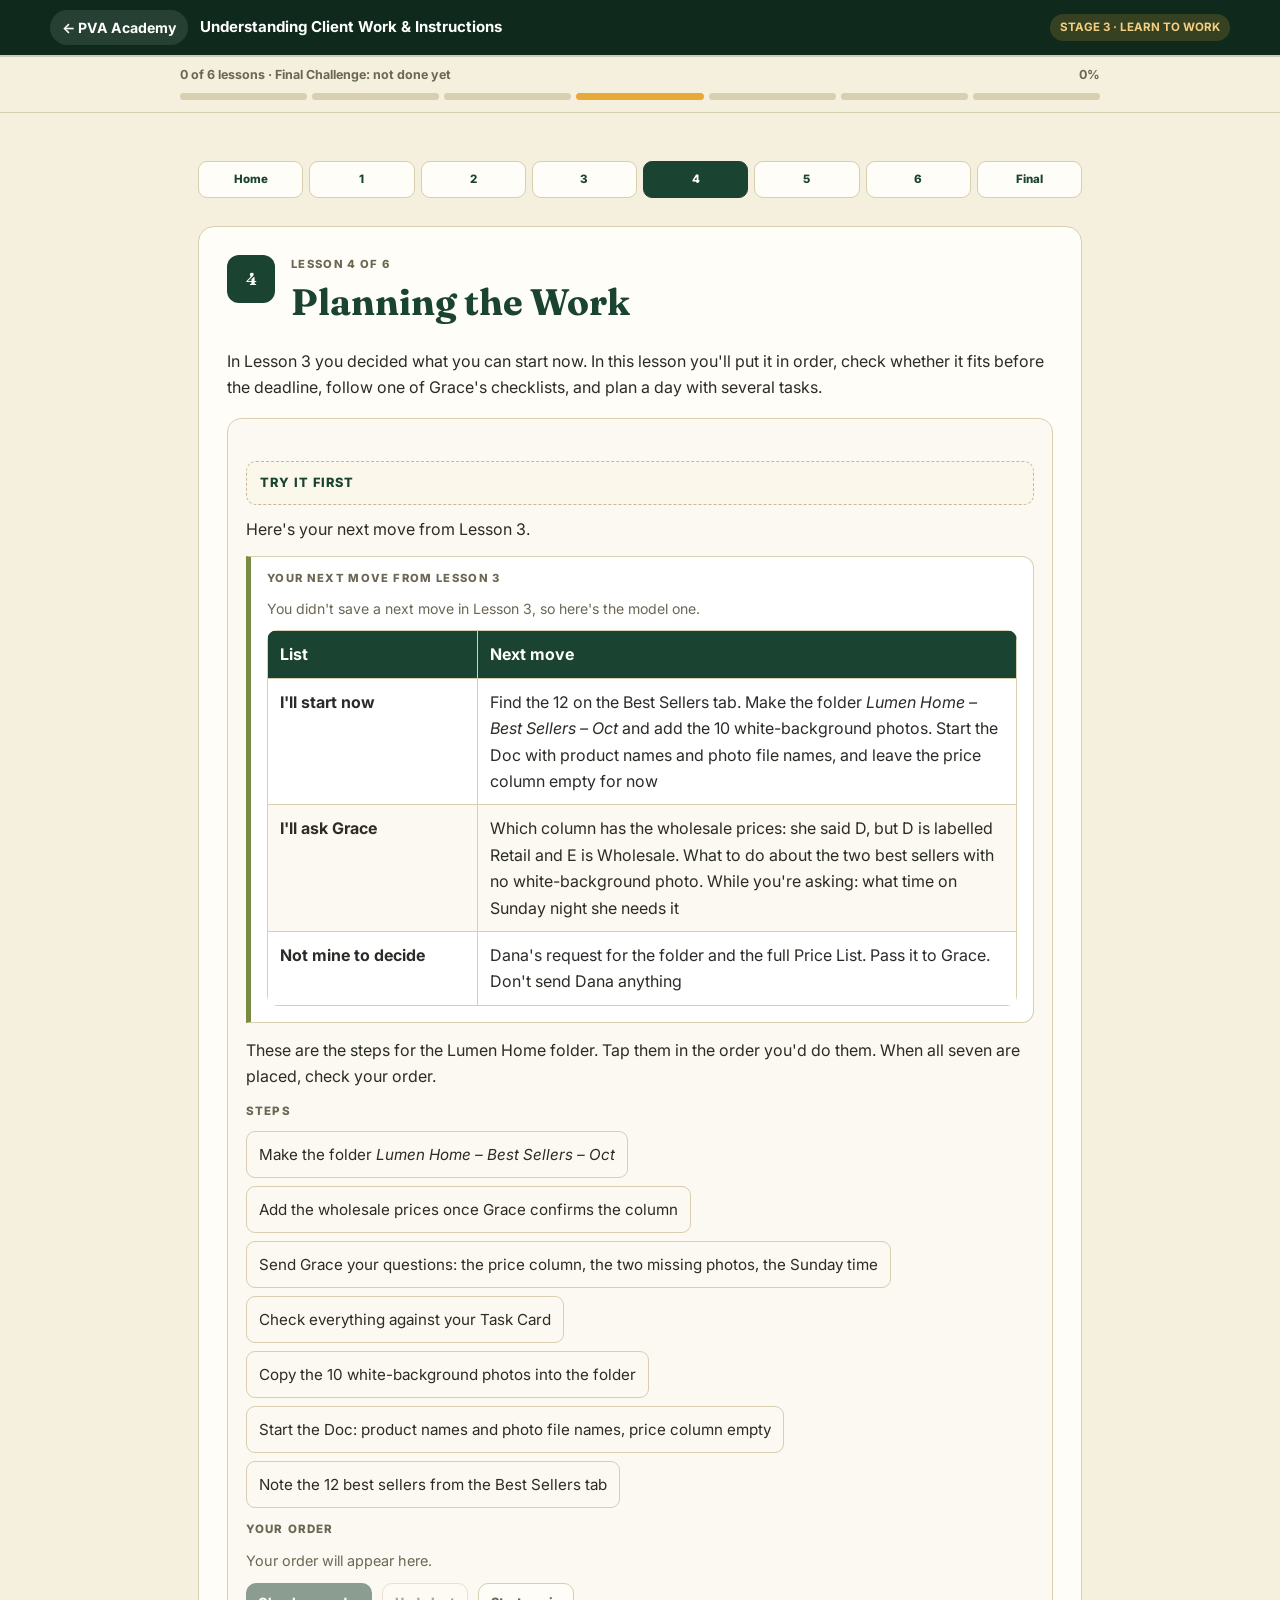
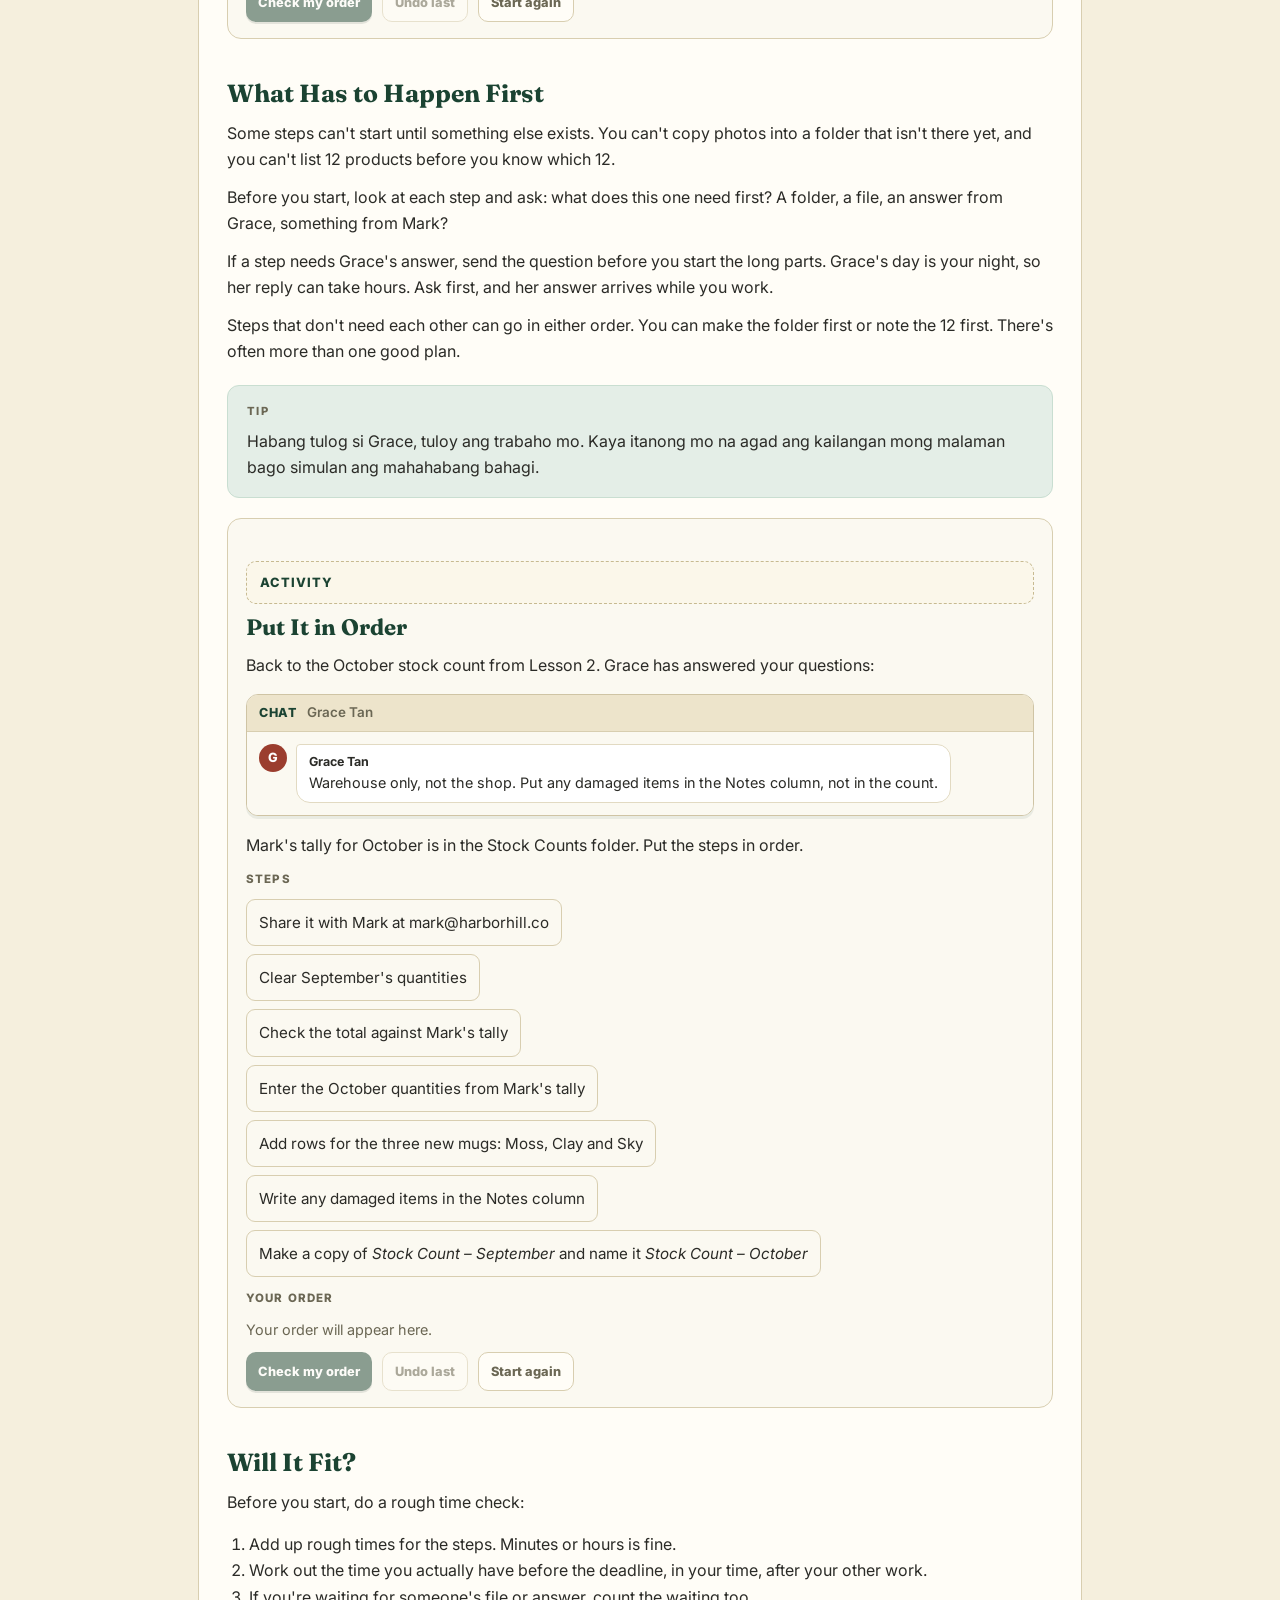
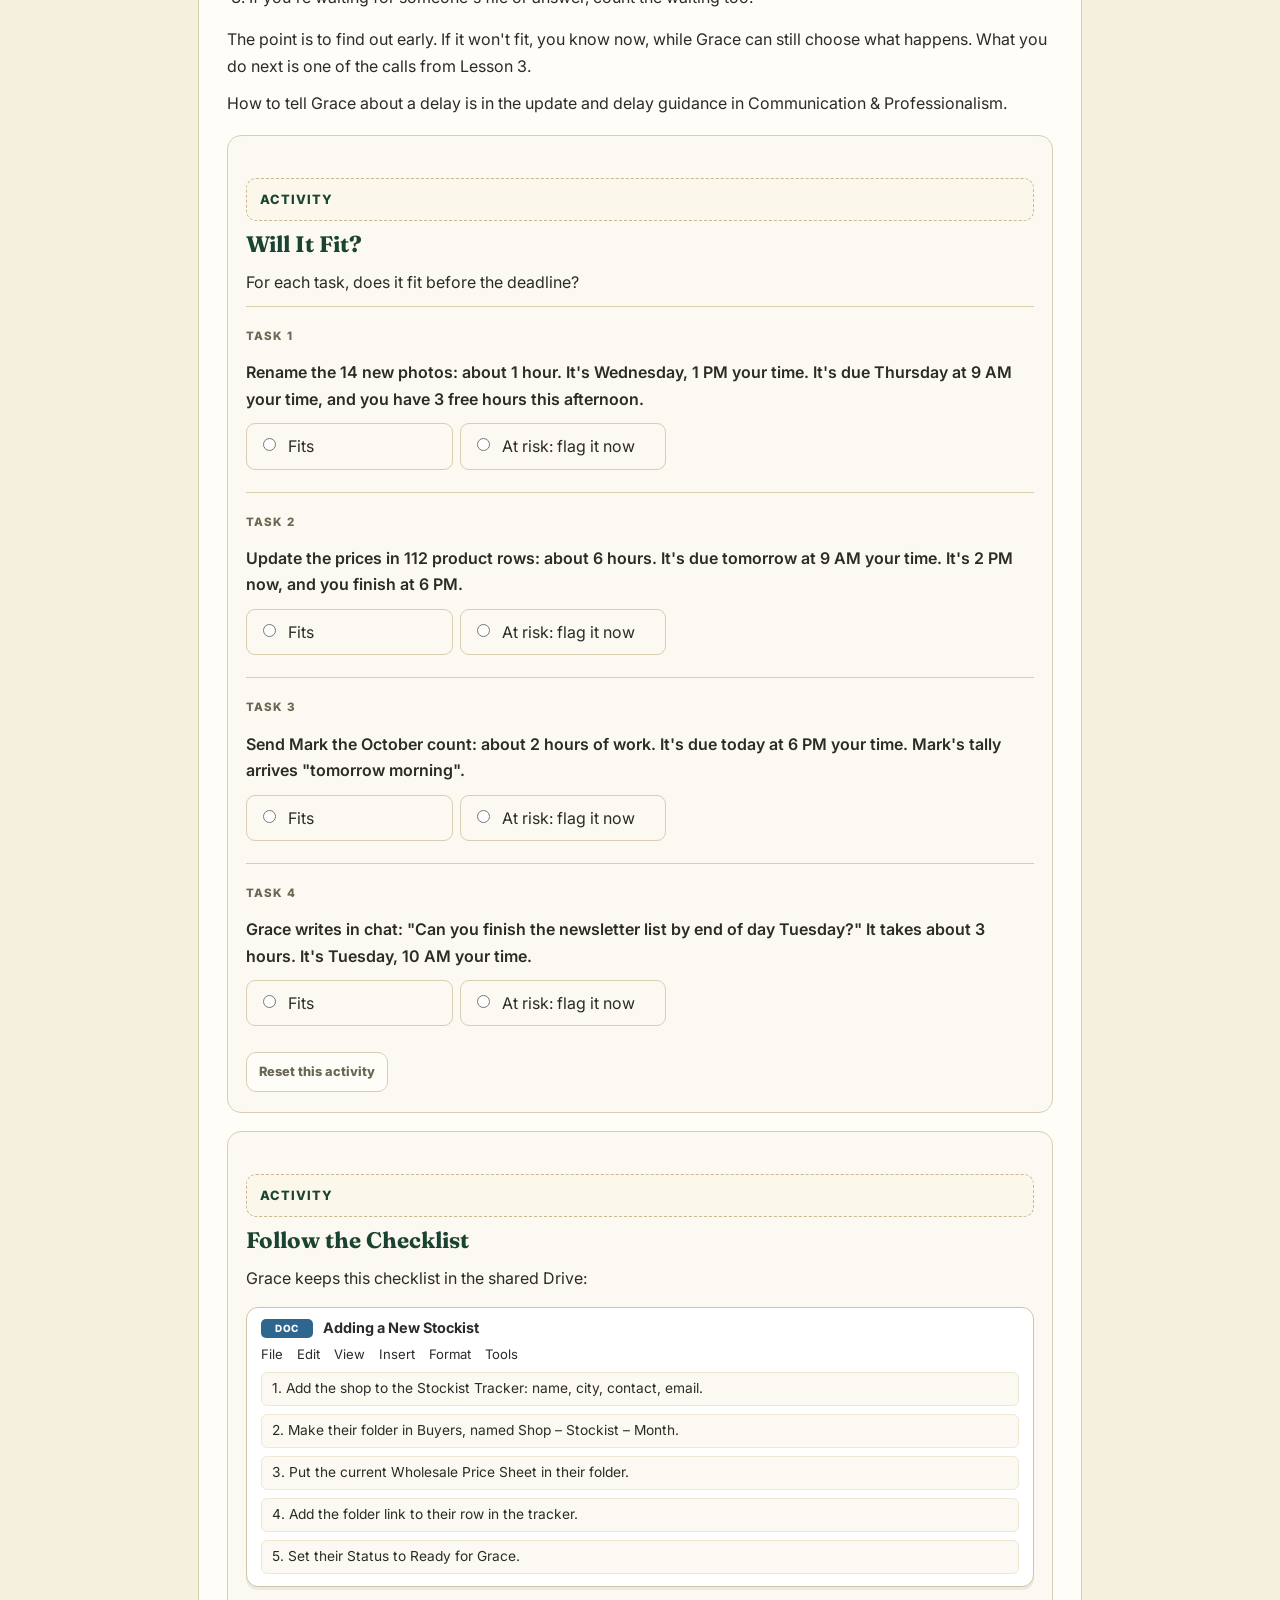
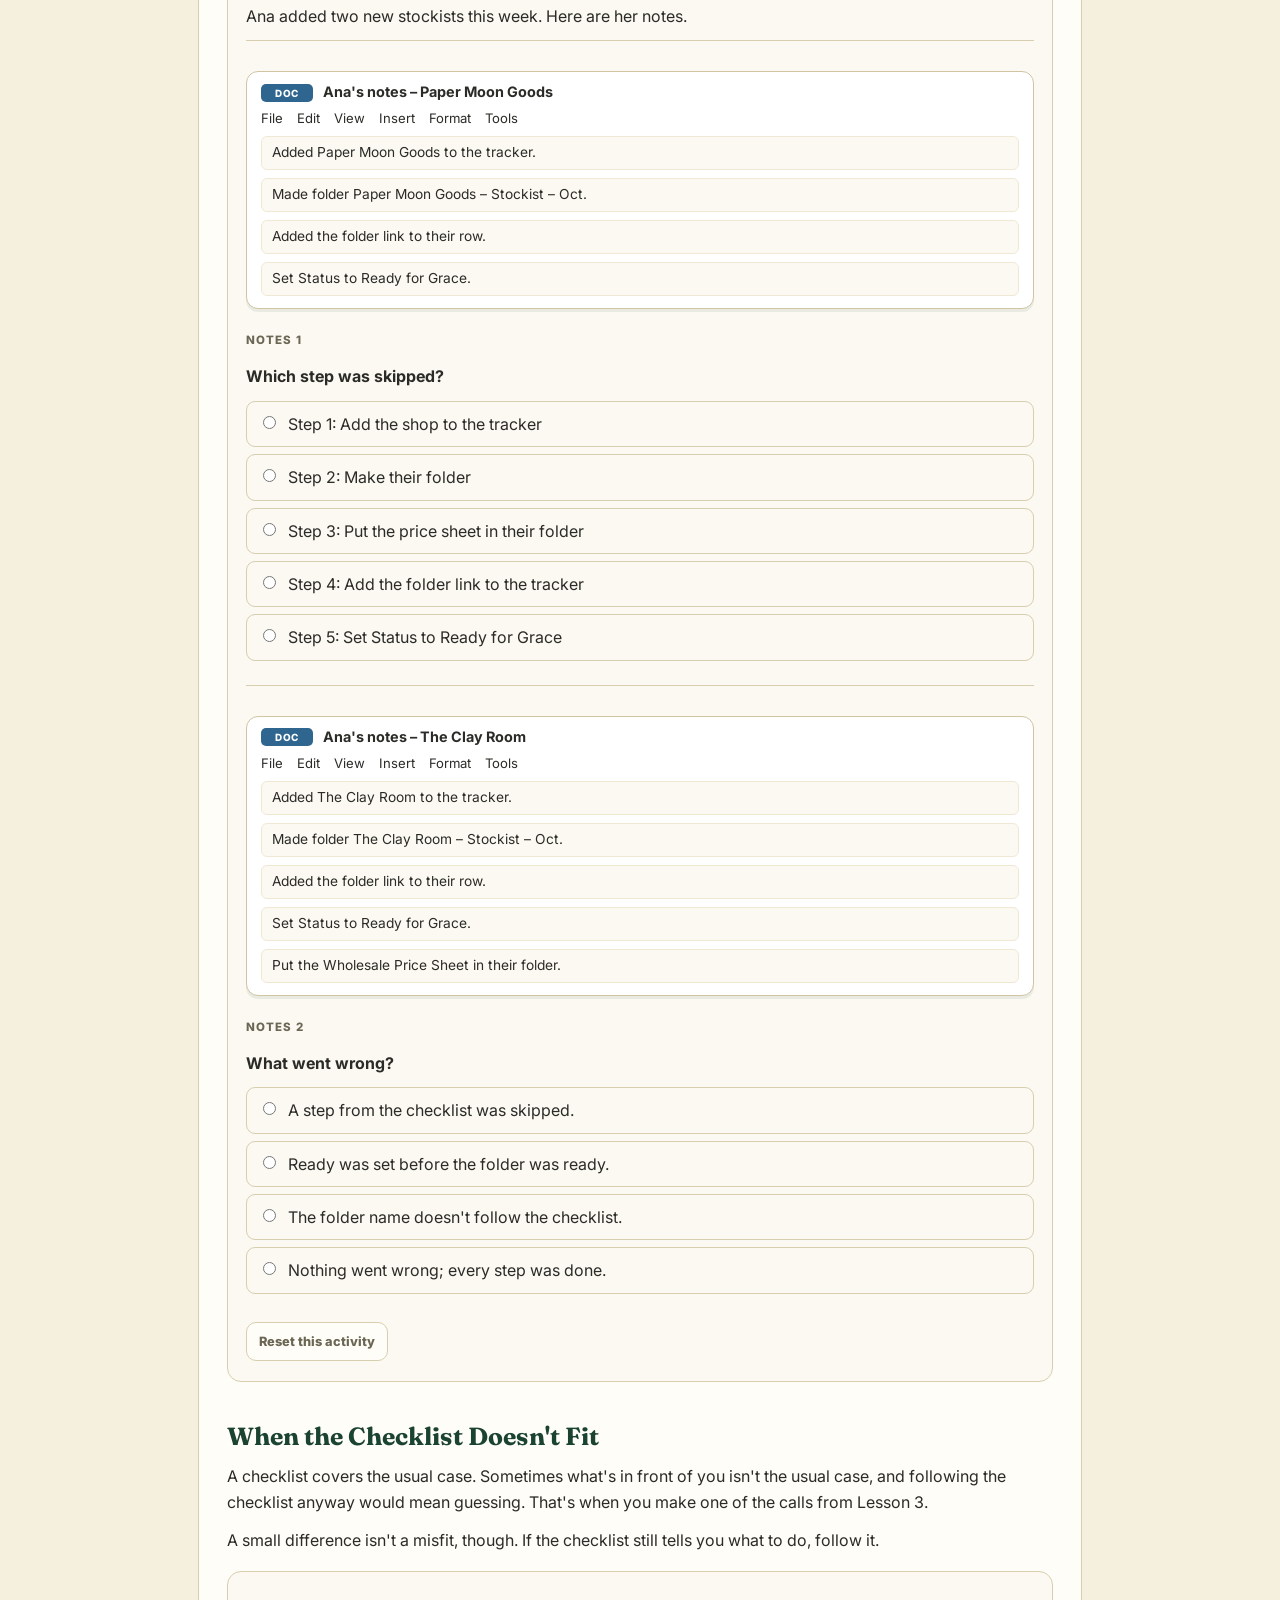
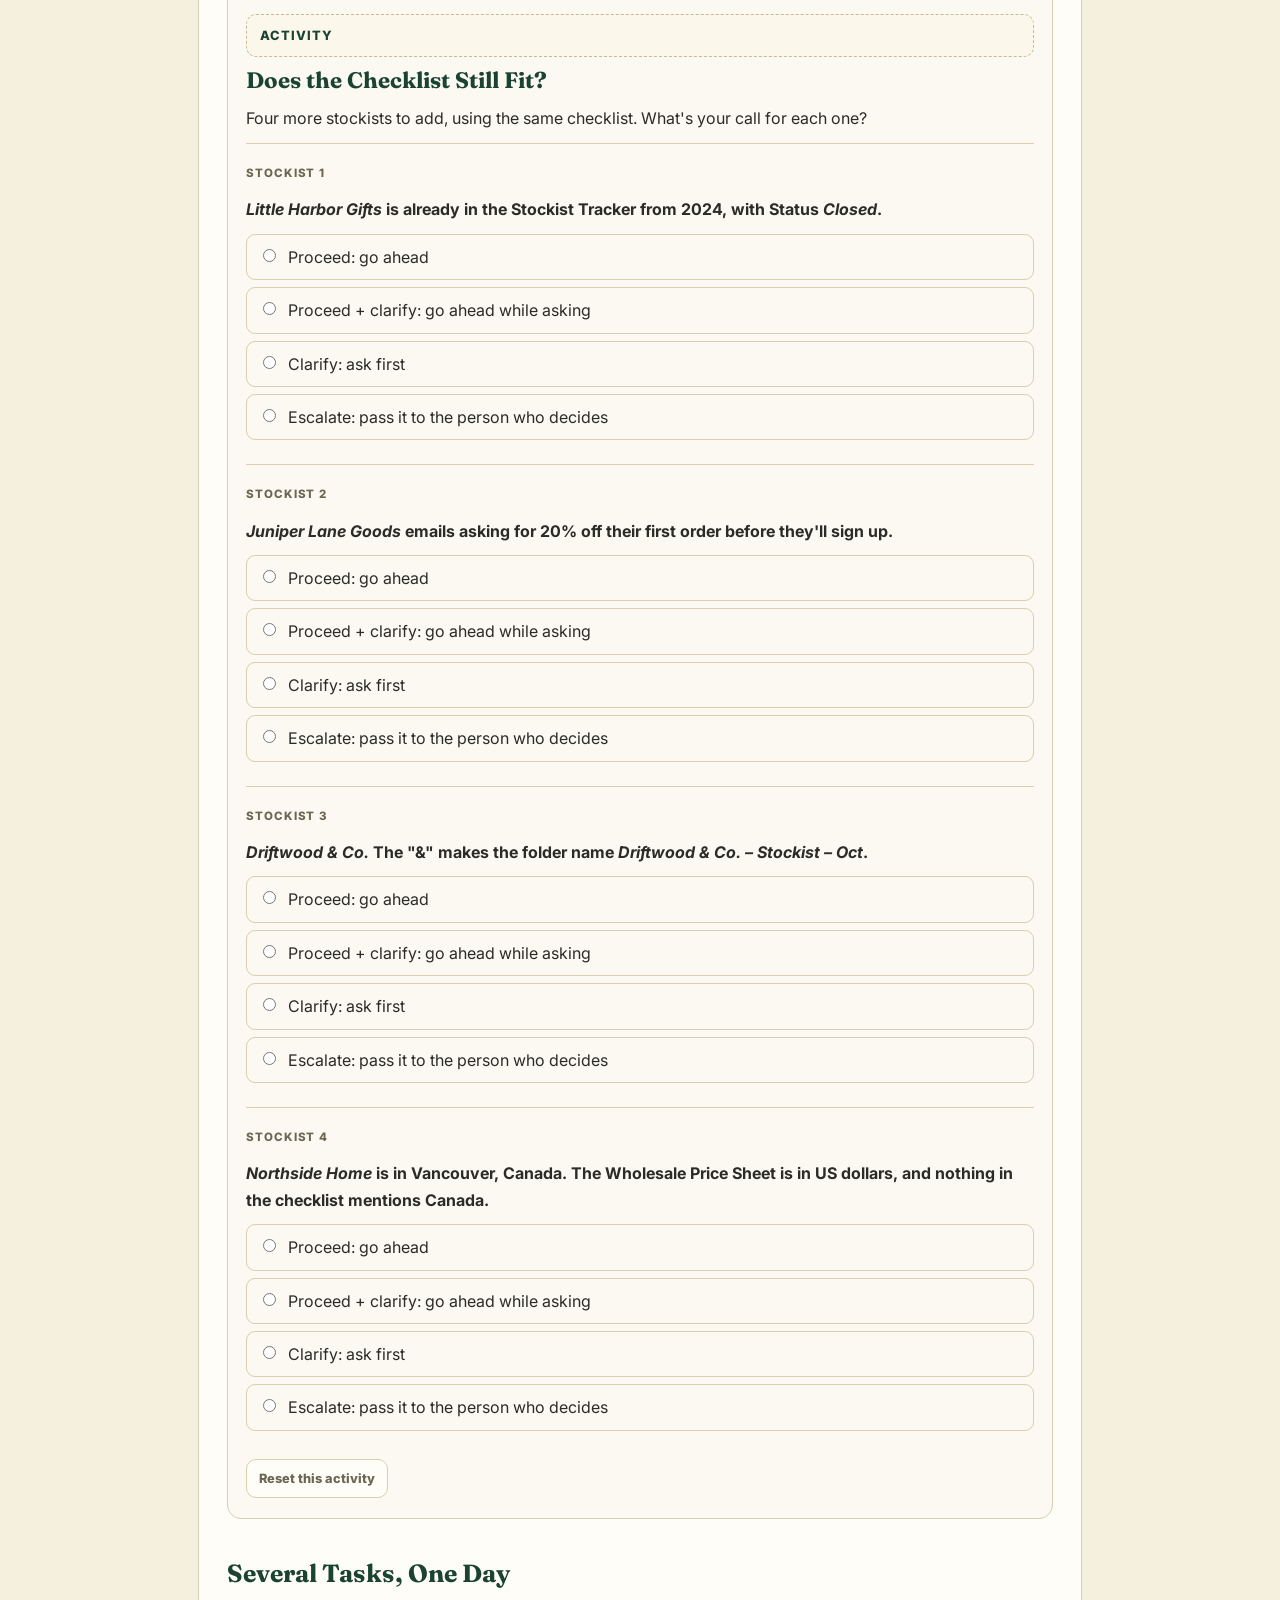
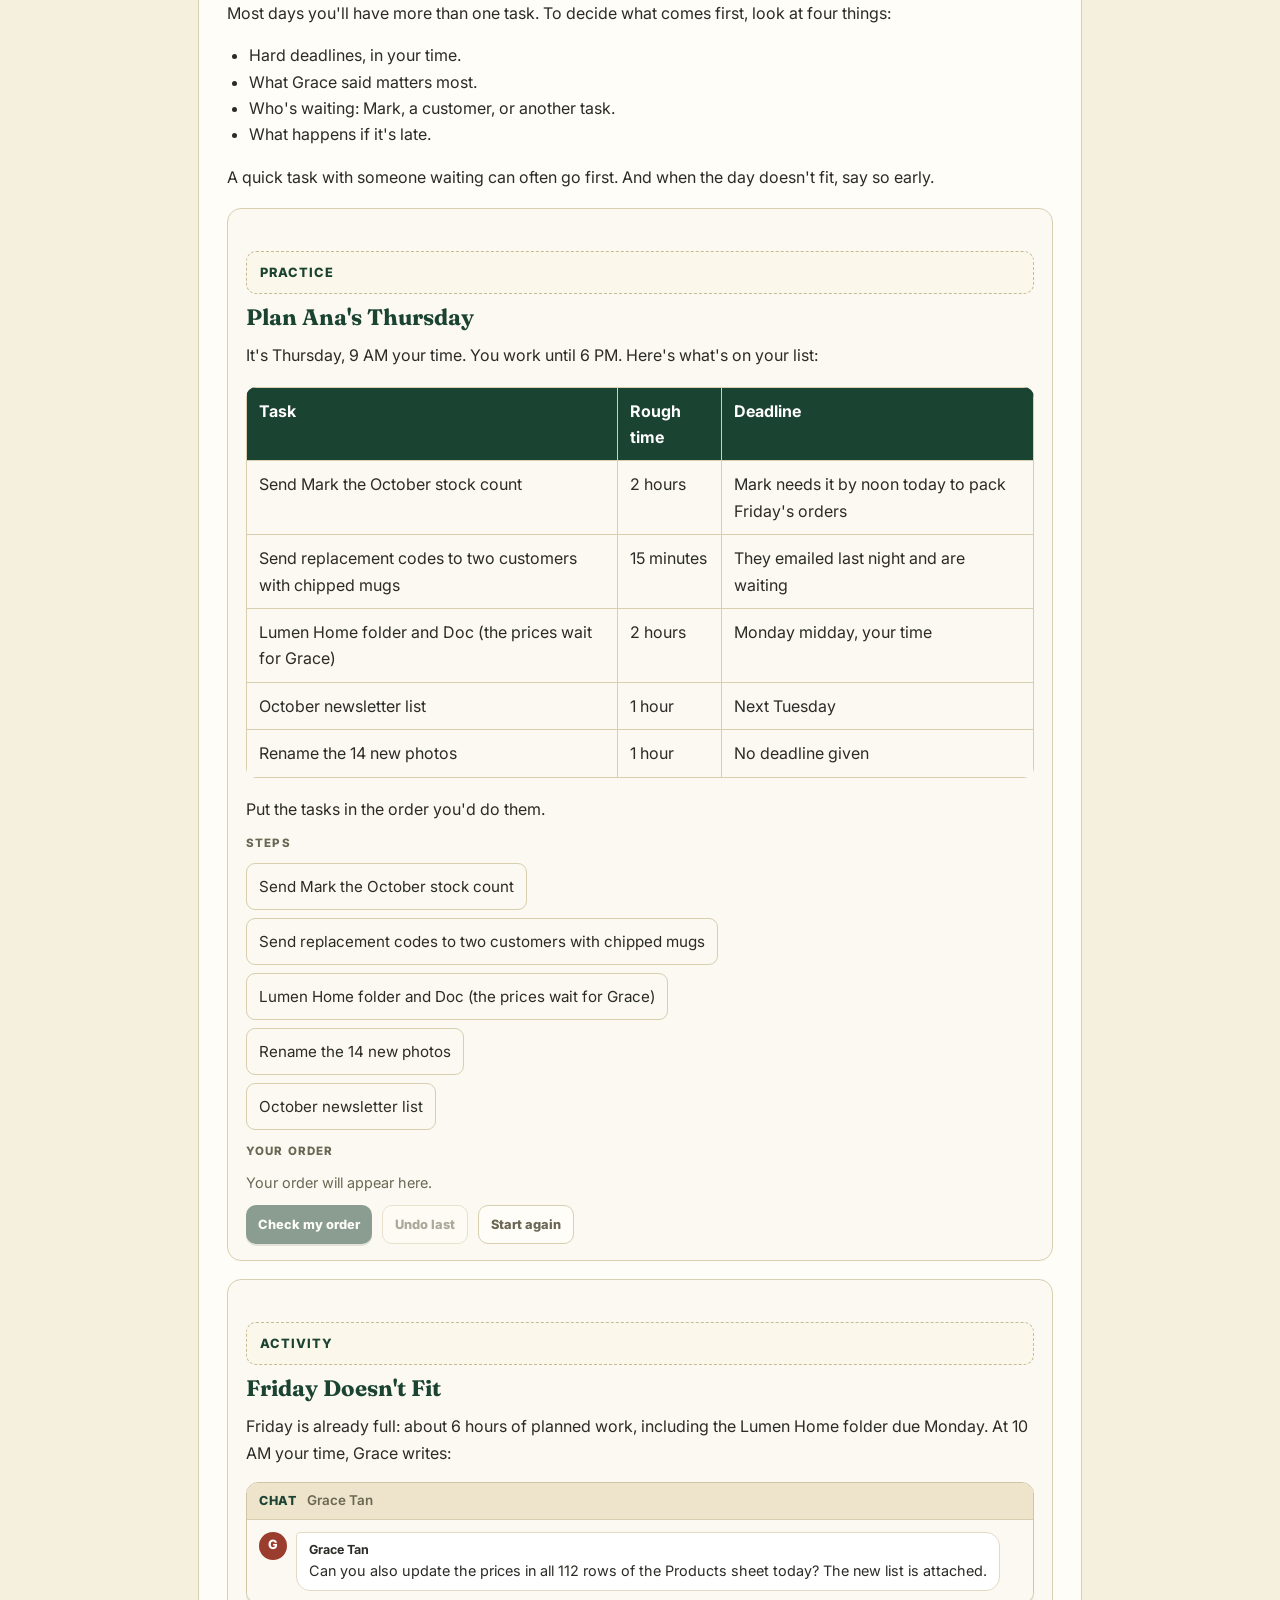
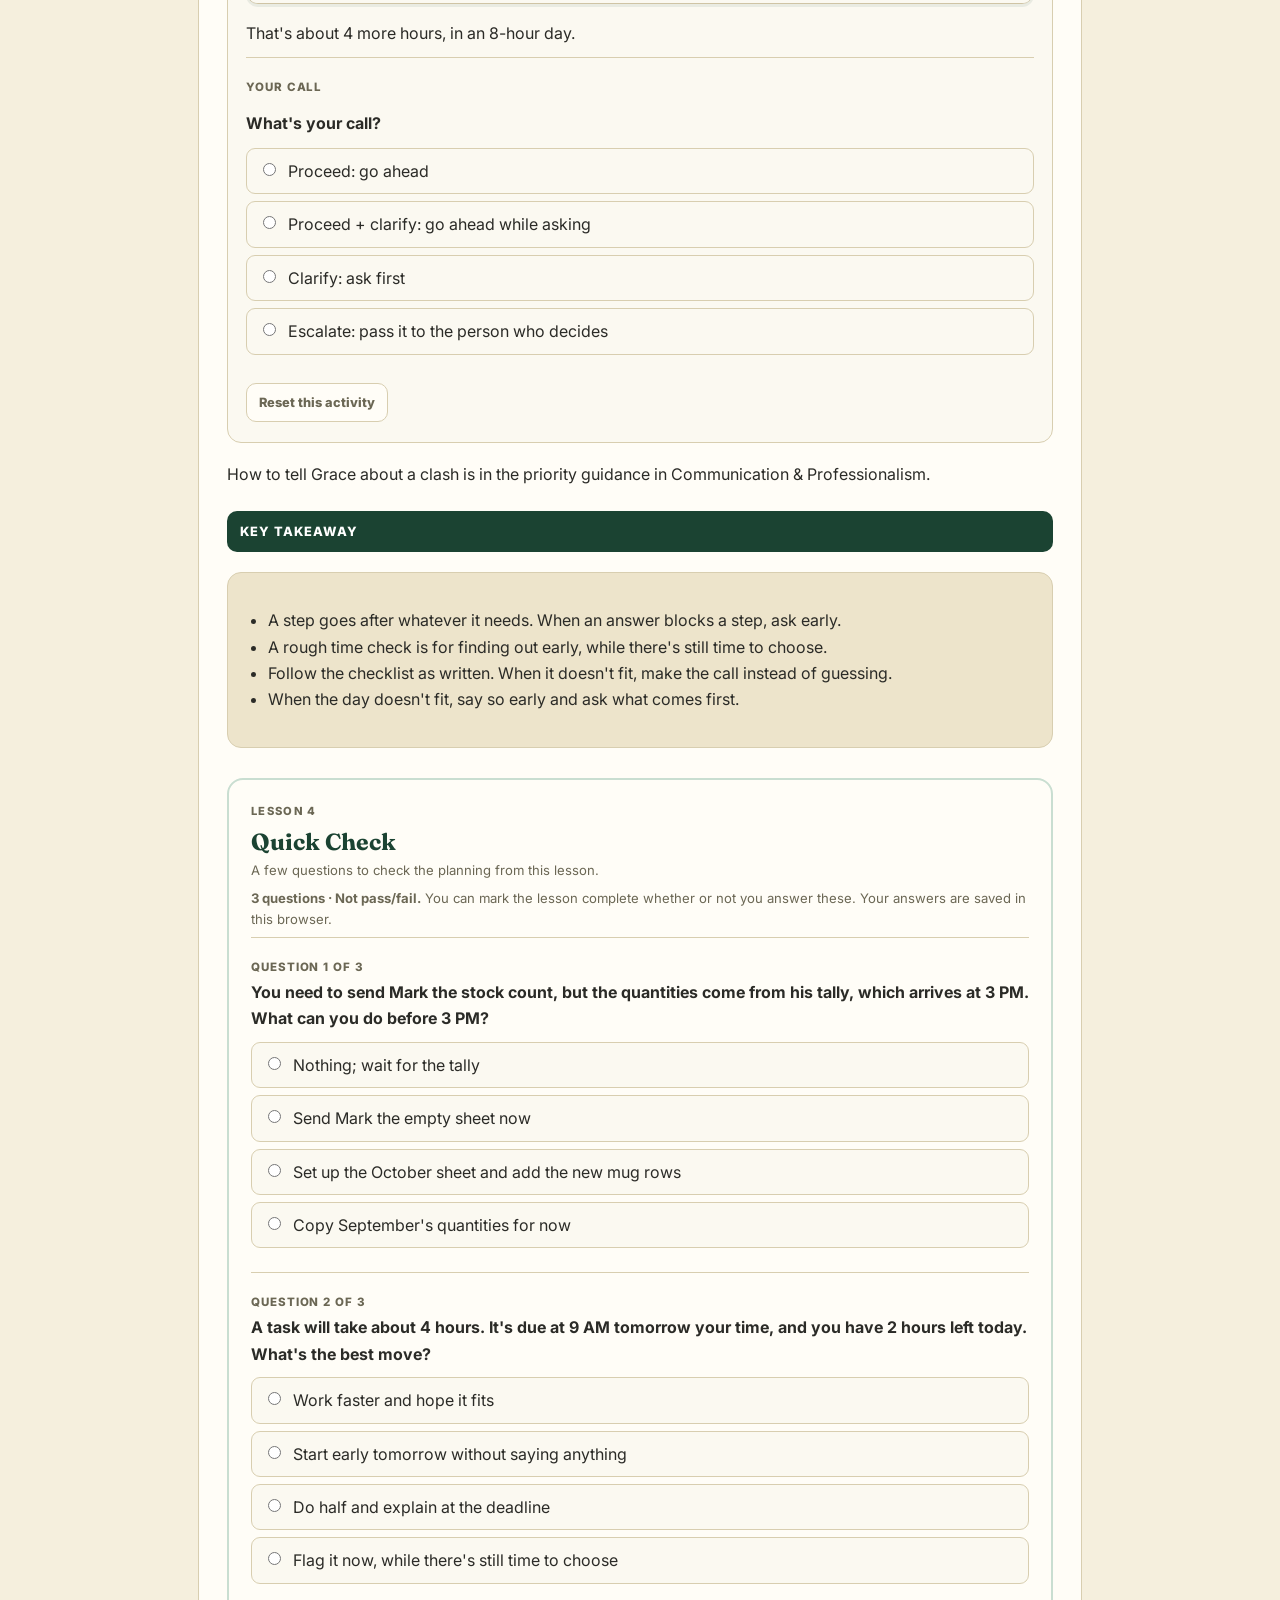
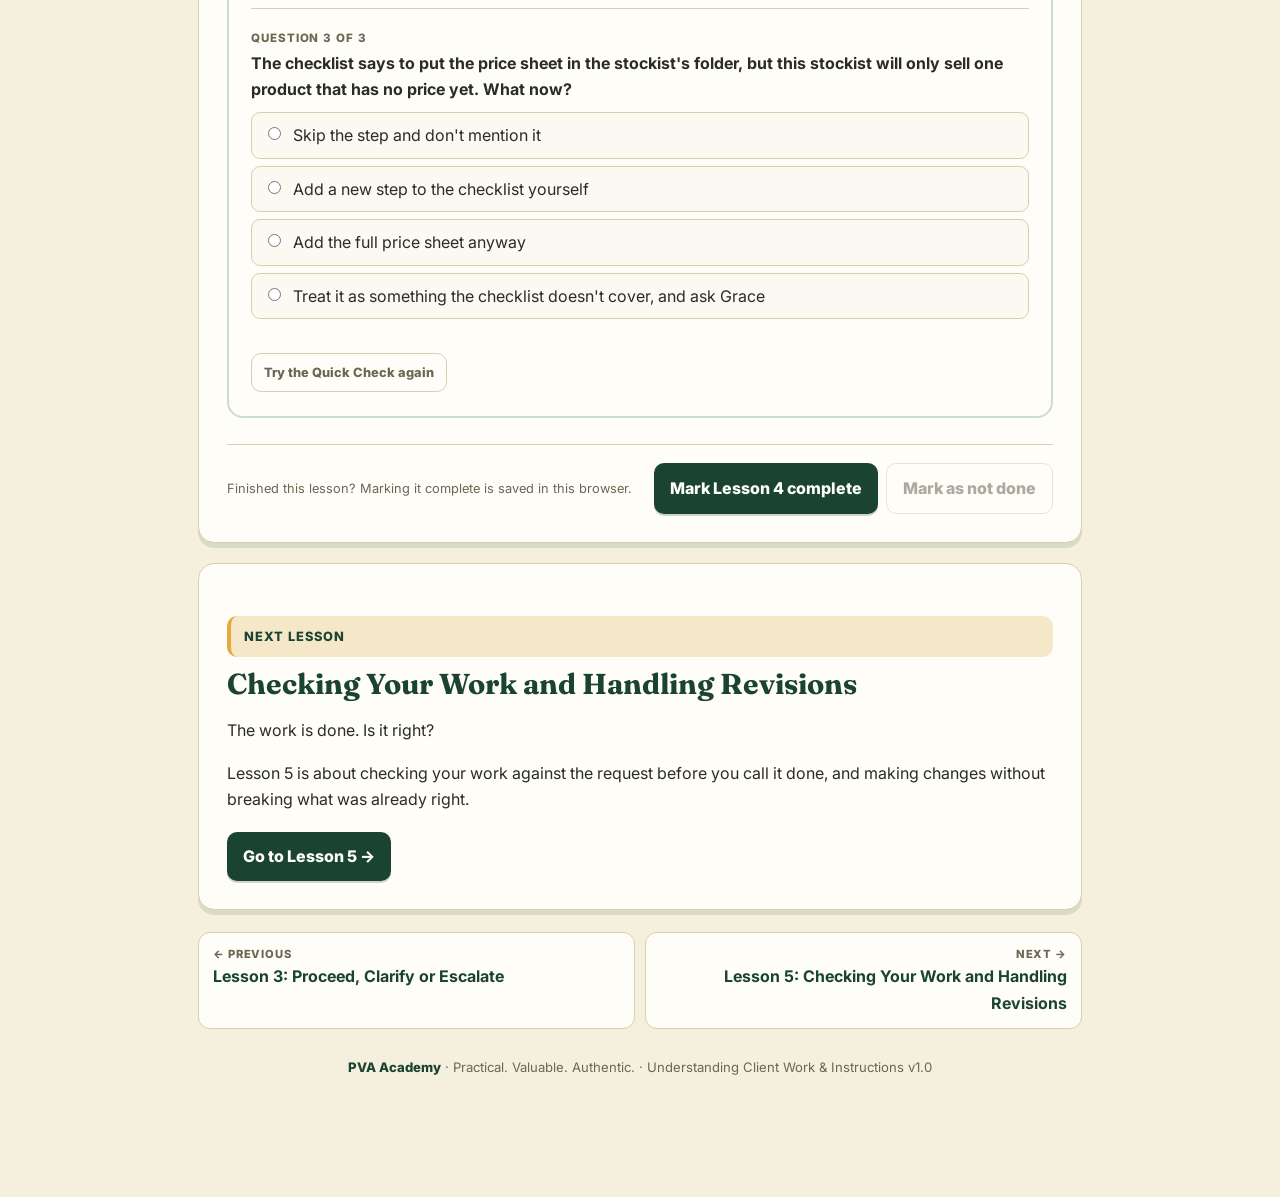
<file: public/lesson-4/index.html>
<!doctype html>
<html lang="en">
<head>
<meta charset="utf-8">
<meta name="viewport" content="width=device-width, initial-scale=1">
<meta name="theme-color" content="#1B4332">
<title>Lesson 4: Planning the Work — Understanding Client Work &amp; Instructions | PVA Academy</title>
<link rel="preconnect" href="https://fonts.googleapis.com">
<link rel="preconnect" href="https://fonts.gstatic.com" crossorigin>
<link href="https://fonts.googleapis.com/css2?family=Fraunces:opsz,wght@9..144,600;9..144,700&family=Inter:wght@400;500;600;700;800&display=swap" rel="stylesheet">
<link rel="stylesheet" href="../shared/course.css">
</head>
<body data-lesson-id="lesson-4" data-root="../">
<a class="skip-link" href="#main-content">Skip to course content</a>
<header class="route-bar"><div class="route-inner"><a class="home-btn" href="https://probinsiyanongva.org/" aria-label="Back to PVA Academy home page">← PVA Academy</a><div class="route-title"><a href="../">Understanding Client Work &amp; Instructions</a></div><div class="route-tag">STAGE 3 · LEARN TO WORK</div></div></header>
<div class="progress-wrap"><div class="progress-inner"><div class="progress-label"><span id="progressText">Getting started</span><span id="progressPct">0%</span></div><div class="progress-track" id="progressTrack"></div></div></div>
<main id="main-content">
<div class="storage-banner hidden" id="storageBanner" role="status" aria-live="polite"><strong>Progress can't be saved in this browser.</strong><br><span id="storageBannerText">You can continue learning, but your progress may not remain after you close or refresh this page. If you are using private browsing or have blocked site data, try a normal browser window.</span></div>
<nav class="lesson-nav" id="lessonNav" aria-label="Course lessons"></nav>
<article class="card lesson" id="lessonCard">
<div class="lesson-head"><div class="lesson-num">4</div><div class="lesson-title-wrap"><div class="section-label">Lesson 4 of 6</div><h1>Planning the Work</h1><span class="done-stamp">✓ Completed</span></div></div>
<div class="lesson-body">
<p>In Lesson 3 you decided what you can start now. In this lesson you'll put it in order, check whether it fits before the deadline, follow one of Grace's checklists, and plan a day with several tasks.</p>

<section class="activity order-activity" data-key="act:order-l4b1" data-rules='[{&quot;first&quot;: [&quot;A&quot;], &quot;then&quot;: [&quot;C&quot;, &quot;D&quot;, &quot;E&quot;], &quot;kind&quot;: &quot;early&quot;, &quot;line&quot;: &quot;&lt;em&gt;Send Grace your questions&lt;/em&gt; goes first. Her answer can take a whole night to come back, so ask before you start building, and build while you wait.&quot;}, {&quot;first&quot;: [&quot;B&quot;], &quot;then&quot;: [&quot;D&quot;], &quot;kind&quot;: &quot;needs&quot;, &quot;line&quot;: &quot;&lt;em&gt;Copy the 10 photos&lt;/em&gt; needs &lt;em&gt;Note the 12 best sellers&lt;/em&gt; first: you need to know which 12.&quot;}, {&quot;first&quot;: [&quot;C&quot;], &quot;then&quot;: [&quot;D&quot;], &quot;kind&quot;: &quot;needs&quot;, &quot;line&quot;: &quot;&lt;em&gt;Copy the 10 photos&lt;/em&gt; needs &lt;em&gt;Make the folder&lt;/em&gt; first.&quot;}, {&quot;first&quot;: [&quot;B&quot;], &quot;then&quot;: [&quot;E&quot;], &quot;kind&quot;: &quot;needs&quot;, &quot;line&quot;: &quot;&lt;em&gt;Start the Doc&lt;/em&gt; needs &lt;em&gt;Note the 12 best sellers&lt;/em&gt; first: the Doc lists those 12.&quot;}, {&quot;first&quot;: [&quot;A&quot;, &quot;E&quot;], &quot;then&quot;: [&quot;F&quot;], &quot;kind&quot;: &quot;needs&quot;, &quot;line&quot;: &quot;&lt;em&gt;Add the wholesale prices&lt;/em&gt; needs Grace&#x27;s answer and the Doc, so it comes after both.&quot;}, {&quot;first&quot;: [&quot;A&quot;, &quot;B&quot;, &quot;C&quot;, &quot;D&quot;, &quot;E&quot;, &quot;F&quot;], &quot;then&quot;: [&quot;G&quot;], &quot;kind&quot;: &quot;needs&quot;, &quot;line&quot;: &quot;&lt;em&gt;Check everything&lt;/em&gt; comes last: there&#x27;s nothing to check until the rest is done.&quot;}]' data-good="That&#x27;s a workable order. Asking Grace first means her answer is on its way while you build. Other orders work too, as long as each step comes after what it needs."><div class="activity-title">Try it first</div><p>Here's your next move from Lesson 3.</p><div class="carry" data-carry-from="lesson-3"><div class="section-label">Your next move from Lesson 3</div><p class="carry-fallback small hidden">You didn&#x27;t save a next move in Lesson 3, so here&#x27;s the model one.</p><div hidden data-note-heading="My next move from Lesson 3" data-note-from="lesson-3" data-note-optional></div><div class="table-wrap"><table><thead><tr><th>List</th><th>Next move</th></tr></thead><tbody><tr><td>I&#x27;ll start now</td><td data-carry-key="tc:nextmove:start" data-note-label="I&#x27;ll start now" data-note-from="lesson-3" data-note-optional><span class="carry-model" hidden>Find the 12 on the Best Sellers tab. Make the folder <em>Lumen Home – Best Sellers – Oct</em> and add the 10 white-background photos. Start the Doc with product names and photo file names, and leave the price column empty for now</span><span class="carry-value"></span></td></tr><tr><td>I&#x27;ll ask Grace</td><td data-carry-key="tc:nextmove:ask" data-note-label="I&#x27;ll ask Grace" data-note-from="lesson-3" data-note-optional><span class="carry-model" hidden>Which column has the wholesale prices: she said D, but D is labelled Retail and E is Wholesale. What to do about the two best sellers with no white-background photo. While you're asking: what time on Sunday night she needs it</span><span class="carry-value"></span></td></tr><tr><td>Not mine to decide</td><td data-carry-key="tc:nextmove:notmine" data-note-label="Not mine to decide" data-note-from="lesson-3" data-note-optional><span class="carry-model" hidden>Dana's request for the folder and the full Price List. Pass it to Grace. Don't send Dana anything</span><span class="carry-value"></span></td></tr></tbody></table></div></div><p>These are the steps for the Lumen Home folder. Tap them in the order you'd do them. When all seven are placed, check your order.</p><div hidden><span data-step="1" data-sid="A">Send Grace your questions: the price column, the two missing photos, the Sunday time</span><span data-step="2" data-sid="B">Note the 12 best sellers from the Best Sellers tab</span><span data-step="3" data-sid="C">Make the folder <em>Lumen Home – Best Sellers – Oct</em></span><span data-step="4" data-sid="D">Copy the 10 white-background photos into the folder</span><span data-step="5" data-sid="E">Start the Doc: product names and photo file names, price column empty</span><span data-step="6" data-sid="F">Add the wholesale prices once Grace confirms the column</span><span data-step="7" data-sid="G">Check everything against your Task Card</span></div><div hidden data-order-note="act:order-l4b1" data-note-label="My order: Lumen Home"></div><div class="order-label">Steps</div><ul class="order-pool"></ul><div class="order-label">Your order</div><ol class="order-answer"></ol><div class="hero-actions" style="margin:4px 0 8px"><button type="button" class="btn small-btn" data-order="check" disabled>Check my order</button><button type="button" class="btn subtle small-btn" data-order="undo" disabled>Undo last</button><button type="button" class="btn subtle small-btn" data-order="reset">Start again</button></div><div class="feedback" aria-live="polite"></div></section>

<h2>What Has to Happen First</h2>
<p>Some steps can't start until something else exists. You can't copy photos into a folder that isn't there yet, and you can't list 12 products before you know which 12.</p>
<p>Before you start, look at each step and ask: what does this one need first? A folder, a file, an answer from Grace, something from Mark?</p>
<p>If a step needs Grace's answer, send the question before you start the long parts. Grace's day is your night, so her reply can take hours. Ask first, and her answer arrives while you work.</p>
<p>Steps that don't need each other can go in either order. You can make the folder first or note the 12 first. There's often more than one good plan.</p>

<div class="tip"><div class="section-label">Tip</div><p style="margin:0">Habang tulog si Grace, tuloy ang trabaho mo. Kaya itanong mo na agad ang kailangan mong malaman bago simulan ang mahahabang bahagi.</p></div>

<section class="activity order-activity" data-key="act:order-l4b3" data-rules='[{&quot;first&quot;: [&quot;A&quot;], &quot;then&quot;: [&quot;B&quot;], &quot;kind&quot;: &quot;needs&quot;, &quot;line&quot;: &quot;&lt;em&gt;Clear September&#x27;s quantities&lt;/em&gt; needs the October copy first. Otherwise you&#x27;d be clearing September&#x27;s sheet.&quot;}, {&quot;first&quot;: [&quot;A&quot;], &quot;then&quot;: [&quot;C&quot;], &quot;kind&quot;: &quot;needs&quot;, &quot;line&quot;: &quot;&lt;em&gt;Add rows for the new mugs&lt;/em&gt; needs the October copy first.&quot;}, {&quot;first&quot;: [&quot;A&quot;], &quot;then&quot;: [&quot;E&quot;], &quot;kind&quot;: &quot;needs&quot;, &quot;line&quot;: &quot;&lt;em&gt;Write any damaged items&lt;/em&gt; needs the October copy first.&quot;}, {&quot;first&quot;: [&quot;B&quot;], &quot;then&quot;: [&quot;D&quot;], &quot;kind&quot;: &quot;needs&quot;, &quot;line&quot;: &quot;&lt;em&gt;Enter the October quantities&lt;/em&gt; needs September&#x27;s numbers cleared first, or old and new numbers get mixed.&quot;}, {&quot;first&quot;: [&quot;C&quot;], &quot;then&quot;: [&quot;D&quot;], &quot;kind&quot;: &quot;needs&quot;, &quot;line&quot;: &quot;&lt;em&gt;Enter the October quantities&lt;/em&gt; needs the new mug rows first. Moss, Clay and Sky need rows before their numbers can go in.&quot;}, {&quot;first&quot;: [&quot;D&quot;], &quot;then&quot;: [&quot;F&quot;], &quot;kind&quot;: &quot;needs&quot;, &quot;line&quot;: &quot;&lt;em&gt;Check the total&lt;/em&gt; needs the quantities in first.&quot;}, {&quot;first&quot;: [&quot;E&quot;, &quot;F&quot;], &quot;then&quot;: [&quot;G&quot;], &quot;kind&quot;: &quot;needs&quot;, &quot;line&quot;: &quot;&lt;em&gt;Share it with Mark&lt;/em&gt; comes last: he should get the finished, checked count.&quot;}]' data-good="That&#x27;s a workable order. The new mug rows go in before the quantities, and Mark gets the count only after you&#x27;ve checked it."><div class="activity-title">Activity</div><h2>Put It in Order</h2><p>Back to the October stock count from Lesson 2. Grace has answered your questions:</p><figure class="mock" role="group" aria-label="Grace&#x27;s chat message"><div class="mock-frame"><div class="mock-bar"><span class="mock-app">Chat</span><span class="chat-with">Grace Tan</span></div><div class="chat-thread"><div class="chat-msg"><span class="avatar av-2" aria-hidden="true">G</span><div class="chat-bubble"><div class="chat-meta"><strong>Grace Tan</strong> <span></span></div><div class="chat-text">Warehouse only, not the shop. Put any damaged items in the Notes column, not in the count.</div></div></div></div></div></figure><p>Mark's tally for October is in the Stock Counts folder. Put the steps in order.</p><div hidden><span data-step="1" data-sid="A">Make a copy of <em>Stock Count – September</em> and name it <em>Stock Count – October</em></span><span data-step="2" data-sid="B">Clear September's quantities</span><span data-step="3" data-sid="C">Add rows for the three new mugs: Moss, Clay and Sky</span><span data-step="4" data-sid="D">Enter the October quantities from Mark's tally</span><span data-step="5" data-sid="E">Write any damaged items in the Notes column</span><span data-step="6" data-sid="F">Check the total against Mark's tally</span><span data-step="7" data-sid="G">Share it with Mark at mark@harborhill.co</span></div><div hidden data-order-note="act:order-l4b3" data-note-label="My order: October stock count"></div><div class="order-label">Steps</div><ul class="order-pool"></ul><div class="order-label">Your order</div><ol class="order-answer"></ol><div class="hero-actions" style="margin:4px 0 8px"><button type="button" class="btn small-btn" data-order="check" disabled>Check my order</button><button type="button" class="btn subtle small-btn" data-order="undo" disabled>Undo last</button><button type="button" class="btn subtle small-btn" data-order="reset">Start again</button></div><div class="feedback" aria-live="polite"></div></section>

<h2>Will It Fit?</h2>
<p>Before you start, do a rough time check:</p>
<ol>
<li>Add up rough times for the steps. Minutes or hours is fine.</li>
<li>Work out the time you actually have before the deadline, in your time, after your other work.</li>
<li>If you're waiting for someone's file or answer, count the waiting too.</li>
</ol>
<p>The point is to find out early. If it won't fit, you know now, while Grace can still choose what happens. What you do next is one of the calls from Lesson 3.</p>
<p>How to tell Grace about a delay is in the update and delay guidance in Communication &amp; Professionalism.</p>

<section class="activity"><div class="activity-title">Activity</div><h2>Will It Fit?</h2><p>For each task, does it fit before the deadline?</p><div class="act-item act-graded act-row" data-key="act:l4b4-1" data-correct="0" data-good="" data-try=""><div class="act-q"><span class="q-num">Task 1</span><br><p>Rename the 14 new photos: about 1 hour. It's Wednesday, 1 PM your time. It's due Thursday at 9 AM your time, and you have 3 free hours this afternoon.</p></div><div class="choice-row" role="radiogroup"><label class="choice" data-fb="About 1 hour of work, and 3 free hours this afternoon. It fits."><input type="radio" name="act:l4b4-1" value="0"><span>Fits</span></label><label class="choice" data-fb="1 hour of work and 3 free hours. It fits, with time to spare."><input type="radio" name="act:l4b4-1" value="1"><span>At risk: flag it now</span></label></div><div class="feedback" aria-live="polite"></div></div><div class="act-item act-graded act-row" data-key="act:l4b4-2" data-correct="1" data-good="" data-try=""><div class="act-q"><span class="q-num">Task 2</span><br><p>Update the prices in 112 product rows: about 6 hours. It's due tomorrow at 9 AM your time. It's 2 PM now, and you finish at 6 PM.</p></div><div class="choice-row" role="radiogroup"><label class="choice" data-fb="You have 4 hours left today, and the work needs about 6. Flag it now, not at 9 AM tomorrow."><input type="radio" name="act:l4b4-2" value="0"><span>Fits</span></label><label class="choice" data-fb="About 6 hours of work, and 4 hours left today. Say so now, while Grace can still choose."><input type="radio" name="act:l4b4-2" value="1"><span>At risk: flag it now</span></label></div><div class="feedback" aria-live="polite"></div></div><div class="act-item act-graded act-row" data-key="act:l4b4-3" data-correct="1" data-good="" data-try=""><div class="act-q"><span class="q-num">Task 3</span><br><p>Send Mark the October count: about 2 hours of work. It's due today at 6 PM your time. Mark's tally arrives "tomorrow morning".</p></div><div class="choice-row" role="radiogroup"><label class="choice" data-fb="It&#x27;s only 2 hours of work, but you can&#x27;t start until Mark&#x27;s tally arrives tomorrow morning, after the deadline. Waiting counts."><input type="radio" name="act:l4b4-3" value="0"><span>Fits</span></label><label class="choice" data-fb="The work is short, but it can&#x27;t start until the tally comes, and that&#x27;s after the deadline. Waiting counts."><input type="radio" name="act:l4b4-3" value="1"><span>At risk: flag it now</span></label></div><div class="feedback" aria-live="polite"></div></div><div class="act-item act-graded act-row" data-key="act:l4b4-4" data-correct="0" data-good="" data-try=""><div class="act-q"><span class="q-num">Task 4</span><br><p>Grace writes in chat: "Can you finish the newsletter list by end of day Tuesday?" It takes about 3 hours. It's Tuesday, 10 AM your time.</p></div><div class="choice-row" role="radiogroup"><label class="choice" data-fb="End of Tuesday in Portland is about Wednesday 8 AM for you. You have the whole day."><input type="radio" name="act:l4b4-4" value="0"><span>Fits</span></label><label class="choice" data-fb="It&#x27;s Tuesday here, but Portland is 15 hours behind. End of Tuesday there is about Wednesday 8 AM for you, so you have the whole day."><input type="radio" name="act:l4b4-4" value="1"><span>At risk: flag it now</span></label></div><div class="feedback" aria-live="polite"></div></div><div class="hero-actions" style="margin:4px 0 12px"><button type="button" class="btn subtle small-btn" data-reset-activity>Reset this activity</button></div></section>

<section class="activity"><div class="activity-title">Activity</div><h2>Follow the Checklist</h2><p>Grace keeps this checklist in the shared Drive:</p><figure class="mock" role="group" aria-label="Grace&#x27;s checklist: Adding a New Stockist"><div class="mock-frame"><div class="mock-doc"><div class="m-docname"><span class="ft ft-doc">DOC</span>Adding a New Stockist<span class="m-status"></span></div><div class="m-menu" aria-hidden="true"><span>File</span><span>Edit</span><span>View</span><span>Insert</span><span>Format</span><span>Tools</span></div><p class="m-docline">1. Add the shop to the Stockist Tracker: name, city, contact, email.</p><p class="m-docline">2. Make their folder in Buyers, named Shop – Stockist – Month.</p><p class="m-docline">3. Put the current Wholesale Price Sheet in their folder.</p><p class="m-docline">4. Add the folder link to their row in the tracker.</p><p class="m-docline">5. Set their Status to Ready for Grace.</p></div></div></figure><p>Ana added two new stockists this week. Here are her notes.</p><div class="act-item act-graded" data-key="act:l4b5-1" data-correct="2" data-good="" data-try=""><figure class="mock" role="group" aria-label="Ana&#x27;s notes – Paper Moon Goods"><div class="mock-frame"><div class="mock-doc"><div class="m-docname"><span class="ft ft-doc">DOC</span>Ana&#x27;s notes – Paper Moon Goods<span class="m-status"></span></div><div class="m-menu" aria-hidden="true"><span>File</span><span>Edit</span><span>View</span><span>Insert</span><span>Format</span><span>Tools</span></div><p class="m-docline">Added Paper Moon Goods to the tracker.</p><p class="m-docline">Made folder Paper Moon Goods – Stockist – Oct.</p><p class="m-docline">Added the folder link to their row.</p><p class="m-docline">Set Status to Ready for Grace.</p></div></div></figure><div class="act-q"><span class="q-num">Notes 1</span><br><p>Which step was skipped?</p></div><div class="choice-group" role="radiogroup"><label class="choice" data-fb="Ana&#x27;s notes say she did: &quot;Added Paper Moon Goods to the tracker.&quot;"><input type="radio" name="act:l4b5-1" value="0"><span>Step 1: Add the shop to the tracker</span></label><label class="choice" data-fb="That&#x27;s in the notes: &quot;Made folder Paper Moon Goods – Stockist – Oct.&quot;"><input type="radio" name="act:l4b5-1" value="1"><span>Step 2: Make their folder</span></label><label class="choice" data-fb="Nothing in the notes about the price sheet. Grace would open the folder, find no prices, and the status would already say Ready."><input type="radio" name="act:l4b5-1" value="2"><span>Step 3: Put the price sheet in their folder</span></label><label class="choice" data-fb="That&#x27;s in the notes: &quot;Added the folder link to their row.&quot;"><input type="radio" name="act:l4b5-1" value="3"><span>Step 4: Add the folder link to the tracker</span></label><label class="choice" data-fb="That&#x27;s the last line of the notes. Look for a step with nothing next to it."><input type="radio" name="act:l4b5-1" value="4"><span>Step 5: Set Status to Ready for Grace</span></label></div><div class="feedback" aria-live="polite"></div></div><div class="act-item act-graded" data-key="act:l4b5-2" data-correct="1" data-good="" data-try=""><figure class="mock" role="group" aria-label="Ana&#x27;s notes – The Clay Room"><div class="mock-frame"><div class="mock-doc"><div class="m-docname"><span class="ft ft-doc">DOC</span>Ana&#x27;s notes – The Clay Room<span class="m-status"></span></div><div class="m-menu" aria-hidden="true"><span>File</span><span>Edit</span><span>View</span><span>Insert</span><span>Format</span><span>Tools</span></div><p class="m-docline">Added The Clay Room to the tracker.</p><p class="m-docline">Made folder The Clay Room – Stockist – Oct.</p><p class="m-docline">Added the folder link to their row.</p><p class="m-docline">Set Status to Ready for Grace.</p><p class="m-docline">Put the Wholesale Price Sheet in their folder.</p></div></div></figure><div class="act-q"><span class="q-num">Notes 2</span><br><p>What went wrong?</p></div><div class="choice-group" role="radiogroup"><label class="choice" data-fb="All five steps are in the notes. Look at the order: the price sheet went in last."><input type="radio" name="act:l4b5-2" value="0"><span>A step from the checklist was skipped.</span></label><label class="choice" data-fb="Grace could have opened the folder in between and found no prices. The order in a checklist is often there for a reason."><input type="radio" name="act:l4b5-2" value="1"><span>Ready was set before the folder was ready.</span></label><label class="choice" data-fb="The Clay Room – Stockist – Oct follows Shop – Stockist – Month. Look at the order of the steps instead."><input type="radio" name="act:l4b5-2" value="2"><span>The folder name doesn't follow the checklist.</span></label><label class="choice" data-fb="Every step was done, but not in order. The status said Ready before the price sheet was in."><input type="radio" name="act:l4b5-2" value="3"><span>Nothing went wrong; every step was done.</span></label></div><div class="feedback" aria-live="polite"></div></div><div class="hero-actions" style="margin:4px 0 12px"><button type="button" class="btn subtle small-btn" data-reset-activity>Reset this activity</button></div></section>

<h2>When the Checklist Doesn't Fit</h2>
<p>A checklist covers the usual case. Sometimes what's in front of you isn't the usual case, and following the checklist anyway would mean guessing. That's when you make one of the calls from Lesson 3.</p>
<p>A small difference isn't a misfit, though. If the checklist still tells you what to do, follow it.</p>

<section class="activity"><div class="activity-title">Activity</div><h2>Does the Checklist Still Fit?</h2><p>Four more stockists to add, using the same checklist. What's your call for each one?</p><div class="act-item act-graded" data-key="act:l4b6-1" data-correct="2" data-good="" data-try=""><div class="act-q"><span class="q-num">Stockist 1</span><br><p><em>Little Harbor Gifts</em> is already in the Stockist Tracker from 2024, with Status <em>Closed</em>.</p></div><div class="choice-group" role="radiogroup"><label class="choice" data-fb="The checklist is for new shops. A second row would mean two records for one shop, and Grace may want the old one reopened."><input type="radio" name="act:l4b6-1" value="0"><span>Proceed: go ahead</span></label><label class="choice" data-fb="Every step depends on whether you reopen the old row or add a new one. There&#x27;s no part to start."><input type="radio" name="act:l4b6-1" value="1"><span>Proceed + clarify: go ahead while asking</span></label><label class="choice" data-fb="The checklist is for new shops. Reopen the old row or add a new one? Every later step depends on it, and only Grace can say."><input type="radio" name="act:l4b6-1" value="2"><span>Clarify: ask first</span></label><label class="choice" data-fb="It&#x27;s a question about your own task, and Grace can settle it with one answer."><input type="radio" name="act:l4b6-1" value="3"><span>Escalate: pass it to the person who decides</span></label></div><div class="feedback" aria-live="polite"></div></div><div class="act-item act-graded" data-key="act:l4b6-2" data-correct="3" data-good="" data-try=""><div class="act-q"><span class="q-num">Stockist 2</span><br><p><em>Juniper Lane Goods</em> emails asking for 20% off their first order before they'll sign up.</p></div><div class="choice-group" role="radiogroup"><label class="choice" data-fb="A discount is money, and nothing in the checklist lets you give one."><input type="radio" name="act:l4b6-2" value="0"><span>Proceed: go ahead</span></label><label class="choice" data-fb="They haven&#x27;t signed up yet, so there&#x27;s nothing to set up. The discount is the real question, and it isn&#x27;t yours to answer."><input type="radio" name="act:l4b6-2" value="1"><span>Proceed + clarify: go ahead while asking</span></label><label class="choice" data-fb="Nothing about your task is missing. Whether to give a discount is Grace&#x27;s decision."><input type="radio" name="act:l4b6-2" value="2"><span>Clarify: ask first</span></label><label class="choice" data-fb="A discount is money, and the checklist doesn&#x27;t give you that decision. Pass it to Grace."><input type="radio" name="act:l4b6-2" value="3"><span>Escalate: pass it to the person who decides</span></label></div><div class="feedback" aria-live="polite"></div></div><div class="act-item act-graded" data-key="act:l4b6-3" data-correct="0" data-good="" data-try=""><div class="act-q"><span class="q-num">Stockist 3</span><br><p><em>Driftwood &amp; Co.</em> The "&amp;" makes the folder name <em>Driftwood &amp; Co. – Stockist – Oct</em>.</p></div><div class="choice-group" role="radiogroup"><label class="choice" data-fb="The checklist still covers it. A different name isn&#x27;t a different situation."><input type="radio" name="act:l4b6-3" value="0"><span>Proceed: go ahead</span></label><label class="choice" data-fb="There&#x27;s nothing to ask. The naming rule works for this name too."><input type="radio" name="act:l4b6-3" value="1"><span>Proceed + clarify: go ahead while asking</span></label><label class="choice" data-fb="Asking would cost Grace time. The checklist already says how to name the folder."><input type="radio" name="act:l4b6-3" value="2"><span>Clarify: ask first</span></label><label class="choice" data-fb="It&#x27;s a folder name, and the checklist tells you how. Nothing here is outside your job."><input type="radio" name="act:l4b6-3" value="3"><span>Escalate: pass it to the person who decides</span></label></div><div class="feedback" aria-live="polite"></div></div><div class="act-item act-graded" data-key="act:l4b6-4" data-correct="1" data-good="" data-try=""><div class="act-q"><span class="q-num">Stockist 4</span><br><p><em>Northside Home</em> is in Vancouver, Canada. The Wholesale Price Sheet is in US dollars, and nothing in the checklist mentions Canada.</p></div><div class="choice-group" role="radiogroup"><label class="choice" data-fb="You&#x27;d be guessing whether a US-dollar price sheet is right for a Canadian shop. That part needs Grace."><input type="radio" name="act:l4b6-4" value="0"><span>Proceed: go ahead</span></label><label class="choice" data-fb="Steps 1, 2 and 4 don&#x27;t depend on the prices. Do them, and ask about the price sheet before step 3."><input type="radio" name="act:l4b6-4" value="1"><span>Proceed + clarify: go ahead while asking</span></label><label class="choice" data-fb="Most of the checklist doesn&#x27;t depend on the price sheet. Those steps can go ahead while you ask."><input type="radio" name="act:l4b6-4" value="2"><span>Clarify: ask first</span></label><label class="choice" data-fb="It&#x27;s a question about your own task, and Grace can answer it."><input type="radio" name="act:l4b6-4" value="3"><span>Escalate: pass it to the person who decides</span></label></div><div class="feedback" aria-live="polite"></div></div><div class="hero-actions" style="margin:4px 0 12px"><button type="button" class="btn subtle small-btn" data-reset-activity>Reset this activity</button></div></section>

<h2>Several Tasks, One Day</h2>
<p>Most days you'll have more than one task. To decide what comes first, look at four things:</p>
<ul>
<li>Hard deadlines, in your time.</li>
<li>What Grace said matters most.</li>
<li>Who's waiting: Mark, a customer, or another task.</li>
<li>What happens if it's late.</li>
</ul>
<p>A quick task with someone waiting can often go first. And when the day doesn't fit, say so early.</p>

<section class="activity order-activity" data-key="act:order-l4b7" data-rules='[{&quot;first&quot;: [&quot;S&quot;], &quot;then&quot;: [&quot;L&quot;, &quot;N&quot;, &quot;P&quot;], &quot;kind&quot;: &quot;priority&quot;, &quot;line&quot;: &quot;&lt;em&gt;Send Mark the stock count&lt;/em&gt; goes before the tasks with later deadlines: Mark needs it by noon to pack Friday&#x27;s orders.&quot;}, {&quot;first&quot;: [&quot;R&quot;], &quot;then&quot;: [&quot;L&quot;, &quot;N&quot;, &quot;P&quot;], &quot;kind&quot;: &quot;priority&quot;, &quot;line&quot;: &quot;&lt;em&gt;The replacement codes&lt;/em&gt; go before the bigger tasks: they take 15 minutes, and two customers are waiting.&quot;}, {&quot;first&quot;: [&quot;L&quot;], &quot;then&quot;: [&quot;N&quot;], &quot;kind&quot;: &quot;priority&quot;, &quot;line&quot;: &quot;&lt;em&gt;Lumen Home&lt;/em&gt; goes before &lt;em&gt;the newsletter list&lt;/em&gt;: Monday comes before next Tuesday.&quot;}, {&quot;first&quot;: [&quot;N&quot;], &quot;then&quot;: [&quot;P&quot;], &quot;kind&quot;: &quot;priority&quot;, &quot;line&quot;: &quot;&lt;em&gt;The newsletter list&lt;/em&gt; goes before &lt;em&gt;renaming the photos&lt;/em&gt;: a deadline beats no deadline.&quot;}]' data-good="That&#x27;s a workable day. The stock count and the codes can go in either order: one has a noon deadline, the other takes 15 minutes and has customers waiting."><div class="activity-title">Practice</div><h2>Plan Ana&#x27;s Thursday</h2><p>It's Thursday, 9 AM your time. You work until 6 PM. Here's what's on your list:</p><div class="table-wrap"><table><thead><tr><th>Task</th><th>Rough time</th><th>Deadline</th></tr></thead><tbody><tr><td>Send Mark the October stock count</td><td>2 hours</td><td>Mark needs it by noon today to pack Friday's orders</td></tr><tr><td>Send replacement codes to two customers with chipped mugs</td><td>15 minutes</td><td>They emailed last night and are waiting</td></tr><tr><td>Lumen Home folder and Doc (the prices wait for Grace)</td><td>2 hours</td><td>Monday midday, your time</td></tr><tr><td>October newsletter list</td><td>1 hour</td><td>Next Tuesday</td></tr><tr><td>Rename the 14 new photos</td><td>1 hour</td><td>No deadline given</td></tr></tbody></table></div><p>Put the tasks in the order you'd do them.</p><div hidden><span data-step="1" data-sid="S">Send Mark the October stock count</span><span data-step="2" data-sid="R">Send replacement codes to two customers with chipped mugs</span><span data-step="3" data-sid="L">Lumen Home folder and Doc (the prices wait for Grace)</span><span data-step="4" data-sid="N">October newsletter list</span><span data-step="5" data-sid="P">Rename the 14 new photos</span></div><div hidden data-order-note="act:order-l4b7" data-note-label="My order: Thursday"></div><div class="order-label">Steps</div><ul class="order-pool"></ul><div class="order-label">Your order</div><ol class="order-answer"></ol><div class="hero-actions" style="margin:4px 0 8px"><button type="button" class="btn small-btn" data-order="check" disabled>Check my order</button><button type="button" class="btn subtle small-btn" data-order="undo" disabled>Undo last</button><button type="button" class="btn subtle small-btn" data-order="reset">Start again</button></div><div class="feedback" aria-live="polite"></div></section>

<section class="activity"><div class="activity-title">Activity</div><h2>Friday Doesn&#x27;t Fit</h2><p>Friday is already full: about 6 hours of planned work, including the Lumen Home folder due Monday. At 10 AM your time, Grace writes:</p><figure class="mock" role="group" aria-label="Grace&#x27;s chat message"><div class="mock-frame"><div class="mock-bar"><span class="mock-app">Chat</span><span class="chat-with">Grace Tan</span></div><div class="chat-thread"><div class="chat-msg"><span class="avatar av-2" aria-hidden="true">G</span><div class="chat-bubble"><div class="chat-meta"><strong>Grace Tan</strong> <span></span></div><div class="chat-text">Can you also update the prices in all 112 rows of the Products sheet today? The new list is attached.</div></div></div></div></div></figure><p>That's about 4 more hours, in an 8-hour day.</p><div class="act-item act-graded" data-key="act:l4b7b-1" data-correct="1" data-good="" data-try=""><div class="act-q"><span class="q-num">Your call</span><br><p>What's your call?</p></div><div class="choice-group" role="radiogroup"><label class="choice" data-fb="That&#x27;s about 10 hours of work in an 8-hour day. Something won&#x27;t get done, and Grace won&#x27;t know which."><input type="radio" name="act:l4b7b-1" value="0"><span>Proceed: go ahead</span></label><label class="choice" data-fb="Keep going on today&#x27;s work, and tell Grace now that it won&#x27;t all fit. Ask which comes first. Early is when she can still choose."><input type="radio" name="act:l4b7b-1" value="1"><span>Proceed + clarify: go ahead while asking</span></label><label class="choice" data-fb="This isn&#x27;t a stop-and-wait situation. You can keep working while you ask Grace which comes first."><input type="radio" name="act:l4b7b-1" value="2"><span>Clarify: ask first</span></label><label class="choice" data-fb="It&#x27;s Grace&#x27;s own request, and her priorities. She can answer which comes first."><input type="radio" name="act:l4b7b-1" value="3"><span>Escalate: pass it to the person who decides</span></label></div><div class="feedback" aria-live="polite"></div></div><div class="hero-actions" style="margin:4px 0 12px"><button type="button" class="btn subtle small-btn" data-reset-activity>Reset this activity</button></div></section>

<p>How to tell Grace about a clash is in the priority guidance in Communication &amp; Professionalism.</p>

<div class="takeaway-title">Key Takeaway</div>
<div class="key-idea">
<ul>
<li>A step goes after whatever it needs. When an answer blocks a step, ask early.</li>
<li>A rough time check is for finding out early, while there's still time to choose.</li>
<li>Follow the checklist as written. When it doesn't fit, make the call instead of guessing.</li>
<li>When the day doesn't fit, say so early and ask what comes first.</li>
</ul>
</div>

<pre id="notesAppendix" hidden>
TASK CARD
Task:
Finished result:
Sources:
Deadline (my time / client's words):
Limits:
Open questions:

SORTED QUESTIONS
I already have it:
I can find it myself (where):
Only the client can answer:
Mismatches I found (both sources):

DECISION CHECK
Can I go ahead?  Proceed / Proceed + clarify / Clarify / Escalate
Because:
Before I act (confirm first if any is yes and I wasn't clearly asked):
- Hard to undo?
- Someone else will see it or be affected?
- Money, a customer, important data or settings?

PLANNING CHECK
Steps in order (what does each one need first?):
Questions to send early:
Rough time:            Time I actually have before the deadline (my time):
Waiting on anyone?
Fits / At risk: flag it now
Checklist covers this? Yes / No: make the call (Proceed / Proceed + clarify / Clarify / Escalate)
</pre>
</div>
<section class="quick-check" id="quickCheck" aria-label="Quick Check"></section>
<div class="lesson-footer"><span class="next-hint">Finished this lesson? Marking it complete is saved in this browser.</span><div class="footer-actions"><button class="btn" type="button" id="markBtn">Mark Lesson 4 complete</button><button class="btn subtle" type="button" id="notDoneBtn" disabled>Mark as not done</button></div></div>
<div class="tip hidden" id="donePanel" role="status"><strong>Lesson 4 is marked complete.</strong> <span class="small">It's saved in this browser.</span><div class="hero-actions" style="margin-top:10px"><button class="btn secondary small-btn" type="button" id="notesBtn">Download my Lesson 4 notes (.txt)</button></div></div>
</article>
<section class="card"><div class="connection-title">Next Lesson</div><h2>Checking Your Work and Handling Revisions</h2><p>The work is done. Is it right?</p><p>Lesson 5 is about checking your work against the request before you call it done, and making changes without breaking what was already right.</p><div class="hero-actions"><a class="btn" href="../lesson-5/">Go to Lesson 5 →</a></div></section>
<nav class="pager" aria-label="Lesson navigation"><a class="prev" href="../lesson-3/"><span class="pager-dir">← Previous</span><span class="pager-title">Lesson 3: Proceed, Clarify or Escalate</span></a><a class="next" href="../lesson-5/"><span class="pager-dir">Next →</span><span class="pager-title">Lesson 5: Checking Your Work and Handling Revisions</span></a></nav>
<footer><span class="footer-mark">PVA Academy</span> · Practical. Valuable. Authentic. · Understanding Client Work &amp; Instructions v1.0</footer>
</main>
<script src="../shared/progress.js"></script>
<script src="../shared/quick-checks.js"></script>
<script src="../shared/lesson.js"></script>
</body>
</html>
</file>
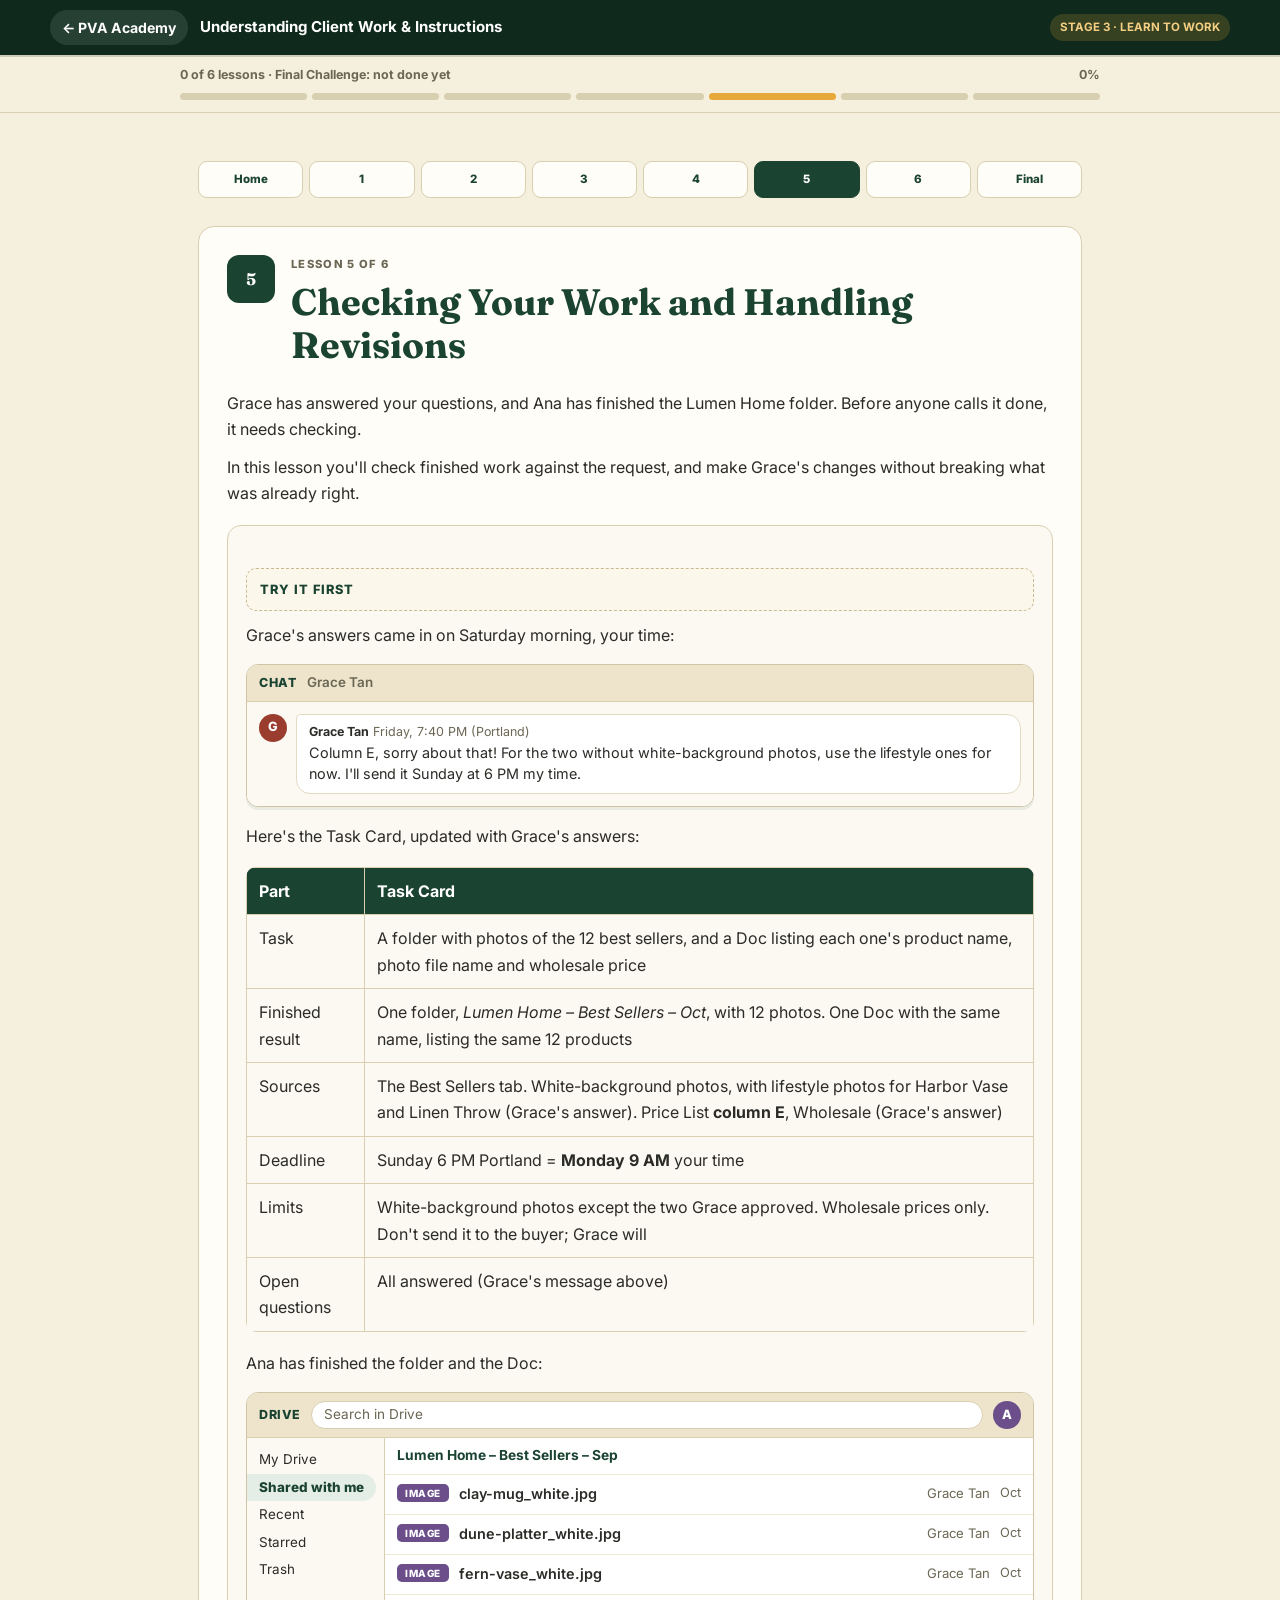
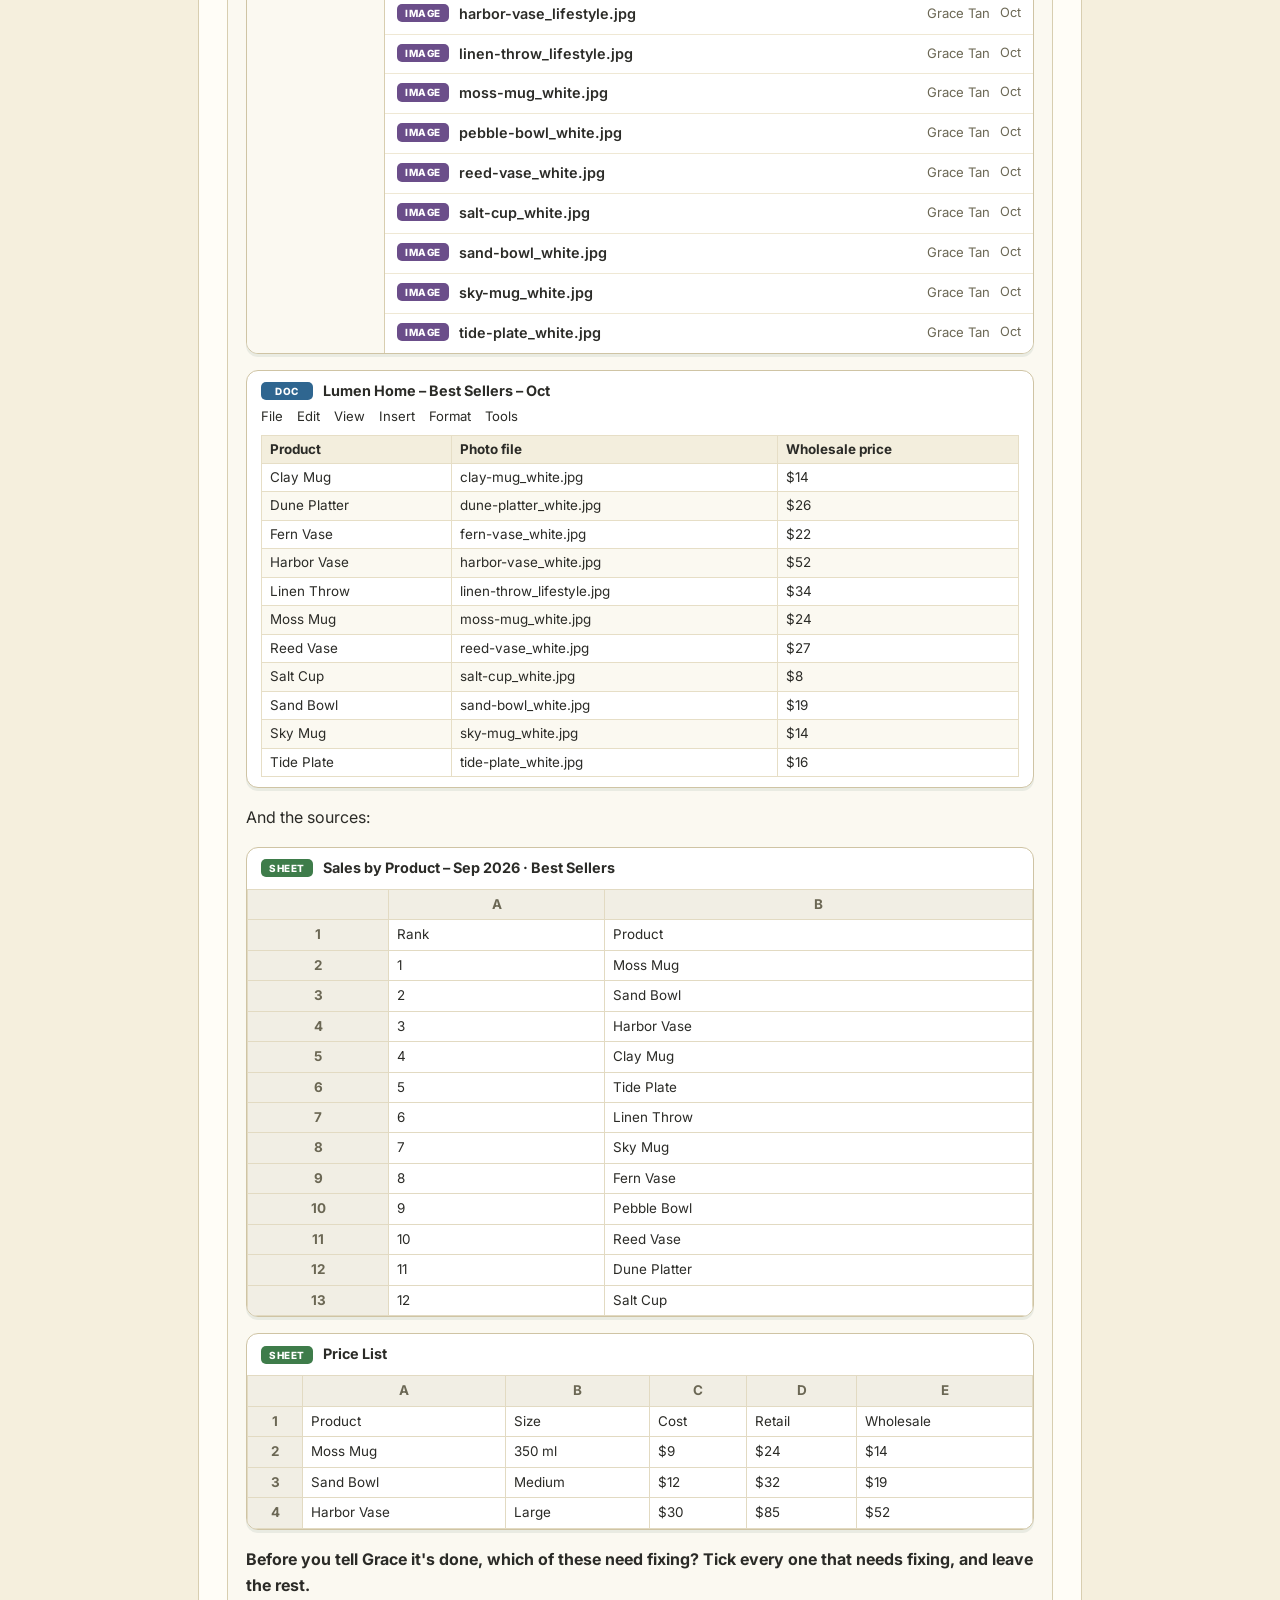
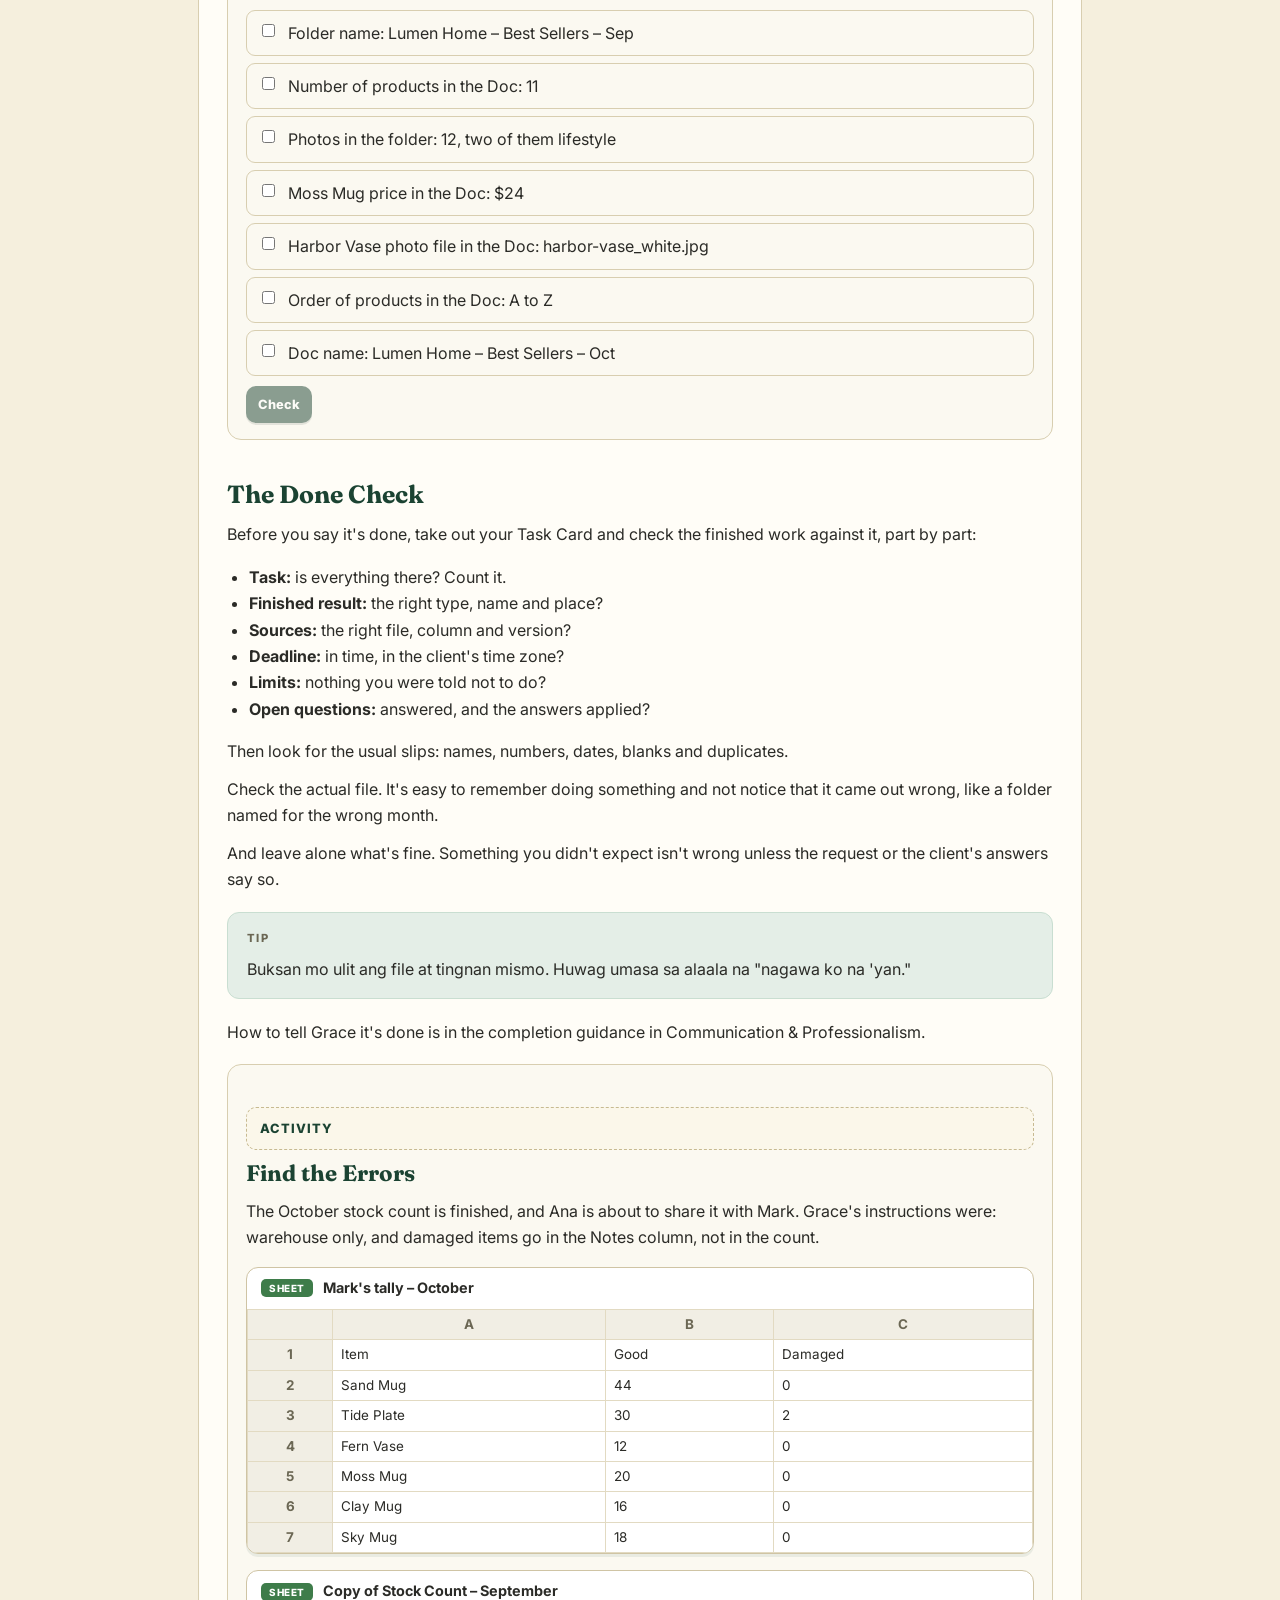
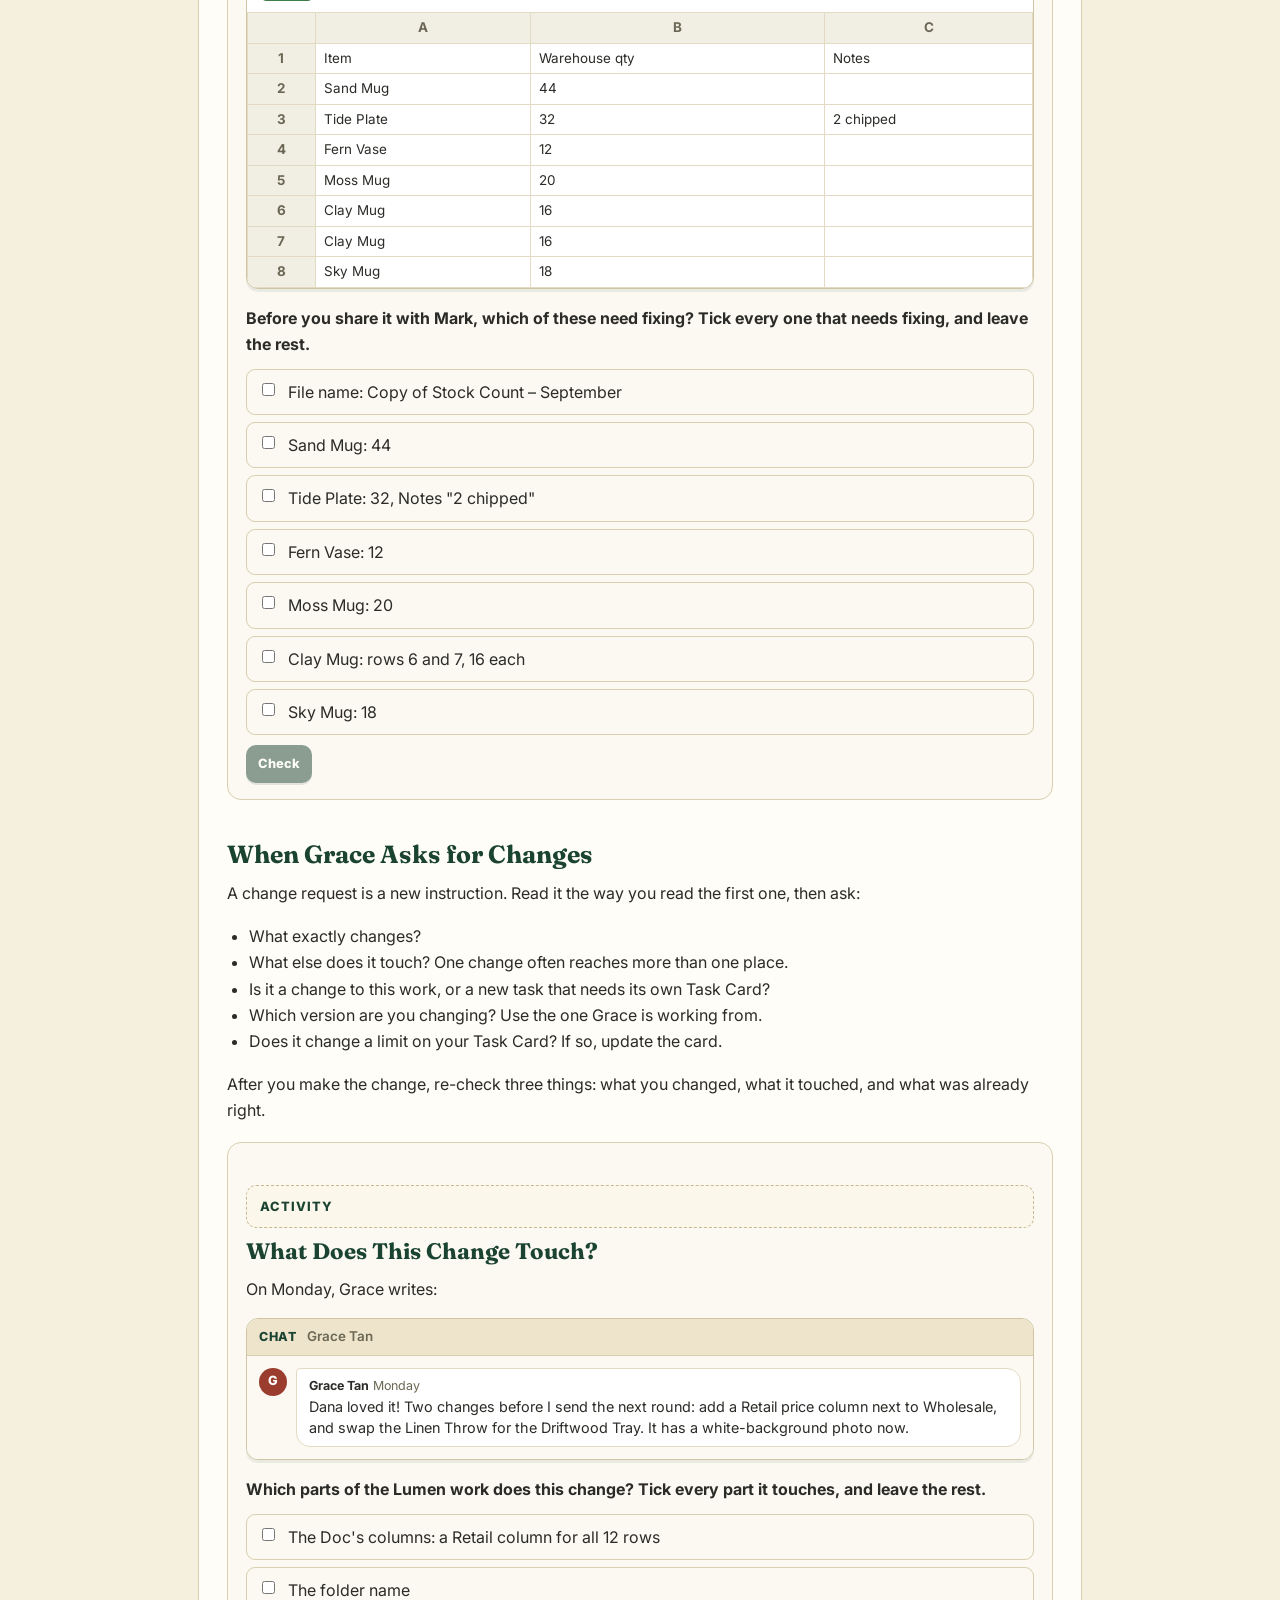
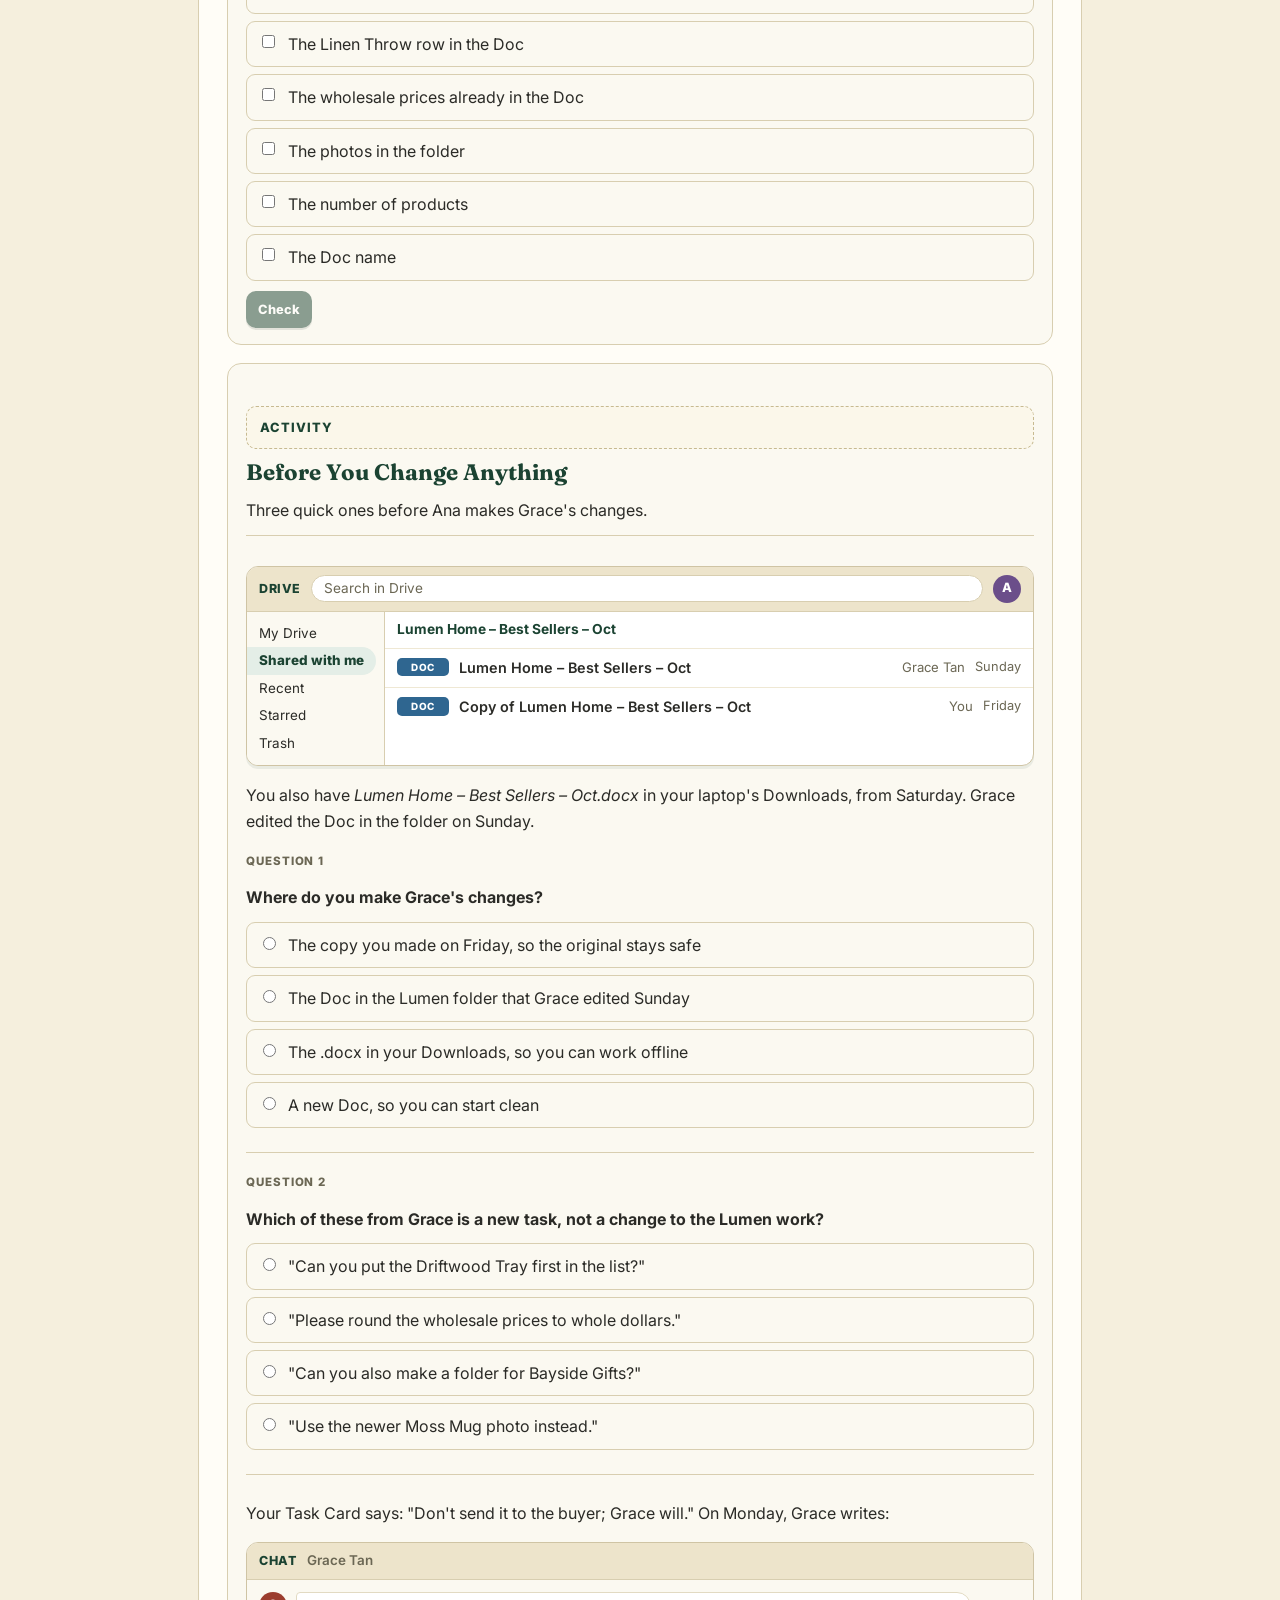
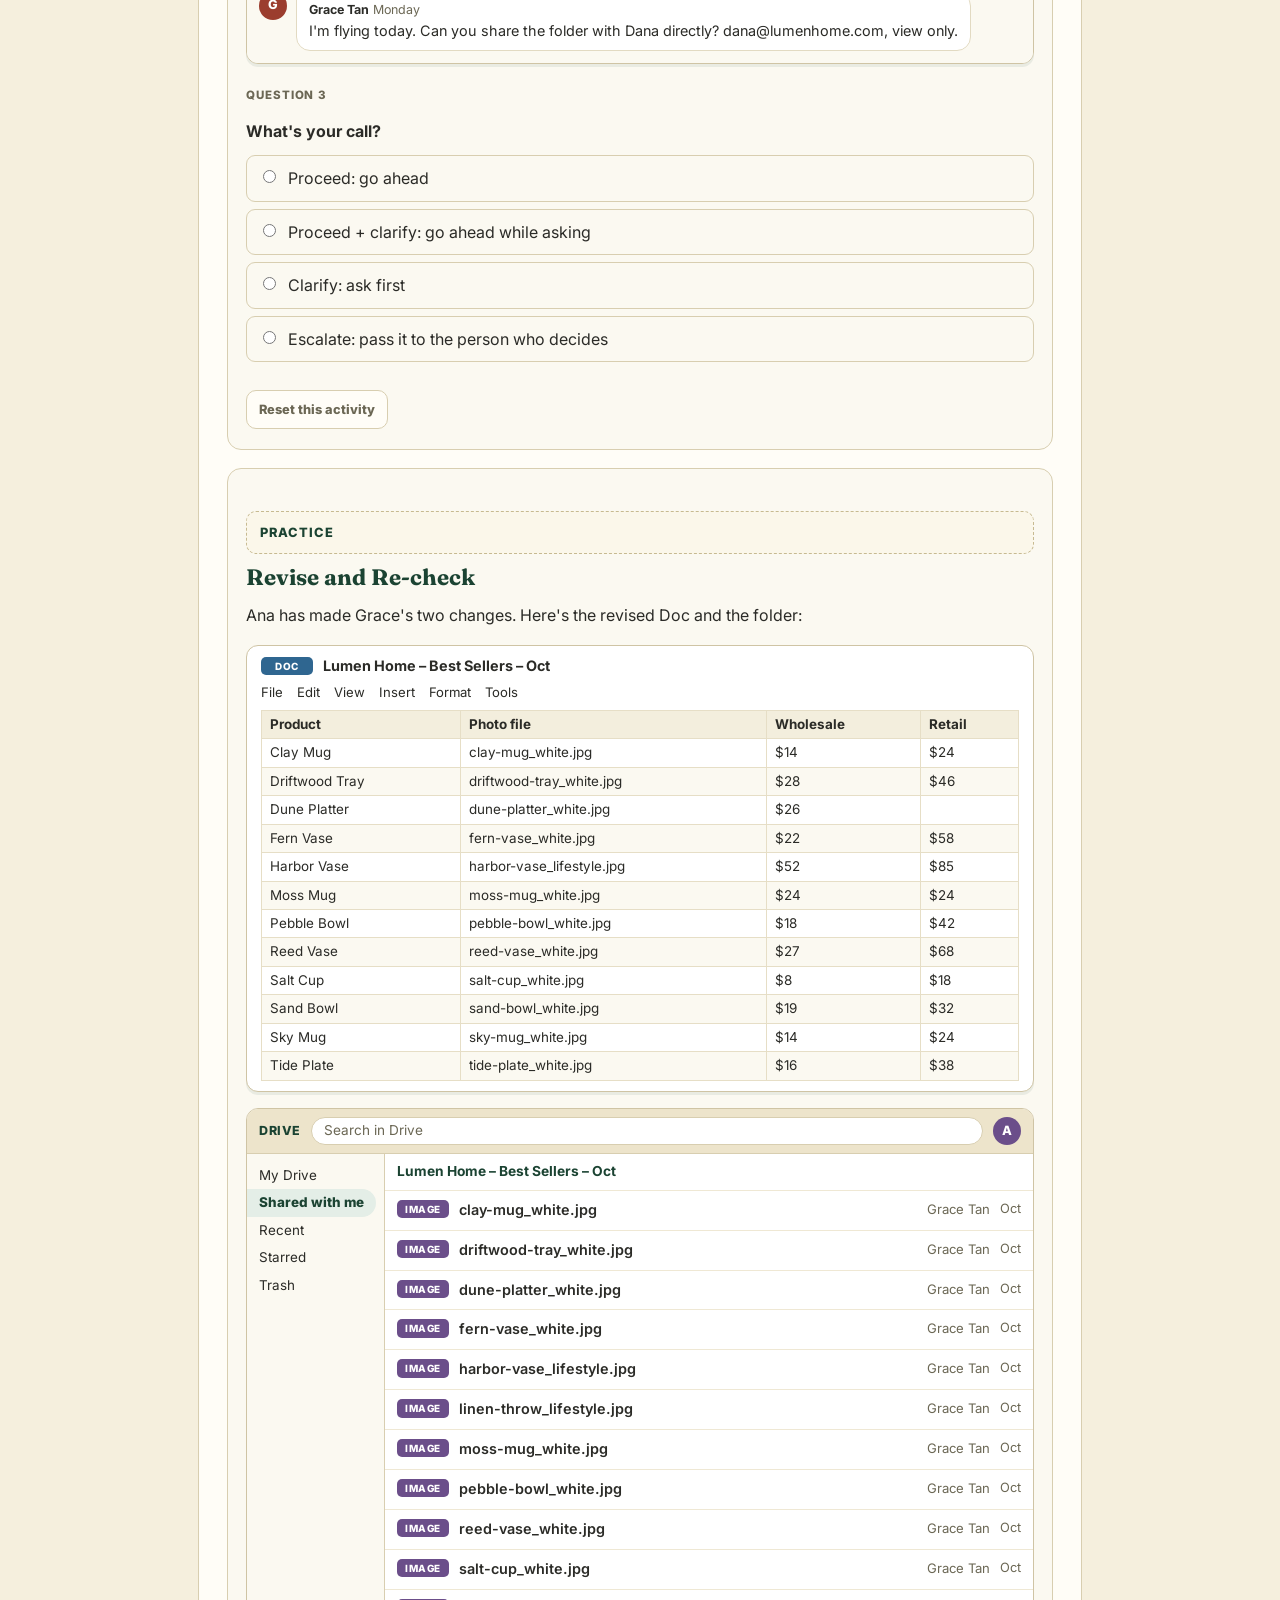
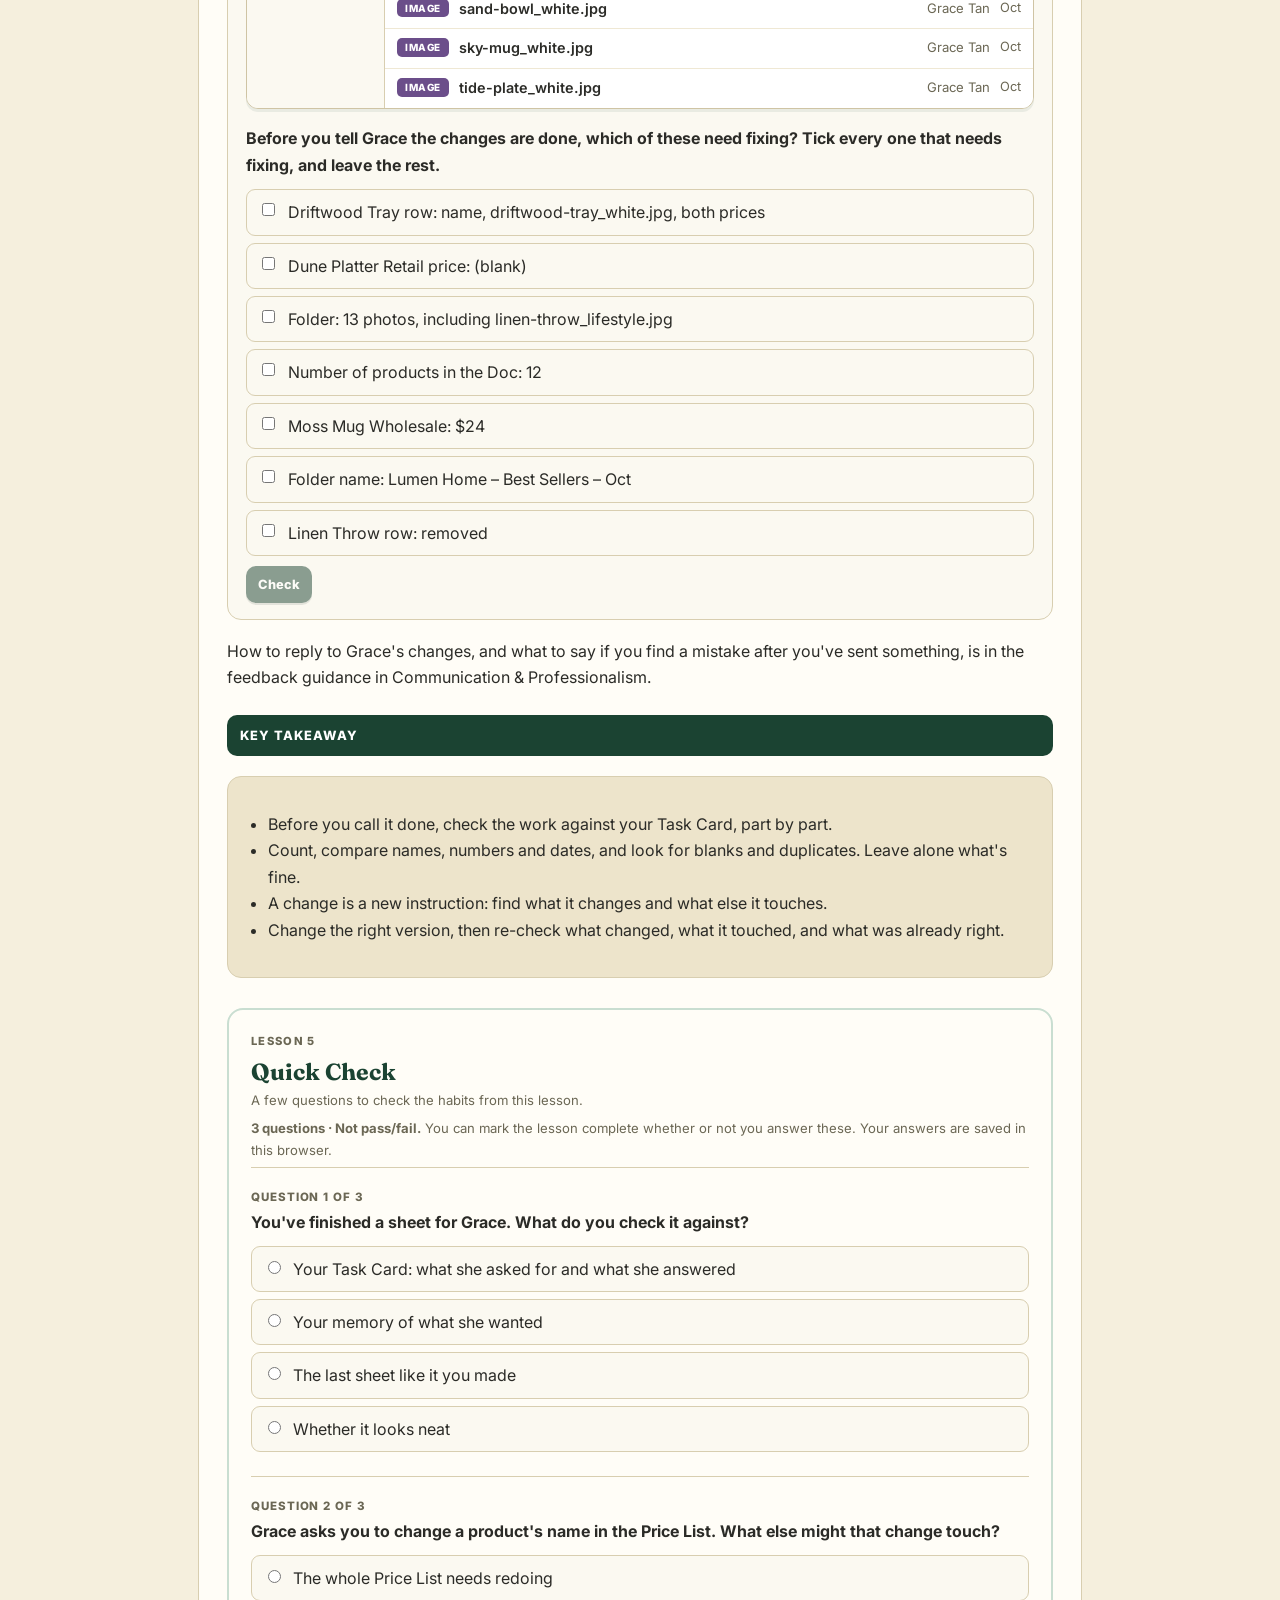
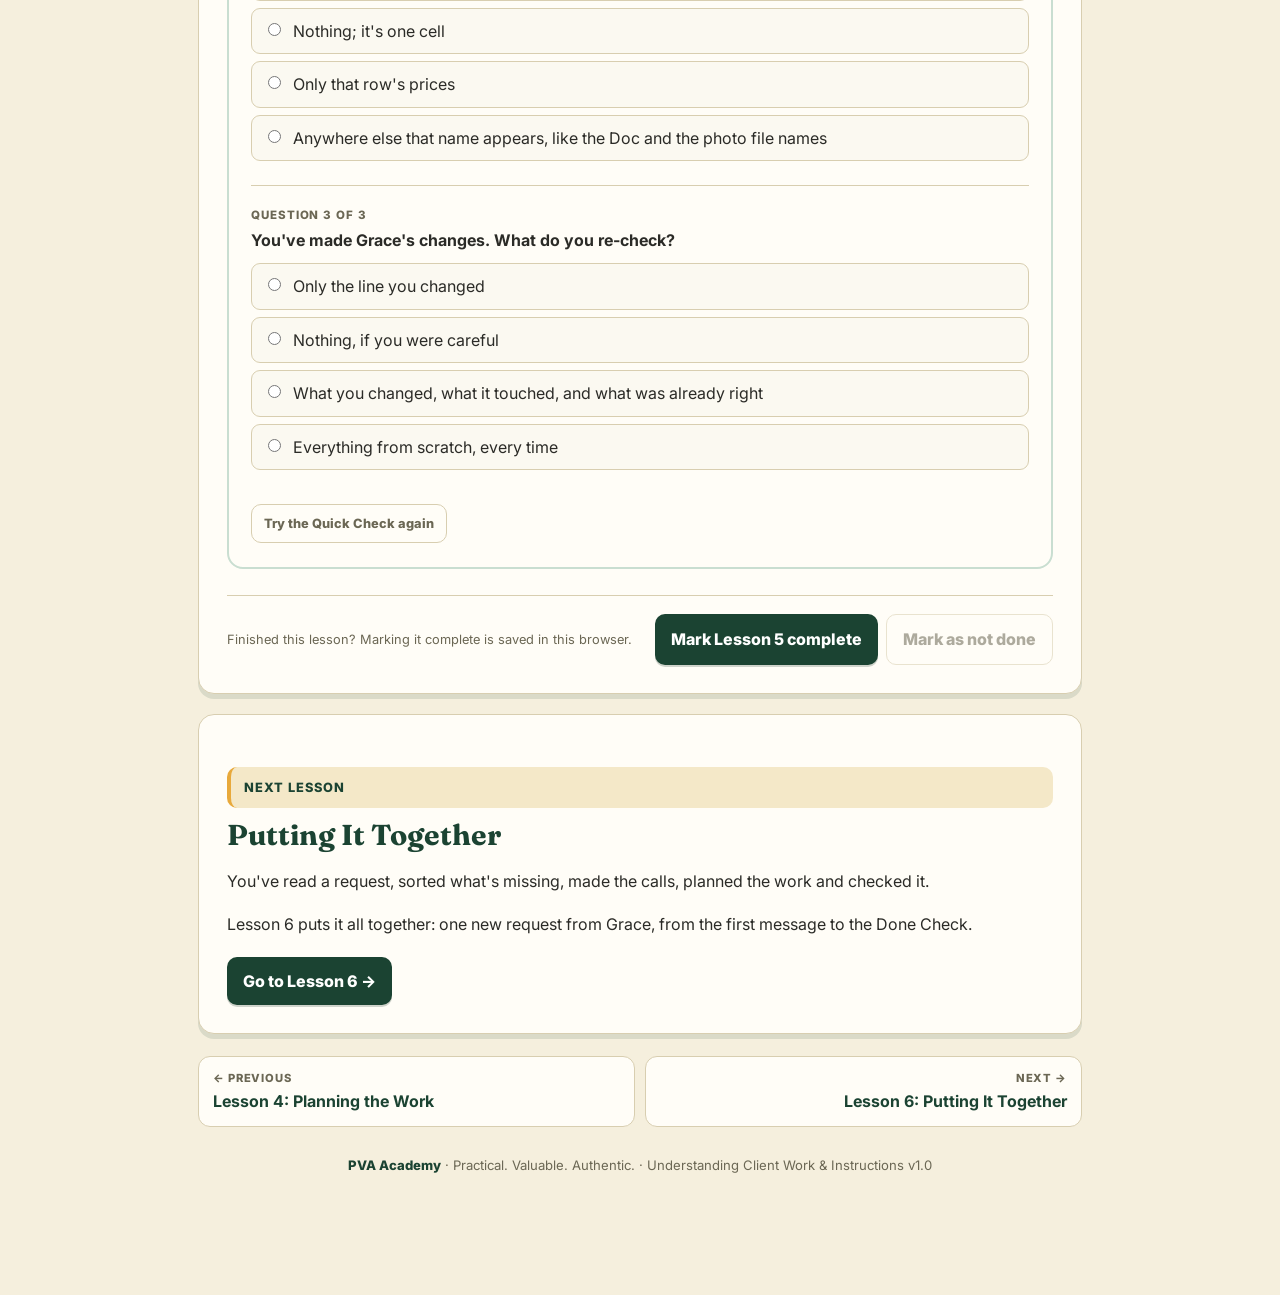
<file: public/lesson-5/index.html>
<!doctype html>
<html lang="en">
<head>
<meta charset="utf-8">
<meta name="viewport" content="width=device-width, initial-scale=1">
<meta name="theme-color" content="#1B4332">
<title>Lesson 5: Checking Your Work and Handling Revisions — Understanding Client Work &amp; Instructions | PVA Academy</title>
<link rel="preconnect" href="https://fonts.googleapis.com">
<link rel="preconnect" href="https://fonts.gstatic.com" crossorigin>
<link href="https://fonts.googleapis.com/css2?family=Fraunces:opsz,wght@9..144,600;9..144,700&family=Inter:wght@400;500;600;700;800&display=swap" rel="stylesheet">
<link rel="stylesheet" href="../shared/course.css">
</head>
<body data-lesson-id="lesson-5" data-root="../">
<a class="skip-link" href="#main-content">Skip to course content</a>
<header class="route-bar"><div class="route-inner"><a class="home-btn" href="https://probinsiyanongva.org/" aria-label="Back to PVA Academy home page">← PVA Academy</a><div class="route-title"><a href="../">Understanding Client Work &amp; Instructions</a></div><div class="route-tag">STAGE 3 · LEARN TO WORK</div></div></header>
<div class="progress-wrap"><div class="progress-inner"><div class="progress-label"><span id="progressText">Getting started</span><span id="progressPct">0%</span></div><div class="progress-track" id="progressTrack"></div></div></div>
<main id="main-content">
<div class="storage-banner hidden" id="storageBanner" role="status" aria-live="polite"><strong>Progress can't be saved in this browser.</strong><br><span id="storageBannerText">You can continue learning, but your progress may not remain after you close or refresh this page. If you are using private browsing or have blocked site data, try a normal browser window.</span></div>
<nav class="lesson-nav" id="lessonNav" aria-label="Course lessons"></nav>
<article class="card lesson" id="lessonCard">
<div class="lesson-head"><div class="lesson-num">5</div><div class="lesson-title-wrap"><div class="section-label">Lesson 5 of 6</div><h1>Checking Your Work and Handling Revisions</h1><span class="done-stamp">✓ Completed</span></div></div>
<div class="lesson-body">
<p>Grace has answered your questions, and Ana has finished the Lumen Home folder. Before anyone calls it done, it needs checking.</p>
<p>In this lesson you'll check finished work against the request, and make Grace's changes without breaking what was already right.</p>

<section class="activity multi-activity" data-key="act:multi-l5b1" data-mode="fix" data-yes="Needs fixing" data-no="Fine as it is" data-note-title="Is It Done?"><div class="activity-title">Try it first</div><p>Grace's answers came in on Saturday morning, your time:</p><figure class="mock" role="group" aria-label="Grace&#x27;s chat message"><div class="mock-frame"><div class="mock-bar"><span class="mock-app">Chat</span><span class="chat-with">Grace Tan</span></div><div class="chat-thread"><div class="chat-msg"><span class="avatar av-2" aria-hidden="true">G</span><div class="chat-bubble"><div class="chat-meta"><strong>Grace Tan</strong> <span>Friday, 7:40 PM (Portland)</span></div><div class="chat-text">Column E, sorry about that! For the two without white-background photos, use the lifestyle ones for now. I&#x27;ll send it Sunday at 6 PM my time.</div></div></div></div></div></figure><p>Here's the Task Card, updated with Grace's answers:</p><div class="table-wrap"><table><thead><tr><th>Part</th><th>Task Card</th></tr></thead><tbody><tr><td>Task</td><td>A folder with photos of the 12 best sellers, and a Doc listing each one's product name, photo file name and wholesale price</td></tr><tr><td>Finished result</td><td>One folder, <em>Lumen Home – Best Sellers – Oct</em>, with 12 photos. One Doc with the same name, listing the same 12 products</td></tr><tr><td>Sources</td><td>The Best Sellers tab. White-background photos, with lifestyle photos for Harbor Vase and Linen Throw (Grace's answer). Price List <strong>column E</strong>, Wholesale (Grace's answer)</td></tr><tr><td>Deadline</td><td>Sunday 6 PM Portland = <strong>Monday 9 AM</strong> your time</td></tr><tr><td>Limits</td><td>White-background photos except the two Grace approved. Wholesale prices only. Don't send it to the buyer; Grace will</td></tr><tr><td>Open questions</td><td>All answered (Grace's message above)</td></tr></tbody></table></div><p>Ana has finished the folder and the Doc:</p><figure class="mock" role="group" aria-label="Ana&#x27;s finished folder, 12 images"><div class="mock-frame"><div class="mock-bar"><span class="mock-app">Drive</span><span class="mock-search">Search in Drive</span><span class="avatar av-5" aria-hidden="true">A</span></div><div class="mock-body"><div class="mock-side"><span>My Drive</span><span class="on">Shared with me</span><span>Recent</span><span>Starred</span><span>Trash</span></div><div class="mock-main"><div class="mock-path">Lumen Home – Best Sellers – Sep</div><div class="mock-list"><div class="mock-row"><span class="ft ft-img">IMAGE</span><span class="m-name">clay-mug_white.jpg</span><span class="m-owner">Grace Tan</span><span class="m-date">Oct</span></div><div class="mock-row"><span class="ft ft-img">IMAGE</span><span class="m-name">dune-platter_white.jpg</span><span class="m-owner">Grace Tan</span><span class="m-date">Oct</span></div><div class="mock-row"><span class="ft ft-img">IMAGE</span><span class="m-name">fern-vase_white.jpg</span><span class="m-owner">Grace Tan</span><span class="m-date">Oct</span></div><div class="mock-row"><span class="ft ft-img">IMAGE</span><span class="m-name">harbor-vase_lifestyle.jpg</span><span class="m-owner">Grace Tan</span><span class="m-date">Oct</span></div><div class="mock-row"><span class="ft ft-img">IMAGE</span><span class="m-name">linen-throw_lifestyle.jpg</span><span class="m-owner">Grace Tan</span><span class="m-date">Oct</span></div><div class="mock-row"><span class="ft ft-img">IMAGE</span><span class="m-name">moss-mug_white.jpg</span><span class="m-owner">Grace Tan</span><span class="m-date">Oct</span></div><div class="mock-row"><span class="ft ft-img">IMAGE</span><span class="m-name">pebble-bowl_white.jpg</span><span class="m-owner">Grace Tan</span><span class="m-date">Oct</span></div><div class="mock-row"><span class="ft ft-img">IMAGE</span><span class="m-name">reed-vase_white.jpg</span><span class="m-owner">Grace Tan</span><span class="m-date">Oct</span></div><div class="mock-row"><span class="ft ft-img">IMAGE</span><span class="m-name">salt-cup_white.jpg</span><span class="m-owner">Grace Tan</span><span class="m-date">Oct</span></div><div class="mock-row"><span class="ft ft-img">IMAGE</span><span class="m-name">sand-bowl_white.jpg</span><span class="m-owner">Grace Tan</span><span class="m-date">Oct</span></div><div class="mock-row"><span class="ft ft-img">IMAGE</span><span class="m-name">sky-mug_white.jpg</span><span class="m-owner">Grace Tan</span><span class="m-date">Oct</span></div><div class="mock-row"><span class="ft ft-img">IMAGE</span><span class="m-name">tide-plate_white.jpg</span><span class="m-owner">Grace Tan</span><span class="m-date">Oct</span></div></div></div></div></div></figure><figure class="mock" role="group" aria-label="Ana&#x27;s finished Doc: 11 rows"><div class="mock-frame"><div class="mock-doc"><div class="m-docname"><span class="ft ft-doc">DOC</span>Lumen Home – Best Sellers – Oct<span class="m-status"></span></div><div class="m-menu" aria-hidden="true"><span>File</span><span>Edit</span><span>View</span><span>Insert</span><span>Format</span><span>Tools</span></div><div class="m-doctable"><table><thead><tr><th>Product</th><th>Photo file</th><th>Wholesale price</th></tr></thead><tbody><tr><td>Clay Mug</td><td>clay-mug_white.jpg</td><td>$14</td></tr><tr><td>Dune Platter</td><td>dune-platter_white.jpg</td><td>$26</td></tr><tr><td>Fern Vase</td><td>fern-vase_white.jpg</td><td>$22</td></tr><tr><td>Harbor Vase</td><td>harbor-vase_white.jpg</td><td>$52</td></tr><tr><td>Linen Throw</td><td>linen-throw_lifestyle.jpg</td><td>$34</td></tr><tr><td>Moss Mug</td><td>moss-mug_white.jpg</td><td>$24</td></tr><tr><td>Reed Vase</td><td>reed-vase_white.jpg</td><td>$27</td></tr><tr><td>Salt Cup</td><td>salt-cup_white.jpg</td><td>$8</td></tr><tr><td>Sand Bowl</td><td>sand-bowl_white.jpg</td><td>$19</td></tr><tr><td>Sky Mug</td><td>sky-mug_white.jpg</td><td>$14</td></tr><tr><td>Tide Plate</td><td>tide-plate_white.jpg</td><td>$16</td></tr></tbody></table></div></div></div></figure><p>And the sources:</p><figure class="mock" role="group" aria-label="Best Sellers tab, 12 products"><div class="mock-frame"><div class="mock-doc"><div class="m-docname"><span class="ft ft-sheet">SHEET</span>Sales by Product – Sep 2026 · Best Sellers<span class="m-status"></span></div></div><div class="mock-sheet"><table><tr><th></th><th>A</th><th>B</th></tr><tr><th>1</th><td>Rank</td><td>Product</td></tr><tr><th>2</th><td>1</td><td>Moss Mug</td></tr><tr><th>3</th><td>2</td><td>Sand Bowl</td></tr><tr><th>4</th><td>3</td><td>Harbor Vase</td></tr><tr><th>5</th><td>4</td><td>Clay Mug</td></tr><tr><th>6</th><td>5</td><td>Tide Plate</td></tr><tr><th>7</th><td>6</td><td>Linen Throw</td></tr><tr><th>8</th><td>7</td><td>Sky Mug</td></tr><tr><th>9</th><td>8</td><td>Fern Vase</td></tr><tr><th>10</th><td>9</td><td>Pebble Bowl</td></tr><tr><th>11</th><td>10</td><td>Reed Vase</td></tr><tr><th>12</th><td>11</td><td>Dune Platter</td></tr><tr><th>13</th><td>12</td><td>Salt Cup</td></tr></table></div></div></figure><figure class="mock" role="group" aria-label="Price List, rows shown"><div class="mock-frame"><div class="mock-doc"><div class="m-docname"><span class="ft ft-sheet">SHEET</span>Price List<span class="m-status"></span></div></div><div class="mock-sheet"><table><tr><th></th><th>A</th><th>B</th><th>C</th><th>D</th><th>E</th></tr><tr><th>1</th><td>Product</td><td>Size</td><td>Cost</td><td>Retail</td><td>Wholesale</td></tr><tr><th>2</th><td>Moss Mug</td><td>350 ml</td><td>$9</td><td>$24</td><td>$14</td></tr><tr><th>3</th><td>Sand Bowl</td><td>Medium</td><td>$12</td><td>$32</td><td>$19</td></tr><tr><th>4</th><td>Harbor Vase</td><td>Large</td><td>$30</td><td>$85</td><td>$52</td></tr></table></div></div></figure><p class="act-q multi-q">Before you tell Grace it's done, which of these need fixing? Tick every one that needs fixing, and leave the rest.</p><div class="choice-group multi-items"><label class="choice multi-item" data-k="1"><input type="checkbox" value="0"><span class="multi-text">Folder name: Lumen Home – Best Sellers – Sep</span><span class="multi-state" aria-live="polite"></span><span class="multi-reveal" data-reveal="It&#x27;s October. The Task Card says – Oct, and the Doc already uses Oct."></span></label><label class="choice multi-item" data-k="1"><input type="checkbox" value="1"><span class="multi-text">Number of products in the Doc: 11</span><span class="multi-state" aria-live="polite"></span><span class="multi-reveal" data-reveal="The Best Sellers tab has 12. Pebble Bowl is missing."></span></label><label class="choice multi-item" data-k="0"><input type="checkbox" value="2"><span class="multi-text">Photos in the folder: 12, two of them lifestyle</span><span class="multi-state" aria-live="polite"></span><span class="multi-reveal" data-reveal="Grace said to use lifestyle photos for Harbor Vase and Linen Throw."></span></label><label class="choice multi-item" data-k="1"><input type="checkbox" value="3"><span class="multi-text">Moss Mug price in the Doc: $24</span><span class="multi-state" aria-live="polite"></span><span class="multi-reveal" data-reveal="$24 is the Retail price. Wholesale, in column E, is $14."></span></label><label class="choice multi-item" data-k="1"><input type="checkbox" value="4"><span class="multi-text">Harbor Vase photo file in the Doc: harbor-vase_white.jpg</span><span class="multi-state" aria-live="polite"></span><span class="multi-reveal" data-reveal="There&#x27;s no white-background photo for Harbor Vase. The file in the folder is harbor-vase_lifestyle.jpg."></span></label><label class="choice multi-item" data-k="0"><input type="checkbox" value="5"><span class="multi-text">Order of products in the Doc: A to Z</span><span class="multi-state" aria-live="polite"></span><span class="multi-reveal" data-reveal="Nobody asked for a particular order."></span></label><label class="choice multi-item" data-k="0"><input type="checkbox" value="6"><span class="multi-text">Doc name: Lumen Home – Best Sellers – Oct</span><span class="multi-state" aria-live="polite"></span><span class="multi-reveal" data-reveal="It matches the Task Card."></span></label></div><div class="hero-actions" style="margin:6px 0 8px"><button type="button" class="btn small-btn" data-multi="check" disabled>Check</button><button type="button" class="btn subtle small-btn hidden" data-multi="again">Try again</button></div><div class="feedback" aria-live="polite"></div></section>

<h2>The Done Check</h2>
<p>Before you say it's done, take out your Task Card and check the finished work against it, part by part:</p>
<ul>
<li><strong>Task:</strong> is everything there? Count it.</li>
<li><strong>Finished result:</strong> the right type, name and place?</li>
<li><strong>Sources:</strong> the right file, column and version?</li>
<li><strong>Deadline:</strong> in time, in the client's time zone?</li>
<li><strong>Limits:</strong> nothing you were told not to do?</li>
<li><strong>Open questions:</strong> answered, and the answers applied?</li>
</ul>
<p>Then look for the usual slips: names, numbers, dates, blanks and duplicates.</p>
<p>Check the actual file. It's easy to remember doing something and not notice that it came out wrong, like a folder named for the wrong month.</p>
<p>And leave alone what's fine. Something you didn't expect isn't wrong unless the request or the client's answers say so.</p>

<div class="tip"><div class="section-label">Tip</div><p style="margin:0">Buksan mo ulit ang file at tingnan mismo. Huwag umasa sa alaala na "nagawa ko na 'yan."</p></div>

<p>How to tell Grace it's done is in the completion guidance in Communication &amp; Professionalism.</p>

<section class="activity multi-activity" data-key="act:multi-l5b3" data-mode="fix" data-yes="Needs fixing" data-no="Fine as it is" data-note-title="Find the Errors"><div class="activity-title">Activity</div><h2>Find the Errors</h2><p>The October stock count is finished, and Ana is about to share it with Mark. Grace's instructions were: warehouse only, and damaged items go in the Notes column, not in the count.</p><figure class="mock" role="group" aria-label="Mark&#x27;s tally for October"><div class="mock-frame"><div class="mock-doc"><div class="m-docname"><span class="ft ft-sheet">SHEET</span>Mark&#x27;s tally – October<span class="m-status"></span></div></div><div class="mock-sheet"><table><tr><th></th><th>A</th><th>B</th><th>C</th></tr><tr><th>1</th><td>Item</td><td>Good</td><td>Damaged</td></tr><tr><th>2</th><td>Sand Mug</td><td>44</td><td>0</td></tr><tr><th>3</th><td>Tide Plate</td><td>30</td><td>2</td></tr><tr><th>4</th><td>Fern Vase</td><td>12</td><td>0</td></tr><tr><th>5</th><td>Moss Mug</td><td>20</td><td>0</td></tr><tr><th>6</th><td>Clay Mug</td><td>16</td><td>0</td></tr><tr><th>7</th><td>Sky Mug</td><td>18</td><td>0</td></tr></table></div></div></figure><figure class="mock" role="group" aria-label="Ana&#x27;s finished stock count sheet"><div class="mock-frame"><div class="mock-doc"><div class="m-docname"><span class="ft ft-sheet">SHEET</span>Copy of Stock Count – September<span class="m-status"></span></div></div><div class="mock-sheet"><table><tr><th></th><th>A</th><th>B</th><th>C</th></tr><tr><th>1</th><td>Item</td><td>Warehouse qty</td><td>Notes</td></tr><tr><th>2</th><td>Sand Mug</td><td>44</td><td></td></tr><tr><th>3</th><td>Tide Plate</td><td>32</td><td>2 chipped</td></tr><tr><th>4</th><td>Fern Vase</td><td>12</td><td></td></tr><tr><th>5</th><td>Moss Mug</td><td>20</td><td></td></tr><tr><th>6</th><td>Clay Mug</td><td>16</td><td></td></tr><tr><th>7</th><td>Clay Mug</td><td>16</td><td></td></tr><tr><th>8</th><td>Sky Mug</td><td>18</td><td></td></tr></table></div></div></figure><p class="act-q multi-q">Before you share it with Mark, which of these need fixing? Tick every one that needs fixing, and leave the rest.</p><div class="choice-group multi-items"><label class="choice multi-item" data-k="1"><input type="checkbox" value="0"><span class="multi-text">File name: Copy of Stock Count – September</span><span class="multi-state" aria-live="polite"></span><span class="multi-reveal" data-reveal="The copy was never renamed. It should be Stock Count – October."></span></label><label class="choice multi-item" data-k="0"><input type="checkbox" value="1"><span class="multi-text">Sand Mug: 44</span><span class="multi-state" aria-live="polite"></span><span class="multi-reveal" data-reveal="It matches the tally."></span></label><label class="choice multi-item" data-k="1"><input type="checkbox" value="2"><span class="multi-text">Tide Plate: 32, Notes "2 chipped"</span><span class="multi-state" aria-live="polite"></span><span class="multi-reveal" data-reveal="The tally has 30 good and 2 damaged. Damaged items go in Notes, not in the count, so the quantity is 30."></span></label><label class="choice multi-item" data-k="0"><input type="checkbox" value="3"><span class="multi-text">Fern Vase: 12</span><span class="multi-state" aria-live="polite"></span><span class="multi-reveal" data-reveal="It matches the tally."></span></label><label class="choice multi-item" data-k="0"><input type="checkbox" value="4"><span class="multi-text">Moss Mug: 20</span><span class="multi-state" aria-live="polite"></span><span class="multi-reveal" data-reveal="It matches the tally."></span></label><label class="choice multi-item" data-k="1"><input type="checkbox" value="5"><span class="multi-text">Clay Mug: rows 6 and 7, 16 each</span><span class="multi-state" aria-live="polite"></span><span class="multi-reveal" data-reveal="Clay Mug is in twice. Mark would count 32."></span></label><label class="choice multi-item" data-k="0"><input type="checkbox" value="6"><span class="multi-text">Sky Mug: 18</span><span class="multi-state" aria-live="polite"></span><span class="multi-reveal" data-reveal="It matches the tally."></span></label></div><div class="hero-actions" style="margin:6px 0 8px"><button type="button" class="btn small-btn" data-multi="check" disabled>Check</button><button type="button" class="btn subtle small-btn hidden" data-multi="again">Try again</button></div><div class="feedback" aria-live="polite"></div></section>

<h2>When Grace Asks for Changes</h2>
<p>A change request is a new instruction. Read it the way you read the first one, then ask:</p>
<ul>
<li>What exactly changes?</li>
<li>What else does it touch? One change often reaches more than one place.</li>
<li>Is it a change to this work, or a new task that needs its own Task Card?</li>
<li>Which version are you changing? Use the one Grace is working from.</li>
<li>Does it change a limit on your Task Card? If so, update the card.</li>
</ul>
<p>After you make the change, re-check three things: what you changed, what it touched, and what was already right.</p>

<section class="activity multi-activity" data-key="act:multi-l5b5" data-mode="touch" data-yes="Affected" data-no="Not affected" data-note-title="What Does This Change Touch?"><div class="activity-title">Activity</div><h2>What Does This Change Touch?</h2><p>On Monday, Grace writes:</p><figure class="mock" role="group" aria-label="Grace&#x27;s chat message"><div class="mock-frame"><div class="mock-bar"><span class="mock-app">Chat</span><span class="chat-with">Grace Tan</span></div><div class="chat-thread"><div class="chat-msg"><span class="avatar av-2" aria-hidden="true">G</span><div class="chat-bubble"><div class="chat-meta"><strong>Grace Tan</strong> <span>Monday</span></div><div class="chat-text">Dana loved it! Two changes before I send the next round: add a Retail price column next to Wholesale, and swap the Linen Throw for the Driftwood Tray. It has a white-background photo now.</div></div></div></div></div></figure><p class="act-q multi-q">Which parts of the Lumen work does this change? Tick every part it touches, and leave the rest.</p><div class="choice-group multi-items"><label class="choice multi-item" data-k="1"><input type="checkbox" value="0"><span class="multi-text">The Doc's columns: a Retail column for all 12 rows</span><span class="multi-state" aria-live="polite"></span><span class="multi-reveal" data-reveal="A new column means a Retail price for every product."></span></label><label class="choice multi-item" data-k="0"><input type="checkbox" value="1"><span class="multi-text">The folder name</span><span class="multi-state" aria-live="polite"></span><span class="multi-reveal" data-reveal="Nothing in the change touches the name."></span></label><label class="choice multi-item" data-k="1"><input type="checkbox" value="2"><span class="multi-text">The Linen Throw row in the Doc</span><span class="multi-state" aria-live="polite"></span><span class="multi-reveal" data-reveal="It becomes the Driftwood Tray: a new name, photo file and prices."></span></label><label class="choice multi-item" data-k="0"><input type="checkbox" value="3"><span class="multi-text">The wholesale prices already in the Doc</span><span class="multi-state" aria-live="polite"></span><span class="multi-reveal" data-reveal="They stay as they are. Take care not to change them while you add Retail."></span></label><label class="choice multi-item" data-k="1"><input type="checkbox" value="4"><span class="multi-text">The photos in the folder</span><span class="multi-state" aria-live="polite"></span><span class="multi-reveal" data-reveal="linen-throw_lifestyle.jpg comes out, and driftwood-tray_white.jpg goes in."></span></label><label class="choice multi-item" data-k="0"><input type="checkbox" value="5"><span class="multi-text">The number of products</span><span class="multi-state" aria-live="polite"></span><span class="multi-reveal" data-reveal="One swapped for one: still 12."></span></label><label class="choice multi-item" data-k="0"><input type="checkbox" value="6"><span class="multi-text">The Doc name</span><span class="multi-state" aria-live="polite"></span><span class="multi-reveal" data-reveal="It stays Lumen Home – Best Sellers – Oct."></span></label></div><div class="hero-actions" style="margin:6px 0 8px"><button type="button" class="btn small-btn" data-multi="check" disabled>Check</button><button type="button" class="btn subtle small-btn hidden" data-multi="again">Try again</button></div><div class="feedback" aria-live="polite"></div></section>

<section class="activity"><div class="activity-title">Activity</div><h2>Before You Change Anything</h2><p>Three quick ones before Ana makes Grace's changes.</p><div class="act-item act-graded" data-key="act:l5b6-1" data-correct="1" data-good="" data-try=""><figure class="mock" role="group" aria-label="Two Docs in Drive"><div class="mock-frame"><div class="mock-bar"><span class="mock-app">Drive</span><span class="mock-search">Search in Drive</span><span class="avatar av-5" aria-hidden="true">A</span></div><div class="mock-body"><div class="mock-side"><span>My Drive</span><span class="on">Shared with me</span><span>Recent</span><span>Starred</span><span>Trash</span></div><div class="mock-main"><div class="mock-path">Lumen Home – Best Sellers – Oct</div><div class="mock-list"><div class="mock-row"><span class="ft ft-doc">DOC</span><span class="m-name">Lumen Home – Best Sellers – Oct</span><span class="m-owner">Grace Tan</span><span class="m-date">Sunday</span></div><div class="mock-row"><span class="ft ft-doc">DOC</span><span class="m-name">Copy of Lumen Home – Best Sellers – Oct</span><span class="m-owner">You</span><span class="m-date">Friday</span></div></div></div></div></div></figure><p class="act-context">You also have <em>Lumen Home – Best Sellers – Oct.docx</em> in your laptop's Downloads, from Saturday. Grace edited the Doc in the folder on Sunday.</p><div class="act-q"><span class="q-num">Question 1</span><br><p>Where do you make Grace's changes?</p></div><div class="choice-group" role="radiogroup"><label class="choice" data-fb="It&#x27;s older than Grace&#x27;s Sunday edits. Changing it would leave her edits out."><input type="radio" name="act:l5b6-1" value="0"><span>The copy you made on Friday, so the original stays safe</span></label><label class="choice" data-fb="That&#x27;s the version Grace is working from, with her latest edits."><input type="radio" name="act:l5b6-1" value="1"><span>The Doc in the Lumen folder that Grace edited Sunday</span></label><label class="choice" data-fb="It&#x27;s a Saturday copy outside Grace&#x27;s Drive, without her Sunday edits."><input type="radio" name="act:l5b6-1" value="2"><span>The .docx in your Downloads, so you can work offline</span></label><label class="choice" data-fb="You&#x27;d be rebuilding work that&#x27;s already right, and Grace would end up with two Docs."><input type="radio" name="act:l5b6-1" value="3"><span>A new Doc, so you can start clean</span></label></div><div class="feedback" aria-live="polite"></div></div><div class="act-item act-graded" data-key="act:l5b6-2" data-correct="2" data-good="" data-try=""><div class="act-q"><span class="q-num">Question 2</span><br><p>Which of these from Grace is a new task, not a change to the Lumen work?</p></div><div class="choice-group" role="radiogroup"><label class="choice" data-fb="That changes the Lumen Doc, so it&#x27;s a revision."><input type="radio" name="act:l5b6-2" value="0"><span>"Can you put the Driftwood Tray first in the list?"</span></label><label class="choice" data-fb="That changes the Lumen Doc, so it&#x27;s a revision."><input type="radio" name="act:l5b6-2" value="1"><span>"Please round the wholesale prices to whole dollars."</span></label><label class="choice" data-fb="Different buyer, different folder. It&#x27;s a new task, with its own Task Card and deadline."><input type="radio" name="act:l5b6-2" value="2"><span>"Can you also make a folder for Bayside Gifts?"</span></label><label class="choice" data-fb="That changes the Lumen folder, so it&#x27;s a revision."><input type="radio" name="act:l5b6-2" value="3"><span>"Use the newer Moss Mug photo instead."</span></label></div><div class="feedback" aria-live="polite"></div></div><div class="act-item act-graded" data-key="act:l5b6-3" data-correct="0" data-good="" data-try=""><p class="act-context">Your Task Card says: "Don't send it to the buyer; Grace will." On Monday, Grace writes:</p><figure class="mock" role="group" aria-label="Grace&#x27;s chat message"><div class="mock-frame"><div class="mock-bar"><span class="mock-app">Chat</span><span class="chat-with">Grace Tan</span></div><div class="chat-thread"><div class="chat-msg"><span class="avatar av-2" aria-hidden="true">G</span><div class="chat-bubble"><div class="chat-meta"><strong>Grace Tan</strong> <span>Monday</span></div><div class="chat-text">I&#x27;m flying today. Can you share the folder with Dana directly? dana@lumenhome.com, view only.</div></div></div></div></div></figure><div class="act-q"><span class="q-num">Question 3</span><br><p>What's your call?</p></div><div class="choice-group" role="radiogroup"><label class="choice" data-fb="Grace set this limit, and she&#x27;s the one changing it. She named the person, the address and the access. Update your Task Card, then share it exactly that way: that address, view only."><input type="radio" name="act:l5b6-3" value="0"><span>Proceed: go ahead</span></label><label class="choice" data-fb="There&#x27;s nothing left to ask. She gave the person, the address and the access."><input type="radio" name="act:l5b6-3" value="1"><span>Proceed + clarify: go ahead while asking</span></label><label class="choice" data-fb="Her message already answers who, which address and what access."><input type="radio" name="act:l5b6-3" value="2"><span>Clarify: ask first</span></label><label class="choice" data-fb="In Lesson 3, Dana asked, and that wasn&#x27;t your decision. This time Grace, who decides, is asking, and she&#x27;s said exactly what to share and with whom."><input type="radio" name="act:l5b6-3" value="3"><span>Escalate: pass it to the person who decides</span></label></div><div class="feedback" aria-live="polite"></div></div><div class="hero-actions" style="margin:4px 0 12px"><button type="button" class="btn subtle small-btn" data-reset-activity>Reset this activity</button></div></section>

<section class="activity multi-activity" data-key="act:multi-l5b7" data-mode="fix" data-yes="Needs fixing" data-no="Fine as it is" data-note-title="Revise and Re-check"><div class="activity-title">Practice</div><h2>Revise and Re-check</h2><p>Ana has made Grace's two changes. Here's the revised Doc and the folder:</p><figure class="mock" role="group" aria-label="Ana&#x27;s revised Doc: 12 rows with Retail"><div class="mock-frame"><div class="mock-doc"><div class="m-docname"><span class="ft ft-doc">DOC</span>Lumen Home – Best Sellers – Oct<span class="m-status"></span></div><div class="m-menu" aria-hidden="true"><span>File</span><span>Edit</span><span>View</span><span>Insert</span><span>Format</span><span>Tools</span></div><div class="m-doctable"><table><thead><tr><th>Product</th><th>Photo file</th><th>Wholesale</th><th>Retail</th></tr></thead><tbody><tr><td>Clay Mug</td><td>clay-mug_white.jpg</td><td>$14</td><td>$24</td></tr><tr><td>Driftwood Tray</td><td>driftwood-tray_white.jpg</td><td>$28</td><td>$46</td></tr><tr><td>Dune Platter</td><td>dune-platter_white.jpg</td><td>$26</td><td></td></tr><tr><td>Fern Vase</td><td>fern-vase_white.jpg</td><td>$22</td><td>$58</td></tr><tr><td>Harbor Vase</td><td>harbor-vase_lifestyle.jpg</td><td>$52</td><td>$85</td></tr><tr><td>Moss Mug</td><td>moss-mug_white.jpg</td><td>$24</td><td>$24</td></tr><tr><td>Pebble Bowl</td><td>pebble-bowl_white.jpg</td><td>$18</td><td>$42</td></tr><tr><td>Reed Vase</td><td>reed-vase_white.jpg</td><td>$27</td><td>$68</td></tr><tr><td>Salt Cup</td><td>salt-cup_white.jpg</td><td>$8</td><td>$18</td></tr><tr><td>Sand Bowl</td><td>sand-bowl_white.jpg</td><td>$19</td><td>$32</td></tr><tr><td>Sky Mug</td><td>sky-mug_white.jpg</td><td>$14</td><td>$24</td></tr><tr><td>Tide Plate</td><td>tide-plate_white.jpg</td><td>$16</td><td>$38</td></tr></tbody></table></div></div></div></figure><figure class="mock" role="group" aria-label="The folder after the changes, 13 images"><div class="mock-frame"><div class="mock-bar"><span class="mock-app">Drive</span><span class="mock-search">Search in Drive</span><span class="avatar av-5" aria-hidden="true">A</span></div><div class="mock-body"><div class="mock-side"><span>My Drive</span><span class="on">Shared with me</span><span>Recent</span><span>Starred</span><span>Trash</span></div><div class="mock-main"><div class="mock-path">Lumen Home – Best Sellers – Oct</div><div class="mock-list"><div class="mock-row"><span class="ft ft-img">IMAGE</span><span class="m-name">clay-mug_white.jpg</span><span class="m-owner">Grace Tan</span><span class="m-date">Oct</span></div><div class="mock-row"><span class="ft ft-img">IMAGE</span><span class="m-name">driftwood-tray_white.jpg</span><span class="m-owner">Grace Tan</span><span class="m-date">Oct</span></div><div class="mock-row"><span class="ft ft-img">IMAGE</span><span class="m-name">dune-platter_white.jpg</span><span class="m-owner">Grace Tan</span><span class="m-date">Oct</span></div><div class="mock-row"><span class="ft ft-img">IMAGE</span><span class="m-name">fern-vase_white.jpg</span><span class="m-owner">Grace Tan</span><span class="m-date">Oct</span></div><div class="mock-row"><span class="ft ft-img">IMAGE</span><span class="m-name">harbor-vase_lifestyle.jpg</span><span class="m-owner">Grace Tan</span><span class="m-date">Oct</span></div><div class="mock-row"><span class="ft ft-img">IMAGE</span><span class="m-name">linen-throw_lifestyle.jpg</span><span class="m-owner">Grace Tan</span><span class="m-date">Oct</span></div><div class="mock-row"><span class="ft ft-img">IMAGE</span><span class="m-name">moss-mug_white.jpg</span><span class="m-owner">Grace Tan</span><span class="m-date">Oct</span></div><div class="mock-row"><span class="ft ft-img">IMAGE</span><span class="m-name">pebble-bowl_white.jpg</span><span class="m-owner">Grace Tan</span><span class="m-date">Oct</span></div><div class="mock-row"><span class="ft ft-img">IMAGE</span><span class="m-name">reed-vase_white.jpg</span><span class="m-owner">Grace Tan</span><span class="m-date">Oct</span></div><div class="mock-row"><span class="ft ft-img">IMAGE</span><span class="m-name">salt-cup_white.jpg</span><span class="m-owner">Grace Tan</span><span class="m-date">Oct</span></div><div class="mock-row"><span class="ft ft-img">IMAGE</span><span class="m-name">sand-bowl_white.jpg</span><span class="m-owner">Grace Tan</span><span class="m-date">Oct</span></div><div class="mock-row"><span class="ft ft-img">IMAGE</span><span class="m-name">sky-mug_white.jpg</span><span class="m-owner">Grace Tan</span><span class="m-date">Oct</span></div><div class="mock-row"><span class="ft ft-img">IMAGE</span><span class="m-name">tide-plate_white.jpg</span><span class="m-owner">Grace Tan</span><span class="m-date">Oct</span></div></div></div></div></div></figure><p class="act-q multi-q">Before you tell Grace the changes are done, which of these need fixing? Tick every one that needs fixing, and leave the rest.</p><div class="choice-group multi-items"><label class="choice multi-item" data-k="0"><input type="checkbox" value="0"><span class="multi-text">Driftwood Tray row: name, driftwood-tray_white.jpg, both prices</span><span class="multi-state" aria-live="polite"></span><span class="multi-reveal" data-reveal="The swap is in the Doc."></span></label><label class="choice multi-item" data-k="1"><input type="checkbox" value="1"><span class="multi-text">Dune Platter Retail price: (blank)</span><span class="multi-state" aria-live="polite"></span><span class="multi-reveal" data-reveal="Every row needs a Retail price now."></span></label><label class="choice multi-item" data-k="1"><input type="checkbox" value="2"><span class="multi-text">Folder: 13 photos, including linen-throw_lifestyle.jpg</span><span class="multi-state" aria-live="polite"></span><span class="multi-reveal" data-reveal="The Linen Throw is out of the list, so its photo comes out of the folder. There should be 12."></span></label><label class="choice multi-item" data-k="0"><input type="checkbox" value="3"><span class="multi-text">Number of products in the Doc: 12</span><span class="multi-state" aria-live="polite"></span><span class="multi-reveal" data-reveal="One swapped for one."></span></label><label class="choice multi-item" data-k="1"><input type="checkbox" value="4"><span class="multi-text">Moss Mug Wholesale: $24</span><span class="multi-state" aria-live="polite"></span><span class="multi-reveal" data-reveal="It was $14 before the change. $24 is Retail. Adding the Retail column broke something that was right."></span></label><label class="choice multi-item" data-k="0"><input type="checkbox" value="5"><span class="multi-text">Folder name: Lumen Home – Best Sellers – Oct</span><span class="multi-state" aria-live="polite"></span><span class="multi-reveal" data-reveal="It was fixed earlier, and the change doesn&#x27;t touch it."></span></label><label class="choice multi-item" data-k="0"><input type="checkbox" value="6"><span class="multi-text">Linen Throw row: removed</span><span class="multi-state" aria-live="polite"></span><span class="multi-reveal" data-reveal="That&#x27;s the swap."></span></label></div><div class="hero-actions" style="margin:6px 0 8px"><button type="button" class="btn small-btn" data-multi="check" disabled>Check</button><button type="button" class="btn subtle small-btn hidden" data-multi="again">Try again</button></div><div class="feedback" aria-live="polite"></div></section>

<p>How to reply to Grace's changes, and what to say if you find a mistake after you've sent something, is in the feedback guidance in Communication &amp; Professionalism.</p>

<div class="takeaway-title">Key Takeaway</div>
<div class="key-idea">
<ul>
<li>Before you call it done, check the work against your Task Card, part by part.</li>
<li>Count, compare names, numbers and dates, and look for blanks and duplicates. Leave alone what's fine.</li>
<li>A change is a new instruction: find what it changes and what else it touches.</li>
<li>Change the right version, then re-check what changed, what it touched, and what was already right.</li>
</ul>
</div>

<pre id="notesAppendix" hidden>
TASK CARD
Task:
Finished result:
Sources:
Deadline (my time / client's words):
Limits:
Open questions:

SORTED QUESTIONS
I already have it:
I can find it myself (where):
Only the client can answer:
Mismatches I found (both sources):

DECISION CHECK
Can I go ahead?  Proceed / Proceed + clarify / Clarify / Escalate
Because:
Before I act (confirm first if any is yes and I wasn't clearly asked):
- Hard to undo?
- Someone else will see it or be affected?
- Money, a customer, important data or settings?

PLANNING CHECK
Steps in order (what does each one need first?):
Questions to send early:
Rough time:            Time I actually have before the deadline (my time):
Waiting on anyone?
Fits / At risk: flag it now
Checklist covers this? Yes / No: make the call (Proceed / Proceed + clarify / Clarify / Escalate)

DONE CHECK (before I say it's done)
Task: is everything asked for there? (count it)
Finished result: right type, name and place?
Sources: right file, column and version?
Deadline: in time, in the client's time zone?
Limits: nothing I was told not to do?
Open questions: answered, and the answers applied?
Also look for: names, numbers, dates, blanks, duplicates

REVISION
What exactly changes:
What else it touches:
Revision or new task?
Version I'm changing:
Re-checked (what changed, what it touched, what was already right):
</pre>
</div>
<section class="quick-check" id="quickCheck" aria-label="Quick Check"></section>
<div class="lesson-footer"><span class="next-hint">Finished this lesson? Marking it complete is saved in this browser.</span><div class="footer-actions"><button class="btn" type="button" id="markBtn">Mark Lesson 5 complete</button><button class="btn subtle" type="button" id="notDoneBtn" disabled>Mark as not done</button></div></div>
<div class="tip hidden" id="donePanel" role="status"><strong>Lesson 5 is marked complete.</strong> <span class="small">It's saved in this browser.</span><div class="hero-actions" style="margin-top:10px"><button class="btn secondary small-btn" type="button" id="notesBtn">Download my Lesson 5 notes (.txt)</button></div></div>
</article>
<section class="card"><div class="connection-title">Next Lesson</div><h2>Putting It Together</h2><p>You've read a request, sorted what's missing, made the calls, planned the work and checked it.</p><p>Lesson 6 puts it all together: one new request from Grace, from the first message to the Done Check.</p><div class="hero-actions"><a class="btn" href="../lesson-6/">Go to Lesson 6 →</a></div></section>
<nav class="pager" aria-label="Lesson navigation"><a class="prev" href="../lesson-4/"><span class="pager-dir">← Previous</span><span class="pager-title">Lesson 4: Planning the Work</span></a><a class="next" href="../lesson-6/"><span class="pager-dir">Next →</span><span class="pager-title">Lesson 6: Putting It Together</span></a></nav>
<footer><span class="footer-mark">PVA Academy</span> · Practical. Valuable. Authentic. · Understanding Client Work &amp; Instructions v1.0</footer>
</main>
<script src="../shared/progress.js"></script>
<script src="../shared/quick-checks.js"></script>
<script src="../shared/lesson.js"></script>
</body>
</html>
</file>
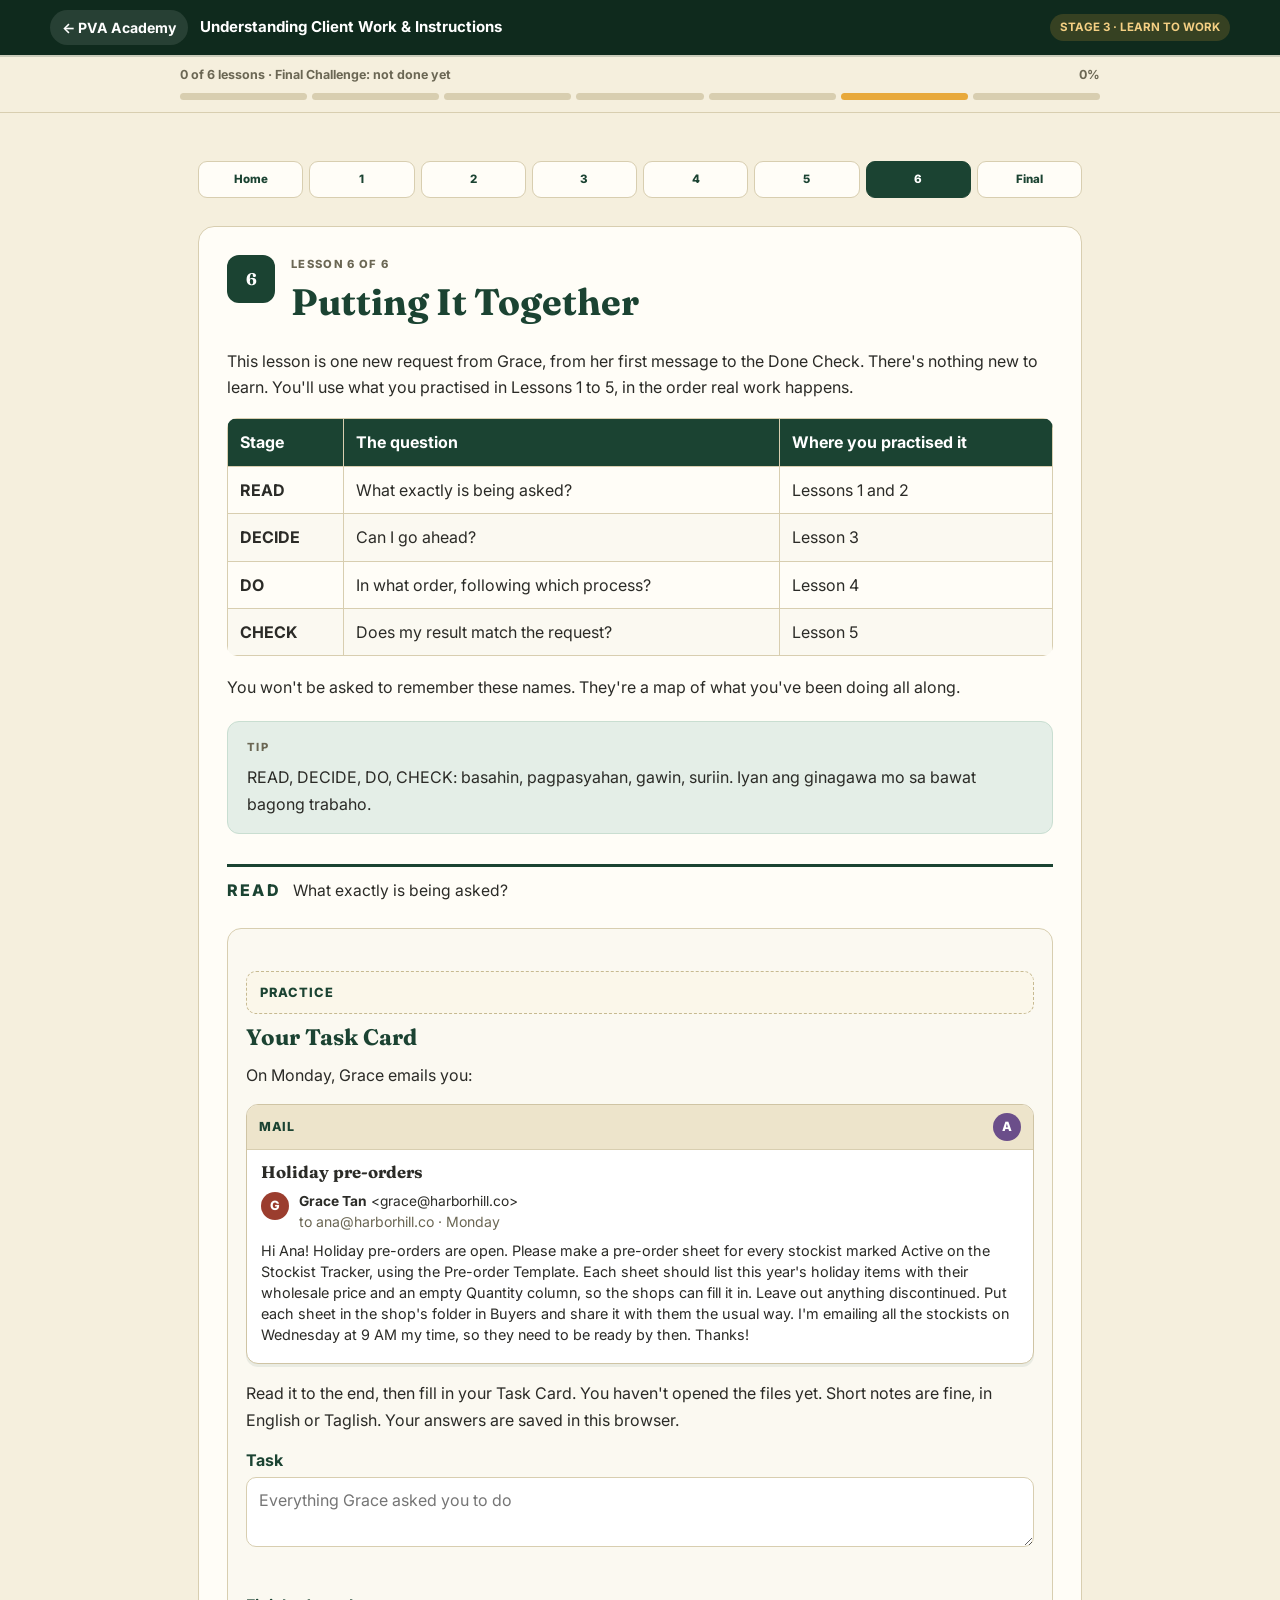
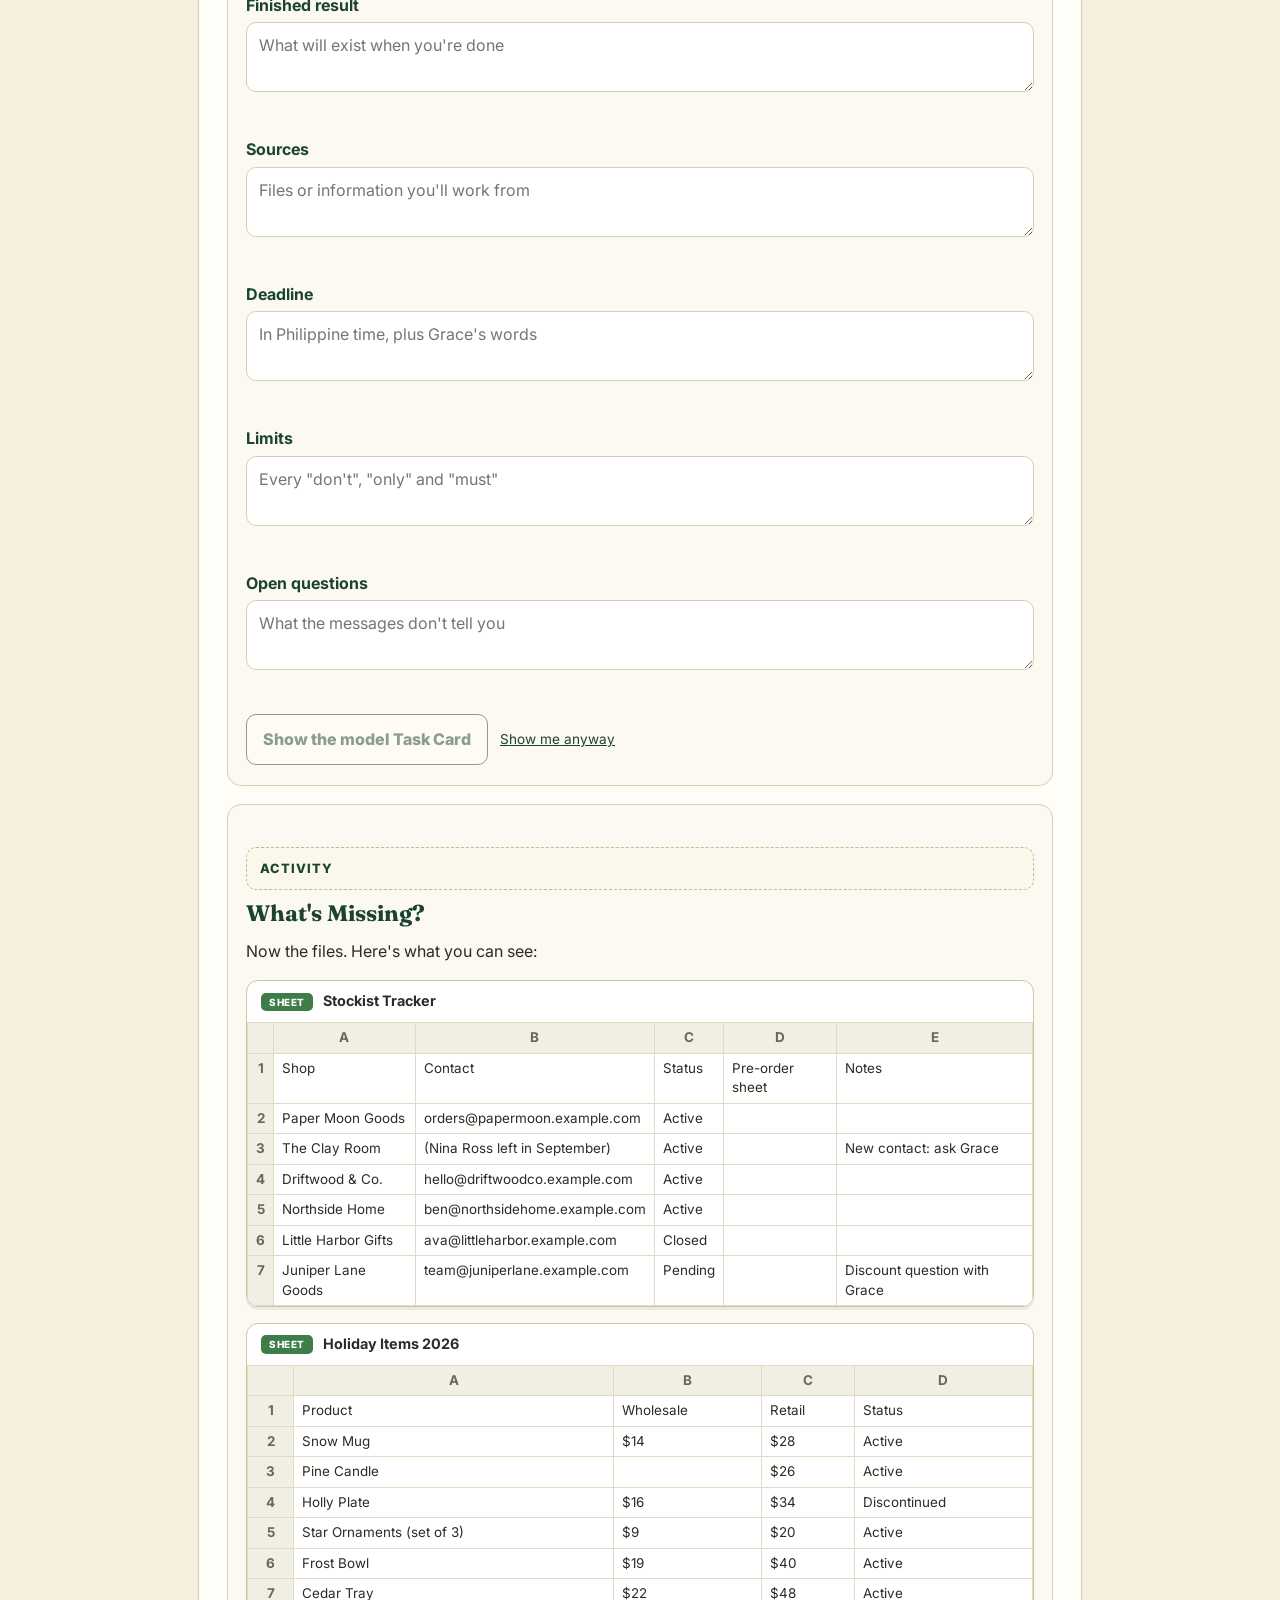
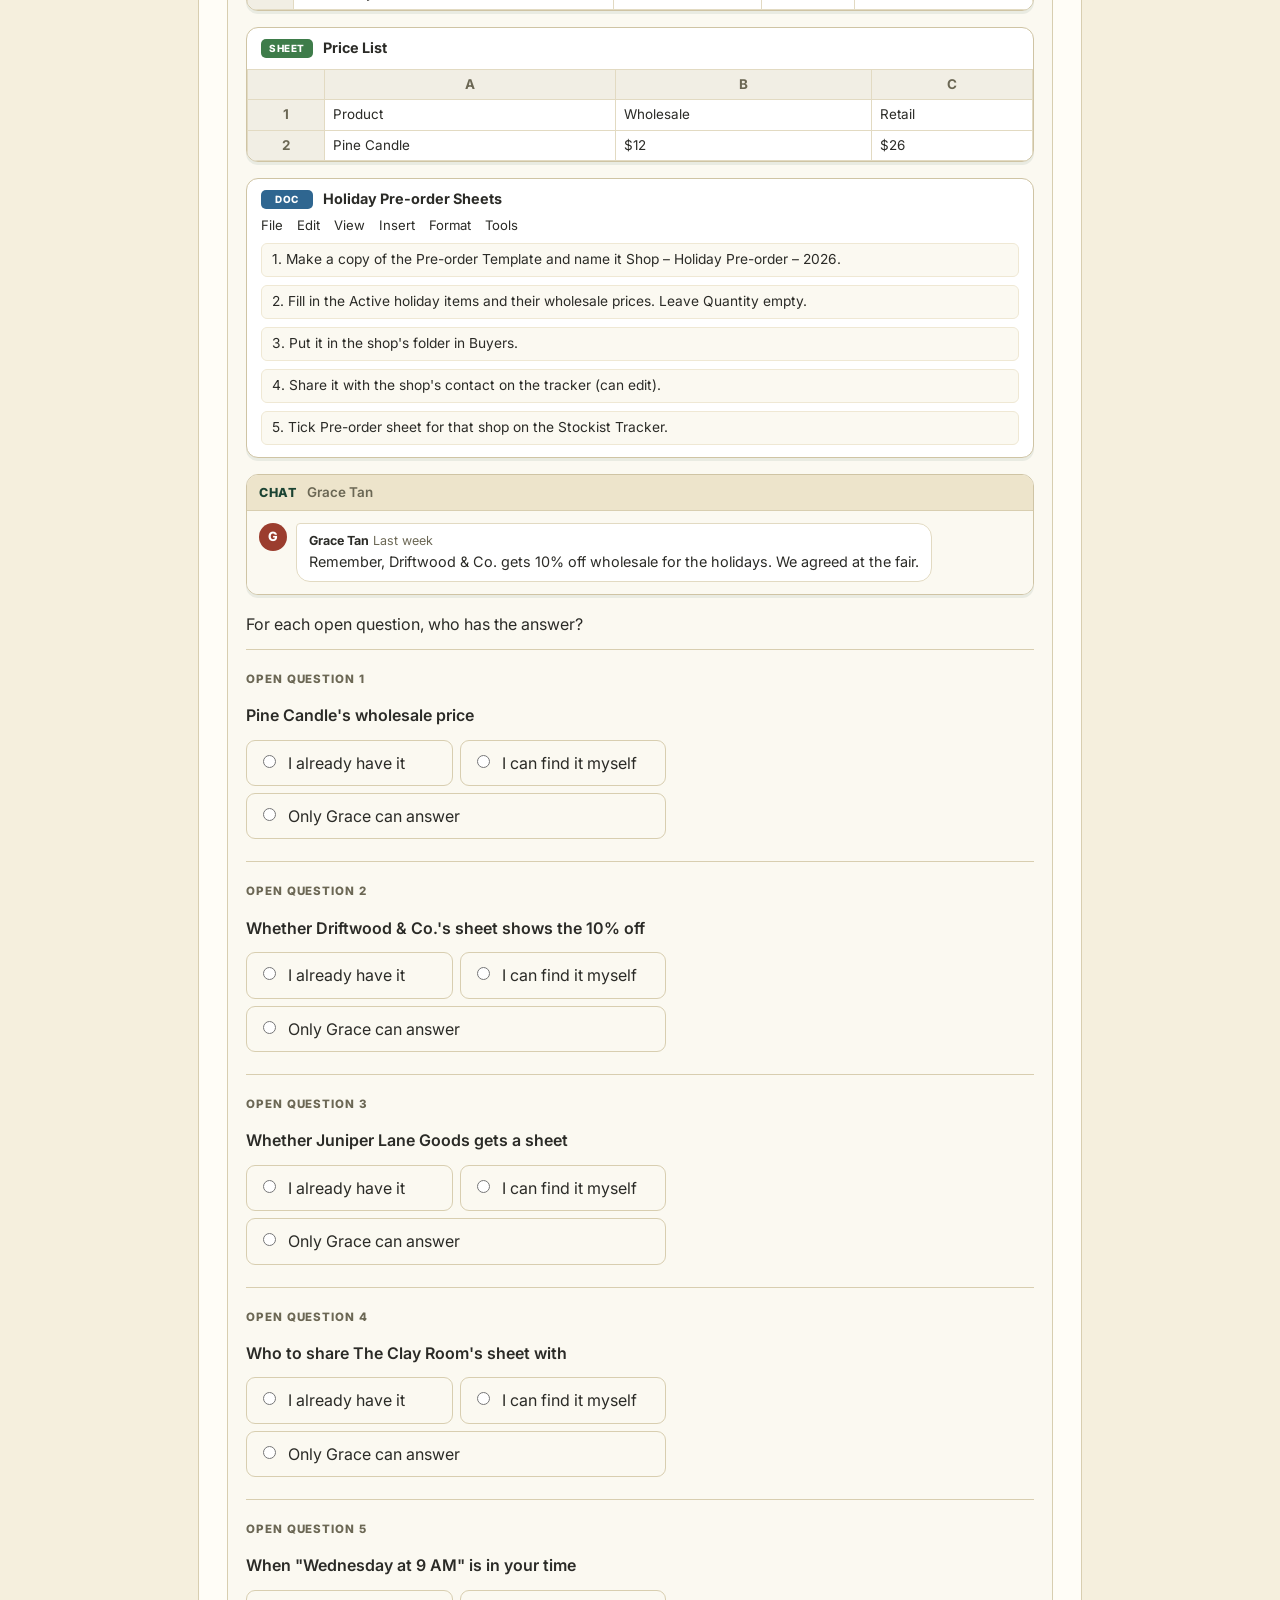
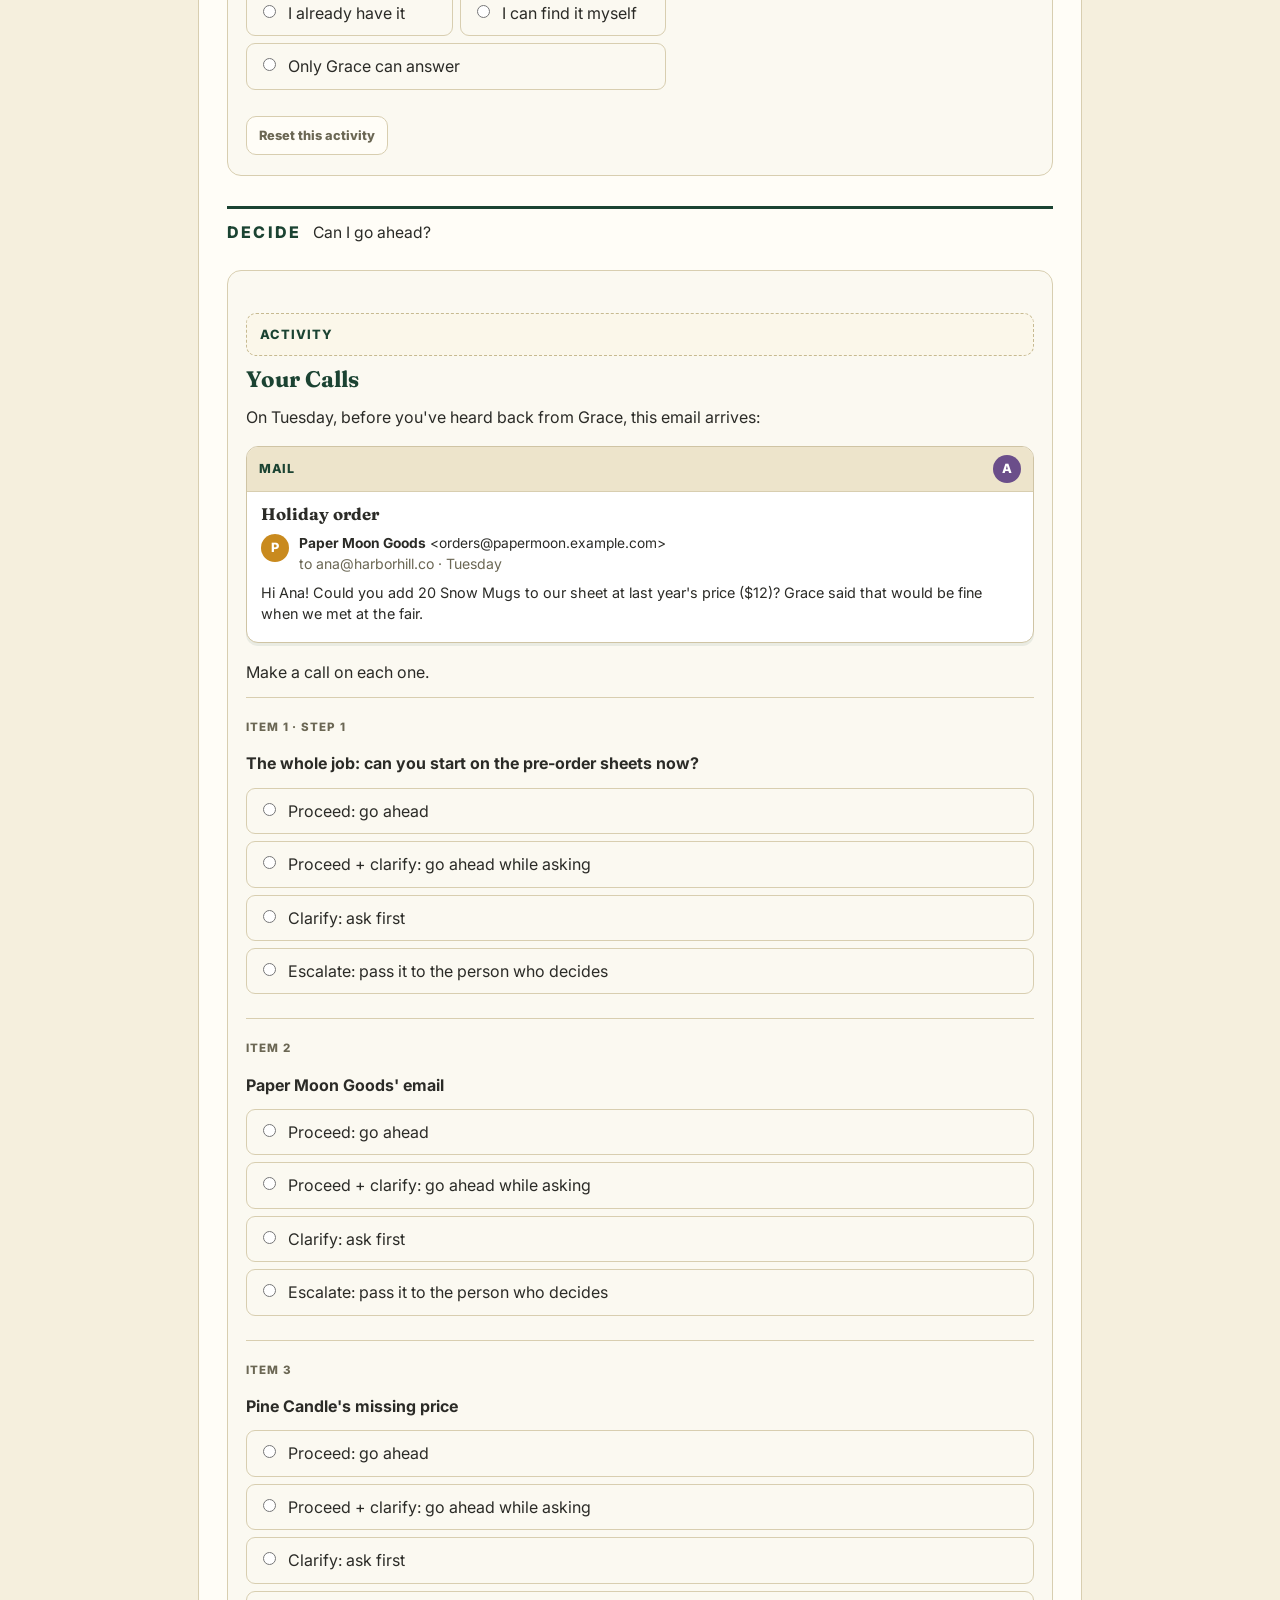
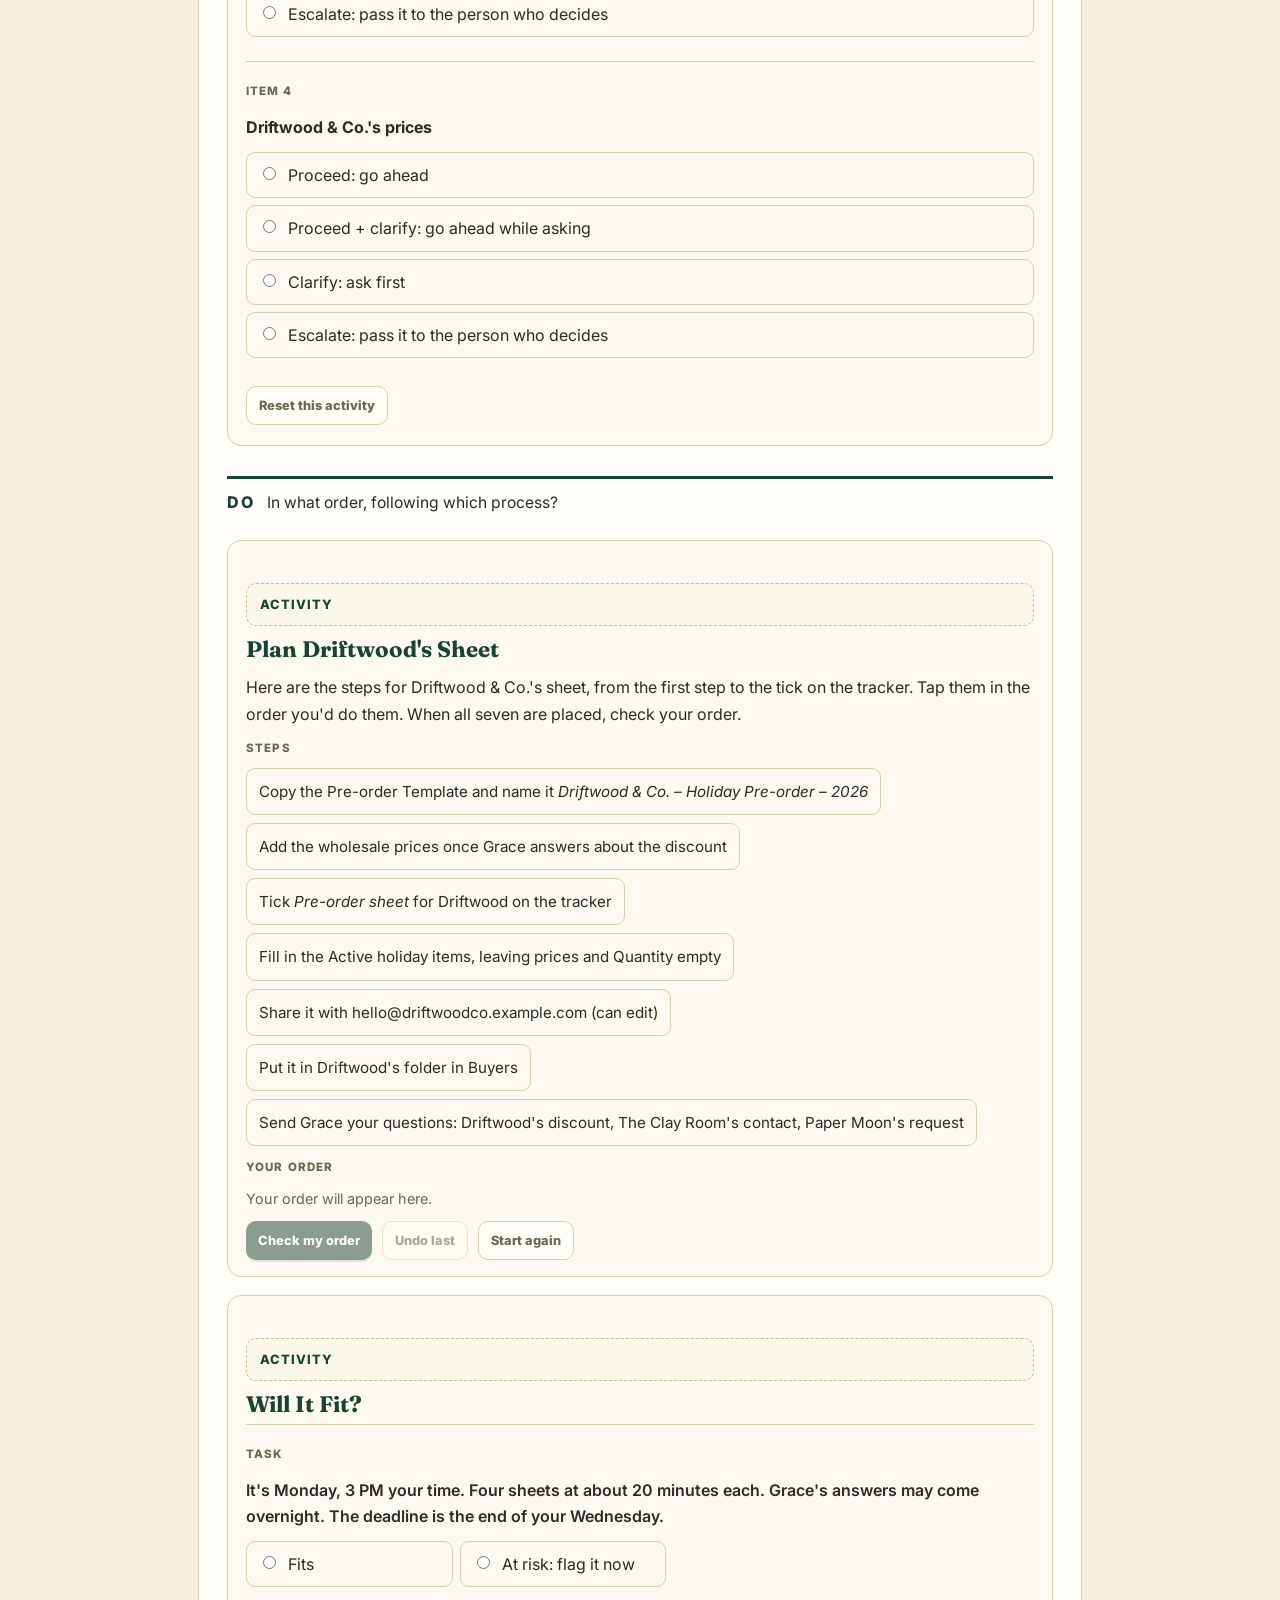
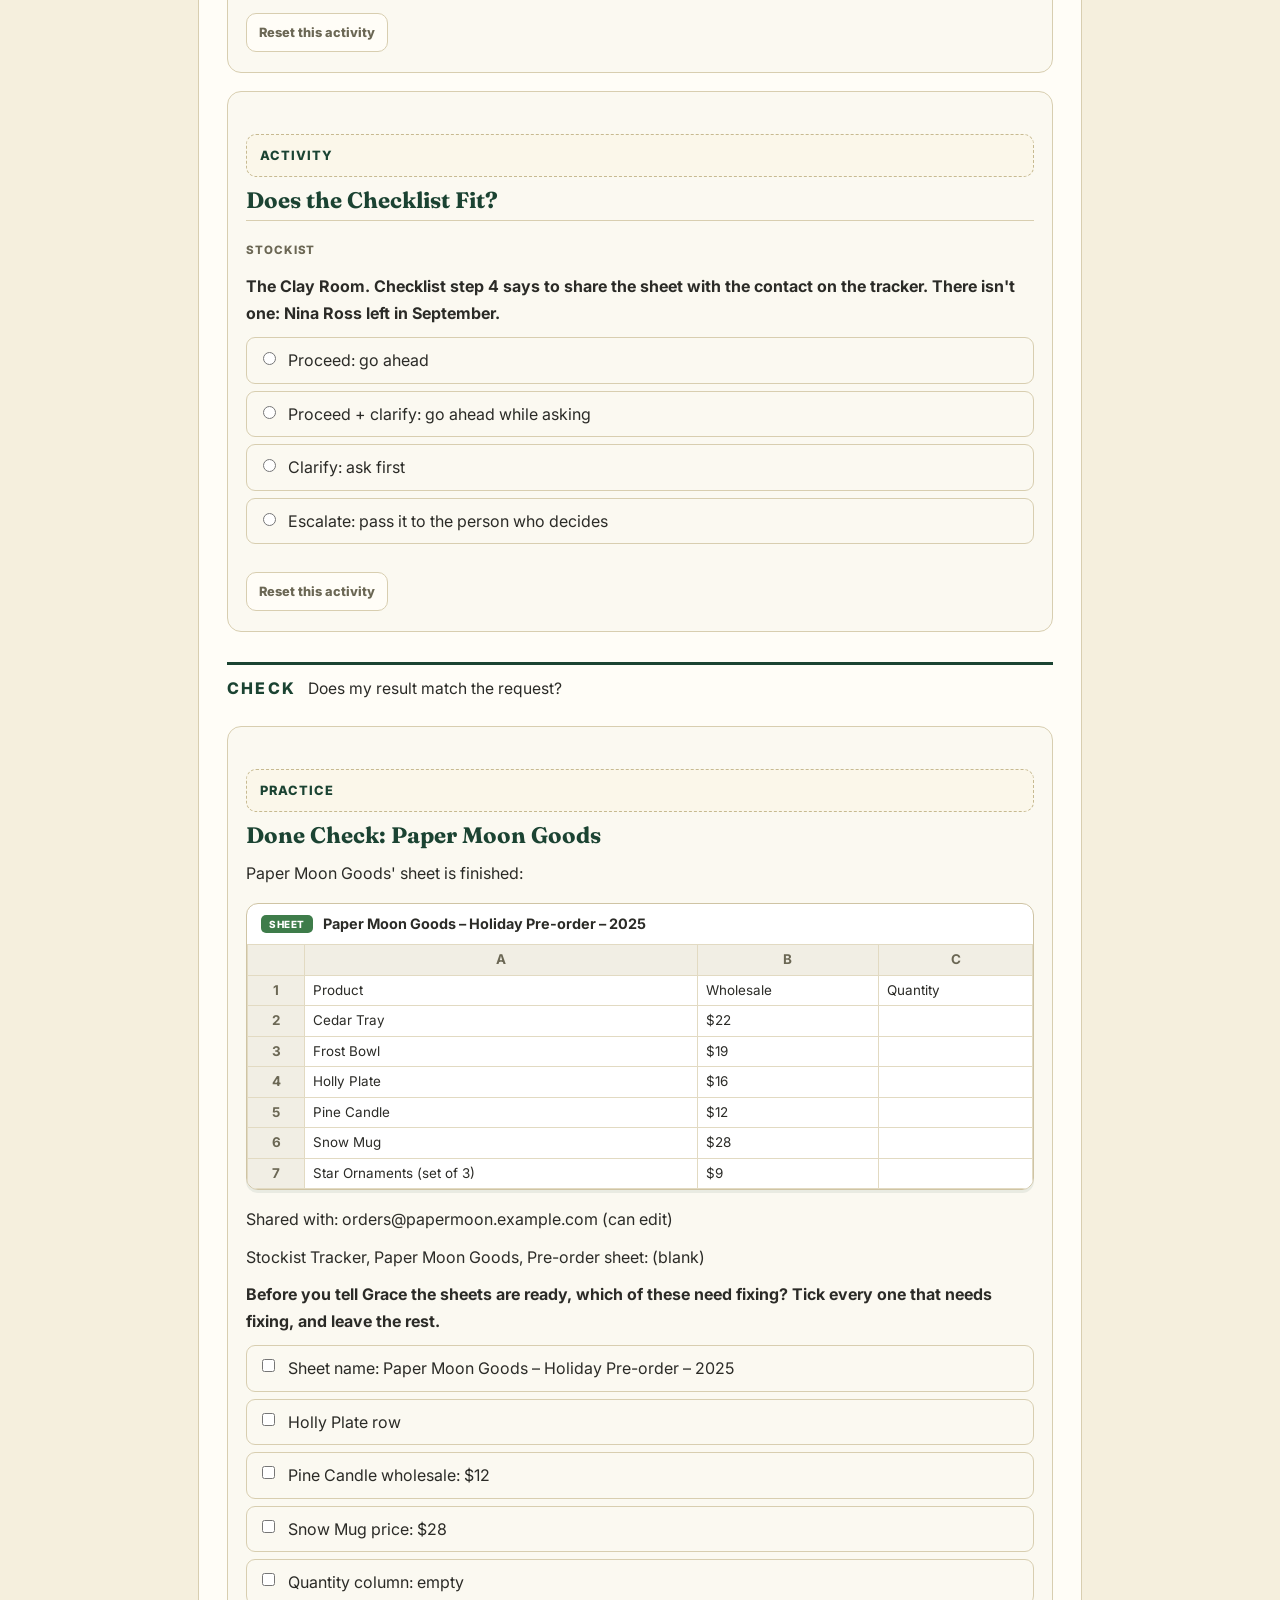
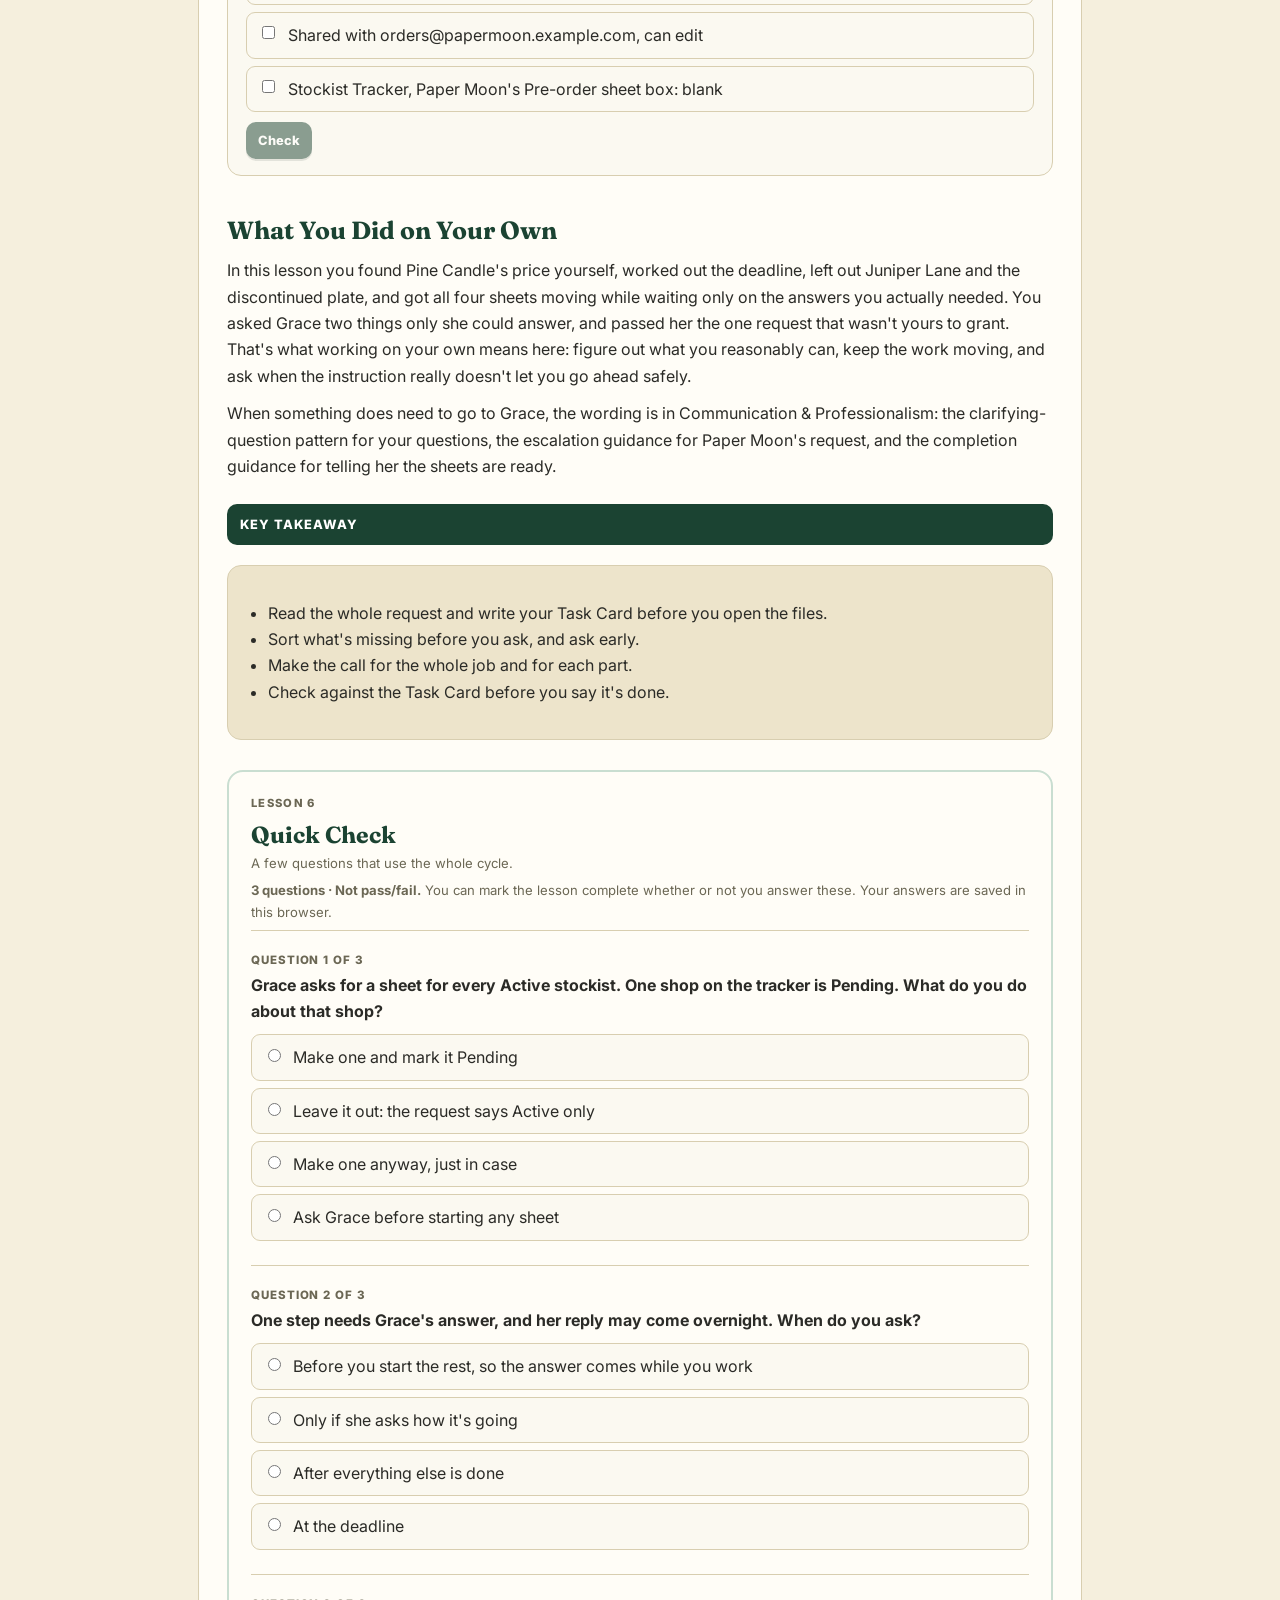
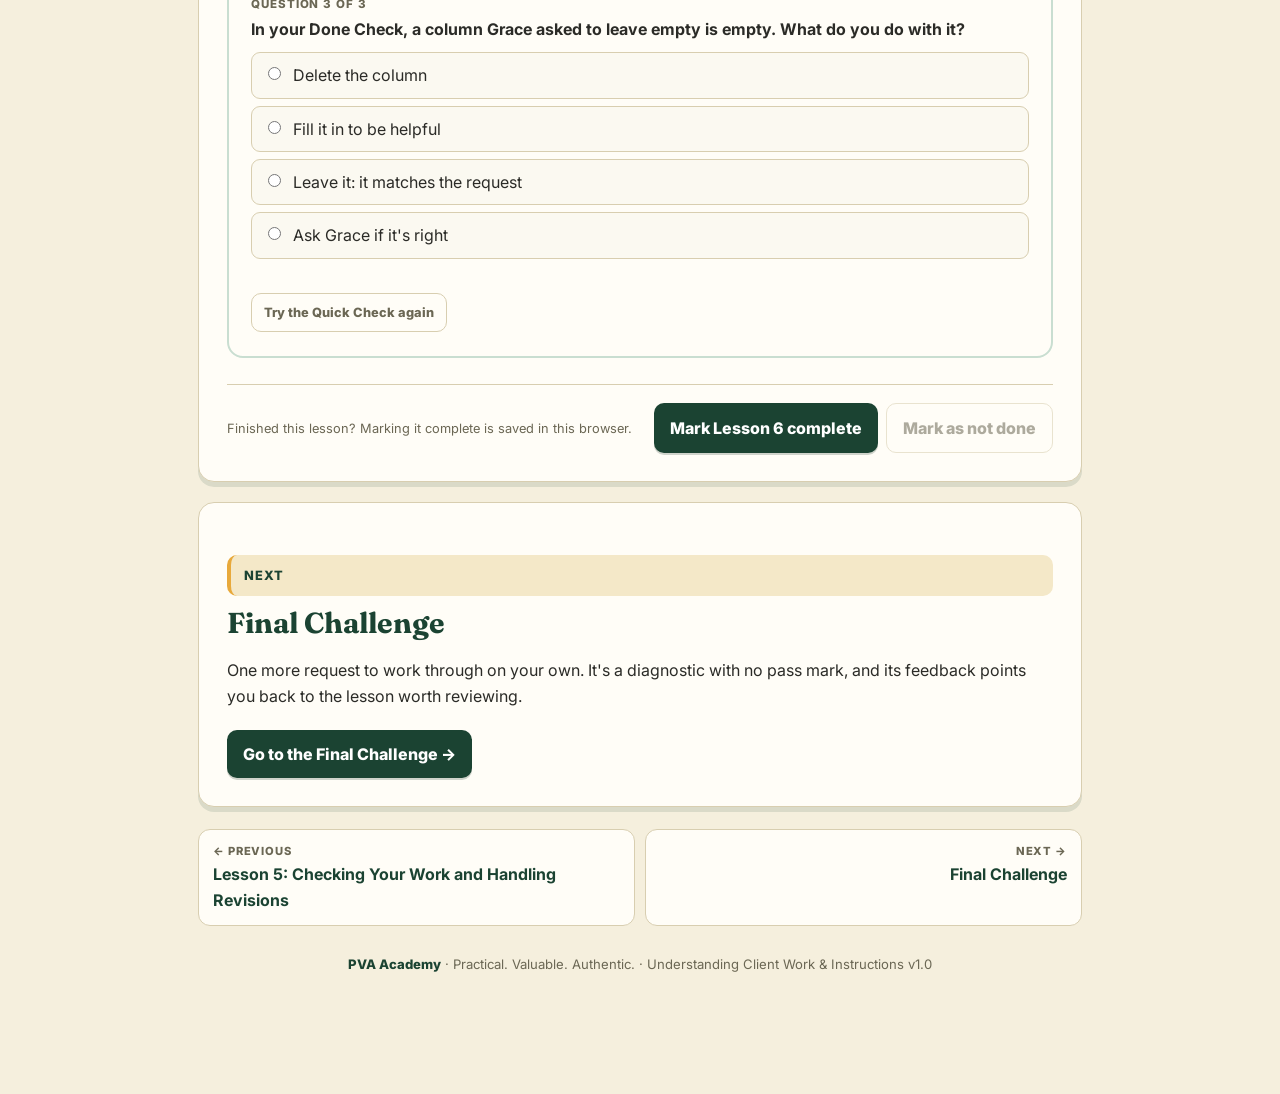
<file: public/lesson-6/index.html>
<!doctype html>
<html lang="en">
<head>
<meta charset="utf-8">
<meta name="viewport" content="width=device-width, initial-scale=1">
<meta name="theme-color" content="#1B4332">
<title>Lesson 6: Putting It Together — Understanding Client Work &amp; Instructions | PVA Academy</title>
<link rel="preconnect" href="https://fonts.googleapis.com">
<link rel="preconnect" href="https://fonts.gstatic.com" crossorigin>
<link href="https://fonts.googleapis.com/css2?family=Fraunces:opsz,wght@9..144,600;9..144,700&family=Inter:wght@400;500;600;700;800&display=swap" rel="stylesheet">
<link rel="stylesheet" href="../shared/course.css">
</head>
<body data-lesson-id="lesson-6" data-root="../">
<a class="skip-link" href="#main-content">Skip to course content</a>
<header class="route-bar"><div class="route-inner"><a class="home-btn" href="https://probinsiyanongva.org/" aria-label="Back to PVA Academy home page">← PVA Academy</a><div class="route-title"><a href="../">Understanding Client Work &amp; Instructions</a></div><div class="route-tag">STAGE 3 · LEARN TO WORK</div></div></header>
<div class="progress-wrap"><div class="progress-inner"><div class="progress-label"><span id="progressText">Getting started</span><span id="progressPct">0%</span></div><div class="progress-track" id="progressTrack"></div></div></div>
<main id="main-content">
<div class="storage-banner hidden" id="storageBanner" role="status" aria-live="polite"><strong>Progress can't be saved in this browser.</strong><br><span id="storageBannerText">You can continue learning, but your progress may not remain after you close or refresh this page. If you are using private browsing or have blocked site data, try a normal browser window.</span></div>
<nav class="lesson-nav" id="lessonNav" aria-label="Course lessons"></nav>
<article class="card lesson" id="lessonCard">
<div class="lesson-head"><div class="lesson-num">6</div><div class="lesson-title-wrap"><div class="section-label">Lesson 6 of 6</div><h1>Putting It Together</h1><span class="done-stamp">✓ Completed</span></div></div>
<div class="lesson-body">
<p>This lesson is one new request from Grace, from her first message to the Done Check. There's nothing new to learn. You'll use what you practised in Lessons 1 to 5, in the order real work happens.</p>

<div class="table-wrap"><table>
<thead><tr><th>Stage</th><th>The question</th><th>Where you practised it</th></tr></thead>
<tbody>
<tr><td><strong>READ</strong></td><td>What exactly is being asked?</td><td>Lessons 1 and 2</td></tr>
<tr><td><strong>DECIDE</strong></td><td>Can I go ahead?</td><td>Lesson 3</td></tr>
<tr><td><strong>DO</strong></td><td>In what order, following which process?</td><td>Lesson 4</td></tr>
<tr><td><strong>CHECK</strong></td><td>Does my result match the request?</td><td>Lesson 5</td></tr>
</tbody></table></div>
<p>You won't be asked to remember these names. They're a map of what you've been doing all along.</p>

<div class="tip"><div class="section-label">Tip</div><p style="margin:0">READ, DECIDE, DO, CHECK: basahin, pagpasyahan, gawin, suriin. Iyan ang ginagawa mo sa bawat bagong trabaho.</p></div>

<div class="stage-marker"><span class="stage-label">READ</span><span class="stage-q">What exactly is being asked?</span></div>

<section class="taskcard" data-taskcard="holiday"><div class="activity-title">Practice</div><h2>Your Task Card</h2><p>On Monday, Grace emails you:</p><figure class="mock" role="group" aria-label="Email from Grace Tan: Holiday pre-orders"><div class="mock-frame"><div class="mock-bar"><span class="mock-app">Mail</span><span class="avatar av-5" aria-hidden="true">A</span></div><div class="mock-mail"><p class="m-subject">Holiday pre-orders</p><div class="m-head"><span class="avatar av-2" aria-hidden="true">G</span><div class="m-who"><strong>Grace Tan</strong> &lt;grace@harborhill.co&gt;<br><span class="small">to ana@harborhill.co · Monday</span></div></div><div class="m-bodytext"><p>Hi Ana! Holiday pre-orders are open. Please make a pre-order sheet for every stockist marked Active on the Stockist Tracker, using the Pre-order Template. Each sheet should list this year&#x27;s holiday items with their wholesale price and an empty Quantity column, so the shops can fill it in. Leave out anything discontinued. Put each sheet in the shop&#x27;s folder in Buyers and share it with them the usual way. I&#x27;m emailing all the stockists on Wednesday at 9 AM my time, so they need to be ready by then. Thanks!</p></div><div></div></div></div></figure><p>Read it to the end, then fill in your Task Card. You haven't opened the files yet. Short notes are fine, in English or Taglish. Your answers are saved in this browser.</p><div hidden data-note-heading="My Task Card: Holiday pre-orders"></div><div class="tc-field"><label class="field-label" for="holiday-task">Task</label><textarea class="response" id="holiday-task" data-key="tc:holiday:task" data-note-label="Task" placeholder="Everything Grace asked you to do"></textarea><p class="saved-note" data-for="holiday-task" aria-live="polite"></p></div><div class="tc-field"><label class="field-label" for="holiday-result">Finished result</label><textarea class="response" id="holiday-result" data-key="tc:holiday:result" data-note-label="Finished result" placeholder="What will exist when you&#x27;re done"></textarea><p class="saved-note" data-for="holiday-result" aria-live="polite"></p></div><div class="tc-field"><label class="field-label" for="holiday-sources">Sources</label><textarea class="response" id="holiday-sources" data-key="tc:holiday:sources" data-note-label="Sources" placeholder="Files or information you&#x27;ll work from"></textarea><p class="saved-note" data-for="holiday-sources" aria-live="polite"></p></div><div class="tc-field"><label class="field-label" for="holiday-deadline">Deadline</label><textarea class="response" id="holiday-deadline" data-key="tc:holiday:deadline" data-note-label="Deadline" placeholder="In Philippine time, plus Grace&#x27;s words"></textarea><p class="saved-note" data-for="holiday-deadline" aria-live="polite"></p></div><div class="tc-field"><label class="field-label" for="holiday-limits">Limits</label><textarea class="response" id="holiday-limits" data-key="tc:holiday:limits" data-note-label="Limits" placeholder="Every &quot;don&#x27;t&quot;, &quot;only&quot; and &quot;must&quot;"></textarea><p class="saved-note" data-for="holiday-limits" aria-live="polite"></p></div><div class="tc-field"><label class="field-label" for="holiday-questions">Open questions</label><textarea class="response" id="holiday-questions" data-key="tc:holiday:questions" data-note-label="Open questions" placeholder="What the messages don&#x27;t tell you"></textarea><p class="saved-note" data-for="holiday-questions" aria-live="polite"></p></div><div class="tc-reveal-row"><button type="button" class="btn secondary" data-tc-reveal disabled>Show the model Task Card</button><button type="button" class="tc-anyway" data-tc-anyway>Show me anyway</button></div><div class="tc-model hidden" data-tc-model><div class="section-label">Model Task Card</div><div class="table-wrap"><table><thead><tr><th>Part</th><th>Model</th></tr></thead><tbody><tr><td>Task</td><td>Make a holiday pre-order sheet for each Active stockist from the Pre-order Template, put it in their folder, and share it with them</td></tr><tr><td>Finished result</td><td>One sheet per Active stockist, with this year's holiday items, their wholesale prices and an empty Quantity column, in the shop's folder in Buyers, shared the usual way</td></tr><tr><td>Sources</td><td>The Stockist Tracker (who's Active), the Holiday Items list, the Pre-order Template, and the usual way of sharing (Grace's checklist)</td></tr><tr><td>Deadline</td><td>Wednesday 9 AM Portland = <strong>Thursday 12 midnight</strong> your time. Finish by the end of your Wednesday</td></tr><tr><td>Limits</td><td>Active stockists only. No discontinued items. Wholesale prices, not retail. Quantity left empty</td></tr><tr><td>Open questions</td><td>Who's Active? Which items are discontinued? What's "the usual way" of sharing? The files should answer most of these</td></tr></tbody></table></div><div class="tc-check"><h3 style="margin-top:6px">Self-check</h3><p>Compare each part with the model. Mark each one. It's for you only.</p><div class="tc-check-row"><p class="act-q">Task: Did you include all three: make the sheets, put them in the folders, share them?</p><div class="choice-row self-choice" role="radiogroup" data-key="tc:holiday:check:task" data-note-label="Self-check: Task" aria-label="Task self-check"><label class="choice"><input type="radio" name="tc:holiday:check:task" value="Got it"><span>Got it</span></label><label class="choice"><input type="radio" name="tc:holiday:check:task" value="Missed something"><span>Missed something</span></label></div></div><div class="tc-check-row"><p class="act-q">Finished result: Did you say one sheet per <strong>Active</strong> stockist, with an <strong>empty</strong> Quantity column?</p><div class="choice-row self-choice" role="radiogroup" data-key="tc:holiday:check:result" data-note-label="Self-check: Finished result" aria-label="Finished result self-check"><label class="choice"><input type="radio" name="tc:holiday:check:result" value="Got it"><span>Got it</span></label><label class="choice"><input type="radio" name="tc:holiday:check:result" value="Missed something"><span>Missed something</span></label></div></div><div class="tc-check-row"><p class="act-q">Sources: Did you name the tracker and the Holiday Items list?</p><div class="choice-row self-choice" role="radiogroup" data-key="tc:holiday:check:sources" data-note-label="Self-check: Sources" aria-label="Sources self-check"><label class="choice"><input type="radio" name="tc:holiday:check:sources" value="Got it"><span>Got it</span></label><label class="choice"><input type="radio" name="tc:holiday:check:sources" value="Missed something"><span>Missed something</span></label></div></div><div class="tc-check-row"><p class="act-q">Deadline: Did you convert it: Wednesday 9 AM Portland is midnight Thursday for you?</p><div class="choice-row self-choice" role="radiogroup" data-key="tc:holiday:check:deadline" data-note-label="Self-check: Deadline" aria-label="Deadline self-check"><label class="choice"><input type="radio" name="tc:holiday:check:deadline" value="Got it"><span>Got it</span></label><label class="choice"><input type="radio" name="tc:holiday:check:deadline" value="Missed something"><span>Missed something</span></label></div></div><div class="tc-check-row"><p class="act-q">Limits: Did you include <strong>Active only</strong>, <strong>no discontinued items</strong> and <strong>wholesale prices</strong>?</p><div class="choice-row self-choice" role="radiogroup" data-key="tc:holiday:check:limits" data-note-label="Self-check: Limits" aria-label="Limits self-check"><label class="choice"><input type="radio" name="tc:holiday:check:limits" value="Got it"><span>Got it</span></label><label class="choice"><input type="radio" name="tc:holiday:check:limits" value="Missed something"><span>Missed something</span></label></div></div><div class="tc-check-row"><p class="act-q">Open questions: Did you note anything the email alone doesn't answer, like what "the usual way" is?</p><div class="choice-row self-choice" role="radiogroup" data-key="tc:holiday:check:questions" data-note-label="Self-check: Open questions" aria-label="Open questions self-check"><label class="choice"><input type="radio" name="tc:holiday:check:questions" value="Got it"><span>Got it</span></label><label class="choice"><input type="radio" name="tc:holiday:check:questions" value="Missed something"><span>Missed something</span></label></div></div></div><div class="feedback tc-closing" aria-live="polite" data-tc-closing data-critical="result,limits" data-msg-critical="Finished result and Limits matter most here. Miss &quot;Active only&quot; and a closed shop gets a sheet. Miss &quot;no discontinued items&quot; and shops order something Grace can&#x27;t send. Add what you missed." data-msg-other="You caught the parts that matter most. Check the others against the model before you open the files." data-msg-all="That&#x27;s a complete Task Card. Now open the files."></div></div></section>

<section class="activity"><div class="activity-title">Activity</div><h2>What&#x27;s Missing?</h2><p>Now the files. Here's what you can see:</p><figure class="mock" role="group" aria-label="Stockist Tracker"><div class="mock-frame"><div class="mock-doc"><div class="m-docname"><span class="ft ft-sheet">SHEET</span>Stockist Tracker<span class="m-status"></span></div></div><div class="mock-sheet"><table><tr><th></th><th>A</th><th>B</th><th>C</th><th>D</th><th>E</th></tr><tr><th>1</th><td>Shop</td><td>Contact</td><td>Status</td><td>Pre-order sheet</td><td>Notes</td></tr><tr><th>2</th><td>Paper Moon Goods</td><td>orders@papermoon.example.com</td><td>Active</td><td></td><td></td></tr><tr><th>3</th><td>The Clay Room</td><td>(Nina Ross left in September)</td><td>Active</td><td></td><td>New contact: ask Grace</td></tr><tr><th>4</th><td>Driftwood &amp; Co.</td><td>hello@driftwoodco.example.com</td><td>Active</td><td></td><td></td></tr><tr><th>5</th><td>Northside Home</td><td>ben@northsidehome.example.com</td><td>Active</td><td></td><td></td></tr><tr><th>6</th><td>Little Harbor Gifts</td><td>ava@littleharbor.example.com</td><td>Closed</td><td></td><td></td></tr><tr><th>7</th><td>Juniper Lane Goods</td><td>team@juniperlane.example.com</td><td>Pending</td><td></td><td>Discount question with Grace</td></tr></table></div></div></figure><figure class="mock" role="group" aria-label="Holiday Items 2026"><div class="mock-frame"><div class="mock-doc"><div class="m-docname"><span class="ft ft-sheet">SHEET</span>Holiday Items 2026<span class="m-status"></span></div></div><div class="mock-sheet"><table><tr><th></th><th>A</th><th>B</th><th>C</th><th>D</th></tr><tr><th>1</th><td>Product</td><td>Wholesale</td><td>Retail</td><td>Status</td></tr><tr><th>2</th><td>Snow Mug</td><td>$14</td><td>$28</td><td>Active</td></tr><tr><th>3</th><td>Pine Candle</td><td></td><td>$26</td><td>Active</td></tr><tr><th>4</th><td>Holly Plate</td><td>$16</td><td>$34</td><td>Discontinued</td></tr><tr><th>5</th><td>Star Ornaments (set of 3)</td><td>$9</td><td>$20</td><td>Active</td></tr><tr><th>6</th><td>Frost Bowl</td><td>$19</td><td>$40</td><td>Active</td></tr><tr><th>7</th><td>Cedar Tray</td><td>$22</td><td>$48</td><td>Active</td></tr></table></div></div></figure><figure class="mock" role="group" aria-label="Price List, Pine Candle row"><div class="mock-frame"><div class="mock-doc"><div class="m-docname"><span class="ft ft-sheet">SHEET</span>Price List<span class="m-status"></span></div></div><div class="mock-sheet"><table><tr><th></th><th>A</th><th>B</th><th>C</th></tr><tr><th>1</th><td>Product</td><td>Wholesale</td><td>Retail</td></tr><tr><th>2</th><td>Pine Candle</td><td>$12</td><td>$26</td></tr></table></div></div></figure><figure class="mock" role="group" aria-label="Grace&#x27;s checklist: Holiday Pre-order Sheets"><div class="mock-frame"><div class="mock-doc"><div class="m-docname"><span class="ft ft-doc">DOC</span>Holiday Pre-order Sheets<span class="m-status"></span></div><div class="m-menu" aria-hidden="true"><span>File</span><span>Edit</span><span>View</span><span>Insert</span><span>Format</span><span>Tools</span></div><p class="m-docline">1. Make a copy of the Pre-order Template and name it Shop – Holiday Pre-order – 2026.</p><p class="m-docline">2. Fill in the Active holiday items and their wholesale prices. Leave Quantity empty.</p><p class="m-docline">3. Put it in the shop&#x27;s folder in Buyers.</p><p class="m-docline">4. Share it with the shop&#x27;s contact on the tracker (can edit).</p><p class="m-docline">5. Tick Pre-order sheet for that shop on the Stockist Tracker.</p></div></div></figure><figure class="mock" role="group" aria-label="Grace&#x27;s message last week"><div class="mock-frame"><div class="mock-bar"><span class="mock-app">Chat</span><span class="chat-with">Grace Tan</span></div><div class="chat-thread"><div class="chat-msg"><span class="avatar av-2" aria-hidden="true">G</span><div class="chat-bubble"><div class="chat-meta"><strong>Grace Tan</strong> <span>Last week</span></div><div class="chat-text">Remember, Driftwood &amp; Co. gets 10% off wholesale for the holidays. We agreed at the fair.</div></div></div></div></div></figure><p>For each open question, who has the answer?</p><div class="act-item act-graded act-row" data-key="act:l6b2-1" data-correct="1" data-good="" data-try=""><div class="act-q"><span class="q-num">Open question 1</span><br><p>Pine Candle's wholesale price</p></div><div class="choice-row" role="radiogroup"><label class="choice" data-fb="It&#x27;s blank on the Holiday Items list. But the Price List has it: $12."><input type="radio" name="act:l6b2-1" value="0"><span>I already have it</span></label><label class="choice" data-fb="The Holiday Items list leaves it blank, but the Price List has it: $12."><input type="radio" name="act:l6b2-1" value="1"><span>I can find it myself</span></label><label class="choice" data-fb="No need to ask Grace. The Price List has it: $12."><input type="radio" name="act:l6b2-1" value="2"><span>Only Grace can answer</span></label></div><div class="feedback" aria-live="polite"></div></div><div class="act-item act-graded act-row" data-key="act:l6b2-2" data-correct="2" data-good="" data-try=""><div class="act-q"><span class="q-num">Open question 2</span><br><p>Whether Driftwood & Co.'s sheet shows the 10% off</p></div><div class="choice-row" role="radiogroup"><label class="choice" data-fb="You have two messages, and they pull different ways: &quot;their wholesale price&quot; and &quot;10% off wholesale&quot;. Neither settles it."><input type="radio" name="act:l6b2-2" value="0"><span>I already have it</span></label><label class="choice" data-fb="No file says which one Grace wants on the sheet. Her two messages disagree."><input type="radio" name="act:l6b2-2" value="1"><span>I can find it myself</span></label><label class="choice" data-fb="Last week&#x27;s &quot;10% off&quot; and this week&#x27;s &quot;wholesale price&quot; pull different ways. Only Grace can say which goes on the sheet."><input type="radio" name="act:l6b2-2" value="2"><span>Only Grace can answer</span></label></div><div class="feedback" aria-live="polite"></div></div><div class="act-item act-graded act-row" data-key="act:l6b2-3" data-correct="0" data-good="" data-try=""><div class="act-q"><span class="q-num">Open question 3</span><br><p>Whether Juniper Lane Goods gets a sheet</p></div><div class="choice-row" role="radiogroup"><label class="choice" data-fb="The tracker says Pending, and Grace asked for Active stockists only. So no sheet."><input type="radio" name="act:l6b2-3" value="0"><span>I already have it</span></label><label class="choice" data-fb="You already have it: the tracker says Pending, and the request says Active only."><input type="radio" name="act:l6b2-3" value="1"><span>I can find it myself</span></label><label class="choice" data-fb="Grace already answered this: Active stockists only. Juniper Lane is Pending."><input type="radio" name="act:l6b2-3" value="2"><span>Only Grace can answer</span></label></div><div class="feedback" aria-live="polite"></div></div><div class="act-item act-graded act-row" data-key="act:l6b2-4" data-correct="2" data-good="" data-try=""><div class="act-q"><span class="q-num">Open question 4</span><br><p>Who to share The Clay Room's sheet with</p></div><div class="choice-row" role="radiogroup"><label class="choice" data-fb="The tracker has no contact for them. Nina Ross left, and the note says to ask Grace."><input type="radio" name="act:l6b2-4" value="0"><span>I already have it</span></label><label class="choice" data-fb="The tracker&#x27;s note says it plainly: new contact, ask Grace. No file has the new address."><input type="radio" name="act:l6b2-4" value="1"><span>I can find it myself</span></label><label class="choice" data-fb="Nina Ross left, and the tracker says to ask Grace for the new contact. Only she knows."><input type="radio" name="act:l6b2-4" value="2"><span>Only Grace can answer</span></label></div><div class="feedback" aria-live="polite"></div></div><div class="act-item act-graded act-row" data-key="act:l6b2-5" data-correct="0" data-good="" data-try=""><div class="act-q"><span class="q-num">Open question 5</span><br><p>When "Wednesday at 9 AM" is in your time</p></div><div class="choice-row" role="radiogroup"><label class="choice" data-fb="You can convert it yourself: Wednesday 9 AM in Portland is midnight Thursday for you. Finish by the end of your Wednesday."><input type="radio" name="act:l6b2-5" value="0"><span>I already have it</span></label><label class="choice" data-fb="There&#x27;s nothing to look up. Portland is 15 hours behind, so Wednesday 9 AM there is midnight Thursday for you."><input type="radio" name="act:l6b2-5" value="1"><span>I can find it myself</span></label><label class="choice" data-fb="That&#x27;s yours to work out: Wednesday 9 AM in Portland is midnight Thursday for you."><input type="radio" name="act:l6b2-5" value="2"><span>Only Grace can answer</span></label></div><div class="feedback" aria-live="polite"></div></div><div class="hero-actions" style="margin:4px 0 12px"><button type="button" class="btn subtle small-btn" data-reset-activity>Reset this activity</button></div></section>

<div class="stage-marker"><span class="stage-label">DECIDE</span><span class="stage-q">Can I go ahead?</span></div>

<section class="activity"><div class="activity-title">Activity</div><h2>Your Calls</h2><p>On Tuesday, before you've heard back from Grace, this email arrives:</p><figure class="mock" role="group" aria-label="Email from Paper Moon Goods"><div class="mock-frame"><div class="mock-bar"><span class="mock-app">Mail</span><span class="avatar av-5" aria-hidden="true">A</span></div><div class="mock-mail"><p class="m-subject">Holiday order</p><div class="m-head"><span class="avatar av-4" aria-hidden="true">P</span><div class="m-who"><strong>Paper Moon Goods</strong> &lt;orders@papermoon.example.com&gt;<br><span class="small">to ana@harborhill.co · Tuesday</span></div></div><div class="m-bodytext"><p>Hi Ana! Could you add 20 Snow Mugs to our sheet at last year&#x27;s price ($12)? Grace said that would be fine when we met at the fair.</p></div><div></div></div></div></figure><p>Make a call on each one.</p><div class="act-item act-graded act-step1" data-key="act:l6b3-1" data-correct="1" data-good="" data-try=""><div class="act-q"><span class="q-num">Item 1 · Step 1</span><br><p>The whole job: can you start on the pre-order sheets now?</p></div><div class="choice-group" role="radiogroup"><label class="choice" data-fb="You&#x27;d be guessing on Driftwood&#x27;s prices and The Clay Room&#x27;s contact. Those need Grace."><input type="radio" name="act:l6b3-1" value="0"><span>Proceed: go ahead</span></label><label class="choice" data-fb="Most of the sheets don&#x27;t depend on any answer. Start them, and ask about the rest."><input type="radio" name="act:l6b3-1" value="1"><span>Proceed + clarify: go ahead while asking</span></label><label class="choice" data-fb="Waiting for every answer holds up sheets that don&#x27;t need one, and Grace&#x27;s reply may only come overnight."><input type="radio" name="act:l6b3-1" value="2"><span>Clarify: ask first</span></label><label class="choice" data-fb="Nothing here is outside your job. These are questions about your own task."><input type="radio" name="act:l6b3-1" value="3"><span>Escalate: pass it to the person who decides</span></label></div><div class="feedback" aria-live="polite"></div></div><div class="act-item act-graded act-step2 hidden" data-key="act:l6b3-1-why" data-after="act:l6b3-1" data-correct="1" data-good="" data-try=""><div class="act-q"><span class="q-num">Item 1 · Step 2</span><br><p>What decided it?</p></div><div class="choice-group" role="radiogroup"><label class="choice" data-fb="The deadline matters, but it isn&#x27;t what lets you start. What matters is which sheets depend on an answer."><input type="radio" name="act:l6b3-1-why" value="0"><span>Grace is emailing the stockists on Wednesday.</span></label><label class="choice" data-fb="Paper Moon and Northside Home can be done now, and most of Driftwood&#x27;s and The Clay Room&#x27;s sheets too."><input type="radio" name="act:l6b3-1-why" value="1"><span>Most of the sheets don't depend on Grace's answers.</span></label><label class="choice" data-fb="The two questions touch Driftwood&#x27;s prices and The Clay Room&#x27;s sharing. The rest doesn&#x27;t depend on them."><input type="radio" name="act:l6b3-1-why" value="2"><span>There are two open questions, so Grace has to answer first.</span></label></div><div class="feedback" aria-live="polite"></div></div><div class="act-item act-graded" data-key="act:l6b3-2" data-correct="3" data-good="" data-try=""><div class="act-q"><span class="q-num">Item 2</span><br><p>Paper Moon Goods' email</p></div><div class="choice-group" role="radiogroup"><label class="choice" data-fb="That&#x27;s a lower price and an order filled in for them: money, and the request isn&#x27;t from Grace. &quot;Grace said it&#x27;s fine&quot; isn&#x27;t something you can check."><input type="radio" name="act:l6b3-2" value="0"><span>Proceed: go ahead</span></label><label class="choice" data-fb="There&#x27;s no safe part of this to start. Even adding the 20 mugs at the normal price changes their order."><input type="radio" name="act:l6b3-2" value="1"><span>Proceed + clarify: go ahead while asking</span></label><label class="choice" data-fb="Nothing about your task is missing. Someone else is asking for a price change, and that&#x27;s Grace&#x27;s decision."><input type="radio" name="act:l6b3-2" value="2"><span>Clarify: ask first</span></label><label class="choice" data-fb="A lower price and a pre-filled order, and the request didn&#x27;t come from Grace. Pass it to her, and make their sheet the usual way. In Lesson 5, Grace changed a limit herself. Here, someone says she agreed."><input type="radio" name="act:l6b3-2" value="3"><span>Escalate: pass it to the person who decides</span></label></div><div class="feedback" aria-live="polite"></div></div><div class="act-item act-graded" data-key="act:l6b3-3" data-correct="0" data-good="" data-try=""><div class="act-q"><span class="q-num">Item 3</span><br><p>Pine Candle's missing price</p></div><div class="choice-group" role="radiogroup"><label class="choice" data-fb="It&#x27;s in the Price List: $12. There&#x27;s nothing to wait for."><input type="radio" name="act:l6b3-3" value="0"><span>Proceed: go ahead</span></label><label class="choice" data-fb="There&#x27;s nothing to ask. The Price List has it."><input type="radio" name="act:l6b3-3" value="1"><span>Proceed + clarify: go ahead while asking</span></label><label class="choice" data-fb="Asking would cost Grace time. The Price List has it."><input type="radio" name="act:l6b3-3" value="2"><span>Clarify: ask first</span></label><label class="choice" data-fb="A price you can look up isn&#x27;t a decision. It&#x27;s in the Price List."><input type="radio" name="act:l6b3-3" value="3"><span>Escalate: pass it to the person who decides</span></label></div><div class="feedback" aria-live="polite"></div></div><div class="act-item act-graded" data-key="act:l6b3-4" data-correct="2" data-good="" data-try=""><div class="act-q"><span class="q-num">Item 4</span><br><p>Driftwood & Co.'s prices</p></div><div class="choice-group" role="radiogroup"><label class="choice" data-fb="You&#x27;d be choosing between two of Grace&#x27;s messages: full wholesale or 10% off. That&#x27;s hers to settle."><input type="radio" name="act:l6b3-4" value="0"><span>Proceed: go ahead</span></label><label class="choice" data-fb="Picking one price now and asking later still means you chose the prices Driftwood sees. Leave them empty until Grace answers."><input type="radio" name="act:l6b3-4" value="1"><span>Proceed + clarify: go ahead while asking</span></label><label class="choice" data-fb="No price on Driftwood&#x27;s sheet can go in until Grace says which: full wholesale or 10% off. Set up the rest of the sheet, and leave the prices empty."><input type="radio" name="act:l6b3-4" value="2"><span>Clarify: ask first</span></label><label class="choice" data-fb="It&#x27;s about your own task, and one answer from Grace settles it."><input type="radio" name="act:l6b3-4" value="3"><span>Escalate: pass it to the person who decides</span></label></div><div class="feedback" aria-live="polite"></div></div><div class="hero-actions" style="margin:4px 0 12px"><button type="button" class="btn subtle small-btn" data-reset-activity>Reset this activity</button></div></section>

<div class="stage-marker"><span class="stage-label">DO</span><span class="stage-q">In what order, following which process?</span></div>

<section class="activity order-activity" data-key="act:order-l6b4a" data-rules='[{&quot;first&quot;: [&quot;A&quot;], &quot;then&quot;: [&quot;B&quot;, &quot;C&quot;], &quot;kind&quot;: &quot;early&quot;, &quot;line&quot;: &quot;&lt;em&gt;Send Grace your questions&lt;/em&gt; goes first. Her answers may take a night to come back, so ask before you start, and work while you wait.&quot;}, {&quot;first&quot;: [&quot;B&quot;], &quot;then&quot;: [&quot;C&quot;], &quot;kind&quot;: &quot;needs&quot;, &quot;line&quot;: &quot;&lt;em&gt;Fill in the items&lt;/em&gt; needs the copied sheet first.&quot;}, {&quot;first&quot;: [&quot;A&quot;, &quot;C&quot;], &quot;then&quot;: [&quot;D&quot;], &quot;kind&quot;: &quot;needs&quot;, &quot;line&quot;: &quot;&lt;em&gt;Add the wholesale prices&lt;/em&gt; needs Grace&#x27;s answer about the discount, and the items filled in.&quot;}, {&quot;first&quot;: [&quot;B&quot;], &quot;then&quot;: [&quot;E&quot;], &quot;kind&quot;: &quot;needs&quot;, &quot;line&quot;: &quot;&lt;em&gt;Put it in Driftwood&#x27;s folder&lt;/em&gt; needs the sheet to exist first.&quot;}, {&quot;first&quot;: [&quot;D&quot;, &quot;E&quot;], &quot;then&quot;: [&quot;F&quot;], &quot;kind&quot;: &quot;needs&quot;, &quot;line&quot;: &quot;&lt;em&gt;Share it with Driftwood&lt;/em&gt; comes after the prices are in and the sheet is in their folder. Don&#x27;t share a half-finished sheet.&quot;}, {&quot;first&quot;: [&quot;F&quot;], &quot;then&quot;: [&quot;G&quot;], &quot;kind&quot;: &quot;needs&quot;, &quot;line&quot;: &quot;&lt;em&gt;Tick Pre-order sheet&lt;/em&gt; comes last: tick it only once it&#x27;s shared.&quot;}]' data-good="That&#x27;s a workable order. The question goes first, and Driftwood only sees the sheet once the prices are in."><div class="activity-title">Activity</div><h2>Plan Driftwood&#x27;s Sheet</h2><p>Here are the steps for Driftwood &amp; Co.'s sheet, from the first step to the tick on the tracker. Tap them in the order you'd do them. When all seven are placed, check your order.</p><div hidden><span data-step="1" data-sid="A">Send Grace your questions: Driftwood's discount, The Clay Room's contact, Paper Moon's request</span><span data-step="2" data-sid="B">Copy the Pre-order Template and name it <em>Driftwood &amp; Co. – Holiday Pre-order – 2026</em></span><span data-step="3" data-sid="C">Fill in the Active holiday items, leaving prices and Quantity empty</span><span data-step="4" data-sid="D">Add the wholesale prices once Grace answers about the discount</span><span data-step="5" data-sid="E">Put it in Driftwood's folder in Buyers</span><span data-step="6" data-sid="F">Share it with hello@driftwoodco.example.com (can edit)</span><span data-step="7" data-sid="G">Tick <em>Pre-order sheet</em> for Driftwood on the tracker</span></div><div class="order-label">Steps</div><ul class="order-pool"></ul><div class="order-label">Your order</div><ol class="order-answer"></ol><div class="hero-actions" style="margin:4px 0 8px"><button type="button" class="btn small-btn" data-order="check" disabled>Check my order</button><button type="button" class="btn subtle small-btn" data-order="undo" disabled>Undo last</button><button type="button" class="btn subtle small-btn" data-order="reset">Start again</button></div><div class="feedback" aria-live="polite"></div></section>

<section class="activity"><div class="activity-title">Activity</div><h2>Will It Fit?</h2><div class="act-item act-graded act-row" data-key="act:l6b4b-1" data-correct="0" data-good="" data-try=""><div class="act-q"><span class="q-num">Task</span><br><p>It's Monday, 3 PM your time. Four sheets at about 20 minutes each. Grace's answers may come overnight. The deadline is the end of your Wednesday.</p></div><div class="choice-row" role="radiogroup"><label class="choice" data-fb="About 80 minutes of work, with two and a half days to go, and her answers will likely arrive overnight. It fits."><input type="radio" name="act:l6b4b-1" value="0"><span>Fits</span></label><label class="choice" data-fb="About 80 minutes of work, and you have until the end of Wednesday. Even with Grace answering overnight, it fits."><input type="radio" name="act:l6b4b-1" value="1"><span>At risk: flag it now</span></label></div><div class="feedback" aria-live="polite"></div></div><div class="hero-actions" style="margin:4px 0 12px"><button type="button" class="btn subtle small-btn" data-reset-activity>Reset this activity</button></div></section>

<section class="activity"><div class="activity-title">Activity</div><h2>Does the Checklist Fit?</h2><div class="act-item act-graded" data-key="act:l6b4c-1" data-correct="1" data-good="" data-try=""><div class="act-q"><span class="q-num">Stockist</span><br><p>The Clay Room. Checklist step 4 says to share the sheet with the contact on the tracker. There isn't one: Nina Ross left in September.</p></div><div class="choice-group" role="radiogroup"><label class="choice" data-fb="Sharing it with an old or guessed address could send Grace&#x27;s prices to the wrong person. Step 4 needs the new contact."><input type="radio" name="act:l6b4c-1" value="0"><span>Proceed: go ahead</span></label><label class="choice" data-fb="Steps 1 to 3 don&#x27;t need a contact. Do them, ask Grace for the new contact, and leave steps 4 and 5 until she answers."><input type="radio" name="act:l6b4c-1" value="1"><span>Proceed + clarify: go ahead while asking</span></label><label class="choice" data-fb="Most of the checklist doesn&#x27;t need the contact. Steps 1 to 3 can go ahead while you ask."><input type="radio" name="act:l6b4c-1" value="2"><span>Clarify: ask first</span></label><label class="choice" data-fb="It&#x27;s a question about your own task, and Grace can answer it with one name."><input type="radio" name="act:l6b4c-1" value="3"><span>Escalate: pass it to the person who decides</span></label></div><div class="feedback" aria-live="polite"></div></div><div class="hero-actions" style="margin:4px 0 12px"><button type="button" class="btn subtle small-btn" data-reset-activity>Reset this activity</button></div></section>

<div class="stage-marker"><span class="stage-label">CHECK</span><span class="stage-q">Does my result match the request?</span></div>

<section class="activity multi-activity" data-key="act:multi-l6b5" data-mode="fix" data-yes="Needs fixing" data-no="Fine as it is" data-note-title="Done Check: Paper Moon Goods"><div class="activity-title">Practice</div><h2>Done Check: Paper Moon Goods</h2><p>Paper Moon Goods' sheet is finished:</p><figure class="mock" role="group" aria-label="Paper Moon Goods&#x27; finished pre-order sheet"><div class="mock-frame"><div class="mock-doc"><div class="m-docname"><span class="ft ft-sheet">SHEET</span>Paper Moon Goods – Holiday Pre-order – 2025<span class="m-status"></span></div></div><div class="mock-sheet"><table><tr><th></th><th>A</th><th>B</th><th>C</th></tr><tr><th>1</th><td>Product</td><td>Wholesale</td><td>Quantity</td></tr><tr><th>2</th><td>Cedar Tray</td><td>$22</td><td></td></tr><tr><th>3</th><td>Frost Bowl</td><td>$19</td><td></td></tr><tr><th>4</th><td>Holly Plate</td><td>$16</td><td></td></tr><tr><th>5</th><td>Pine Candle</td><td>$12</td><td></td></tr><tr><th>6</th><td>Snow Mug</td><td>$28</td><td></td></tr><tr><th>7</th><td>Star Ornaments (set of 3)</td><td>$9</td><td></td></tr></table></div></div></figure><p class="act-context">Shared with: orders@papermoon.example.com (can edit)</p><p class="act-context">Stockist Tracker, Paper Moon Goods, Pre-order sheet: (blank)</p><p class="act-q multi-q">Before you tell Grace the sheets are ready, which of these need fixing? Tick every one that needs fixing, and leave the rest.</p><div class="choice-group multi-items"><label class="choice multi-item" data-k="1"><input type="checkbox" value="0"><span class="multi-text">Sheet name: Paper Moon Goods – Holiday Pre-order – 2025</span><span class="multi-state" aria-live="polite"></span><span class="multi-reveal" data-reveal="It&#x27;s 2026. The checklist says Shop – Holiday Pre-order – 2026."></span></label><label class="choice multi-item" data-k="1"><input type="checkbox" value="1"><span class="multi-text">Holly Plate row</span><span class="multi-state" aria-live="polite"></span><span class="multi-reveal" data-reveal="Holly Plate is discontinued. Grace said to leave it out."></span></label><label class="choice multi-item" data-k="0"><input type="checkbox" value="2"><span class="multi-text">Pine Candle wholesale: $12</span><span class="multi-state" aria-live="polite"></span><span class="multi-reveal" data-reveal="That&#x27;s the Price List price. The Holiday Items list had it blank."></span></label><label class="choice multi-item" data-k="1"><input type="checkbox" value="3"><span class="multi-text">Snow Mug price: $28</span><span class="multi-state" aria-live="polite"></span><span class="multi-reveal" data-reveal="$28 is Retail. Snow Mug&#x27;s wholesale price is $14."></span></label><label class="choice multi-item" data-k="0"><input type="checkbox" value="4"><span class="multi-text">Quantity column: empty</span><span class="multi-state" aria-live="polite"></span><span class="multi-reveal" data-reveal="Grace asked for an empty Quantity column, for the shops to fill in."></span></label><label class="choice multi-item" data-k="0"><input type="checkbox" value="5"><span class="multi-text">Shared with orders@papermoon.example.com, can edit</span><span class="multi-state" aria-live="polite"></span><span class="multi-reveal" data-reveal="That&#x27;s the tracker contact, and step 4 says can edit."></span></label><label class="choice multi-item" data-k="1"><input type="checkbox" value="6"><span class="multi-text">Stockist Tracker, Paper Moon's Pre-order sheet box: blank</span><span class="multi-state" aria-live="polite"></span><span class="multi-reveal" data-reveal="Step 5: tick it once the sheet is shared."></span></label></div><div class="hero-actions" style="margin:6px 0 8px"><button type="button" class="btn small-btn" data-multi="check" disabled>Check</button><button type="button" class="btn subtle small-btn hidden" data-multi="again">Try again</button></div><div class="feedback" aria-live="polite"></div></section>

<h2>What You Did on Your Own</h2>
<p>In this lesson you found Pine Candle's price yourself, worked out the deadline, left out Juniper Lane and the discontinued plate, and got all four sheets moving while waiting only on the answers you actually needed. You asked Grace two things only she could answer, and passed her the one request that wasn't yours to grant. That's what working on your own means here: figure out what you reasonably can, keep the work moving, and ask when the instruction really doesn't let you go ahead safely.</p>
<p>When something does need to go to Grace, the wording is in Communication &amp; Professionalism: the clarifying-question pattern for your questions, the escalation guidance for Paper Moon's request, and the completion guidance for telling her the sheets are ready.</p>

<div class="takeaway-title">Key Takeaway</div>
<div class="key-idea">
<ul>
<li>Read the whole request and write your Task Card before you open the files.</li>
<li>Sort what's missing before you ask, and ask early.</li>
<li>Make the call for the whole job and for each part.</li>
<li>Check against the Task Card before you say it's done.</li>
</ul>
</div>

<pre id="notesAppendix" hidden>
TASK CARD
Task:
Finished result:
Sources:
Deadline (my time / client's words):
Limits:
Open questions:

SORTED QUESTIONS
I already have it:
I can find it myself (where):
Only the client can answer:
Mismatches I found (both sources):

DECISION CHECK
Can I go ahead?  Proceed / Proceed + clarify / Clarify / Escalate
Because:
Before I act (confirm first if any is yes and I wasn't clearly asked):
- Hard to undo?
- Someone else will see it or be affected?
- Money, a customer, important data or settings?

PLANNING CHECK
Steps in order (what does each one need first?):
Questions to send early:
Rough time:            Time I actually have before the deadline (my time):
Waiting on anyone?
Fits / At risk: flag it now
Checklist covers this? Yes / No: make the call (Proceed / Proceed + clarify / Clarify / Escalate)

DONE CHECK (before I say it's done)
Task: is everything asked for there? (count it)
Finished result: right type, name and place?
Sources: right file, column and version?
Deadline: in time, in the client's time zone?
Limits: nothing I was told not to do?
Open questions: answered, and the answers applied?
Also look for: names, numbers, dates, blanks, duplicates

REVISION
What exactly changes:
What else it touches:
Revision or new task?
Version I'm changing:
Re-checked (what changed, what it touched, what was already right):
</pre>
</div>
<section class="quick-check" id="quickCheck" aria-label="Quick Check"></section>
<div class="lesson-footer"><span class="next-hint">Finished this lesson? Marking it complete is saved in this browser.</span><div class="footer-actions"><button class="btn" type="button" id="markBtn">Mark Lesson 6 complete</button><button class="btn subtle" type="button" id="notDoneBtn" disabled>Mark as not done</button></div></div>
<div class="tip hidden" id="donePanel" role="status"><strong>Lesson 6 is marked complete.</strong> <span class="small">It's saved in this browser.</span><div class="hero-actions" style="margin-top:10px"><button class="btn secondary small-btn" type="button" id="notesBtn">Download my Lesson 6 notes (.txt)</button></div></div>
</article>
<section class="card"><div class="connection-title">Next</div><h2>Final Challenge</h2><p>One more request to work through on your own. It's a diagnostic with no pass mark, and its feedback points you back to the lesson worth reviewing.</p><div class="hero-actions"><a class="btn" href="../final-challenge/">Go to the Final Challenge →</a></div></section>
<nav class="pager" aria-label="Lesson navigation"><a class="prev" href="../lesson-5/"><span class="pager-dir">← Previous</span><span class="pager-title">Lesson 5: Checking Your Work and Handling Revisions</span></a><a class="next" href="../final-challenge/"><span class="pager-dir">Next →</span><span class="pager-title">Final Challenge</span></a></nav>
<footer><span class="footer-mark">PVA Academy</span> · Practical. Valuable. Authentic. · Understanding Client Work &amp; Instructions v1.0</footer>
</main>
<script src="../shared/progress.js"></script>
<script src="../shared/quick-checks.js"></script>
<script src="../shared/lesson.js"></script>
</body>
</html>
</file>
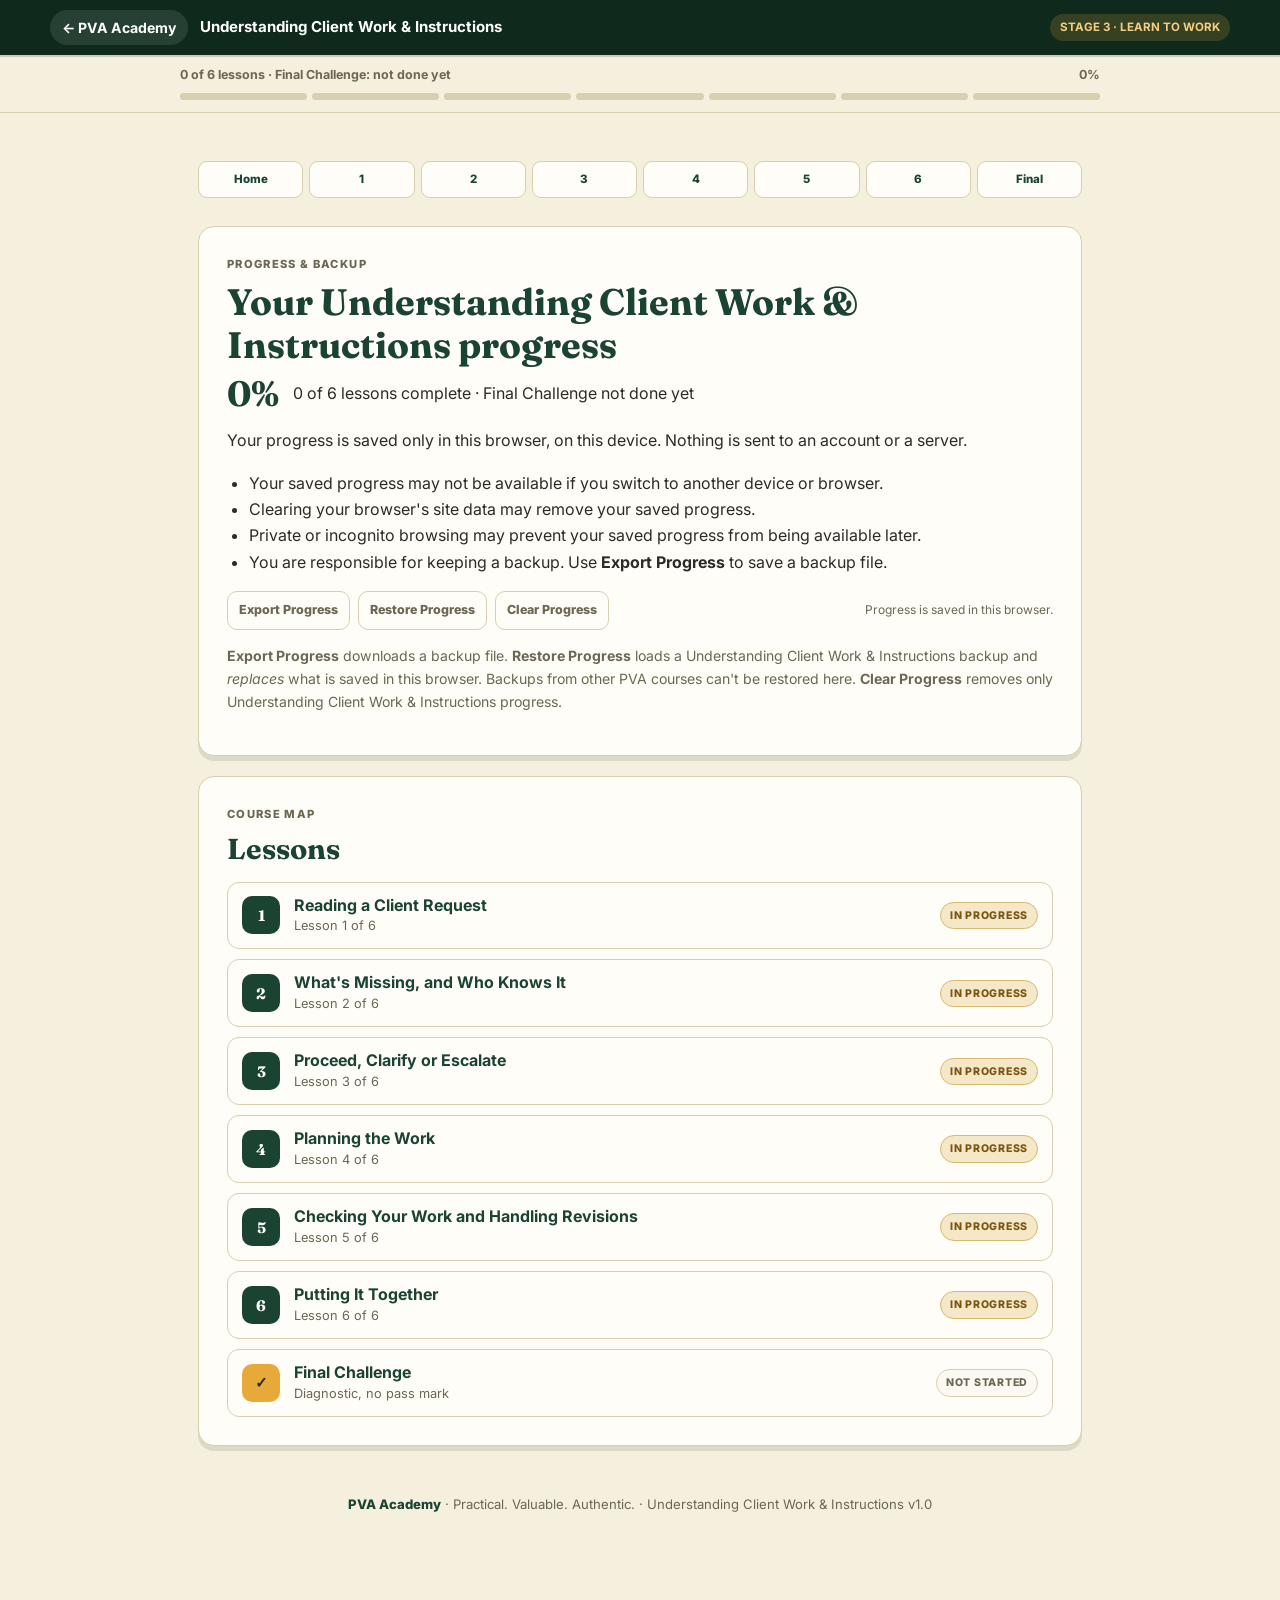
<file: public/progress/index.html>
<!doctype html>
<html lang="en">
<head>
<meta charset="utf-8">
<meta name="viewport" content="width=device-width, initial-scale=1">
<meta name="theme-color" content="#1B4332">
<title>Progress &amp; Backup — Understanding Client Work &amp; Instructions | PVA Academy</title>
<link rel="preconnect" href="https://fonts.googleapis.com">
<link rel="preconnect" href="https://fonts.gstatic.com" crossorigin>
<link href="https://fonts.googleapis.com/css2?family=Fraunces:opsz,wght@9..144,600;9..144,700&family=Inter:wght@400;500;600;700;800&display=swap" rel="stylesheet">
<link rel="stylesheet" href="../shared/course.css">
</head>
<body data-root="../" data-page="progress" data-next-course="https://probinsiyanongva.org/">
<a class="skip-link" href="#main-content">Skip to course content</a>
<header class="route-bar"><div class="route-inner"><a class="home-btn" href="https://probinsiyanongva.org/" aria-label="Back to PVA Academy home page">← PVA Academy</a><div class="route-title"><a href="../">Understanding Client Work &amp; Instructions</a></div><div class="route-tag">STAGE 3 · LEARN TO WORK</div></div></header>
<div class="progress-wrap"><div class="progress-inner"><div class="progress-label"><span id="progressText">Getting started</span><span id="progressPct">0%</span></div><div class="progress-track" id="progressTrack"></div></div></div>
<main id="main-content">
<div class="storage-banner hidden" id="storageBanner" role="status" aria-live="polite"><strong>Progress can't be saved in this browser.</strong><br><span id="storageBannerText">You can continue learning, but your progress may not remain after you close or refresh this page. If you are using private browsing or have blocked site data, try a normal browser window.</span></div>
<nav class="lesson-nav" id="lessonNav" aria-label="Course lessons"></nav>
<section class="card">
<div class="section-label">Progress &amp; backup</div>
<h1 style="font:700 clamp(1.7rem,4vw,2.3rem)/1.15 Fraunces,Georgia,serif;color:var(--green);margin:0 0 10px">Your Understanding Client Work &amp; Instructions progress</h1>
<div class="progress-summary"><span class="big-pct" id="homePct">0%</span><span id="homeSummary">0 of 6 lessons complete</span></div>
<p>Your progress is saved only in this browser, on this device. Nothing is sent to an account or a server.</p>
<ul>
<li>Your saved progress may not be available if you switch to another device or browser.</li>
<li>Clearing your browser's site data may remove your saved progress.</li>
<li>Private or incognito browsing may prevent your saved progress from being available later.</li>
<li>You are responsible for keeping a backup. Use <strong>Export Progress</strong> to save a backup file.</li>
</ul>
<div class="progress-tools"><button class="btn subtle" type="button" id="exportBtn">Export Progress</button><button class="btn subtle" type="button" id="restoreBtn">Restore Progress</button><button class="btn subtle" type="button" id="clearBtn">Clear Progress</button><span class="save-state" data-save-state>Progress is saved in this browser.</span><input id="restoreFile" type="file" accept="application/json,.json" hidden></div>
<p class="small"><strong>Export Progress</strong> downloads a backup file. <strong>Restore Progress</strong> loads a Understanding Client Work &amp; Instructions backup and <em>replaces</em> what is saved in this browser. Backups from other PVA courses can't be restored here. <strong>Clear Progress</strong> removes only Understanding Client Work &amp; Instructions progress.</p>
</section>
<section class="card"><div class="section-label">Course map</div><h2>Lessons</h2><ul class="lesson-list" id="lessonList"><li><a class="lesson-row" data-lesson="lesson-1" href="../lesson-1/"><span class="lesson-num">1</span><span class="row-text"><span class="row-title">Reading a Client Request</span><span class="row-sub">Lesson 1 of 6</span></span><span class="stamp" data-stamp>Not started</span></a></li><li><a class="lesson-row" data-lesson="lesson-2" href="../lesson-2/"><span class="lesson-num">2</span><span class="row-text"><span class="row-title">What&#x27;s Missing, and Who Knows It</span><span class="row-sub">Lesson 2 of 6</span></span><span class="stamp" data-stamp>Not started</span></a></li><li><a class="lesson-row" data-lesson="lesson-3" href="../lesson-3/"><span class="lesson-num">3</span><span class="row-text"><span class="row-title">Proceed, Clarify or Escalate</span><span class="row-sub">Lesson 3 of 6</span></span><span class="stamp" data-stamp>Not started</span></a></li><li><a class="lesson-row" data-lesson="lesson-4" href="../lesson-4/"><span class="lesson-num">4</span><span class="row-text"><span class="row-title">Planning the Work</span><span class="row-sub">Lesson 4 of 6</span></span><span class="stamp" data-stamp>Not started</span></a></li><li><a class="lesson-row" data-lesson="lesson-5" href="../lesson-5/"><span class="lesson-num">5</span><span class="row-text"><span class="row-title">Checking Your Work and Handling Revisions</span><span class="row-sub">Lesson 5 of 6</span></span><span class="stamp" data-stamp>Not started</span></a></li><li><a class="lesson-row" data-lesson="lesson-6" href="../lesson-6/"><span class="lesson-num">6</span><span class="row-text"><span class="row-title">Putting It Together</span><span class="row-sub">Lesson 6 of 6</span></span><span class="stamp" data-stamp>Not started</span></a></li><li><a class="lesson-row final" data-lesson="final-challenge" href="../final-challenge/"><span class="lesson-num">✓</span><span class="row-text"><span class="row-title">Final Challenge</span><span class="row-sub">Diagnostic, no pass mark</span></span><span class="stamp" data-stamp>Not started</span></a></li></ul></section>
<footer><span class="footer-mark">PVA Academy</span> · Practical. Valuable. Authentic. · Understanding Client Work &amp; Instructions v1.0</footer>
</main>
<script src="../shared/progress.js"></script>
<script src="../shared/home.js"></script>
</body>
</html>
</file>
<file: public/shared/course.css>
/* PVA Academy — VA Foundations
   Design tokens and components are taken from the Document Basics
   Foundation Module (pva-document-basics/index.html) so both modules
   read as one family. Additions for multi-page lessons, activities,
   Quick Checks and the Final Assessment are marked "VAF". */

:root{--green:#1B4332;--green-dark:#0F2A1D;--green-soft:#E4EEE7;--cream:#F5EFDD;--cream-deep:#EDE4CB;--card:#FFFDF7;--yellow:#E8A93B;--yellow-deep:#C98A1E;--charcoal:#2B2B27;--muted:#6B6754;--line:#D8CEB0;--olive:#788B43;--radius:16px;--shadow:0 5px 0 rgba(27,67,50,.12);--red:#9B3D2E;--red-soft:#F6E3DC}

*{box-sizing:border-box}
html{scroll-behavior:smooth}
body{margin:0;background:var(--cream);color:var(--charcoal);font-family:Inter,system-ui,sans-serif;line-height:1.65;-webkit-font-smoothing:antialiased;overflow-x:hidden}
button,a,input,textarea{font:inherit}
a{color:var(--green)}
:focus-visible{outline:3px solid var(--yellow);outline-offset:3px}
.skip-link{position:absolute;left:10px;top:-50px;background:var(--green);color:#fff;padding:10px 14px;border-radius:0 0 10px 10px;z-index:100}
.skip-link:focus{top:0}

/* Route bar */
.route-bar{position:sticky;top:0;z-index:50;background:var(--green-dark);color:#fff;padding:10px 18px;box-shadow:0 2px 0 rgba(15,42,29,.18)}
.route-inner{width:100%;max-width:1180px;margin:auto;display:flex;align-items:center;gap:12px;min-width:0}
.home-btn{color:#fff;text-decoration:none;font-size:.88rem;font-weight:700;background:rgba(255,255,255,.1);padding:6px 12px;border-radius:20px;white-space:nowrap}
.home-btn:hover{background:rgba(255,255,255,.18)}
.route-title{font-weight:700;font-size:.94rem;white-space:nowrap;overflow:hidden;text-overflow:ellipsis;flex:1;min-width:0}
.route-title a{color:#fff;text-decoration:none}
.route-tag{font-size:.72rem;font-weight:700;background:rgba(232,169,59,.18);color:#F4CF83;padding:4px 10px;border-radius:20px;white-space:nowrap}

/* Progress bar */
.progress-wrap{background:var(--cream);border-bottom:1px solid var(--line);padding:10px 18px 12px;position:sticky;top:45px;z-index:40}
.progress-inner{max-width:920px;margin:auto}
.progress-label{display:flex;justify-content:space-between;align-items:baseline;gap:10px;font-size:.78rem;color:var(--muted);font-weight:700;margin-bottom:7px}
.progress-track{display:flex;gap:5px}
.progress-seg{flex:1;height:7px;border-radius:6px;background:var(--line)}
.progress-seg.done{background:var(--olive)}
.progress-seg.current{background:var(--yellow)}

main{max-width:920px;margin:auto;padding:30px 18px 90px}
.course-header{position:relative;background:var(--green);color:#fff;border-radius:18px;padding:38px 38px 34px;margin-bottom:22px;box-shadow:var(--shadow);overflow:hidden}
.course-header:after{content:"";position:absolute;width:180px;height:180px;border:2px solid rgba(255,255,255,.08);border-radius:50%;right:-65px;top:-65px}
.eyebrow{text-transform:uppercase;letter-spacing:.12em;font-size:.72rem;font-weight:800;color:#CFE3D8;margin-bottom:10px}
.course-header h1{font:700 clamp(2.2rem,5vw,3.5rem)/1.05 Fraunces,Georgia,serif;margin:0 0 12px;color:#fff}
.course-header p{max-width:720px;margin:0;color:#EAF4EF;font-size:1.02rem}
.meta-row{display:flex;flex-wrap:wrap;gap:8px;margin-top:22px}
.meta-chip{border:1px solid rgba(255,255,255,.2);background:rgba(255,255,255,.08);padding:5px 10px;border-radius:999px;font-size:.75rem;font-weight:700;color:#F7F3E8}

.card{background:var(--card);border:1px solid var(--line);border-radius:var(--radius);padding:28px;margin:20px 0;box-shadow:var(--shadow)}
h2,h3,h4{font-family:Fraunces,Georgia,serif;color:var(--green)}
h2{font-size:1.8rem;line-height:1.2;margin:0 0 15px}
h3{font-size:1.35rem;line-height:1.25;margin:28px 0 8px}
h4{font-size:1.15rem;line-height:1.25;margin:22px 0 7px}
.lead{font-size:1.05rem}
.small{font-size:.88rem;color:var(--muted)}
.section-label{font-size:.7rem;letter-spacing:.12em;text-transform:uppercase;color:var(--muted);font-weight:800;margin-bottom:8px}
.folder-tab{display:inline-block;background:var(--cream-deep);color:var(--green);font-size:.72rem;font-weight:800;text-transform:uppercase;letter-spacing:.08em;padding:6px 11px;border-radius:8px 8px 3px 3px;margin-bottom:13px}

.callout{border-left:5px solid var(--yellow);background:#F4E8C8;padding:16px 19px;border-radius:0 12px 12px 0;margin:20px 0}
.tip{background:var(--green-soft);border:1px solid #C9DED1;padding:16px 19px;border-radius:12px;margin:20px 0}
.key-idea{background:var(--cream-deep);border:1px solid var(--line);padding:18px;border-radius:14px;margin:20px 0}
.hero-actions{display:flex;flex-wrap:wrap;gap:10px;margin-top:20px}
.btn{display:inline-block;border:0;border-radius:10px;padding:11px 16px;background:var(--green);color:#fff;font-weight:800;cursor:pointer;box-shadow:0 2px 0 rgba(15,42,29,.2);text-decoration:none;text-align:center}
.btn:disabled{opacity:.5;cursor:default}
.btn.secondary{background:var(--card);color:var(--green);border:1px solid var(--green);box-shadow:none}
.btn.gold{background:var(--yellow);color:var(--charcoal);box-shadow:0 2px 0 var(--yellow-deep)}
.btn.subtle{background:var(--card);color:var(--muted);border:1px solid var(--line);box-shadow:none}
.btn.subtle:disabled{opacity:.55;cursor:default}
.btn.small-btn{font-size:.8rem;padding:8px 12px}

/* Lesson head (Document Basics) */
.lesson-head{display:flex;gap:16px;align-items:flex-start;margin-bottom:18px}
.lesson-num{flex:0 0 48px;height:48px;border-radius:12px;background:var(--green);color:#fff;display:grid;place-items:center;font:700 1.05rem Fraunces,Georgia,serif}
.lesson-title-wrap{min-width:0;flex:1}
.lesson-title-wrap h1{font:700 clamp(1.7rem,4vw,2.3rem)/1.15 Fraunces,Georgia,serif;color:var(--green);margin:0 0 6px}
.done-stamp{display:none;align-items:center;background:var(--green-soft);color:var(--green);border:1px solid #BCD4C4;border-radius:999px;padding:5px 9px;font-size:.7rem;font-weight:800;text-transform:uppercase;letter-spacing:.06em}
.is-done .done-stamp{display:inline-flex}
.is-done .lesson-num{background:var(--olive)}

.activity-title,.answer-title,.takeaway-title,.connection-title{margin:24px 0 10px;padding:10px 13px;border-radius:10px;font-weight:800;font-size:.8rem;text-transform:uppercase;letter-spacing:.08em}
.activity-title{background:#FBF7EA;border:1px dashed #C7BA91;color:var(--green)}
.check-title{background:var(--green-soft);border:1px solid #C9DED1;color:var(--green)}
.takeaway-title{background:var(--green);color:#fff}
.connection-title{border-left:4px solid var(--yellow);background:#F4E8C8;color:var(--green)}

table{width:100%;border-collapse:collapse;margin:0}
th,td{border:1px solid var(--line);padding:10px 12px;text-align:left;vertical-align:top}
th{background:var(--green);color:#fff}
tr:nth-child(even) td{background:#FBF9F1}
ul,ol{padding-left:1.35rem}
blockquote{margin:18px 0;padding:14px 18px;background:#FBF9F1;border:1px solid var(--line);border-left:4px solid var(--green);border-radius:0 12px 12px 0;color:var(--charcoal)}
blockquote p{margin:.3em 0}
hr{border:0;border-top:1px solid var(--line);margin:26px 0}

.lesson-footer{display:flex;justify-content:space-between;align-items:center;gap:12px;border-top:1px solid var(--line);margin-top:26px;padding-top:18px}
.lesson-footer .footer-actions{display:flex;flex-wrap:wrap;gap:8px}
.next-hint{font-size:.8rem;color:var(--muted)}
.lesson-nav{display:grid;grid-template-columns:repeat(9,minmax(0,1fr));gap:6px;margin:18px 0 28px}
.lesson-nav a{border:1px solid var(--line);background:var(--card);color:var(--green);border-radius:9px;padding:8px 5px;font-size:.72rem;font-weight:800;text-align:center;text-decoration:none}
.lesson-nav a.done{background:var(--green-soft);border-color:#BCD4C4}
.lesson-nav a.current{border-color:var(--yellow);box-shadow:0 0 0 2px rgba(232,169,59,.16)}
.lesson-nav a[aria-current="page"]{background:var(--green);color:#fff;border-color:var(--green)}

.hidden{display:none!important}
.storage-banner{background:#F4E8C8;border:1px solid #D8B86A;border-left:5px solid var(--yellow-deep);padding:14px 16px;border-radius:0 12px 12px 0;margin:18px 0}
.storage-banner strong{color:var(--green)}
.progress-tools{display:flex;flex-wrap:wrap;gap:8px;margin:10px 0 6px}
.progress-tools .btn{font-size:.78rem;padding:8px 11px}
.save-state{font-size:.75rem;color:var(--muted);margin-left:auto;align-self:center}
.before-start{background:var(--green-soft);border:1px solid #C9DED1;padding:18px 20px;border-radius:14px;margin:0 0 20px}
.before-start h2{margin-top:0;font-size:1.25rem}
.choice-group{display:grid;gap:7px;margin:10px 0}
.choice{display:flex;gap:9px;align-items:flex-start;padding:9px 11px;border:1px solid var(--line);border-radius:9px;background:#FBF9F1;cursor:pointer}
.choice:hover{background:var(--green-soft)}
.choice input{margin-top:5px;accent-color:var(--green);flex:0 0 auto}
.completion{background:var(--card);border:2px solid var(--yellow);border-radius:18px;padding:42px 30px;text-align:center;box-shadow:var(--shadow);margin:20px 0}
.completion:before{content:"COMPLETION";display:inline-block;color:var(--green);background:var(--cream-deep);padding:5px 10px;border-radius:999px;font-size:.68rem;font-weight:800;letter-spacing:.1em;margin-bottom:12px}
.completion-icon{font-size:3rem;color:var(--green)}
.completion h2{font-size:2.1rem}
.completion-card-note{max-width:620px;margin:20px auto;background:var(--cream-deep);border:1px solid var(--line);padding:16px;border-radius:12px;text-align:left}
.completion .hero-actions{justify-content:center}
footer{text-align:center;color:var(--muted);font-size:.82rem;padding:28px 0}
.footer-mark{font-weight:800;color:var(--green)}

/* ===== VAF additions ===== */
.table-wrap{overflow-x:auto;margin:18px 0;border-radius:10px;-webkit-overflow-scrolling:touch}
.table-wrap table{min-width:420px}
.lesson-body > h2{font-size:1.55rem;margin:34px 0 10px;padding-top:6px}
.lesson-body > h2:first-child{margin-top:4px}
.lesson-body p{margin:.7em 0}

/* stamps on course map */
.stamp{display:inline-flex;align-items:center;border-radius:999px;padding:4px 9px;font-size:.66rem;font-weight:800;text-transform:uppercase;letter-spacing:.07em;border:1px solid var(--line);background:#FBF9F1;color:var(--muted);white-space:nowrap}
.stamp.complete{background:var(--green-soft);border-color:#BCD4C4;color:var(--green)}
.stamp.progress{background:#F4E8C8;border-color:#D8B86A;color:#7A5410}
.stamp.passed{background:var(--green);border-color:var(--green);color:#fff}

.lesson-list{list-style:none;padding:0;margin:10px 0 0;display:grid;grid-template-columns:minmax(0,1fr);gap:10px}
.lesson-list li{min-width:0}
.lesson-row{display:flex;align-items:center;gap:14px;background:var(--card);border:1px solid var(--line);border-radius:12px;padding:12px 14px;text-decoration:none;color:inherit}
.lesson-row:hover{border-color:var(--green)}
.lesson-row .lesson-num{flex:0 0 38px;height:38px;border-radius:10px;font-size:.95rem}
.lesson-row.is-done .lesson-num{background:var(--olive)}
.lesson-row .row-text{flex:1;min-width:0}
.lesson-row .row-title{display:block;font-weight:700;color:var(--green);line-height:1.3}
.lesson-row .row-sub{display:block;font-size:.8rem;color:var(--muted)}
.lesson-row.final .lesson-num{background:var(--yellow);color:var(--charcoal)}

.progress-summary{display:flex;flex-wrap:wrap;align-items:center;gap:14px;margin:6px 0 4px}
.big-pct{font:700 2.2rem/1 Fraunces,Georgia,serif;color:var(--green)}

/* Stage flow (journey / learning map / cycle) */
.flow{list-style:none;padding:0;margin:18px 0;display:grid;gap:0}
.flow li{position:relative;background:var(--card);border:1px solid var(--line);border-radius:12px;padding:13px 16px}
.flow li + li{margin-top:26px}
.flow li + li:before{content:"↓";position:absolute;top:-24px;left:22px;color:var(--olive);font-weight:800}
.flow .flow-name{font-weight:800;color:var(--green);letter-spacing:.04em}
.flow .flow-sub{font-weight:700;color:var(--charcoal)}
.flow .flow-detail{font-size:.9rem;color:var(--muted);margin-top:3px}
.flow li.here{border:2px solid var(--yellow);background:#FFF8E6}
.flow .here-tag{display:inline-block;margin-left:8px;background:var(--yellow);color:var(--charcoal);font-size:.64rem;font-weight:800;letter-spacing:.08em;text-transform:uppercase;padding:2px 8px;border-radius:999px;vertical-align:middle}

/* Activities */
.activity{background:#FBF9F1;border:1px solid var(--line);border-radius:14px;padding:18px 18px 8px;margin:18px 0}
.activity > h2{font-size:1.4rem;margin:0 0 6px}
.act-item{border-top:1px solid var(--line);padding:14px 0}
.act-item:first-of-type{border-top:0}
.act-q{font-weight:700;margin:0 0 6px}
.act-q .q-num{display:inline-block;color:var(--muted);font-size:.72rem;font-weight:800;letter-spacing:.08em;text-transform:uppercase;margin-bottom:2px}
.feedback{display:none;margin-top:8px;padding:10px 12px;border-radius:9px;font-size:.93rem}
.feedback.show{display:block}
.feedback.good{background:var(--green-soft);border:1px solid #C9DED1}
.feedback.try{background:var(--red-soft);border:1px solid #E4C0B4}
.feedback.info{background:var(--cream-deep);border:1px solid var(--line)}
.choice.correct{border-color:var(--green);background:var(--green-soft)}
.choice.wrong{border-color:var(--red);background:var(--red-soft)}
.choice.locked{cursor:default}
.choice-row{display:flex;flex-wrap:wrap;gap:7px;margin:8px 0}
.choice-row .choice{flex:1 1 150px}
.area-reveal{display:none;margin:6px 0 0 30px;font-size:.9rem;color:var(--green)}
.area-reveal.show{display:block}
label.field-label{display:block;font-weight:700;color:var(--green);margin:14px 0 4px}
textarea.response,input.response{width:100%;border:1px solid var(--line);border-radius:10px;padding:10px 12px;background:#fff;color:var(--charcoal);line-height:1.5}
textarea.response{min-height:78px;resize:vertical}
textarea.response:focus,input.response:focus{outline:3px solid rgba(232,169,59,.45);border-color:var(--yellow-deep)}
.saved-note{font-size:.75rem;color:var(--muted);min-height:1.2em;margin:4px 0 0}
.fill-table td{vertical-align:middle}
.fill-table .choice-row{margin:0}
.fill-table .choice{padding:6px 9px;font-size:.88rem}

/* Quick Check */
.quick-check{background:var(--card);border:2px solid #C9DED1;border-radius:16px;padding:22px 22px 10px;margin:30px 0 10px}
.quick-check h2{font-size:1.45rem;margin:0 0 4px}
.qc-meta{font-size:.82rem;color:var(--muted);margin:0 0 6px}
.qc-summary{font-weight:700;color:var(--green);margin:10px 0}

/* Lesson pager */
.pager{display:flex;justify-content:space-between;gap:10px;margin:22px 0 0;flex-wrap:wrap}
.pager a{flex:1 1 220px;display:block;text-decoration:none;background:var(--card);border:1px solid var(--line);border-radius:12px;padding:12px 14px;color:var(--green)}
.pager a:hover{border-color:var(--green)}
.pager .pager-dir{display:block;font-size:.7rem;font-weight:800;text-transform:uppercase;letter-spacing:.08em;color:var(--muted)}
.pager .pager-title{font-weight:700}
.pager a.next{text-align:right}

/* Final assessment */
.assess-progress{font-size:.8rem;font-weight:800;color:var(--muted);letter-spacing:.06em;text-transform:uppercase;margin-bottom:8px}
.q-dots{display:flex;flex-wrap:wrap;gap:5px;margin:0 0 16px}
.q-dot{width:30px;height:30px;border-radius:8px;border:1px solid var(--line);background:#FBF9F1;color:var(--muted);font-size:.75rem;font-weight:800;cursor:pointer;padding:0}
.q-dot.answered{background:var(--green-soft);border-color:#BCD4C4;color:var(--green)}
.q-dot.current{border:2px solid var(--yellow)}
.assess-q{font-size:1.12rem;font-weight:700;color:var(--charcoal);margin:0 0 10px}
.assess-nav{display:flex;justify-content:space-between;gap:10px;flex-wrap:wrap;margin-top:18px}
.result-box{border-radius:14px;padding:22px;margin:10px 0 18px;text-align:center}
.result-box.pass{background:var(--green-soft);border:2px solid var(--olive)}
.result-box.retake{background:#F4E8C8;border:2px solid var(--yellow)}
.result-score{font:700 2.6rem/1 Fraunces,Georgia,serif;color:var(--green);margin:6px 0}
.review-list{list-style:none;padding:0;margin:10px 0}
.review-list li{padding:8px 0;border-top:1px solid var(--line)}
.review-list li:first-child{border-top:0}
.gate-list{margin:8px 0 0}

@media(max-width:760px){
  .route-tag{display:none}
  .progress-wrap{padding:9px 12px}
  .progress-label{font-size:.72rem}
  .progress-track{gap:3px}
  .progress-seg{height:9px}
  main{padding:22px 14px 70px}
  .course-header{padding:29px 23px}
  .card{padding:20px}
  .lesson-head{gap:12px}
  .lesson-num{flex-basis:42px;height:42px}
  .lesson-nav{grid-template-columns:repeat(5,1fr)}
  .lesson-footer{align-items:flex-start;flex-direction:column}
  .completion{padding:34px 18px}
  .progress-tools{display:grid;grid-template-columns:1fr 1fr}
  .save-state{width:100%;margin-left:0;grid-column:1/-1}
  .quick-check,.activity{padding-left:14px;padding-right:14px}
  .pager a.next{text-align:left}
  .lesson-row{gap:10px;padding:10px 11px}
  .lesson-row .stamp{font-size:.6rem;padding:3px 7px}
}
@media print{
  .route-bar,.progress-wrap,.progress-tools,.lesson-nav,.pager,.lesson-footer,.skip-link{display:none!important}
  body{background:#fff}
  .card,.completion{box-shadow:none}
}

/* Computer & Laptop Basics additions (CB), kept for shared components */
span.keys{white-space:nowrap}
kbd{display:inline-block;font:600 .82em/1.3 Inter,system-ui,sans-serif;background:#fff;border:1px solid var(--line);border-bottom-width:2px;border-radius:5px;padding:1px 6px;white-space:nowrap;color:var(--charcoal)}
@media(max-width:760px){
  /* CB: let lesson tables fit the phone screen instead of scrolling sideways */
  .lesson-body .table-wrap table{min-width:0}
  .lesson-body li,.lesson-body p{overflow-wrap:break-word}
  .lesson-body td em{overflow-wrap:anywhere}
  .lesson-body th,.lesson-body td{padding-left:8px;padding-right:8px}
  .lesson-body td kbd{padding:1px 4px}
}
.order-activity .order-pool,.order-activity .order-answer{display:flex;flex-direction:column;gap:8px;margin:10px 0;padding:0;list-style:none}
.order-activity .order-pool button{text-align:left;font:inherit;font-size:.95rem;padding:10px 12px;border:1px solid var(--line);border-radius:9px;background:#FBF9F1;cursor:pointer;color:var(--charcoal)}
.order-activity .order-pool button:hover{border-color:var(--green)}
.order-activity .order-pool button:disabled{opacity:.35;cursor:default}
.order-activity .order-answer li{display:flex;gap:10px;align-items:flex-start;padding:9px 12px;border:1px solid var(--line);border-radius:9px;background:var(--card);font-size:.95rem}
.order-activity .order-answer li .n{font-weight:800;color:var(--green);min-width:1.4em}
.order-activity .order-answer li.right{background:var(--green-soft);border-color:#C9DED1}
.order-activity .order-answer li.wrong{background:var(--red-soft);border-color:#E6C2B6}
.order-activity .order-answer:empty:before{content:"Your order will appear here.";color:var(--muted);font-size:.9rem}
.order-activity .order-label{font-size:.72rem;letter-spacing:.1em;text-transform:uppercase;color:var(--muted);font-weight:800;margin-top:12px}

/* ===== Internet, Email & Google Workspace additions (IW) =====
   Neutral mock screens: simplified drawings of a Google screen, used only where
   recognizing what you see is part of the skill. Not copies of Google's design. */
.mock{margin:16px 0;min-width:0}
.mock-frame{border:1px solid #CFC4A4;border-radius:12px;background:#fff;overflow:hidden;font-size:.9rem;line-height:1.45;box-shadow:0 3px 0 rgba(27,67,50,.08)}
.mock figcaption,.mock .mock-cap{font-size:.75rem;color:var(--muted);margin-top:6px}
.mock-bar{display:flex;align-items:center;gap:10px;padding:8px 12px;background:var(--cream-deep);border-bottom:1px solid var(--line);min-width:0}
.mock-app{font-weight:800;color:var(--green);font-size:.78rem;letter-spacing:.05em;text-transform:uppercase;white-space:nowrap}
.mock-search{flex:1;min-width:0;background:#fff;border:1px solid var(--line);border-radius:999px;padding:3px 12px;color:var(--muted);white-space:nowrap;overflow:hidden;text-overflow:ellipsis;font-size:.85rem}
.mock-search.filled{color:var(--charcoal)}
.avatar{flex:0 0 auto;width:28px;height:28px;border-radius:50%;display:inline-grid;place-items:center;font-weight:800;font-size:.8rem;color:#fff;background:var(--olive);line-height:1}
.mock-bar .avatar{margin-left:auto}
.avatar.big{width:52px;height:52px;font-size:1.3rem}
.av-1{background:#788B43}.av-2{background:#9B3D2E}.av-3{background:#2F6690}.av-4{background:#C98A1E}.av-5{background:#6B4E8A}.av-6{background:#1B4332}
.mock-body{display:flex;min-width:0}
.mock-side{flex:0 0 138px;border-right:1px solid var(--line);padding:8px 0;background:#FBF9F1;font-size:.84rem}
.mock-side span{display:block;padding:4px 12px;color:var(--charcoal)}
.mock-side .on{background:var(--green-soft);font-weight:800;color:var(--green);border-radius:0 999px 999px 0;margin-right:8px}
.mock-main{flex:1;min-width:0}
.mock-path{padding:8px 12px;font-weight:700;color:var(--green);border-bottom:1px solid #EFE8D4;font-size:.86rem}
.mock-list{margin:0;padding:0}
.mock-list .mock-row,.mock-row{display:flex;flex-wrap:wrap;align-items:flex-start;gap:4px 10px;padding:9px 12px;border-top:1px solid #EFE8D4;min-width:0;background:#fff}
.mock-list > :first-child{border-top:0}
.mock .m-from{flex:0 0 118px;min-width:0;overflow-wrap:anywhere;font-weight:600}
.mock .m-text{flex:1 1 180px;min-width:0;overflow-wrap:anywhere}
.mock .m-snip{color:var(--muted)}
.mock .m-date{flex:0 0 auto;margin-left:auto;color:var(--muted);font-size:.8rem;white-space:nowrap}
.mock .unread .m-from,.mock .unread .m-subj{font-weight:800}
.mock .m-att{display:inline-block;margin:4px 6px 0 0;padding:1px 8px;border:1px solid var(--line);border-radius:999px;font-size:.78rem;background:#FBF9F1;color:var(--charcoal)}
.mock .m-tag{display:inline-block;font-size:.66rem;font-weight:800;letter-spacing:.06em;text-transform:uppercase;padding:1px 6px;border-radius:5px;background:var(--cream-deep);color:var(--muted);margin-right:6px;vertical-align:1px}
.ft{flex:0 0 auto;display:inline-grid;place-items:center;min-width:52px;padding:2px 5px;border-radius:5px;font-size:.62rem;font-weight:800;letter-spacing:.05em;color:#fff;background:#6B6754}
.ft-doc{background:#2F6690}.ft-sheet{background:#3E7C4A}.ft-pdf{background:#9B3D2E}.ft-folder{background:#C98A1E;color:#2B2B27}.ft-docx{background:#fff;color:#2F6690;border:1px solid #2F6690}.ft-xlsx{background:#fff;color:#3E7C4A;border:1px solid #3E7C4A}.ft-img{background:#6B4E8A}
.mock .m-name{flex:1 1 150px;min-width:0;overflow-wrap:anywhere;font-weight:600}
.mock .m-owner{flex:0 1 auto;color:var(--muted);font-size:.82rem}
/* pickable rows: the row is the answer choice (same .choice engine as other questions) */
.mock .choice-group{gap:0;margin:0}
.mock label.choice{border:0;border-top:1px solid #EFE8D4;border-radius:0;background:#fff;margin:0;padding:9px 12px;gap:10px}
.mock label.choice:first-child{border-top:0}
.mock label.choice:hover{background:#F6F9F6}
.mock label.choice > span{flex:1;min-width:0;display:flex;flex-wrap:wrap;align-items:flex-start;gap:4px 10px}
.mock label.choice.correct{background:var(--green-soft);box-shadow:inset 4px 0 0 var(--green)}
.mock label.choice.wrong{background:var(--red-soft);box-shadow:inset 4px 0 0 var(--red)}
.mock label.choice:focus-within{outline:3px solid var(--yellow);outline-offset:-3px}
/* email view + compose */
.mock-mail{padding:12px 14px}
.mock-mail .m-subject{font:700 1.05rem/1.3 Fraunces,Georgia,serif;color:var(--charcoal);margin:0 0 8px}
.mock-mail .m-head{display:flex;gap:10px;align-items:flex-start;margin-bottom:8px}
.mock-mail .m-head .m-who{flex:1;min-width:0;overflow-wrap:anywhere;font-size:.86rem}
.mock-mail .m-bodytext p{margin:.4em 0}
.mock-actions{display:flex;flex-wrap:wrap;gap:6px;margin-top:10px}
.mock-actions span{border:1px solid var(--line);border-radius:999px;padding:3px 12px;font-size:.8rem;font-weight:700;color:var(--green);background:#FBF9F1}
.mock-field{display:flex;gap:10px;padding:8px 12px;border-top:1px solid #EFE8D4;min-width:0}
.mock-field:first-child{border-top:0}
.mock .m-label{flex:0 0 64px;color:var(--muted);font-weight:700;font-size:.82rem}
.mock .m-value{flex:1;min-width:0;overflow-wrap:anywhere}
.mock .m-empty{color:#B3AB92}
/* share dialog */
.mock-dialog{padding:14px 16px}
.mock-dialog .m-title{font:700 1.05rem/1.3 Fraunces,Georgia,serif;margin:0 0 10px;color:var(--charcoal);overflow-wrap:anywhere}
.mock-input{border:1px solid var(--line);border-radius:8px;padding:6px 10px;color:var(--muted);margin-bottom:12px;font-size:.86rem}
.mock-sub{font-weight:800;font-size:.8rem;color:var(--charcoal);margin:10px 0 2px}
.mock .m-person{display:flex;gap:10px;align-items:center;min-width:0;flex:1 1 180px}
.mock .m-person .m-who{min-width:0;overflow-wrap:anywhere;font-size:.86rem;line-height:1.3}
.mock .m-role{flex:0 0 auto;margin-left:auto;font-size:.82rem;font-weight:700;color:var(--green);border:1px solid var(--line);border-radius:6px;padding:1px 8px;background:#FBF9F1;white-space:nowrap}
.mock .m-role.plain{border:0;background:none;color:var(--muted)}
.mock-dialog .mock-list .mock-row,.mock-dialog label.choice{padding-left:0;padding-right:0}
.mock-dialog .mock-actions{justify-content:space-between}
/* access page */
.mock-access{padding:22px 18px;text-align:center}
.mock-access .m-big{font:700 1.3rem/1.2 Fraunces,Georgia,serif;color:var(--charcoal);margin:0 0 6px}
.mock-access .m-btn{display:inline-block;margin:10px 0 12px;background:var(--green);color:#fff;border-radius:8px;padding:5px 14px;font-weight:700;font-size:.85rem}
.mock-access .m-signed{font-size:.84rem;color:var(--muted);overflow-wrap:anywhere}
/* account menu */
.mock-account{padding:14px 16px;text-align:center}
.mock-account .m-email{font-size:.86rem;color:var(--muted);overflow-wrap:anywhere}
.mock-account .m-hi{font-weight:700;margin:6px 0 8px}
.mock-account .mock-list{text-align:left;border-top:1px solid #EFE8D4;margin-top:10px}
.mock-account .m-more{font-size:.84rem;color:var(--green);font-weight:700;padding:8px 0 0}
/* search results */
.mock-results{padding:4px 14px 10px}
.mock-result{flex:1;min-width:0}
.mock .m-site{font-size:.78rem;color:var(--muted);overflow-wrap:anywhere}
.mock .m-rtitle{display:block;color:#2F4F8A;font-weight:700;font-size:.98rem;overflow-wrap:anywhere}
.mock .m-rsnip{font-size:.85rem;color:var(--charcoal)}
.mock .m-summary{margin:10px 0 4px;padding:10px 12px;border:1px dashed #C7BA91;border-radius:10px;background:#FBF9F1;font-size:.86rem}
/* document / sheet */
.mock-doc{padding:10px 14px}
.mock-doc .m-docname{display:flex;flex-wrap:wrap;gap:6px 10px;align-items:center;font-weight:700}
.mock-doc .m-badge{font-size:.7rem;font-weight:800;border:1px solid var(--muted);border-radius:4px;padding:0 5px;color:var(--muted)}
.mock-doc .m-status{font-size:.8rem;color:var(--muted);font-weight:400}
.mock-doc .m-menu{display:flex;flex-wrap:wrap;gap:4px 14px;font-size:.82rem;color:var(--charcoal);margin-top:6px}
.mock-sheet{overflow-x:auto}
.mock-sheet table{min-width:0;font-size:.84rem}
.mock-sheet th,.mock-sheet td{padding:5px 8px;border:1px solid #E2DAC2}
.mock-sheet th{background:#F1EEE4;color:var(--muted);font-weight:700;text-align:center}
.mock-sheet tr:nth-child(even) td{background:#fff}
@media(max-width:600px){
  .mock-body{flex-direction:column}
  .mock-side{flex-basis:auto;border-right:0;border-bottom:1px solid var(--line);display:flex;flex-wrap:wrap;gap:2px;padding:6px}
  .mock-side span{padding:2px 8px;border-radius:999px}
  .mock-side .on{border-radius:999px;margin:0}
  .mock-frame{font-size:.85rem}
  .mock .m-label{flex-basis:54px}
  .mock label.choice{padding:8px 10px;gap:8px}
  .mock .mock-field{padding:8px 10px}
  .mock .m-from{flex-basis:100%}
  .mock .m-date{margin-left:0}
}

/* ===== Understanding Client Work & Instructions additions (CW, Part 5 pilot) ===== */
.lesson-nav{grid-template-columns:repeat(8,minmax(0,1fr))}
@media(max-width:760px){.lesson-nav{grid-template-columns:repeat(4,1fr)}}
/* chat-thread mock */
.chat-with{font-size:.84rem;color:var(--muted);font-weight:600;min-width:0;overflow:hidden;text-overflow:ellipsis;white-space:nowrap}
.chat-thread{padding:12px;display:grid;gap:10px;background:#FBF9F1}
.chat-msg{display:flex;gap:9px;align-items:flex-start;min-width:0}
.chat-bubble{background:#fff;border:1px solid #E2DAC2;border-radius:4px 14px 14px 14px;padding:8px 12px;min-width:0;max-width:100%}
.chat-meta{font-size:.78rem;color:var(--muted);margin-bottom:2px}
.chat-meta strong{color:var(--charcoal)}
.chat-text{overflow-wrap:anywhere}
/* annotated message (worked example): the label text carries the meaning, colour is a secondary cue */
.annotated{background:#fff;border:1px solid var(--line);border-radius:12px;padding:12px 16px;margin:14px 0}
.annotated p{margin:.35em 0}
.anno{display:inline-block;font-size:.72rem;font-weight:800;letter-spacing:.03em;border-radius:6px;padding:1px 7px;margin-left:4px;border:1px solid var(--line);background:var(--cream-deep);color:var(--muted);white-space:normal}
.anno-task{background:#E4EEE7;border-color:#BCD4C4;color:var(--green)}
.anno-result{background:#E6EEF5;border-color:#BBD0E2;color:#2F4F6F}
.anno-source{background:#F1ECF6;border-color:#D3C6E2;color:#5A3F7A}
.anno-limit{background:var(--red-soft);border-color:#E4C0B4;color:var(--red)}
.anno-deadline{background:#F4E8C8;border-color:#D8B86A;color:#7A5410}
.anno-question{background:#FFF8E6;border-color:var(--yellow);color:#7A5410}
/* sentence cards in row-layout activities */
.act-row .act-q p{font-weight:600}
.act-row .choice-row{max-width:420px}
/* notice (A2) */
.notice-fb{margin-top:10px}
/* Task Card */
.taskcard{background:#FBF9F1;border:1px solid var(--line);border-radius:14px;padding:18px 18px 10px;margin:18px 0}
.taskcard > h2{font-size:1.4rem;margin:0 0 6px}
.tc-field{margin:0 0 6px}
.tc-field textarea.response{min-height:58px}
.tc-reveal-row{display:flex;flex-wrap:wrap;align-items:center;gap:12px;margin:14px 0 10px}
.tc-anyway{font-size:.85rem;background:none;border:0;padding:0;color:var(--green);text-decoration:underline;cursor:pointer}
.tc-model{margin:14px 0 8px}
.tc-model table{min-width:0}
.tc-model td:first-child{width:28%;font-weight:700}
.tc-check{margin:10px 0 0}
.tc-check-row{border-top:1px solid var(--line);padding:10px 0}
.tc-check-row .act-q{font-weight:600;margin-bottom:4px}
.tc-check-row .choice-row{margin:4px 0 0;max-width:420px}
.tc-closing{margin:10px 0 6px}
/* Part 5, Lesson 2 additions */
.pair-divider{border:0;border-top:2px dashed var(--line);margin:6px 0 4px}
.carry{background:#fff;border:1px solid var(--line);border-left:5px solid var(--olive);border-radius:0 12px 12px 0;padding:12px 16px;margin:14px 0}
.carry .table-wrap{margin:8px 0 4px}
.carry td:first-child{width:28%;font-weight:700}
.carry .carry-value{white-space:pre-wrap;overflow-wrap:anywhere}
@media(max-width:600px){.carry{padding:12px}.carry thead{display:none}.carry table,.carry tbody,.carry tr,.carry td{display:block;width:auto}.carry td:first-child{width:auto;border-bottom:0;padding-bottom:0}.carry td+td{padding-top:4px}}
.mock .m-docline{margin:8px 0 2px;padding:6px 10px;background:#FBF9F1;border:1px solid #EFE8D4;border-radius:6px;font-size:.86rem}
/* Part 5 Lesson 3: two-step items (step 2 sits under step 1, visibly connected) */
.act-step2{border-top:0;margin:-4px 0 0 4px;padding:10px 0 14px 14px;border-left:3px solid var(--olive)}
.act-context{margin:8px 0 10px;color:var(--charcoal)}
/* Part 5 Lesson 4: workable-order feedback */
.order-activity .order-unmet{margin:.4em 0 .6em;padding-left:1.2em}
.order-activity .order-unmet li{margin:.25em 0}
.order-activity .order-model-label{margin:.4em 0 0;font-weight:700}
/* Part 5 Lesson 5: select-all-that-apply */
.multi-items .multi-item{display:grid;grid-template-columns:auto minmax(0,1fr);column-gap:10px;align-items:start}
.multi-items .multi-text,.multi-items .multi-reveal{overflow-wrap:anywhere;min-width:0}
.multi-items .multi-item input{margin-top:4px}
.multi-items .multi-state{grid-column:2;font-size:.72rem;font-weight:800;letter-spacing:.06em;text-transform:uppercase}
.multi-items .multi-state:empty,.multi-items .multi-reveal:empty{display:none}
.multi-items .multi-item.is-key .multi-state{color:var(--red)}
.multi-items .multi-item:not(.is-key) .multi-state{color:var(--green)}
.multi-items .multi-reveal{grid-column:2;display:block;font-size:.88rem;color:var(--charcoal);margin-top:2px}
.mock .m-doctable{overflow-x:auto;margin-top:8px}
.mock .m-doctable table{border-collapse:collapse;font-size:.84rem;min-width:100%}
.mock .m-doctable th,.mock .m-doctable td{border:1px solid #E6DEC6;padding:4px 8px;text-align:left}

.mock .m-doctable td:nth-child(2){overflow-wrap:anywhere}
.mock .m-doctable th{background:#F3EEDD;color:var(--charcoal);font-weight:700}
@media(max-width:600px){.mock .m-doctable table{font-size:.74rem}.mock .m-doctable th,.mock .m-doctable td{padding:3px 4px}}
/* Part 5 Lesson 6: READ / DECIDE / DO / CHECK stage markers (never quizzed) */
.stage-marker{display:flex;flex-wrap:wrap;align-items:baseline;gap:4px 12px;margin:30px 0 4px;padding:10px 0 6px;border-top:3px solid var(--green)}
.stage-marker .stage-label{font-weight:800;letter-spacing:.14em;color:var(--green);font-size:1rem}
.stage-marker .stage-q{color:var(--charcoal);font-size:.98rem}
/* Part 5 Final Challenge: work packet panel, two-part questions, Task Card compare */
.packet .packet-part{border:1px solid var(--line);border-radius:10px;background:#fff;margin:6px 0}
.packet .packet-part>summary{cursor:pointer;padding:10px 12px;font-weight:700;color:var(--green);list-style-position:inside}
.packet .packet-part[open]>summary{border-bottom:1px solid var(--line)}
.packet .packet-body{padding:6px 12px 10px}
.assess-q .assess-qtext{font-weight:700;margin:10px 0 6px}
.fc-part{margin:14px 0 6px}
.fc-tc-table td{vertical-align:top}
.fc-tc-table .fc-mine{white-space:pre-wrap;overflow-wrap:anywhere}
.review-stage{margin:12px 0 2px;letter-spacing:.08em;color:var(--green)}
@media(max-width:600px){
.fc-tc-table thead{display:none}
.fc-tc-table,.fc-tc-table tbody,.fc-tc-table tr,.fc-tc-table td{display:block;width:auto}
.fc-tc-table tr{border-bottom:2px solid var(--line);padding:4px 0}
.fc-tc-table td{border:0;padding:3px 10px}
.fc-tc-table td[data-h]::before{content:attr(data-h);display:block;font-size:.72rem;font-weight:800;letter-spacing:.06em;text-transform:uppercase;color:var(--muted)}
}
.table-wrap table.stage-table{min-width:0}
@media(max-width:600px){.table-wrap table.fc-tc-table{min-width:0}}
</file>
